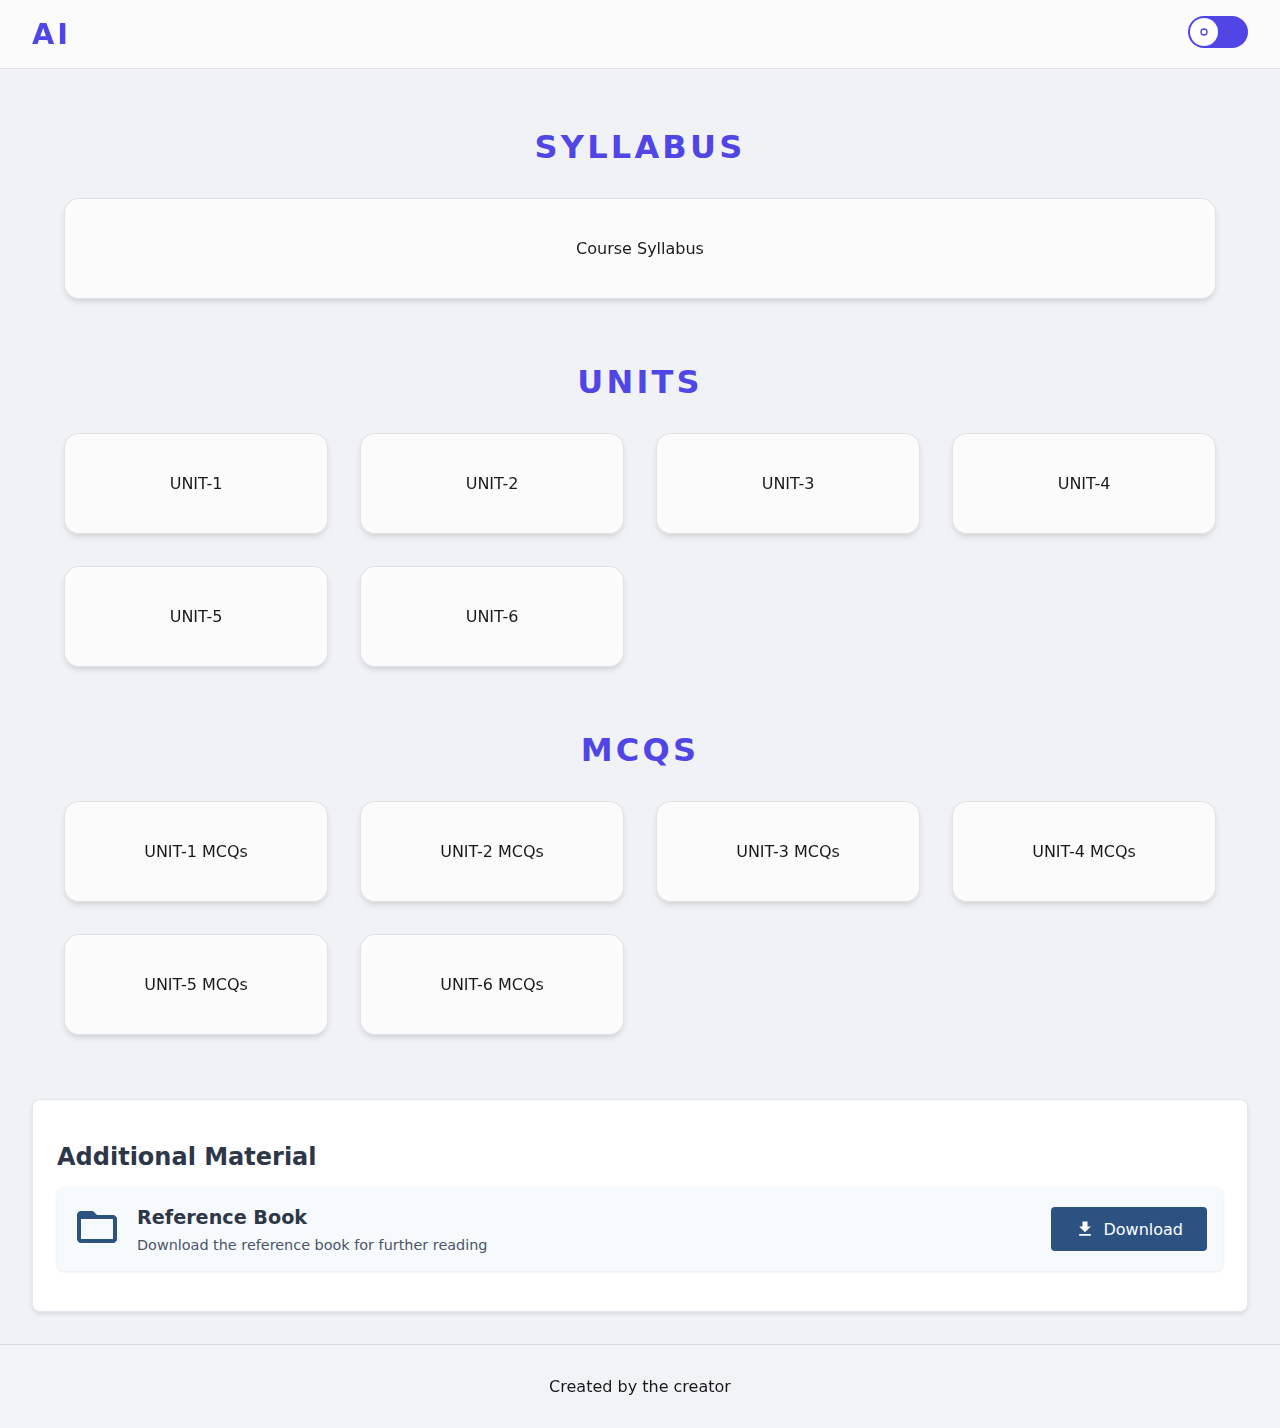
<file: AI/index.html>
<!DOCTYPE html>
<html lang="en">
<head>
    <meta charset="UTF-8">
    <meta name="viewport" content="width=device-width, initial-scale=1.0">
    <title>AI Learning</title>
    <link rel="stylesheet" href="styles.css">
    <style>
        .additional-material {
            margin-top: 2rem;
            padding: 1.5rem;
            background: #ffffff;
            border-radius: 8px;
            box-shadow: 0 2px 4px rgba(0,0,0,0.1);
            border: 1px solid #e2e8f0;
        }

        .additional-material h2 {
            color: #2d3748;
            margin-bottom: 1rem;
            font-size: 1.5rem;
        }

        .download-card {
            display: flex;
            align-items: center;
            padding: 1rem;
            background: #f7fafc;
            border-radius: 8px;
            box-shadow: 0 1px 3px rgba(0,0,0,0.1);
            margin: 1rem 0;
            gap: 1rem;
            transition: background-color 0.3s, box-shadow 0.3s;
        }

        .download-card:hover {
            background-color: #edf2f7;
            box-shadow: 0 2px 6px rgba(0,0,0,0.15);
        }

        .download-icon svg {
            fill: #2c5282;
        }

        .download-info {
            flex-grow: 1;
        }

        .download-info h3 {
            margin: 0 0 0.5rem 0;
            color: #2d3748;
            font-size: 1.2rem;
        }

        .download-info p {
            margin: 0;
            color: #4a5568;
            font-size: 0.9rem;
        }

        .download-button {
            display: inline-flex;
            align-items: center;
            gap: 0.5rem;
            padding: 0.75rem 1.5rem;
            background-color: #2c5282;
            color: white;
            text-decoration: none;
            border-radius: 4px;
            transition: background-color 0.3s;
        }

        .download-button:hover {
            background-color: #1a365d;
        }

        .download-button svg {
            fill: currentColor;
            width: 20px;
            height: 20px;
        }

        @media (prefers-color-scheme: dark) {
            .additional-material {
                background: #2d3748;
                border: 1px solid #4a5568;
            }

            .additional-material h2 {
                color: #f7fafc;
            }

            .download-card {
                background: #1a202c;
            }

            .download-icon svg {
                fill: #90cdf4;
            }

            .download-info h3 {
                color: #f7fafc;
            }

            .download-info p {
                color: #cbd5e0;
            }
        }
    </style>
</head>
<body>
    <header>
        <div class="logo">AI</div>
        <div class="theme-switch">
            <input type="checkbox" id="darkModeToggle" class="theme-switch__input">
            <label for="darkModeToggle" class="theme-switch__label">
                <span class="theme-switch__icon">
                    <svg class="sun-icon" viewBox="0 0 24 24"><path d="M12 15.5a3.5 3.5 0 1 0 0-7 3.5 3.5 0 0 0 0 7zm0 2a5.5 5.5 0 1 1 0-11 5.5 5.5 0 0 1 0 11zm0-15.5V5M12 19v3M4.22 6.22l2.12 2.12M17.66 17.66l2.12 2.12M1 12h3M20 12h3M4.22 17.78l2.12-2.12M17.66 6.34l2.12-2.12"/></svg>
                    <svg class="moon-icon" viewBox="0 0 24 24"><path d="M21 12.79A9 9 0 1 1 11.21 3 7 7 0 0 0 21 12.79z"/></svg>
                </span>
            </label>
        </div>
    </header>

    <main>
        <section class="section-container">
            <h2 class="section-title">Syllabus</h2>
            <div class="units-container">
                <a href="syllabus.html" class="unit-box">Course Syllabus</a>
            </div>
        </section>

        <section class="section-container">
            <h2 class="section-title">Units</h2>
            <div class="units-container">
                <a href="unit1.html" class="unit-box">UNIT-1</a>
                <a href="unit2.html" class="unit-box">UNIT-2</a>
                <a href="unit3.html" class="unit-box">UNIT-3</a>
                <a href="unit4.html" class="unit-box">UNIT-4</a>
                <a href="unit5.html" class="unit-box">UNIT-5</a>
                <a href="unit6.html" class="unit-box">UNIT-6</a>
            </div>
        </section>

        <section class="section-container">
            <h2 class="section-title">MCQs</h2>
            <div class="units-container">
                <a href="mcq1.html" class="unit-box">UNIT-1 MCQs</a>
                <a href="mcq2.html" class="unit-box">UNIT-2 MCQs</a>
                <a href="mcq3.html" class="unit-box">UNIT-3 MCQs</a>
                <a href="mcq4.html" class="unit-box">UNIT-4 MCQs</a>
                <a href="mcq5.html" class="unit-box">UNIT-5 MCQs</a>
                <a href="mcq6.html" class="unit-box">UNIT-6 MCQs</a>
            </div>
        </section>

        <div class="additional-material">
            <h2>Additional Material</h2>
            <div class="download-card">
                <div class="download-icon">
                    <svg viewBox="0 0 24 24" width="48" height="48">
                        <path d="M20 6h-8l-2-2H4c-1.1 0-1.99.9-1.99 2L2 18c0 1.1.9 2 2 2h16c1.1 0 2-.9 2-2V8c0-1.1-.9-2-2-2zm0 12H4V8h16v10z"/>
                    </svg>
                </div>
                <div class="download-info">
                    <h3>Reference Book</h3>
                    <p>Download the reference book for further reading</p>
                </div>
                <a href="book.pdf" download class="download-button">
                    <svg viewBox="0 0 24 24" width="24" height="24">
                        <path d="M19 9h-4V3H9v6H5l7 7 7-7zM5 18v2h14v-2H5z"/>
                    </svg>
                    Download
                </a>
            </div>
        </div>
    </main>

    <footer>
        <p>Created by the creator</p>
    </footer>

    <script src="script.js"></script>
</body>
</html>
</file>
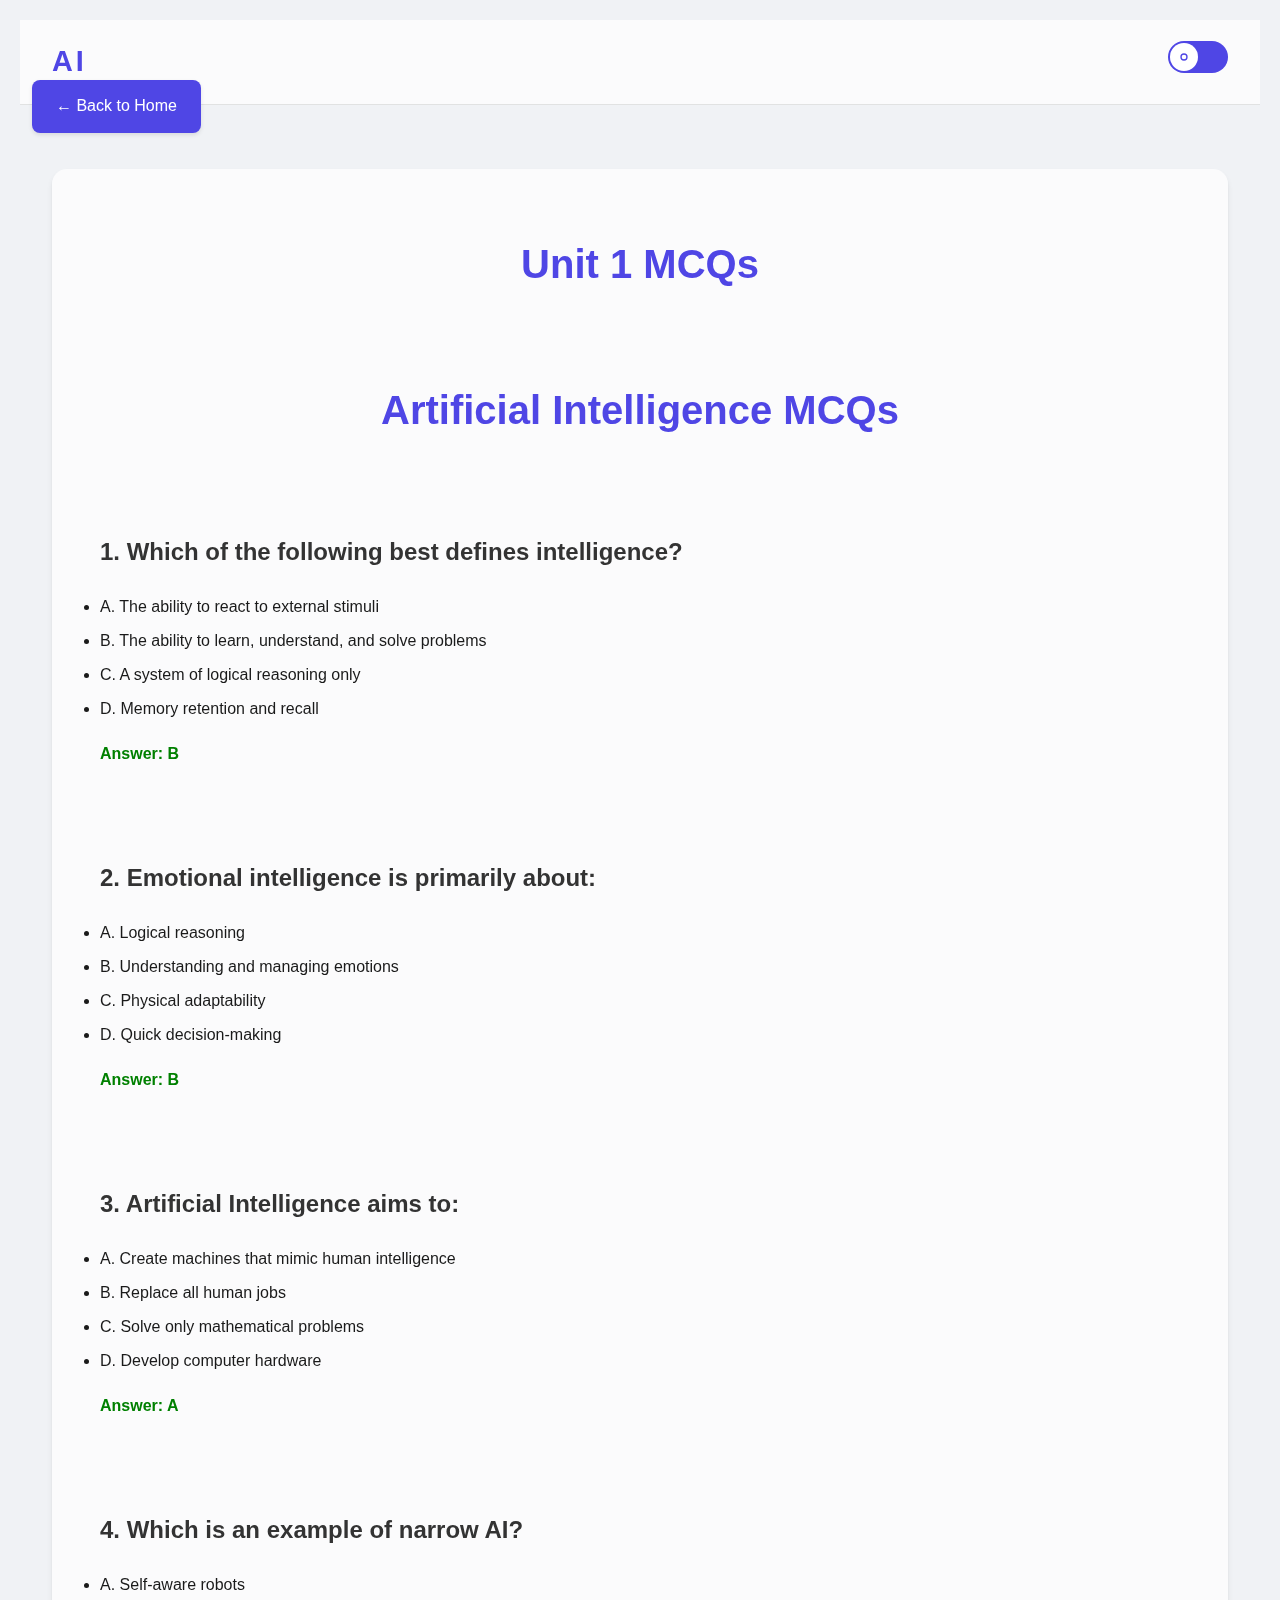
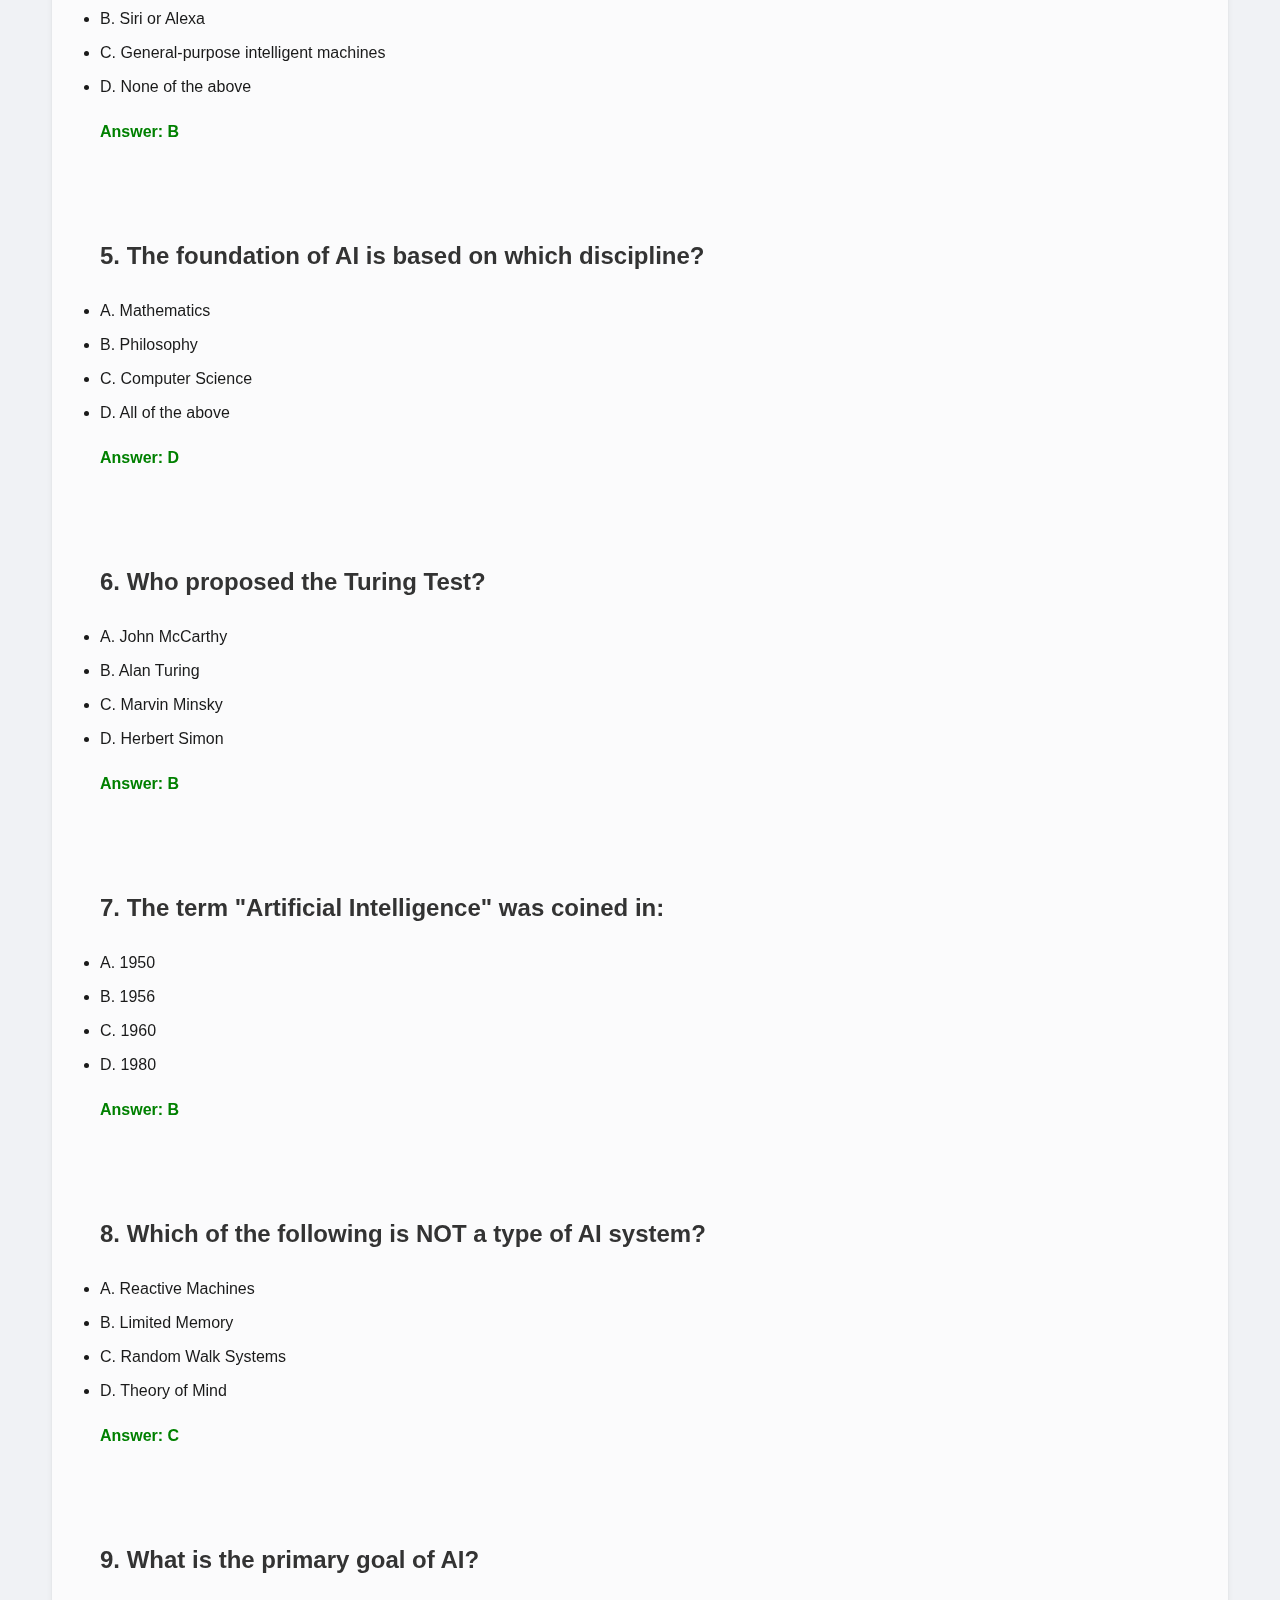
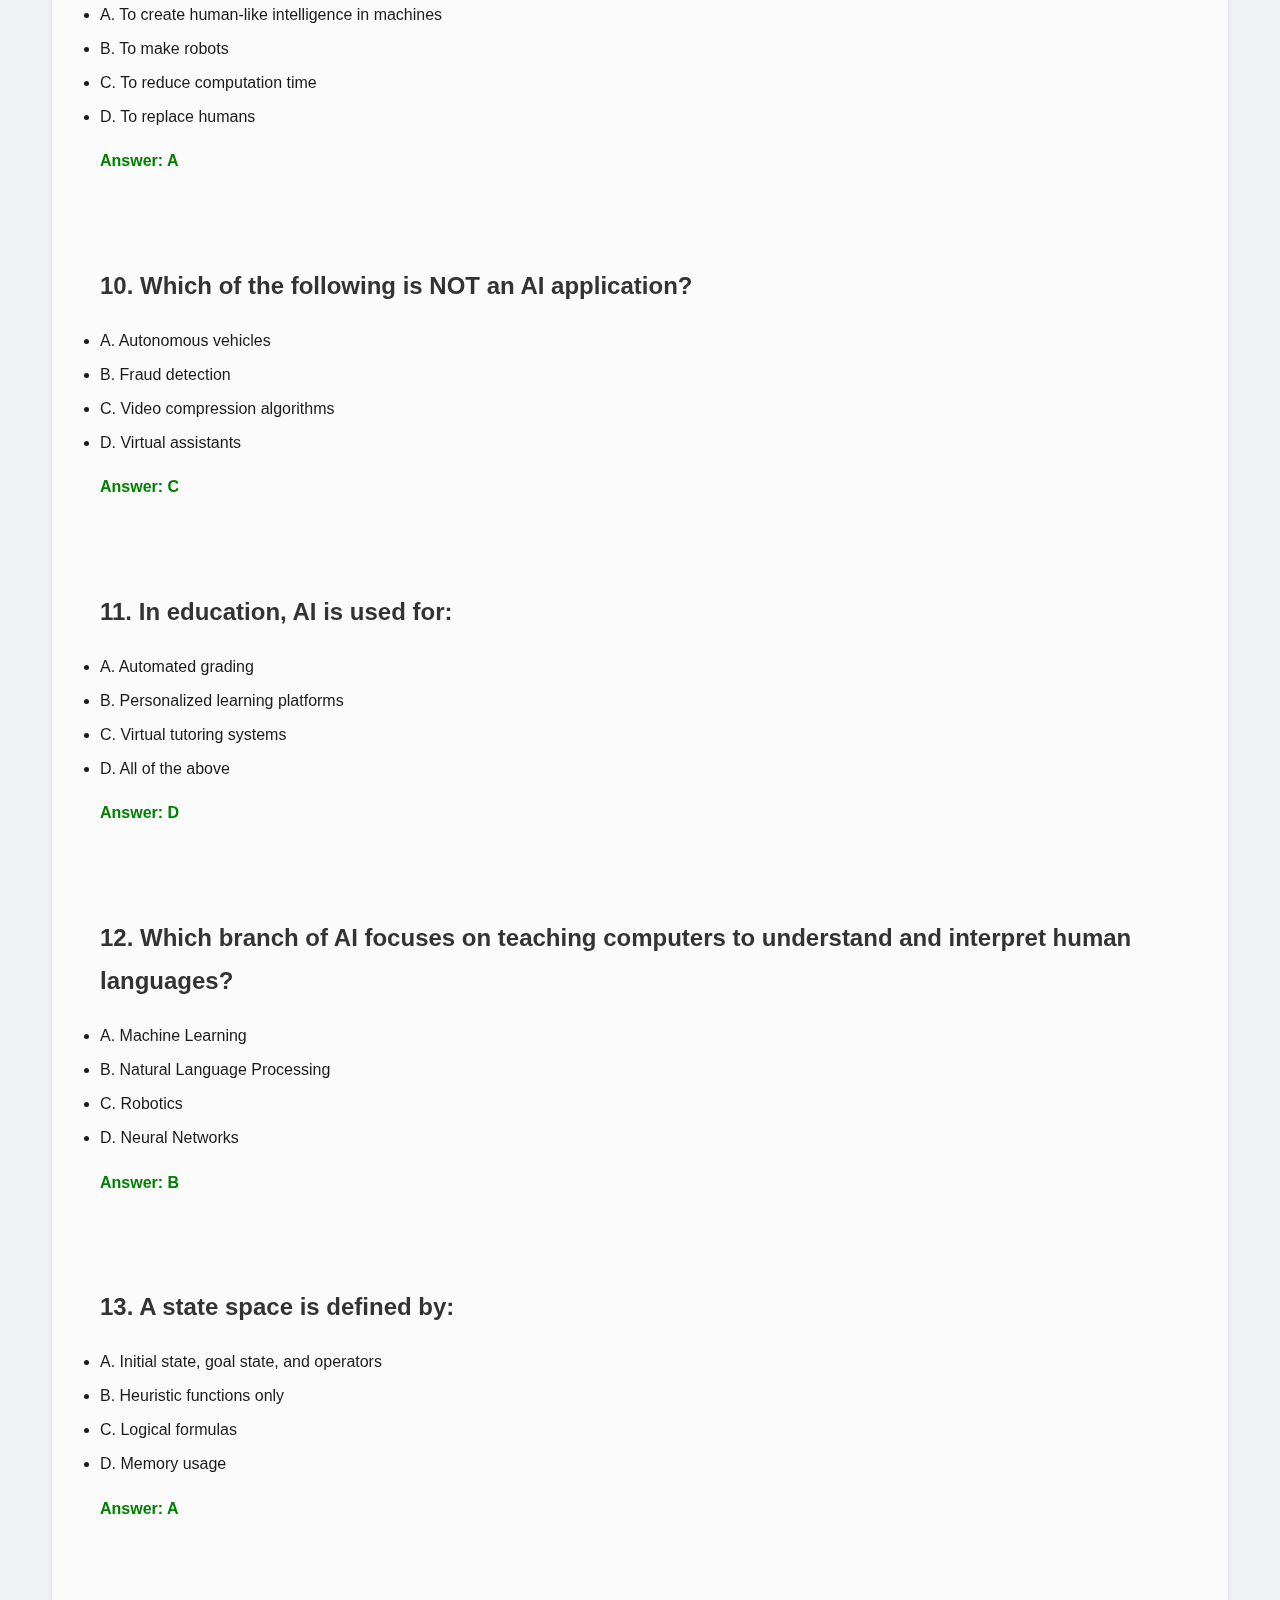
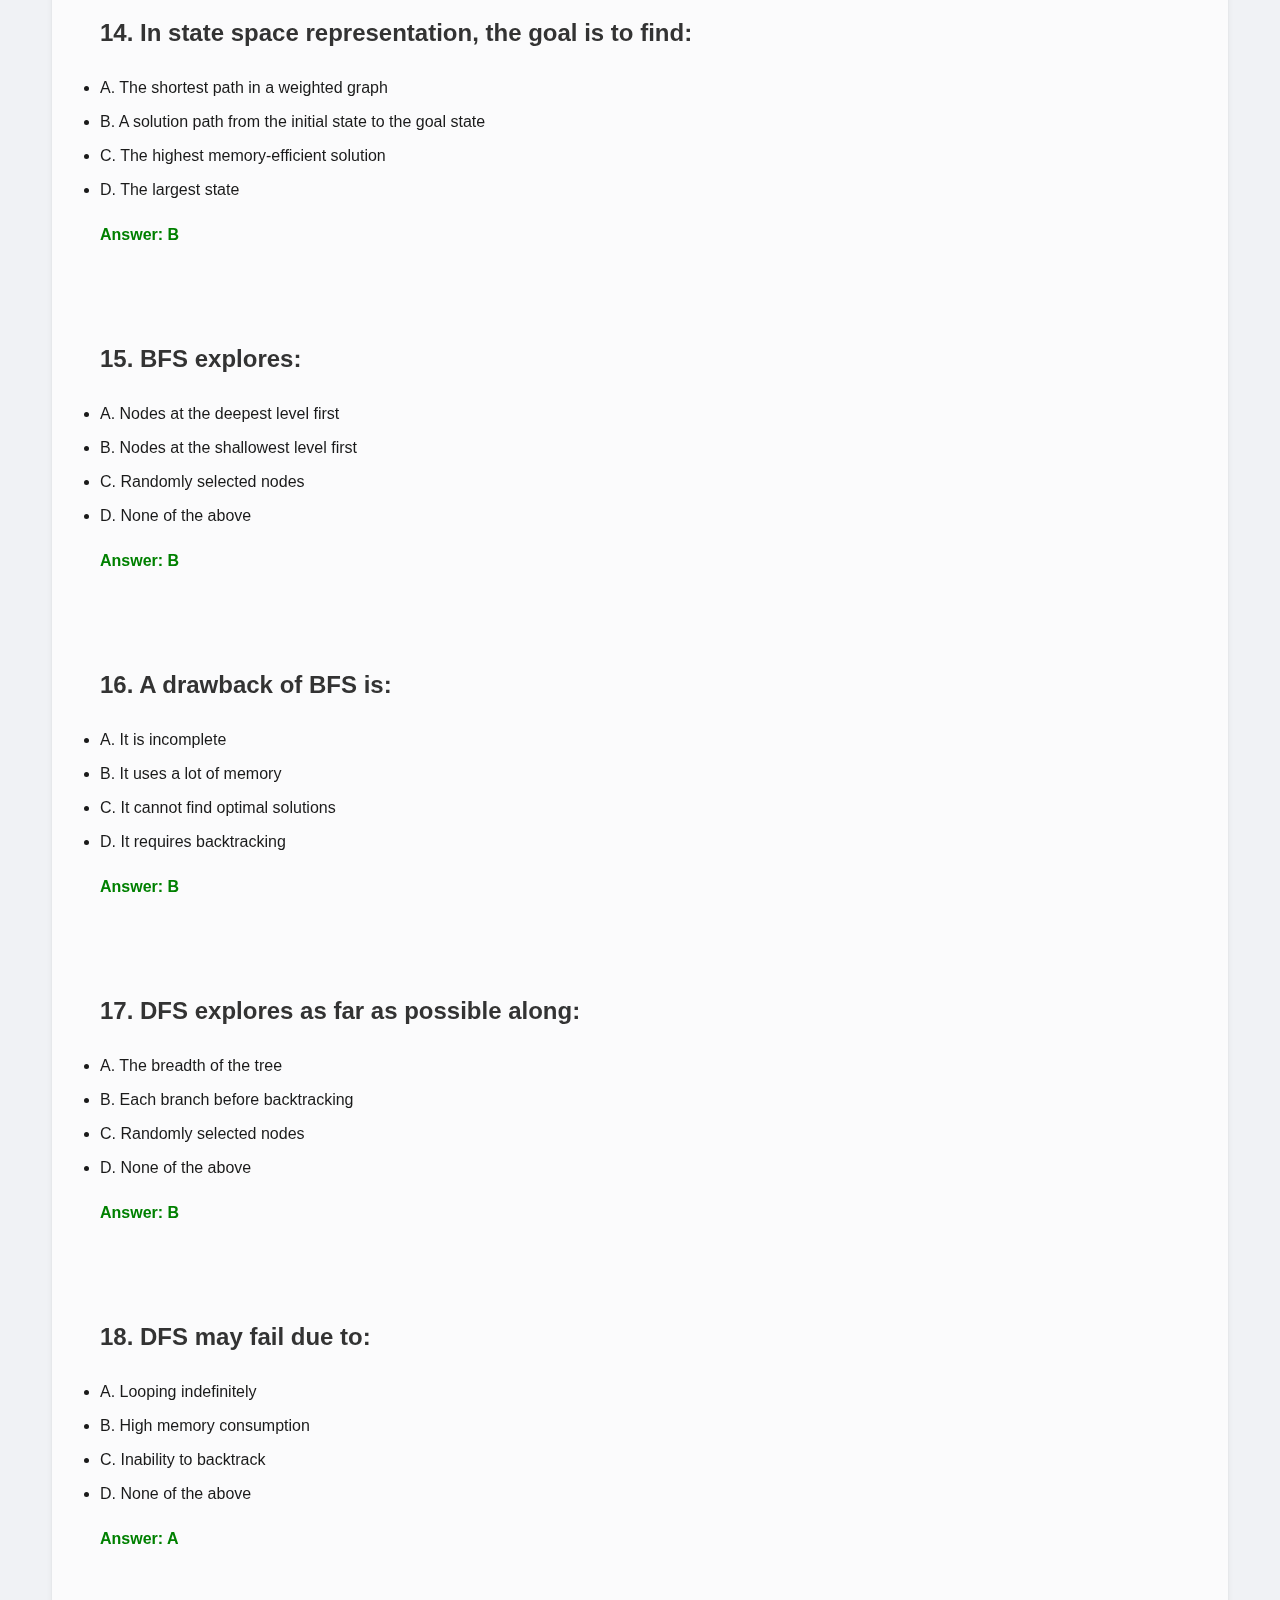
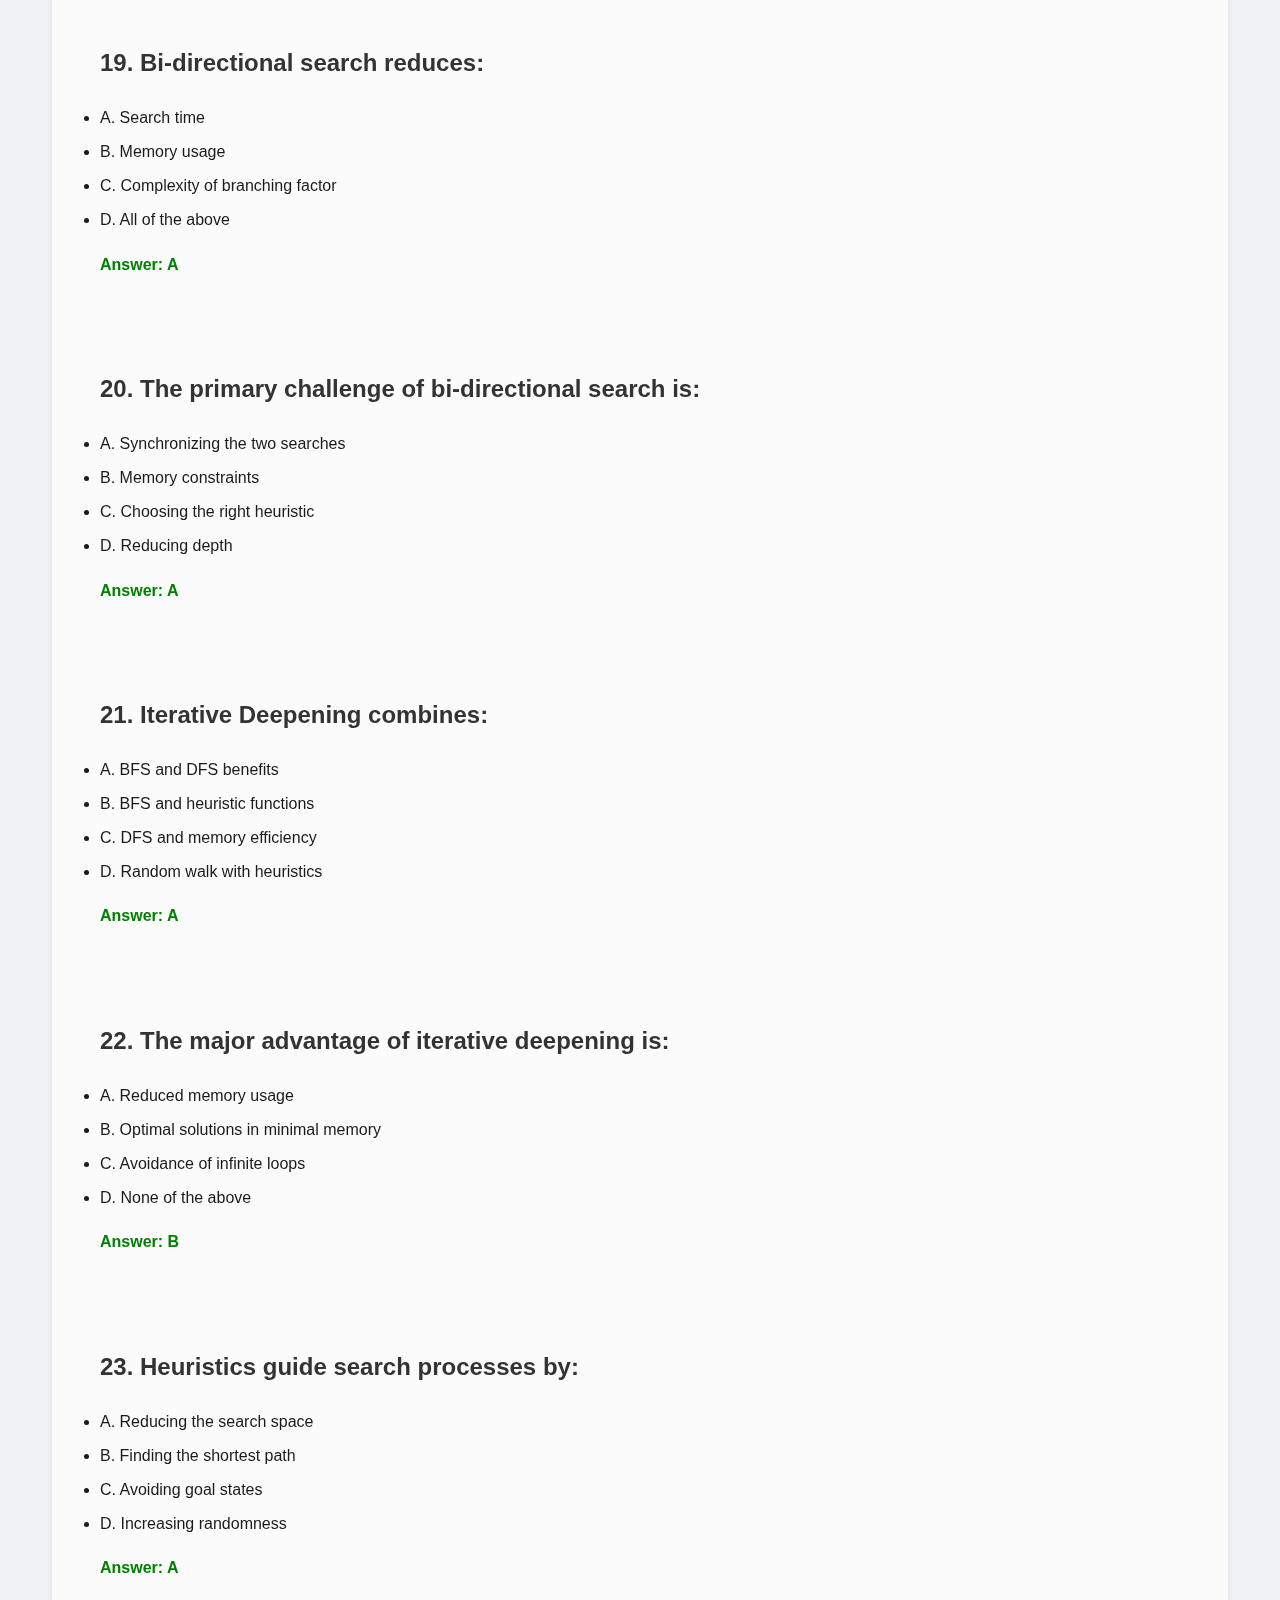
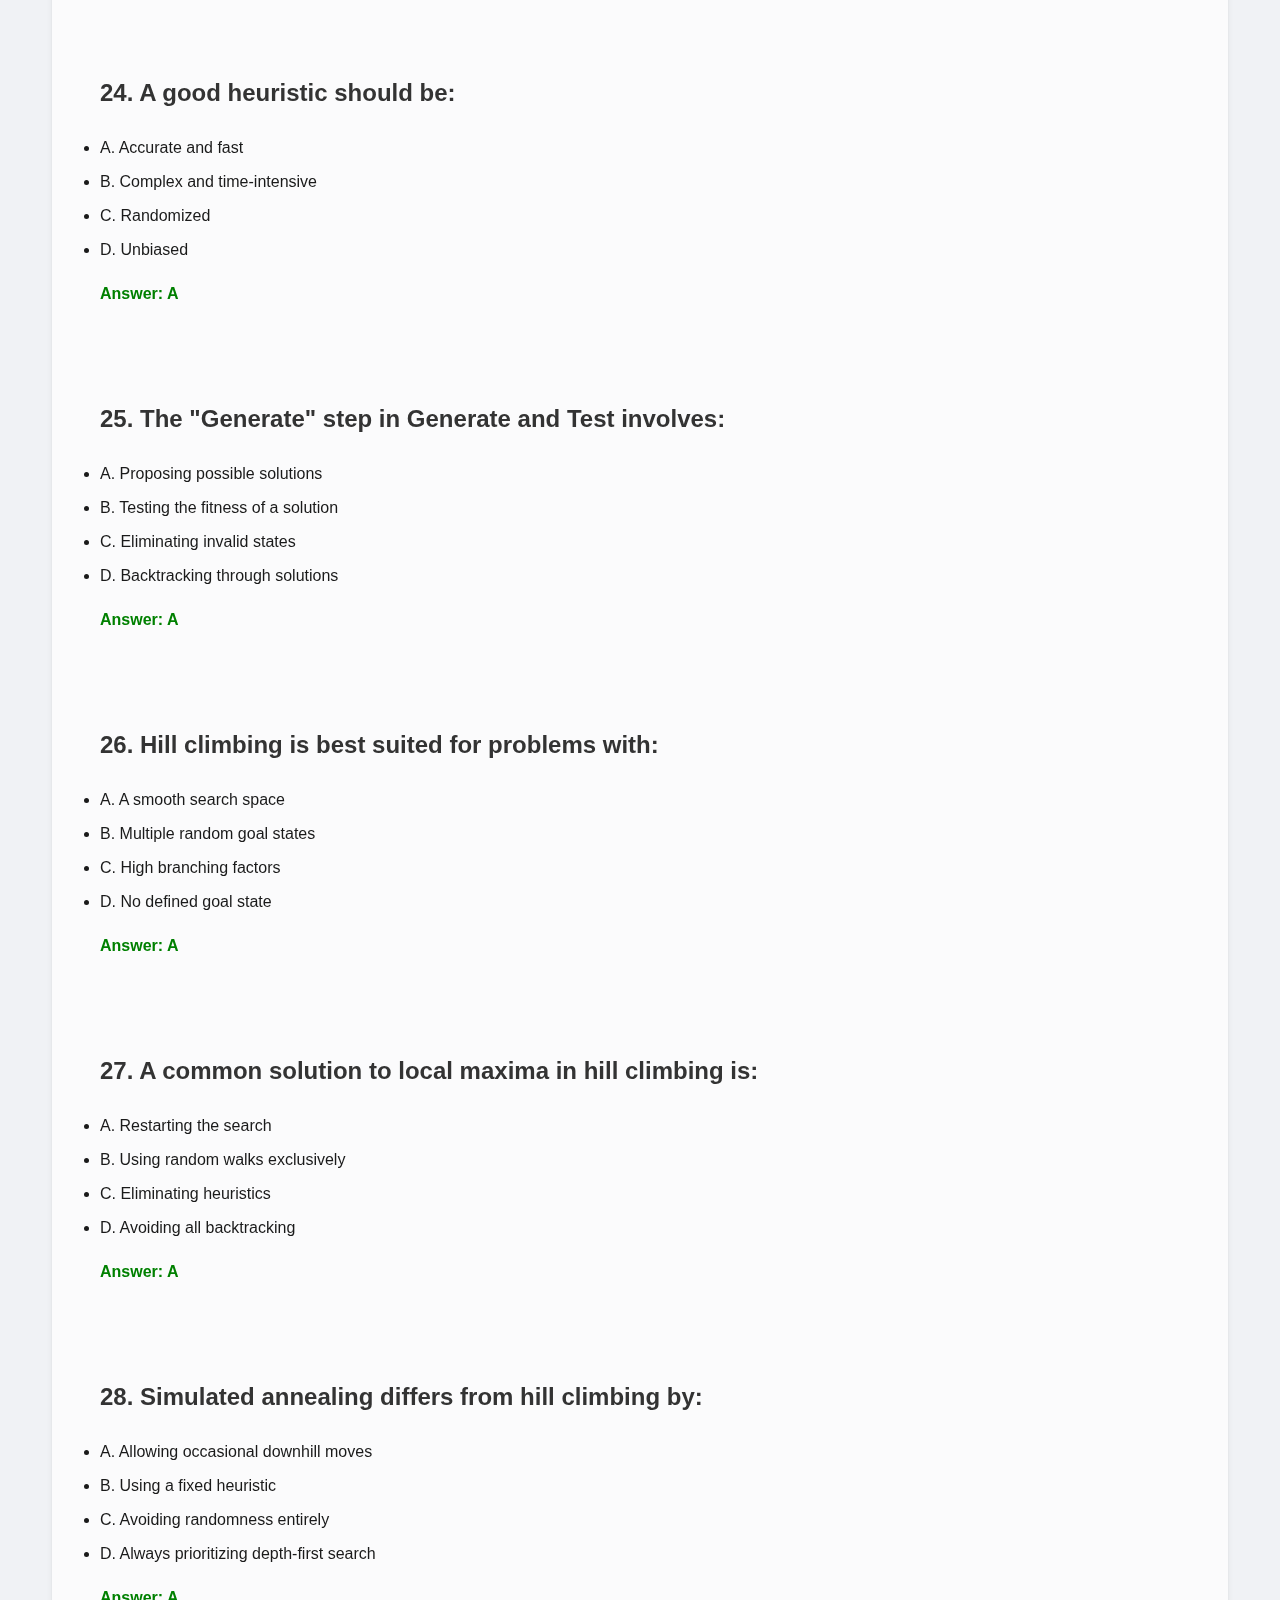
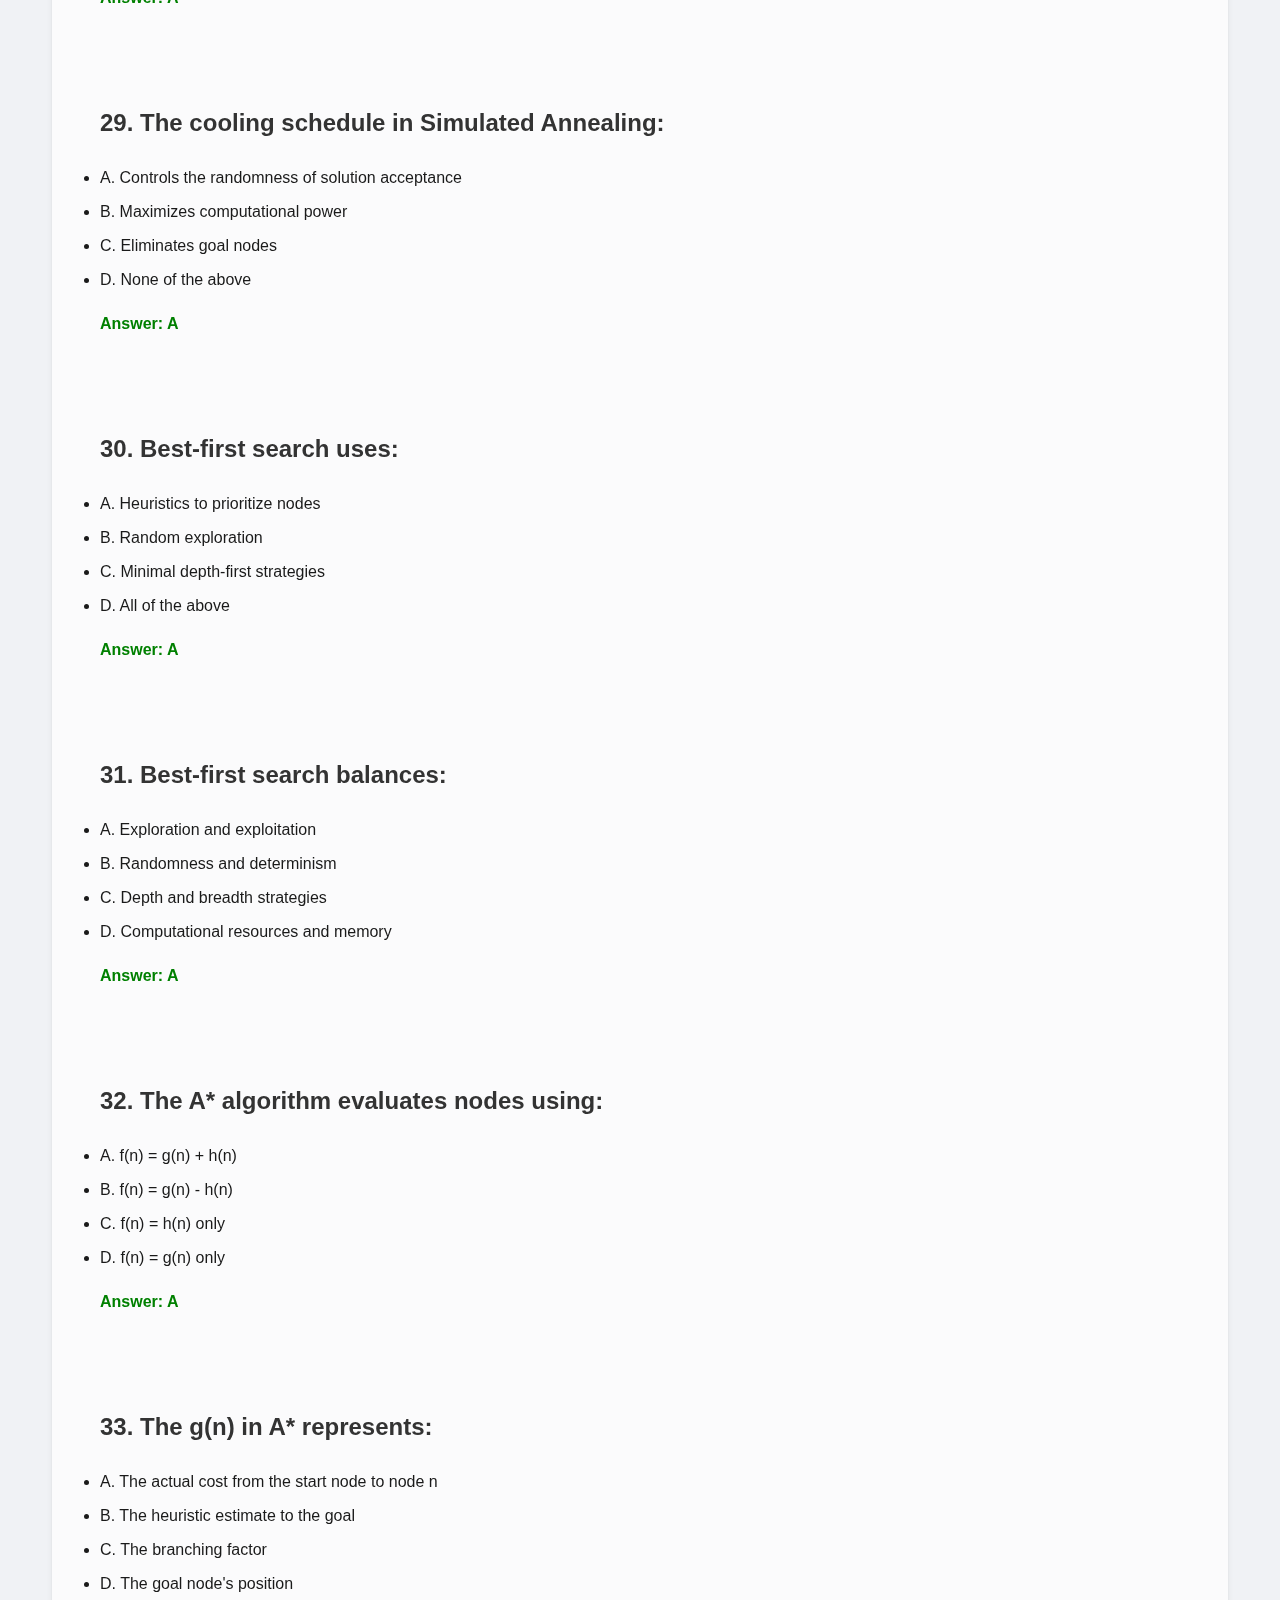
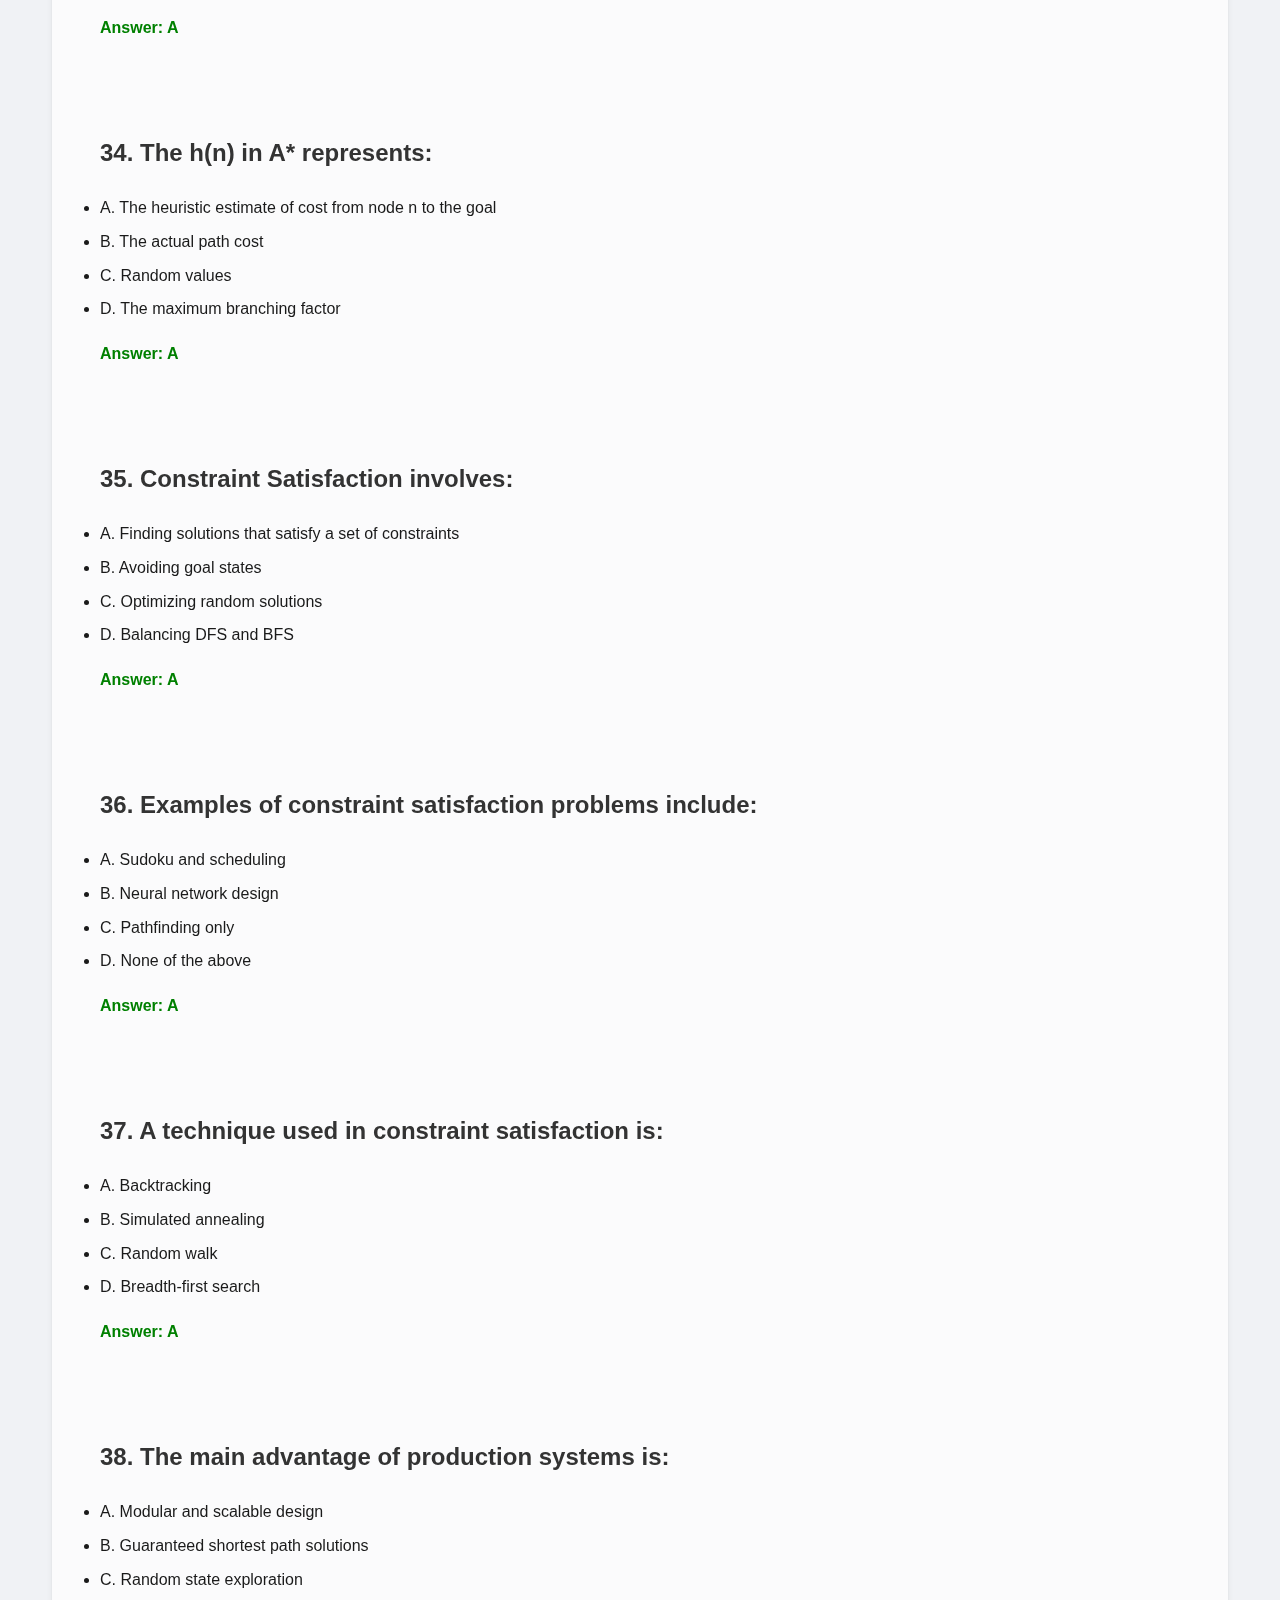
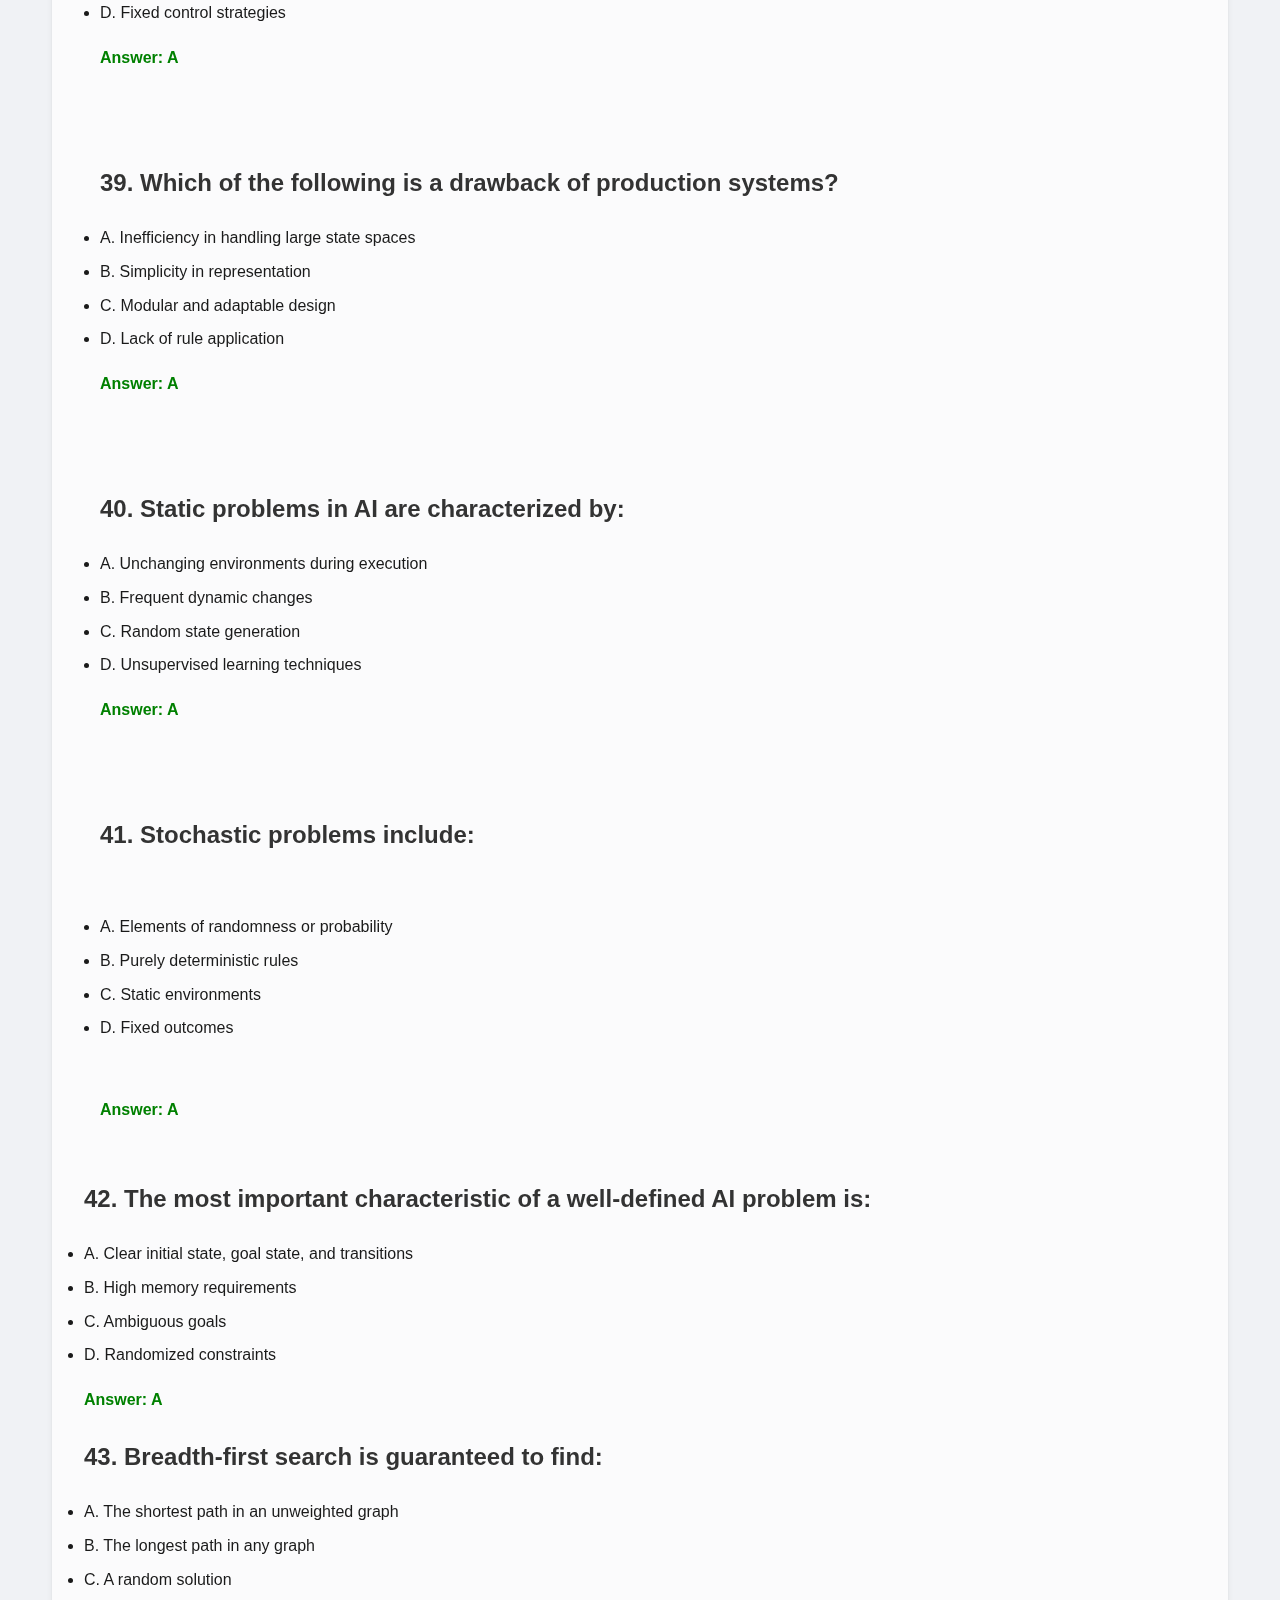
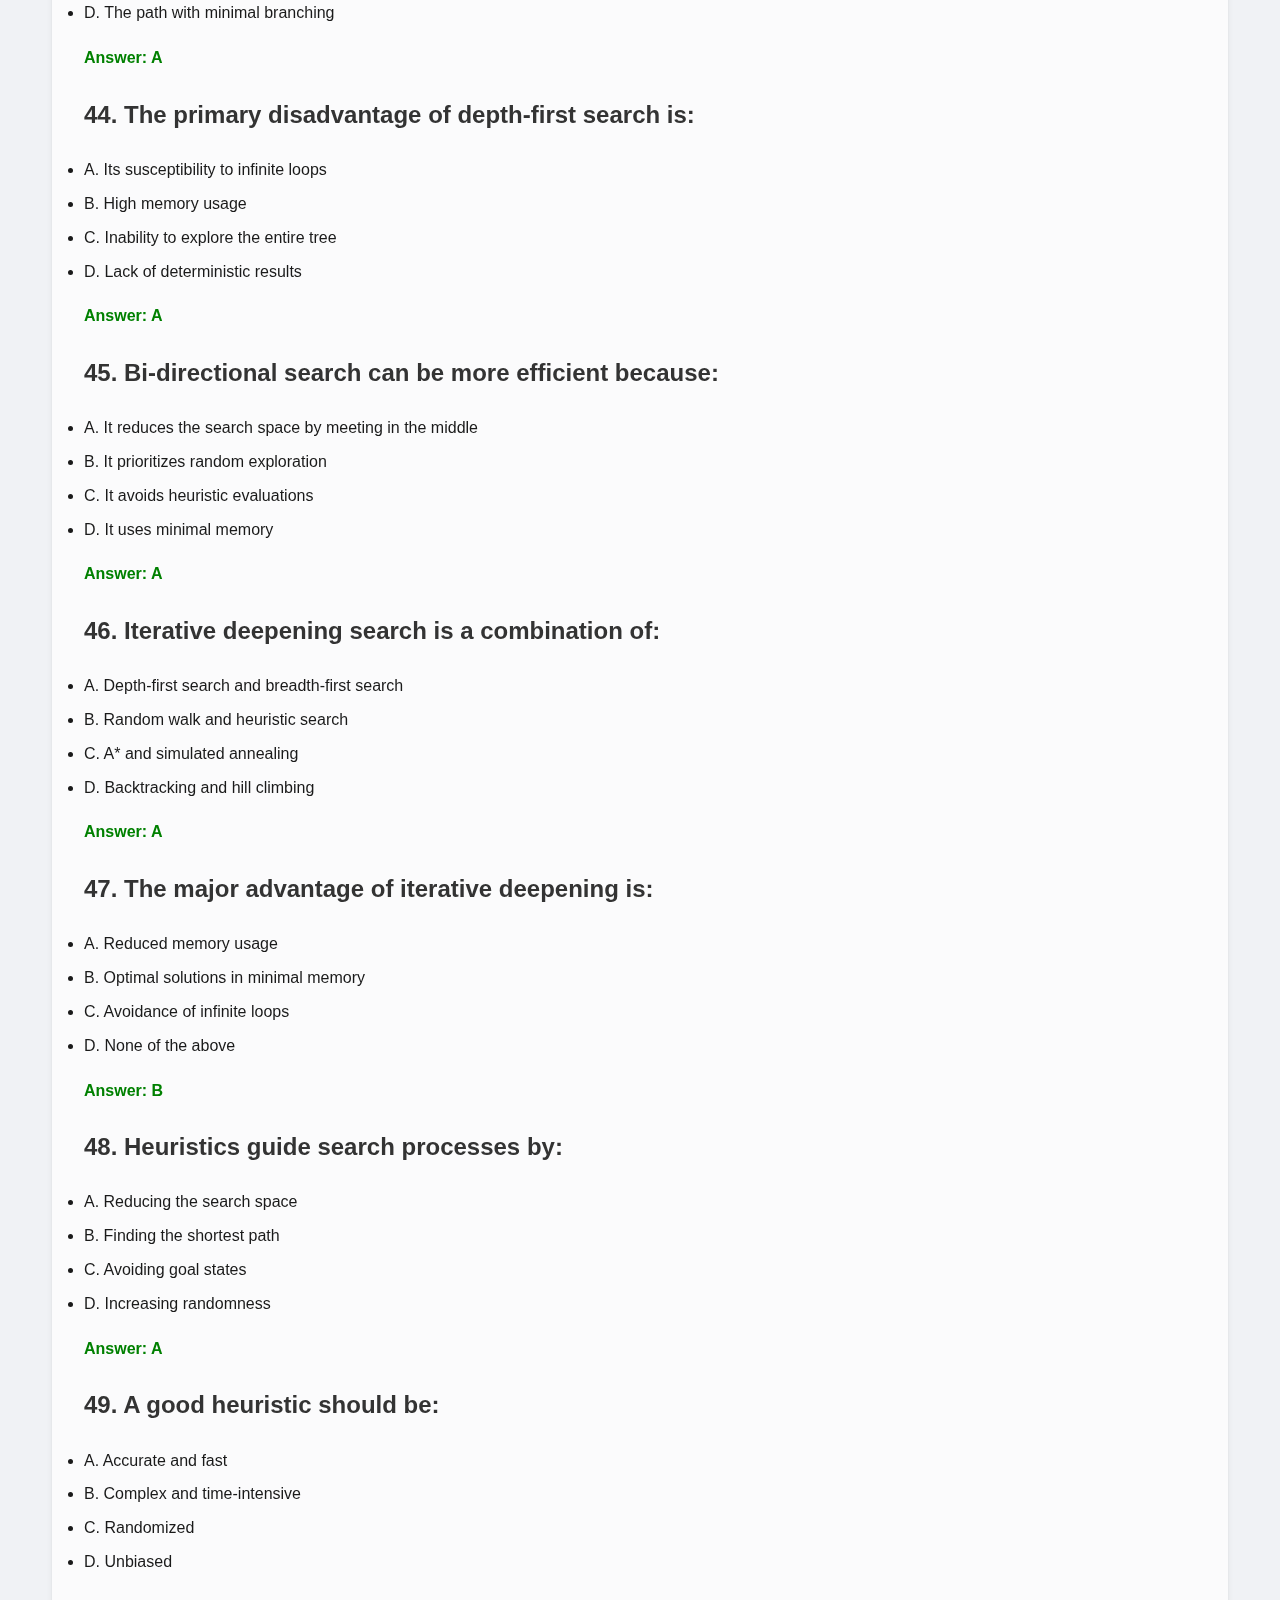
<file: AI/mcq1.html>
<!DOCTYPE html>
<html lang="en">
<head>
    <meta charset="UTF-8">
    <meta name="viewport" content="width=device-width, initial-scale=1.0">
    <title>Unit 1 MCQs - AI Learning</title>
    <link rel="stylesheet" href="styles.css">
</head>
<body>
    <header>
        <div class="logo">AI</div>
        <div class="theme-switch">
            <input type="checkbox" id="darkModeToggle" class="theme-switch__input">
            <label for="darkModeToggle" class="theme-switch__label">
                <span class="theme-switch__icon">
                    <svg class="sun-icon" viewBox="0 0 24 24"><path d="M12 15.5a3.5 3.5 0 1 0 0-7 3.5 3.5 0 0 0 0 7zm0 2a5.5 5.5 0 1 1 0-11 5.5 5.5 0 0 1 0 11zm0-15.5V5M12 19v3M4.22 6.22l2.12 2.12M17.66 17.66l2.12 2.12M1 12h3M20 12h3M4.22 17.78l2.12-2.12M17.66 6.34l2.12-2.12"/></svg>
                    <svg class="moon-icon" viewBox="0 0 24 24"><path d="M21 12.79A9 9 0 1 1 11.21 3 7 7 0 0 0 21 12.79z"/></svg>
                </span>
            </label>
        </div>
    </header>

    <main>
        <a href="index.html" class="back-button">← Back to Home</a>
        <div class="content">
            <h1>Unit 1 MCQs</h1>
            <div class="mcq-container">
                <!-- Add MCQs here -->
                <title>Artificial Intelligence MCQs</title>
                <style>
                    body {
                        font-family: Arial, sans-serif;
                        line-height: 1.8;
                        margin: 20px;
                    }
                    h1, h2 {
                        color: #333;
                    }
                    h1 {
                        text-align: center;
                    }
                    .question {
                        margin-bottom: 20px;
                    }
                    ul {
                        margin: 0;
                        padding: 0;
                    }
                    li {
                        margin: 5px 0;
                    }
                    .answer {
                        font-weight: bold;
                        color: green;
                    }
                </style>
            </head>
            <body>
            
                <h1>Artificial Intelligence MCQs</h1>
            
                <div class="question">
                    <h2>1. Which of the following best defines intelligence?</h2>
                    <ul>
                        <li>A. The ability to react to external stimuli</li>
                        <li>B. The ability to learn, understand, and solve problems</li>
                        <li>C. A system of logical reasoning only</li>
                        <li>D. Memory retention and recall</li>
                    </ul>
                    <p class="answer">Answer: B</p>
                </div>
            
                <div class="question">
                    <h2>2. Emotional intelligence is primarily about:</h2>
                    <ul>
                        <li>A. Logical reasoning</li>
                        <li>B. Understanding and managing emotions</li>
                        <li>C. Physical adaptability</li>
                        <li>D. Quick decision-making</li>
                    </ul>
                    <p class="answer">Answer: B</p>
                </div>
            
                <div class="question">
                    <h2>3. Artificial Intelligence aims to:</h2>
                    <ul>
                        <li>A. Create machines that mimic human intelligence</li>
                        <li>B. Replace all human jobs</li>
                        <li>C. Solve only mathematical problems</li>
                        <li>D. Develop computer hardware</li>
                    </ul>
                    <p class="answer">Answer: A</p>
                </div>
            
                <div class="question">
                    <h2>4. Which is an example of narrow AI?</h2>
                    <ul>
                        <li>A. Self-aware robots</li>
                        <li>B. Siri or Alexa</li>
                        <li>C. General-purpose intelligent machines</li>
                        <li>D. None of the above</li>
                    </ul>
                    <p class="answer">Answer: B</p>
                </div>
            
                <div class="question">
                    <h2>5. The foundation of AI is based on which discipline?</h2>
                    <ul>
                        <li>A. Mathematics</li>
                        <li>B. Philosophy</li>
                        <li>C. Computer Science</li>
                        <li>D. All of the above</li>
                    </ul>
                    <p class="answer">Answer: D</p>
                </div>
            
                <div class="question">
                    <h2>6. Who proposed the Turing Test?</h2>
                    <ul>
                        <li>A. John McCarthy</li>
                        <li>B. Alan Turing</li>
                        <li>C. Marvin Minsky</li>
                        <li>D. Herbert Simon</li>
                    </ul>
                    <p class="answer">Answer: B</p>
                </div>
            
                <div class="question">
                    <h2>7. The term "Artificial Intelligence" was coined in:</h2>
                    <ul>
                        <li>A. 1950</li>
                        <li>B. 1956</li>
                        <li>C. 1960</li>
                        <li>D. 1980</li>
                    </ul>
                    <p class="answer">Answer: B</p>
                </div>
            
                <div class="question">
                    <h2>8. Which of the following is NOT a type of AI system?</h2>
                    <ul>
                        <li>A. Reactive Machines</li>
                        <li>B. Limited Memory</li>
                        <li>C. Random Walk Systems</li>
                        <li>D. Theory of Mind</li>
                    </ul>
                    <p class="answer">Answer: C</p>
                </div>
            
                <div class="question">
                    <h2>9. What is the primary goal of AI?</h2>
                    <ul>
                        <li>A. To create human-like intelligence in machines</li>
                        <li>B. To make robots</li>
                        <li>C. To reduce computation time</li>
                        <li>D. To replace humans</li>
                    </ul>
                    <p class="answer">Answer: A</p>
                </div>
            
                <div class="question">
                    <h2>10. Which of the following is NOT an AI application?</h2>
                    <ul>
                        <li>A. Autonomous vehicles</li>
                        <li>B. Fraud detection</li>
                        <li>C. Video compression algorithms</li>
                        <li>D. Virtual assistants</li>
                    </ul>
                    <p class="answer">Answer: C</p>
                </div>
            
                <div class="question">
                    <h2>11. In education, AI is used for:</h2>
                    <ul>
                        <li>A. Automated grading</li>
                        <li>B. Personalized learning platforms</li>
                        <li>C. Virtual tutoring systems</li>
                        <li>D. All of the above</li>
                    </ul>
                    <p class="answer">Answer: D</p>
                </div>
            
                <div class="question">
                    <h2>12. Which branch of AI focuses on teaching computers to understand and interpret human languages?</h2>
                    <ul>
                        <li>A. Machine Learning</li>
                        <li>B. Natural Language Processing</li>
                        <li>C. Robotics</li>
                        <li>D. Neural Networks</li>
                    </ul>
                    <p class="answer">Answer: B</p>
                </div>
            
                <div class="question">
                    <h2>13. A state space is defined by:</h2>
                    <ul>
                        <li>A. Initial state, goal state, and operators</li>
                        <li>B. Heuristic functions only</li>
                        <li>C. Logical formulas</li>
                        <li>D. Memory usage</li>
                    </ul>
                    <p class="answer">Answer: A</p>
                </div>
            
                <div class="question">
                    <h2>14. In state space representation, the goal is to find:</h2>
                    <ul>
                        <li>A. The shortest path in a weighted graph</li>
                        <li>B. A solution path from the initial state to the goal state</li>
                        <li>C. The highest memory-efficient solution</li>
                        <li>D. The largest state</li>
                    </ul>
                    <p class="answer">Answer: B</p>
                </div>
            
                <div class="question">
                    <h2>15. BFS explores:</h2>
                    <ul>
                        <li>A. Nodes at the deepest level first</li>
                        <li>B. Nodes at the shallowest level first</li>
                        <li>C. Randomly selected nodes</li>
                        <li>D. None of the above</li>
                    </ul>
                    <p class="answer">Answer: B</p>
                </div>
            
                <div class="question">
                    <h2>16. A drawback of BFS is:</h2>
                    <ul>
                        <li>A. It is incomplete</li>
                        <li>B. It uses a lot of memory</li>
                        <li>C. It cannot find optimal solutions</li>
                        <li>D. It requires backtracking</li>
                    </ul>
                    <p class="answer">Answer: B</p>
                </div>
            
                <div class="question">
                    <h2>17. DFS explores as far as possible along:</h2>
                    <ul>
                        <li>A. The breadth of the tree</li>
                        <li>B. Each branch before backtracking</li>
                        <li>C. Randomly selected nodes</li>
                        <li>D. None of the above</li>
                    </ul>
                    <p class="answer">Answer: B</p>
                </div>
            
                <div class="question">
                    <h2>18. DFS may fail due to:</h2>
                    <ul>
                        <li>A. Looping indefinitely</li>
                        <li>B. High memory consumption</li>
                        <li>C. Inability to backtrack</li>
                        <li>D. None of the above</li>
                    </ul>
                    <p class="answer">Answer: A</p>
                </div>
            
                <div class="question">
                    <h2>19. Bi-directional search reduces:</h2>
                    <ul>
                        <li>A. Search time</li>
                        <li>B. Memory usage</li>
                        <li>C. Complexity of branching factor</li>
                        <li>D. All of the above</li>
                    </ul>
                    <p class="answer">Answer: A</p>
                </div>
            
                <div class="question">
                    <h2>20. The primary challenge of bi-directional search is:</h2>
                    <ul>
                        <li>A. Synchronizing the two searches</li>
                        <li>B. Memory constraints</li>
                        <li>C. Choosing the right heuristic</li>
                        <li>D. Reducing depth</li>
                    </ul>
                    <p class="answer">Answer: A</p>
                </div>
            
                <div class="question">
                    <h2>21. Iterative Deepening combines:</h2>
                    <ul>
                        <li>A. BFS and DFS benefits</li>
                        <li>B. BFS and heuristic functions</li>
                        <li>C. DFS and memory efficiency</li>
                        <li>D. Random walk with heuristics</li>
                    </ul>
                    <p class="answer">Answer: A</p>
                </div>
            
                <div class="question">
                    <h2>22. The major advantage of iterative deepening is:</h2>
                    <ul>
                        <li>A. Reduced memory usage</li>
                        <li>B. Optimal solutions in minimal memory</li>
                        <li>C. Avoidance of infinite loops</li>
                        <li>D. None of the above</li>
                    </ul>
                    <p class="answer">Answer: B</p>
                </div>
                <div class="question">
                    <h2>23. Heuristics guide search processes by:</h2>
                    <ul>
                        <li>A. Reducing the search space</li>
                        <li>B. Finding the shortest path</li>
                        <li>C. Avoiding goal states</li>
                        <li>D. Increasing randomness</li>
                    </ul>
                    <p class="answer">Answer: A</p>
                </div>
            
                <div class="question">
                    <h2>24. A good heuristic should be:</h2>
                    <ul>
                        <li>A. Accurate and fast</li>
                        <li>B. Complex and time-intensive</li>
                        <li>C. Randomized</li>
                        <li>D. Unbiased</li>
                    </ul>
                    <p class="answer">Answer: A</p>
                </div>
            
                <div class="question">
                    <h2>25. The "Generate" step in Generate and Test involves:</h2>
                    <ul>
                        <li>A. Proposing possible solutions</li>
                        <li>B. Testing the fitness of a solution</li>
                        <li>C. Eliminating invalid states</li>
                        <li>D. Backtracking through solutions</li>
                    </ul>
                    <p class="answer">Answer: A</p>
                </div>
            
                <div class="question">
                    <h2>26. Hill climbing is best suited for problems with:</h2>
                    <ul>
                        <li>A. A smooth search space</li>
                        <li>B. Multiple random goal states</li>
                        <li>C. High branching factors</li>
                        <li>D. No defined goal state</li>
                    </ul>
                    <p class="answer">Answer: A</p>
                </div>
            
                <div class="question">
                    <h2>27. A common solution to local maxima in hill climbing is:</h2>
                    <ul>
                        <li>A. Restarting the search</li>
                        <li>B. Using random walks exclusively</li>
                        <li>C. Eliminating heuristics</li>
                        <li>D. Avoiding all backtracking</li>
                    </ul>
                    <p class="answer">Answer: A</p>
                </div>
            
                <div class="question">
                    <h2>28. Simulated annealing differs from hill climbing by:</h2>
                    <ul>
                        <li>A. Allowing occasional downhill moves</li>
                        <li>B. Using a fixed heuristic</li>
                        <li>C. Avoiding randomness entirely</li>
                        <li>D. Always prioritizing depth-first search</li>
                    </ul>
                    <p class="answer">Answer: A</p>
                </div>
            
                <div class="question">
                    <h2>29. The cooling schedule in Simulated Annealing:</h2>
                    <ul>
                        <li>A. Controls the randomness of solution acceptance</li>
                        <li>B. Maximizes computational power</li>
                        <li>C. Eliminates goal nodes</li>
                        <li>D. None of the above</li>
                    </ul>
                    <p class="answer">Answer: A</p>
                </div>
            
                <div class="question">
                    <h2>30. Best-first search uses:</h2>
                    <ul>
                        <li>A. Heuristics to prioritize nodes</li>
                        <li>B. Random exploration</li>
                        <li>C. Minimal depth-first strategies</li>
                        <li>D. All of the above</li>
                    </ul>
                    <p class="answer">Answer: A</p>
                </div>
            
                <div class="question">
                    <h2>31. Best-first search balances:</h2>
                    <ul>
                        <li>A. Exploration and exploitation</li>
                        <li>B. Randomness and determinism</li>
                        <li>C. Depth and breadth strategies</li>
                        <li>D. Computational resources and memory</li>
                    </ul>
                    <p class="answer">Answer: A</p>
                </div>
            
                <div class="question">
                    <h2>32. The A* algorithm evaluates nodes using:</h2>
                    <ul>
                        <li>A. f(n) = g(n) + h(n)</li>
                        <li>B. f(n) = g(n) - h(n)</li>
                        <li>C. f(n) = h(n) only</li>
                        <li>D. f(n) = g(n) only</li>
                    </ul>
                    <p class="answer">Answer: A</p>
                </div>
            
                <div class="question">
                    <h2>33. The g(n) in A* represents:</h2>
                    <ul>
                        <li>A. The actual cost from the start node to node n</li>
                        <li>B. The heuristic estimate to the goal</li>
                        <li>C. The branching factor</li>
                        <li>D. The goal node's position</li>
                    </ul>
                    <p class="answer">Answer: A</p>
                </div>
            
                <div class="question">
                    <h2>34. The h(n) in A* represents:</h2>
                    <ul>
                        <li>A. The heuristic estimate of cost from node n to the goal</li>
                        <li>B. The actual path cost</li>
                        <li>C. Random values</li>
                        <li>D. The maximum branching factor</li>
                    </ul>
                    <p class="answer">Answer: A</p>
                </div>
            
                <div class="question">
                    <h2>35. Constraint Satisfaction involves:</h2>
                    <ul>
                        <li>A. Finding solutions that satisfy a set of constraints</li>
                        <li>B. Avoiding goal states</li>
                        <li>C. Optimizing random solutions</li>
                        <li>D. Balancing DFS and BFS</li>
                    </ul>
                    <p class="answer">Answer: A</p>
                </div>
            
                <div class="question">
                    <h2>36. Examples of constraint satisfaction problems include:</h2>
                    <ul>
                        <li>A. Sudoku and scheduling</li>
                        <li>B. Neural network design</li>
                        <li>C. Pathfinding only</li>
                        <li>D. None of the above</li>
                    </ul>
                    <p class="answer">Answer: A</p>
                </div>
            
                <div class="question">
                    <h2>37. A technique used in constraint satisfaction is:</h2>
                    <ul>
                        <li>A. Backtracking</li>
                        <li>B. Simulated annealing</li>
                        <li>C. Random walk</li>
                        <li>D. Breadth-first search</li>
                    </ul>
                    <p class="answer">Answer: A</p>
                </div>
            
                <div class="question">
                    <h2>38. The main advantage of production systems is:</h2>
                    <ul>
                        <li>A. Modular and scalable design</li>
                        <li>B. Guaranteed shortest path solutions</li>
                        <li>C. Random state exploration</li>
                        <li>D. Fixed control strategies</li>
                    </ul>
                    <p class="answer">Answer: A</p>
                </div>
            
                <div class="question">
                    <h2>39. Which of the following is a drawback of production systems?</h2>
                    <ul>
                        <li>A. Inefficiency in handling large state spaces</li>
                        <li>B. Simplicity in representation</li>
                        <li>C. Modular and adaptable design</li>
                        <li>D. Lack of rule application</li>
                    </ul>
                    <p class="answer">Answer: A</p>
                </div>
            
                <div class="question">
                    <h2>40. Static problems in AI are characterized by:</h2>
                    <ul>
                        <li>A. Unchanging environments during execution</li>
                        <li>B. Frequent dynamic changes</li>
                        <li>C. Random state generation</li>
                        <li>D. Unsupervised learning techniques</li>
                    </ul>
                    <p class="answer">Answer: A</p>
                </div>
                <h2>41. Stochastic problems include:</h2>
                <ul>
                    <li>A. Elements of randomness or probability</li>
                    <li>B. Purely deterministic rules</li>
                    <li>C. Static environments</li>
                    <li>D. Fixed outcomes</li>
                </ul>
                <p class="answer">Answer: A</p>
            </div>
                <div class="question">
                    <h2>42. The most important characteristic of a well-defined AI problem is:</h2>
                    <ul>
                        <li>A. Clear initial state, goal state, and transitions</li>
                        <li>B. High memory requirements</li>
                        <li>C. Ambiguous goals</li>
                        <li>D. Randomized constraints</li>
                    </ul>
                    <p class="answer">Answer: A</p>
                </div>
            
                <div class="question">
                    <h2>43. Breadth-first search is guaranteed to find:</h2>
                    <ul>
                        <li>A. The shortest path in an unweighted graph</li>
                        <li>B. The longest path in any graph</li>
                        <li>C. A random solution</li>
                        <li>D. The path with minimal branching</li>
                    </ul>
                    <p class="answer">Answer: A</p>
                </div>
            
                <div class="question">
                    <h2>44. The primary disadvantage of depth-first search is:</h2>
                    <ul>
                        <li>A. Its susceptibility to infinite loops</li>
                        <li>B. High memory usage</li>
                        <li>C. Inability to explore the entire tree</li>
                        <li>D. Lack of deterministic results</li>
                    </ul>
                    <p class="answer">Answer: A</p>
                </div>
            
                <div class="question">
                    <h2>45. Bi-directional search can be more efficient because:</h2>
                    <ul>
                        <li>A. It reduces the search space by meeting in the middle</li>
                        <li>B. It prioritizes random exploration</li>
                        <li>C. It avoids heuristic evaluations</li>
                        <li>D. It uses minimal memory</li>
                    </ul>
                    <p class="answer">Answer: A</p>
                </div>
            
                <div class="question">
                    <h2>46. Iterative deepening search is a combination of:</h2>
                    <ul>
                        <li>A. Depth-first search and breadth-first search</li>
                        <li>B. Random walk and heuristic search</li>
                        <li>C. A* and simulated annealing</li>
                        <li>D. Backtracking and hill climbing</li>
                    </ul>
                    <p class="answer">Answer: A</p>
                </div>
            
                <div class="question">
                    <h2>47. The major advantage of iterative deepening is:</h2>
                    <ul>
                        <li>A. Reduced memory usage</li>
                        <li>B. Optimal solutions in minimal memory</li>
                        <li>C. Avoidance of infinite loops</li>
                        <li>D. None of the above</li>
                    </ul>
                    <p class="answer">Answer: B</p>
                </div>
            
                <div class="question">
                    <h2>48. Heuristics guide search processes by:</h2>
                    <ul>
                        <li>A. Reducing the search space</li>
                        <li>B. Finding the shortest path</li>
                        <li>C. Avoiding goal states</li>
                        <li>D. Increasing randomness</li>
                    </ul>
                    <p class="answer">Answer: A</p>
                </div>
            
                <div class="question">
                    <h2>49. A good heuristic should be:</h2>
                    <ul>
                        <li>A. Accurate and fast</li>
                        <li>B. Complex and time-intensive</li>
                        <li>C. Randomized</li>
                        <li>D. Unbiased</li>
                    </ul>
                    <p class="answer">Answer: A</p>
                </div>
            
                <div class="question">
                    <h2>50. The "Generate" step in Generate and Test involves:</h2>
                    <ul>
                        <li>A. Proposing possible solutions</li>
                        <li>B. Testing the fitness of a solution</li>
                        <li>C. Eliminating invalid states</li>
                        <li>D. Backtracking through solutions</li>
                    </ul>
                    <p class="answer">Answer: A</p>
                </div>
            
                <div class="question">
                    <h2>51. Hill climbing is best suited for problems with:</h2>
                    <ul>
                        <li>A. A smooth search space</li>
                        <li>B. Multiple random goal states</li>
                        <li>C. High branching factors</li>
                        <li>D. No defined goal state</li>
                    </ul>
                    <p class="answer">Answer: A</p>
                </div>
            
                <div class="question">
                    <h2>52. A common solution to local maxima in hill climbing is:</h2>
                    <ul>
                        <li>A. Restarting the search</li>
                        <li>B. Using random walks exclusively</li>
                        <li>C. Eliminating heuristics</li>
                        <li>D. Avoiding all backtracking</li>
                    </ul>
                    <p class="answer">Answer: A</p>
                </div>
            
                <div class="question">
                    <h2>53. Simulated annealing differs from hill climbing by:</h2>
                    <ul>
                        <li>A. Allowing occasional downhill moves</li>
                        <li>B. Using a fixed heuristic</li>
                        <li>C. Avoiding randomness entirely</li>
                        <li>D. Always prioritizing depth-first search</li>
                    </ul>
                    <p class="answer">Answer: A</p>
                </div>
            
                <div class="question">
                    <h2>54. The cooling schedule in Simulated Annealing:</h2>
                    <ul>
                        <li>A. Controls the randomness of solution acceptance</li>
                        <li>B. Maximizes computational power</li>
                        <li>C. Eliminates goal nodes</li>
                        <li>D. None of the above</li>
                    </ul>
                    <p class="answer">Answer: A</p>
                </div>
            
                <div class="question">
                    <h2>55. Best-first search uses:</h2>
                    <ul>
                        <li>A. Heuristics to prioritize nodes</li>
                        <li>B. Random exploration</li>
                        <li>C. Minimal depth-first strategies</li>
                        <li>D. All of the above</li>
                    </ul>
                    <p class="answer">Answer: A</p>
                </div>
            
                <div class="question">
                    <h2>56. Best-first search balances:</h2>
                    <ul>
                        <li>A. Exploration and exploitation</li>
                        <li>B. Randomness and determinism</li>
                        <li>C. Depth and breadth strategies</li>
                        <li>D. Computational resources and memory</li>
                    </ul>
                    <p class="answer">Answer: A</p>
                </div>
            
                <div class="question">
                    <h2>57. The A* algorithm evaluates nodes using:</h2>
                    <ul>
                        <li>A. f(n) = g(n) + h(n)</li>
                        <li>B. f(n) = g(n) - h(n)</li>
                        <li>C. f(n) = h(n) only</li>
                        <li>D. f(n) = g(n) only</li>
                    </ul>
                    <p class="answer">Answer: A</p>
                </div>
            
                <div class="question">
                    <h2>58. The g(n) in A* represents:</h2>
                    <ul>
                        <li>A. The actual cost from the start node to node n</li>
                        <li>B. The heuristic estimate to the goal</li>
                        <li>C. The branching factor</li>
                        <li>D. The goal node's position</li>
                    </ul>
                    <p class="answer">Answer: A</p>
                </div>
            
                <div class="question">
                    <h2>59. The h(n) in A* represents:</h2>
                    <ul>
                        <li>A. The heuristic estimate of cost from node n to the goal</li>
                        <li>B. The actual path cost</li>
                        <li>C. Random values</li>
                        <li>D. The maximum branching factor</li>
                    </ul>
                    <p class="answer">Answer: A</p>
                </div>
            
                <div class="question">
                    <h2>60. Constraint Satisfaction involves:</h2>
                    <ul>
                        <li>A. Finding solutions that satisfy a set of constraints</li>
                        <li>B. Avoiding goal states</li>
                        <li>C. Optimizing random solutions</li>
                        <li>D. Balancing DFS and BFS</li>
                    </ul>
                    <p class="answer">Answer: A</p>
                </div>
            
                <div class="question">
                    <h2>61. Examples of constraint satisfaction problems include:</h2>
                    <ul>
                        <li>A. Sudoku and scheduling</li>
                        <li>B. Neural network design</li>
                        <li>C. Pathfinding only</li>
                        <li>D. None of the above</li>
                    </ul>
                    <p class="answer">Answer: A</p>
                </div>
            
                <div class="question">
                    <h2>62. A technique used in constraint satisfaction is:</h2>
                    <ul>
                        <li>A. Backtracking</li>
                        <li>B. Simulated annealing</li>
                        <li>C. Random walk</li>
                        <li>D. Breadth-first search</li>
                    </ul>
                    <p class="answer">Answer: A</p>
                </div>
                <h2>63. The main advantage of production systems is:</h2>
        <ul>
            <li>A. Modular and scalable design</li>
            <li>B. Guaranteed shortest path solutions</li>
            <li>C. Random state exploration</li>
            <li>D. Fixed control strategies</li>
        </ul>
        <p class="answer">Answer: A</p>
    </div>

    <div class="question">
        <h2>64. Which of the following is a drawback of production systems?</h2>
        <ul>
            <li>A. Inefficiency in handling large state spaces</li>
            <li>B. Simplicity in representation</li>
            <li>C. Modular and adaptable design</li>
            <li>D. Lack of rule application</li>
        </ul>
        <p class="answer">Answer: A</p>
    </div>

    <div class="question">
        <h2>65. Static problems in AI are characterized by:</h2>
        <ul>
            <li>A. Unchanging environments during execution</li>
            <li>B. Frequent dynamic changes</li>
            <li>C. Random state generation</li>
            <li>D. Unsupervised learning techniques</li>
        </ul>
        <p class="answer">Answer: A</p>
    </div>

    <div class="question">
        <h2>66. Stochastic problems include:</h2>
        <ul>
            <li>A. Elements of randomness or probability</li>
            <li>B. Purely deterministic rules</li>
            <li>C. Static environments</li>
            <li>D. Fixed outcomes</li>
        </ul>
        <p class="answer">Answer: A</p>
    </div>

    <div class="question">
        <h2>67. The most important characteristic of a well-defined AI problem is:</h2>
        <ul>
            <li>A. Clear initial state, goal state, and transitions</li>
            <li>B. High memory requirements</li>
            <li>C. Ambiguous goals</li>
            <li>D. Randomized constraints</li>
        </ul>
        <p class="answer">Answer: A</p>
    </div>

    <div class="question">
        <h2>68. Breadth-first search is guaranteed to find:</h2>
        <ul>
            <li>A. The shortest path in an unweighted graph</li>
            <li>B. The longest path in any graph</li>
            <li>C. A random solution</li>
            <li>D. The path with minimal branching</li>
        </ul>
        <p class="answer">Answer: A</p>
    </div>

    <div class="question">
        <h2>69. The primary disadvantage of depth-first search is:</h2>
        <ul>
            <li>A. Its susceptibility to infinite loops</li>
            <li>B. High memory usage</li>
            <li>C. Inability to explore the entire tree</li>
            <li>D. Lack of deterministic results</li>
        </ul>
        <p class="answer">Answer: A</p>
    </div>

    <div class="question">
        <h2>70. Bi-directional search can be more efficient because:</h2>
        <ul>
            <li>A. It reduces the search space by meeting in the middle</li>
            <li>B. It prioritizes random exploration</li>
            <li>C. It avoids heuristic evaluations</li>
            <li>D. It uses minimal memory</li>
        </ul>
        <p class="answer">Answer: A</p>
    </div>

    <div class="question">
        <h2>71. Iterative deepening search is a combination of:</h2>
        <ul>
            <li>A. Depth-first search and breadth-first search</li>
            <li>B. Random walk and heuristic search</li>
            <li>C. A* and simulated annealing</li>
            <li>D. Backtracking and hill climbing</li>
        </ul>
        <p class="answer">Answer: A</p>
    </div>

    <div class="question">
        <h2>72. The major advantage of iterative deepening is:</h2>
        <ul>
            <li>A. Reduced memory usage</li>
            <li>B. Optimal solutions in minimal memory</li>
            <li>C. Avoidance of infinite loops</li>
            <li>D. None of the above</li>
        </ul>
        <p class="answer">Answer: B</p>
    </div>

    <div class="question">
        <h2>73. Heuristics guide search processes by:</h2>
        <ul>
            <li>A. Reducing the search space</li>
            <li>B. Finding the shortest path</li>
            <li>C. Avoiding goal states</li>
            <li>D. Increasing randomness</li>
        </ul>
        <p class="answer">Answer: A</p>
    </div>

    <div class="question">
        <h2>74. A good heuristic should be:</h2>
        <ul>
            <li>A. Accurate and fast</li>
            <li>B. Complex and time-intensive</li>
            <li>C. Randomized</li>
            <li>D. Unbiased</li>
        </ul>
        <p class="answer">Answer: A</p>
    </div>

    <div class="question">
        <h2>75. The "Generate" step in Generate and Test involves:</h2>
        <ul>
            <li>A. Proposing possible solutions</li>
            <li>B. Testing the fitness of a solution</li>
            <li>C. Eliminating invalid states</li>
            <li>D. Backtracking through solutions</li>
        </ul>
        <p class="answer">Answer: A</p>
    </div>

    <div class="question">
        <h2>76. Hill climbing is best suited for problems with:</h2>
        <ul>
            <li>A. A smooth search space</li>
            <li>B. Multiple random goal states</li>
            <li>C. High branching factors</li>
            <li>D. No defined goal state</li>
        </ul>
        <p class="answer">Answer: A</p>
    </div>

    <div class="question">
        <h2>77. A common solution to local maxima in hill climbing is:</h2>
        <ul>
            <li>A. Restarting the search</li>
            <li>B. Using random walks exclusively</li>
            <li>C. Eliminating heuristics</li>
            <li>D. Avoiding all backtracking</li>
        </ul>
        <p class="answer">Answer: A</p>
    </div>

    <div class="question">
        <h2>78. Simulated annealing differs from hill climbing by:</h2>
        <ul>
            <li>A. Allowing occasional downhill moves</li>
            <li>B. Using a fixed heuristic</li>
            <li>C. Avoiding randomness entirely</li>
            <li>D. Always prioritizing depth-first search</li>
        </ul>
        <p class="answer">Answer: A</p>
    </div>

    <div class="question">
        <h2>79. The cooling schedule in Simulated Annealing:</h2>
        <ul>
            <li>A. Controls the randomness of solution acceptance</li>
            <li>B. Maximizes computational power</li>
            <li>C. Eliminates goal nodes</li>
            <li>D. None of the above</li>
        </ul>
        <p class="answer">Answer: A</p>
    </div>

    <div class="question">
        <h2>80. Best-first search uses:</h2>
        <ul>
            <li>A. Heuristics to prioritize nodes</li>
            <li>B. Random exploration</li>
            <li>C. Minimal depth-first strategies</li>
            <li>D. All of the above</li>
        </ul>
        <p class="answer">Answer: A</p>
    </div>

    <div class="question">
        <h2>81. Best-first search balances:</h2>
        <ul>
            <li>A. Exploration and exploitation</li>
            <li>B. Randomness and determinism</li>
            <li>C. Depth and breadth strategies</li>
            <li>D. Computational resources and memory</li>
        </ul>
        <p class="answer">Answer: A</p>
    </div>

    <div class="question">
        <h2>82. The A* algorithm evaluates nodes using:</h2>
        <ul>
            <li>A. f(n) = g(n) + h(n)</li>
            <li>B. f(n) = g(n) - h(n)</li>
            <li>C. f(n) = h(n) only</li>
            <li>D. f(n) = g(n) only</li>
        </ul>
        <p class="answer">Answer: A</p>
    </div>

    <div class="question">
        <h2>83. The g(n) in A* represents:</h2>
        <ul>
            <li>A. The actual cost from the start node to node n</li>
            <li>B. The heuristic estimate to the goal</li>
            <li>C. The branching factor</li>
            <li>D. The goal node's position</li>
        </ul>
        <p class="answer">Answer: A</p>
    </div>

    <div class="question">
        <h2>84. The h(n) in A* represents:</h2>
        <ul>
            <li>A. The heuristic estimate of cost from node n to the goal</li>
            <li>B. The actual path cost</li>
            <li>C. Random values</li>
            <li>D. The maximum branching factor</li>
        </ul>
        <p class="answer">Answer: A</p>
    </div>

    <div class="question">
        <h2>85. Constraint Satisfaction involves:</h2>
        <ul>
            <li>A. Finding solutions that satisfy a set of constraints</li>
            <li>B. Avoiding goal states</li>
            <li>C. Optimizing random solutions</li>
            <li>D. Balancing DFS and BFS</li>
        </ul>
        <p class="answer">Answer: A</p>
    </div>

    <div class="question">
        <h2>86. Examples of constraint satisfaction problems include:</h2>
        <ul>
            <li>A. Sudoku and scheduling</li>
            <li>B. Neural network design</li>
            <li>C. Pathfinding only</li>
            <li>D. None of the above</li>
        </ul>
        <p class="answer">Answer: A</p>
    </div>

    <div class="question">
        <h2>87. A technique used in constraint satisfaction is:</h2>
        <ul>
            <li>A. Backtracking</li>
            <li>B. Simulated annealing</li>
            <li>C. Random walk</li>
            <li>D. Breadth-first search</li>
        </ul>
        <p class="answer">Answer: A</p>
    </div>
    <h2>88. Expert systems use:</h2>
    <ul>
        <li>A. Rule-based reasoning to solve domain-specific problems</li>
        <li>B. Randomized solutions for optimization</li>
        <li>C. Hardware-dependent processing</li>
        <li>D. Heuristic search exclusively</li>
    </ul>
    <p class="answer">Answer: A</p>
</div>

<div class="question">
    <h2>89. Computer vision focuses on:</h2>
    <ul>
        <li>A. Extracting information from images and videos</li>
        <li>B. Translating text to speech</li>
        <li>C. Solving mathematical equations</li>
        <li>D. Simulating human emotions</li>
    </ul>
    <p class="answer">Answer: A</p>
</div>

<div class="question">
    <h2>90. Which of the following is NOT a branch of AI?</h2>
    <ul>
        <li>A. Neural Networks</li>
        <li>B. Quantum Computing</li>
        <li>C. Natural Language Processing</li>
        <li>D. Computer Vision</li>
    </ul>
    <p class="answer">Answer: B</p>
</div>

<div class="question">
    <h2>91. AI algorithms can handle which types of data?</h2>
    <ul>
        <li>A. Structured and unstructured data</li>
        <li>B. Only numeric data</li>
        <li>C. Images exclusively</li>
        <li>D. Pre-labeled data only</li>
    </ul>
    <p class="answer">Answer: A</p>
</div>

<div class="question">
    <h2>92. An important ethical concern in AI is:</h2>
    <ul>
        <li>A. Bias in decision-making</li>
        <li>B. Minimizing heuristic values</li>
        <li>C. Avoiding iterative algorithms</li>
        <li>D. Ignoring neural networks</li>
    </ul>
    <p class="answer">Answer: A</p>
</div>

<div class="question">
    <h2>93. AI techniques are commonly used in:</h2>
    <ul>
        <li>A. Image recognition and natural language understanding</li>
        <li>B. Only binary search algorithms</li>
        <li>C. Avoiding dynamic state changes</li>
        <li>D. Heuristic-free systems</li>
    </ul>
    <p class="answer">Answer: A</p>
</div>
<div class="question"></div>
        <h2>94. Autonomous vehicles use AI for:</h2>
        <ul>
            <li>A. Perception, decision-making, and navigation</li>
            <li>B. Only fuel efficiency analysis</li>
            <li>C. Image compression exclusively</li>
            <li>D. None of the above</li>
        </ul>
        <p class="answer">Answer: A</p>
    </div>

    <div class="question">
        <h2>95. Which of the following is an AI application in healthcare?</h2>
        <ul>
            <li>A. Predictive diagnostics</li>
            <li>B. Video streaming optimization</li>
            <li>C. Speech-to-text translation only</li>
            <li>D. Data compression algorithms</li>
        </ul>
        <p class="answer">Answer: A</p>
    </div>
            </div>
        </div>
    </main>

    <footer>
        <p>Created by the creator</p>
    </footer>

    <script src="script.js"></script>
</body>
</html>
</file>
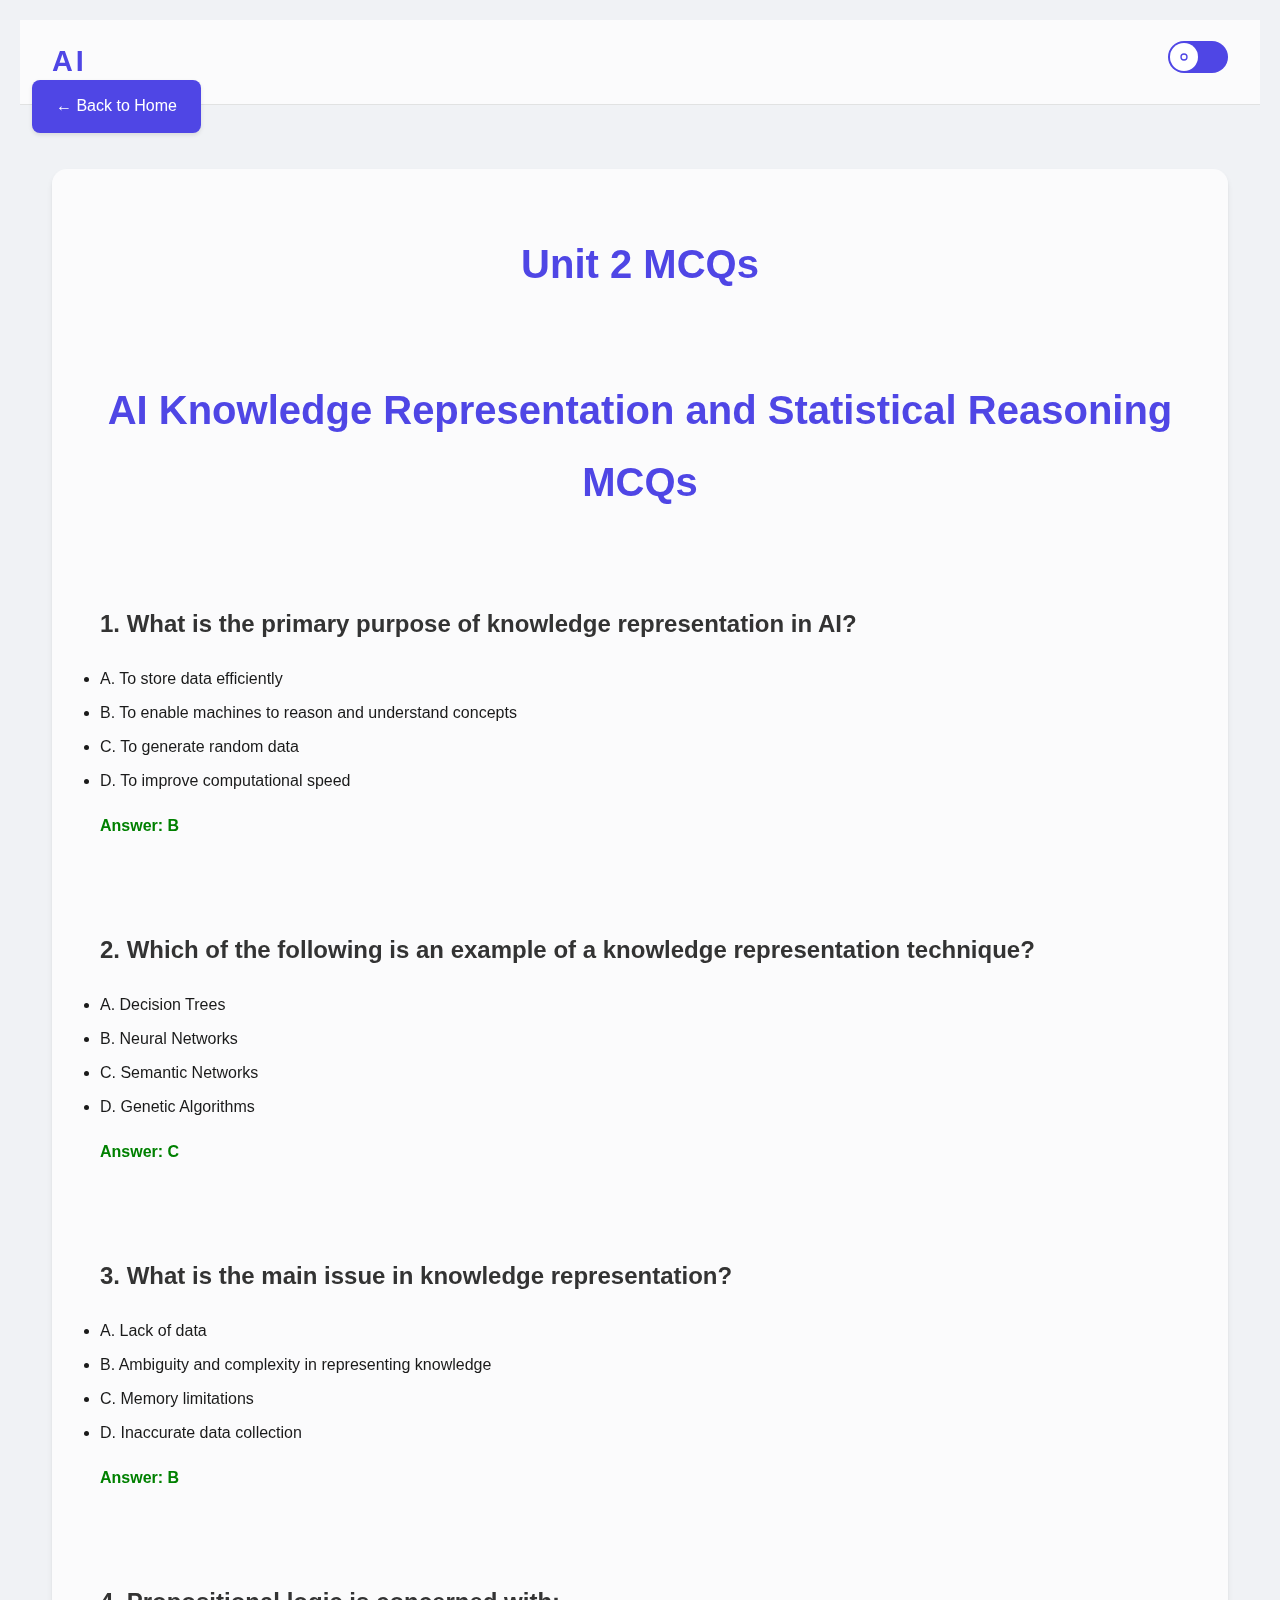
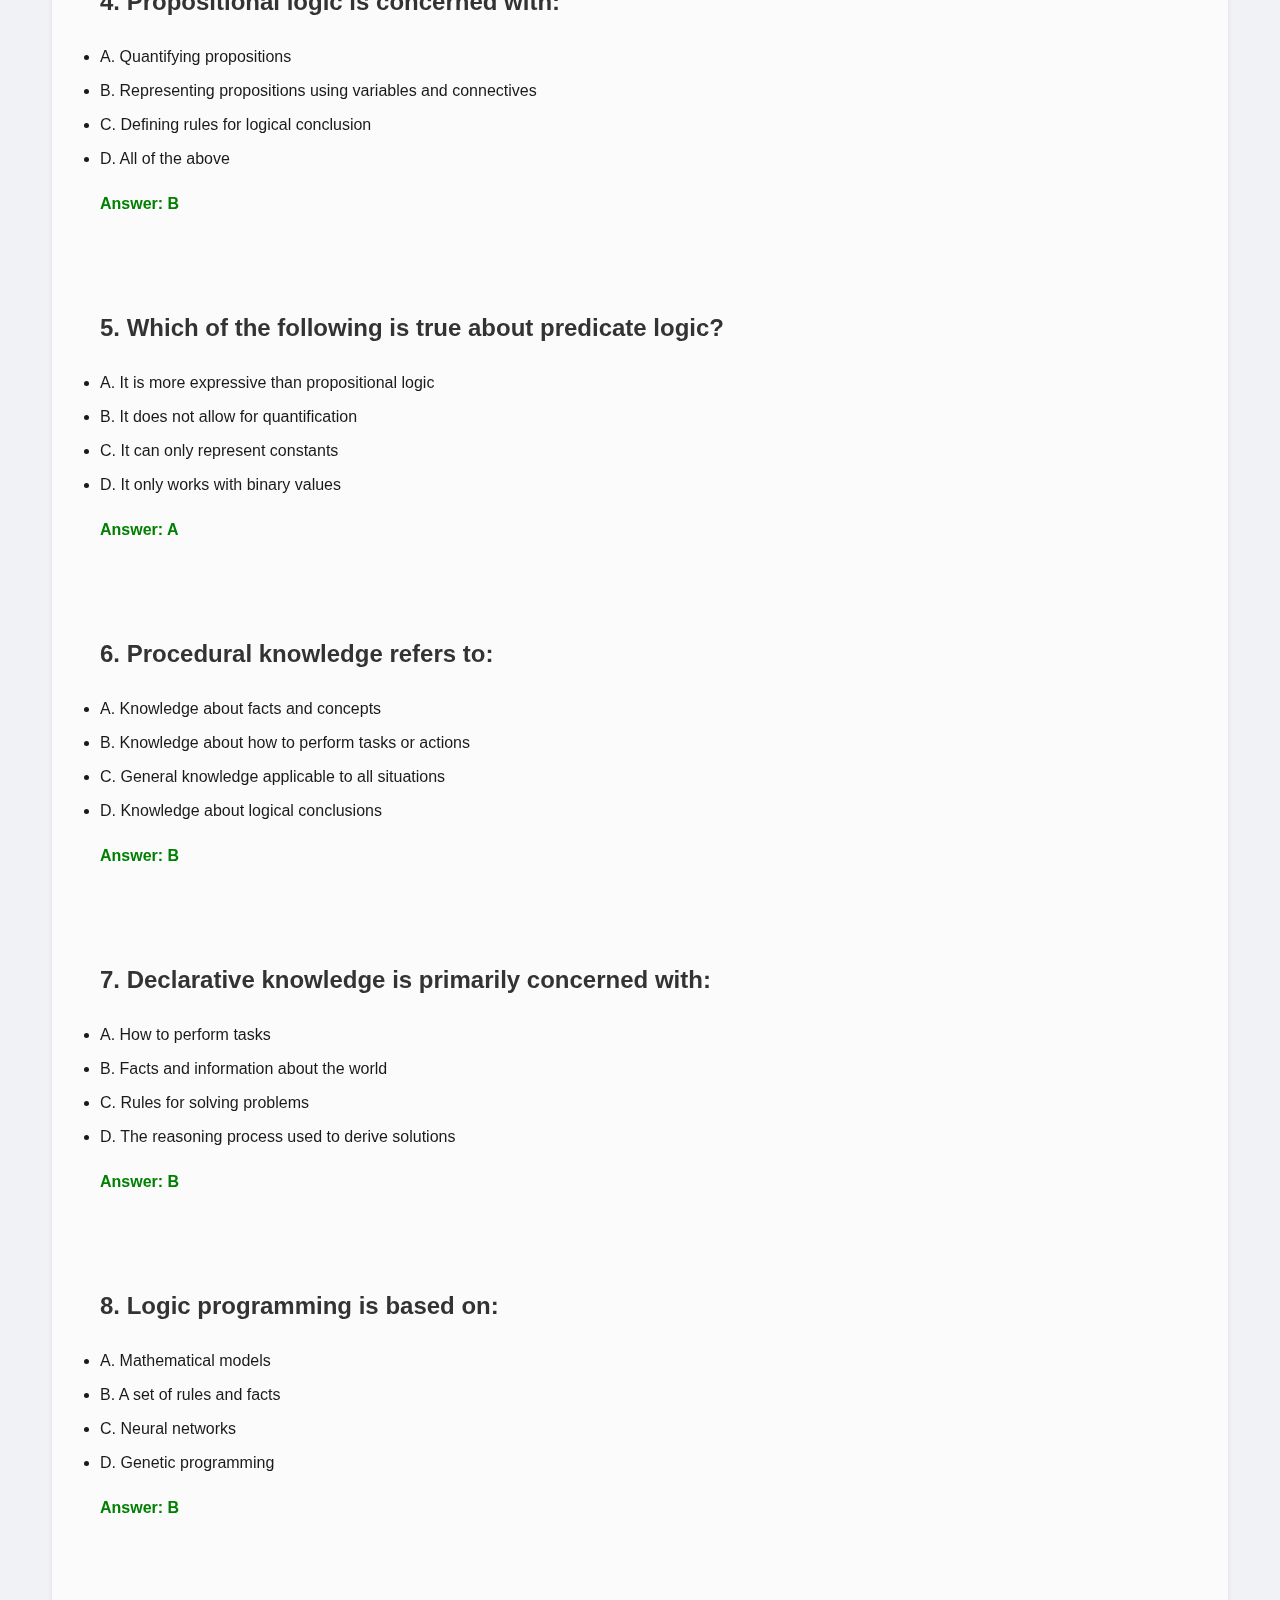
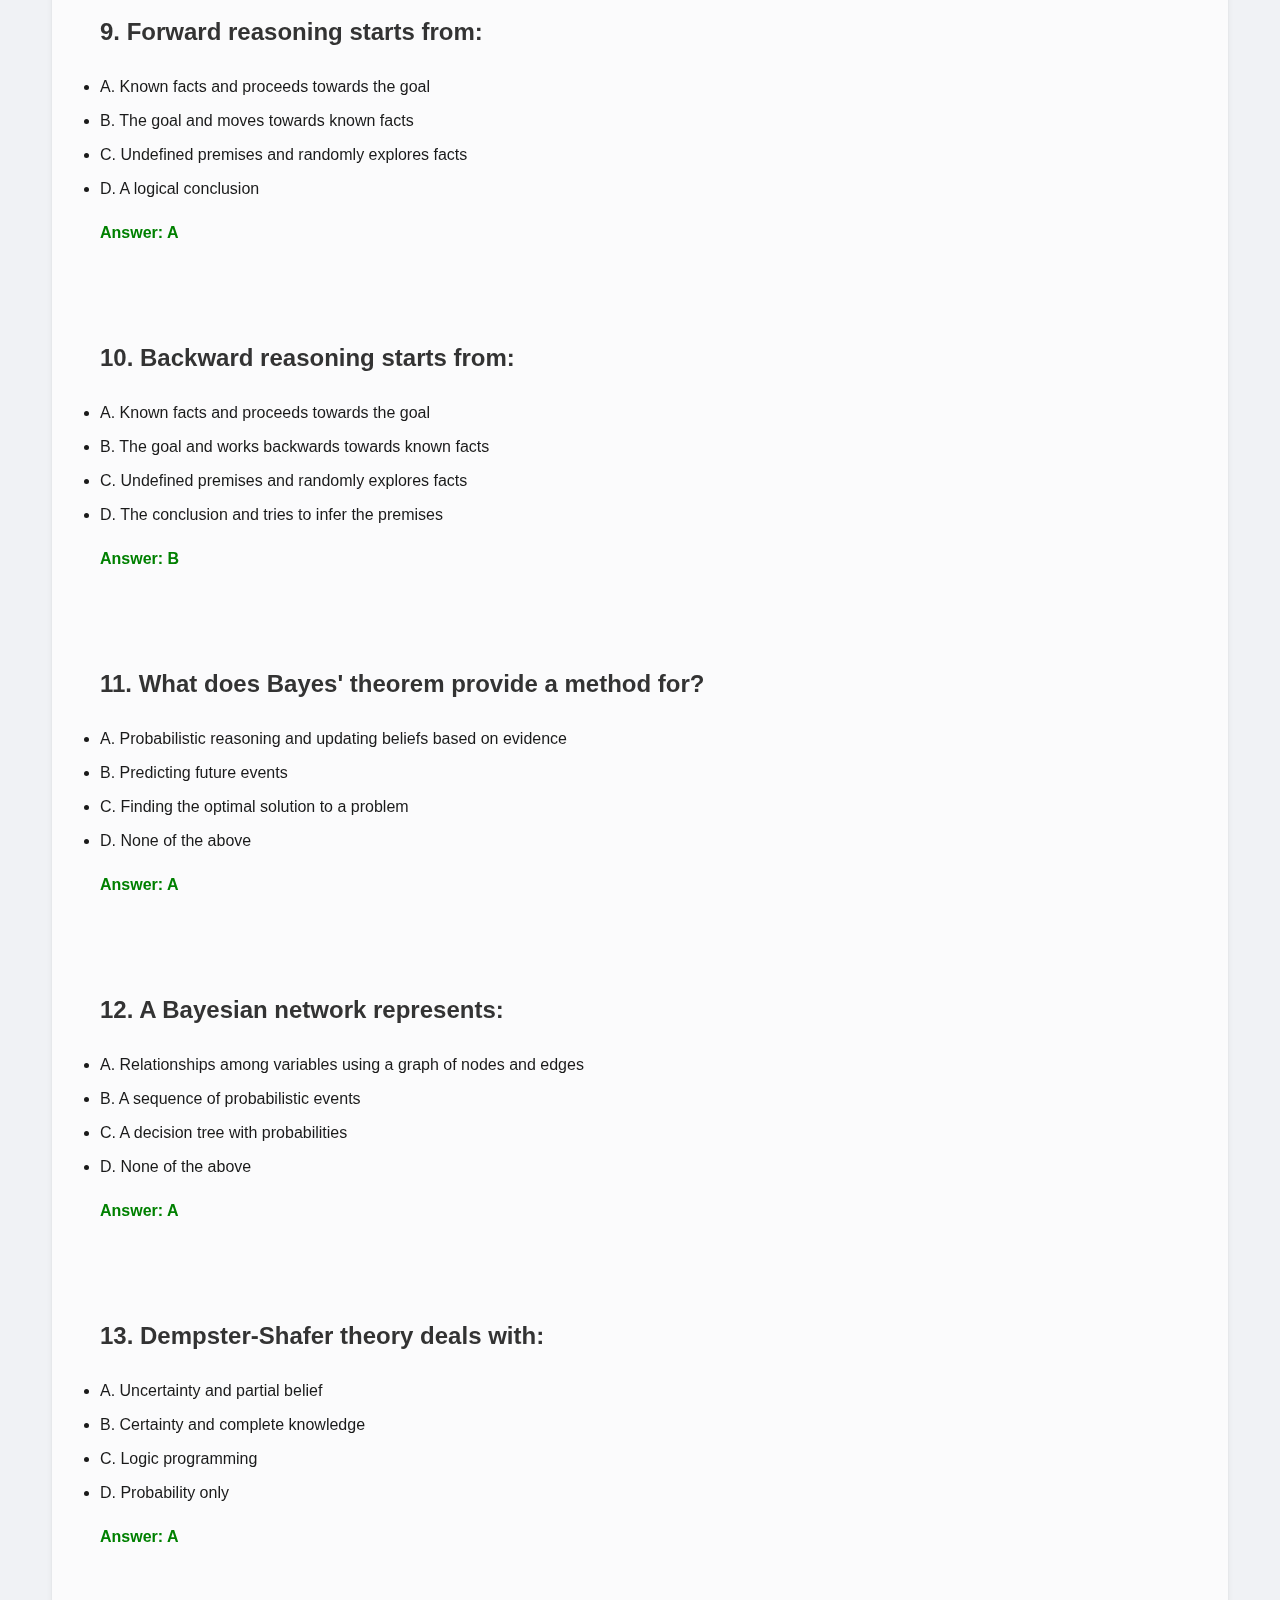
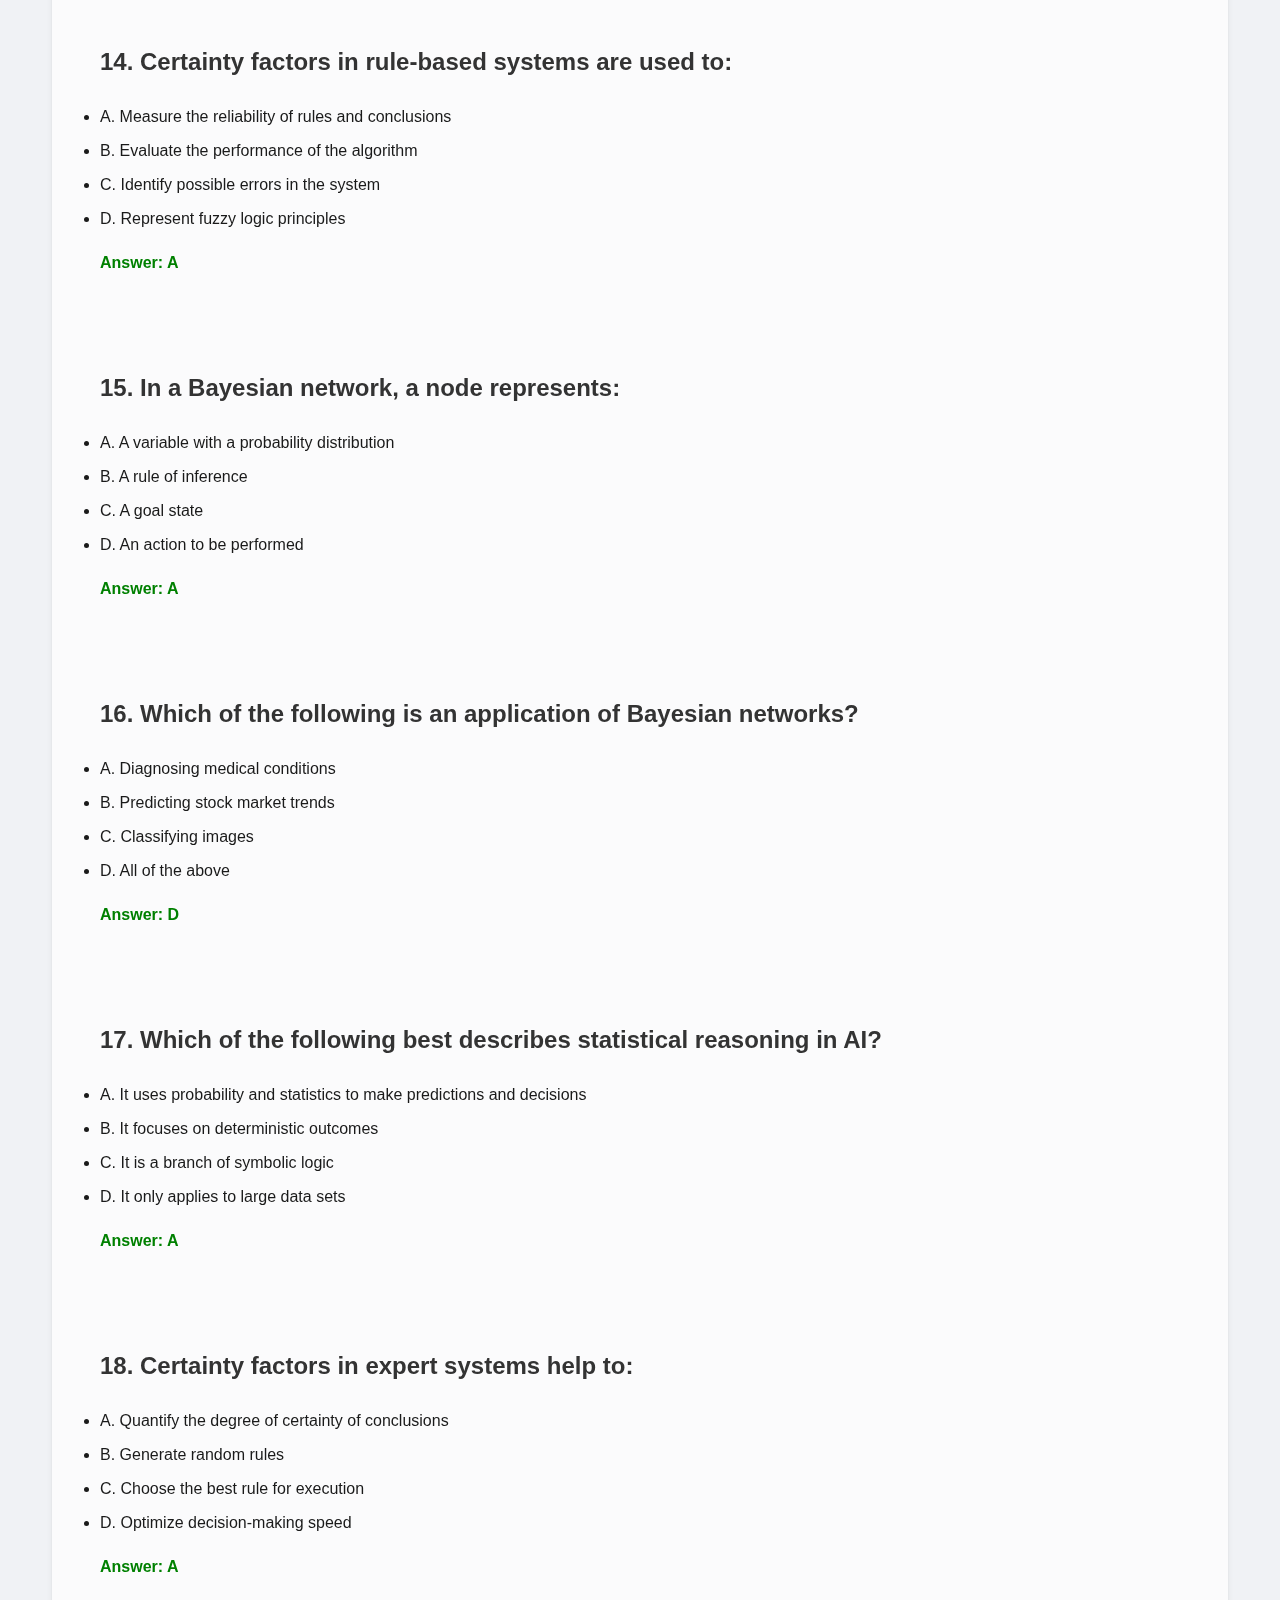
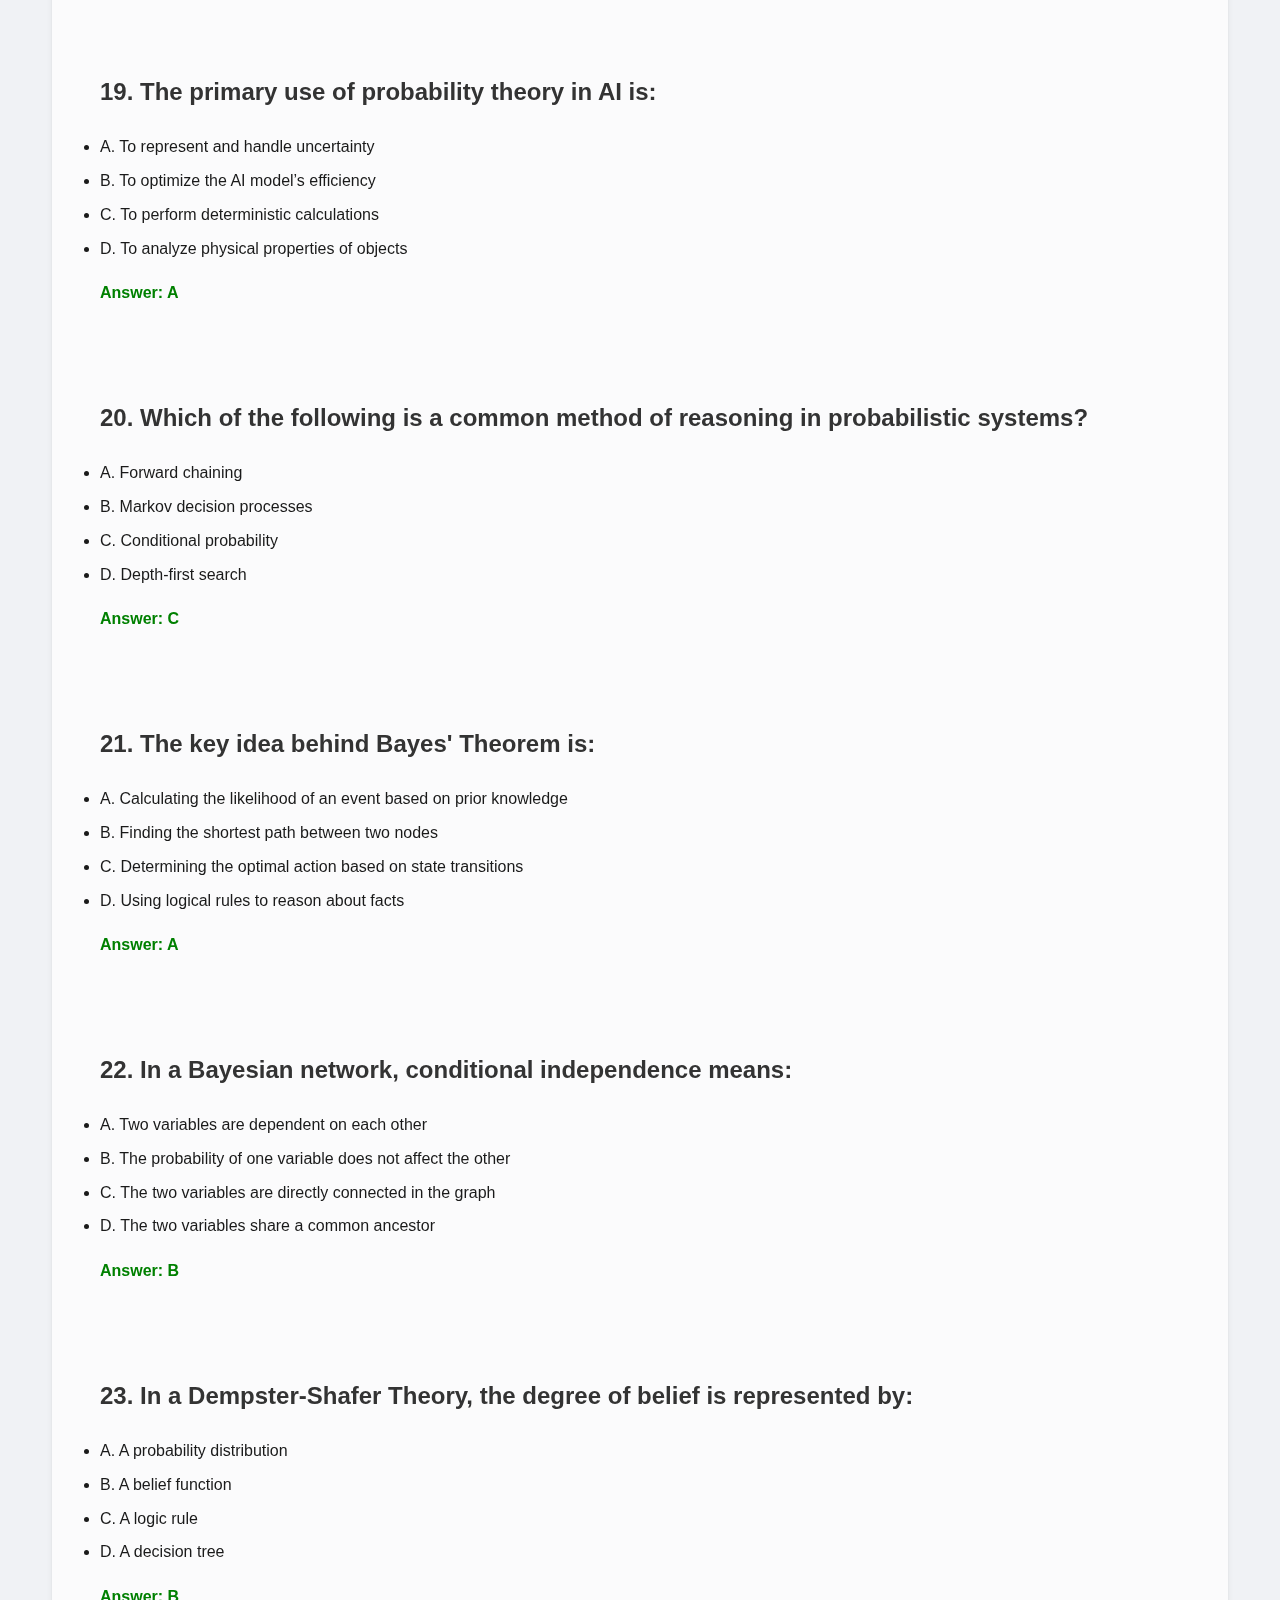
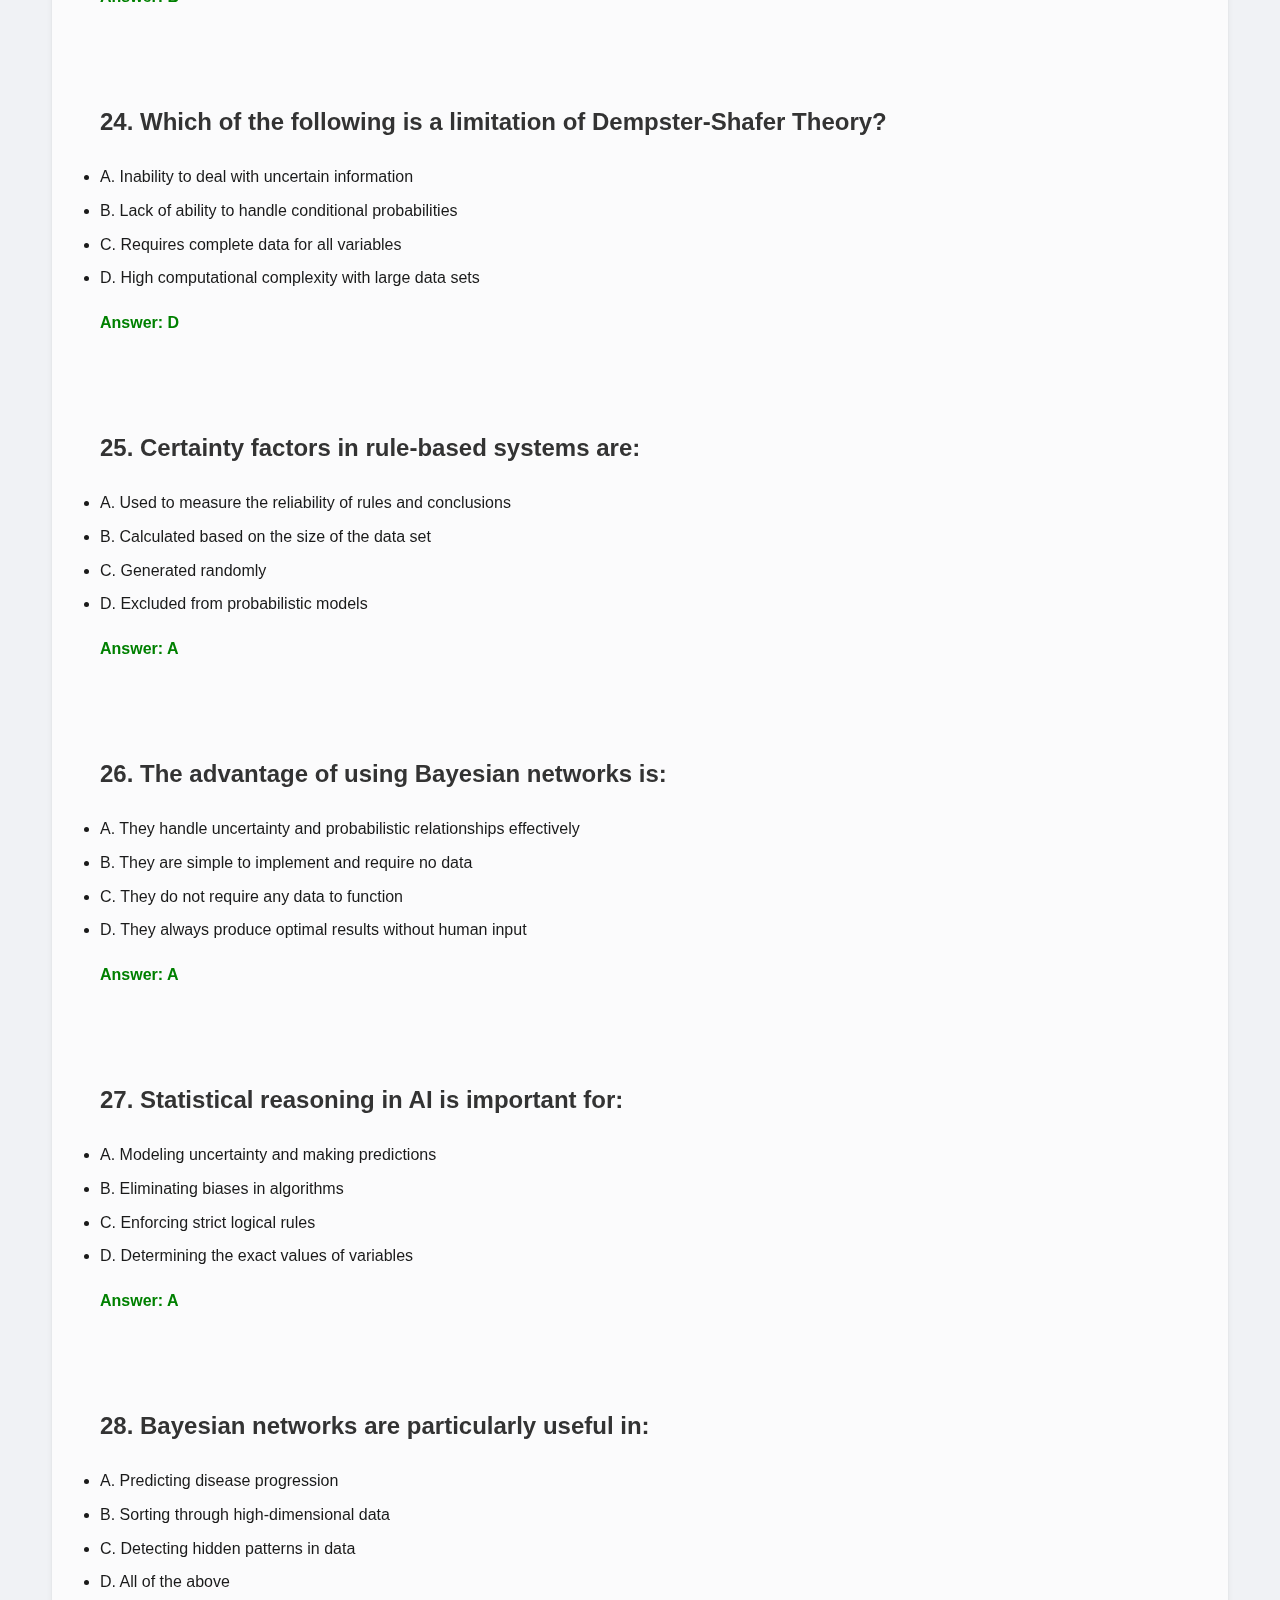
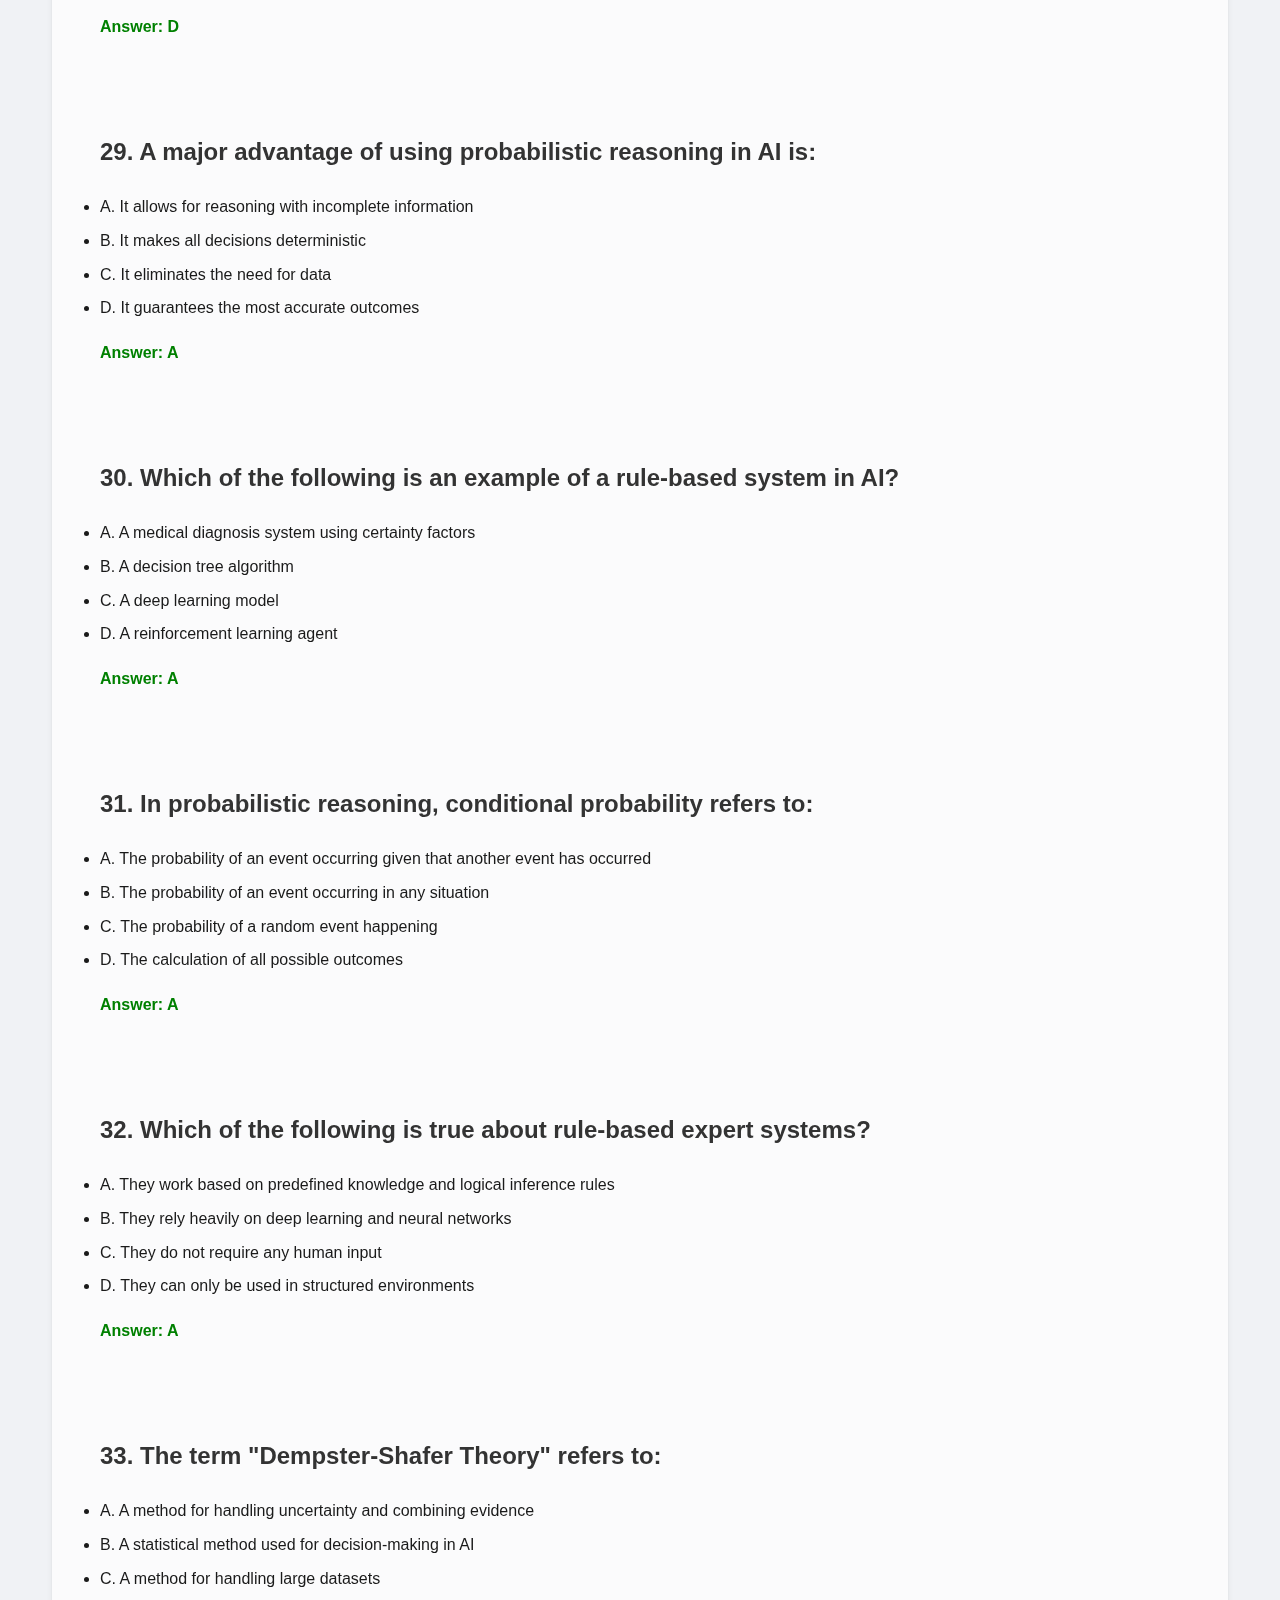
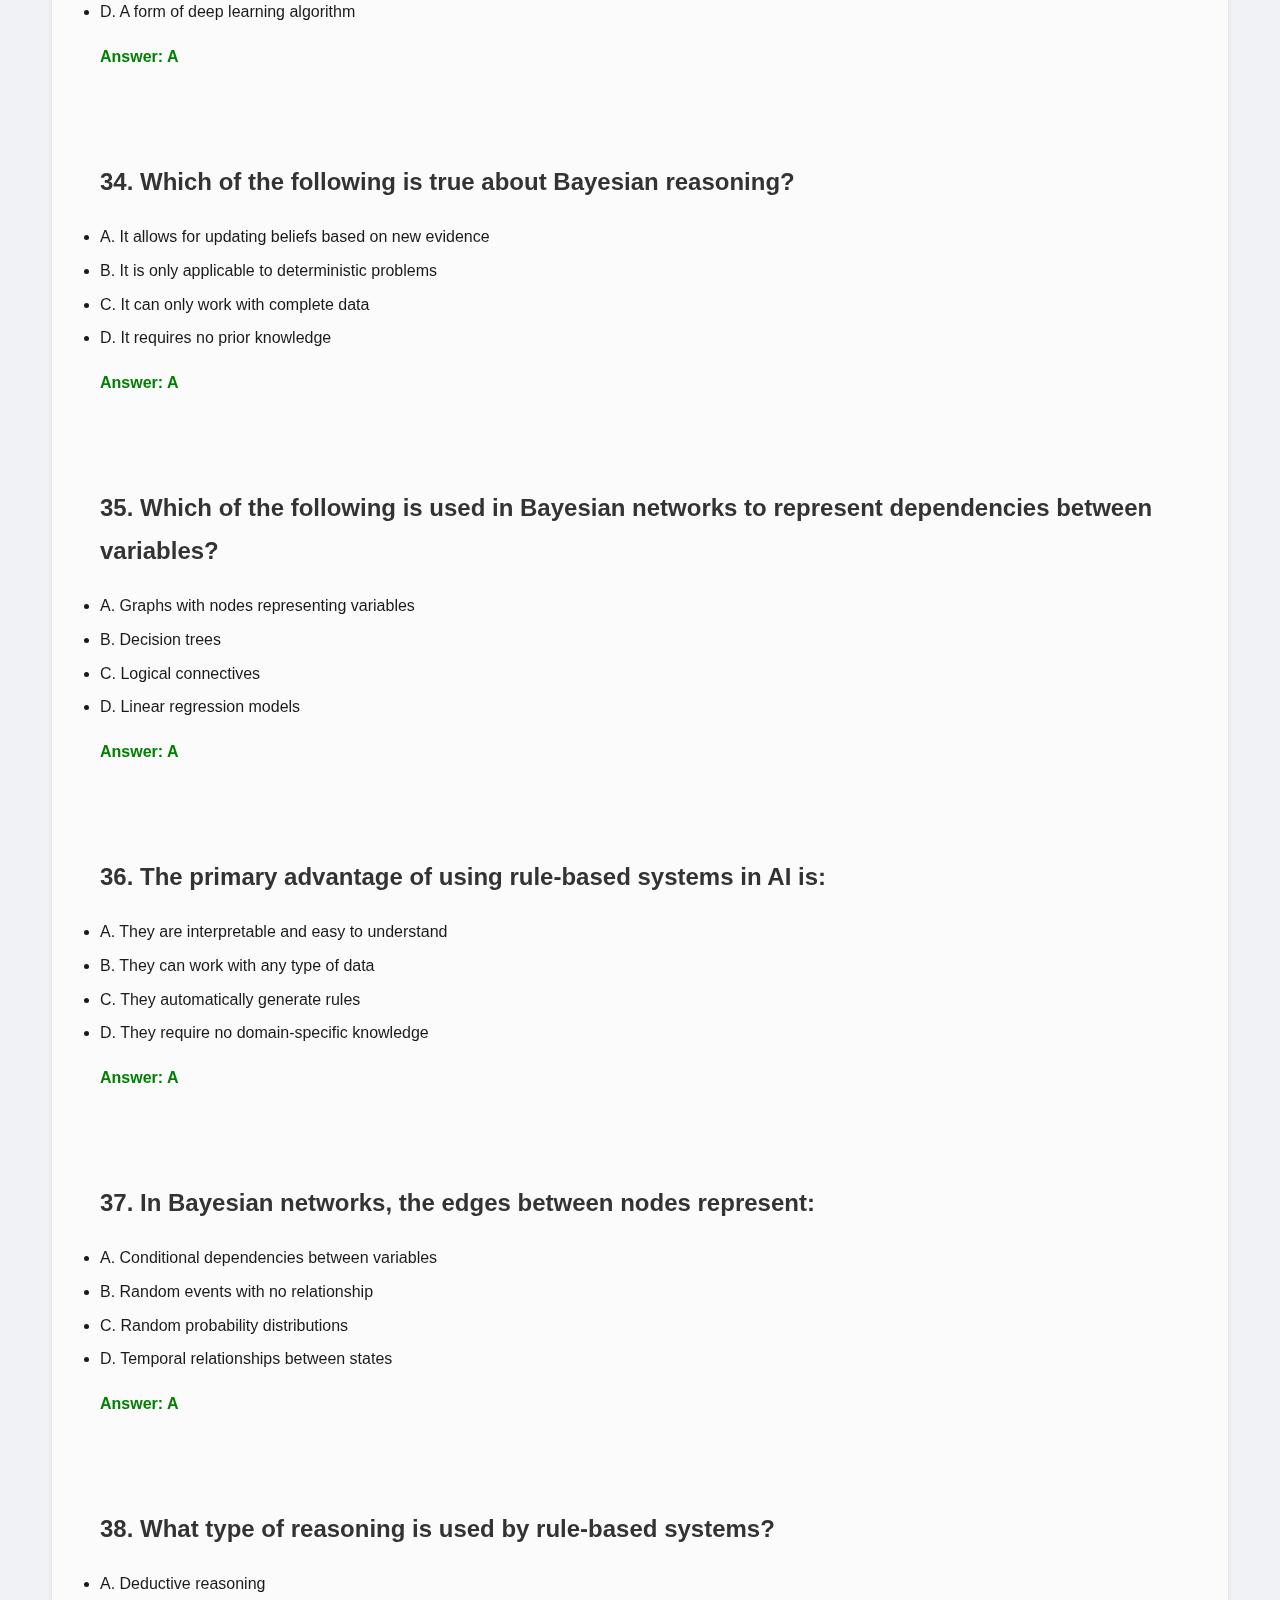
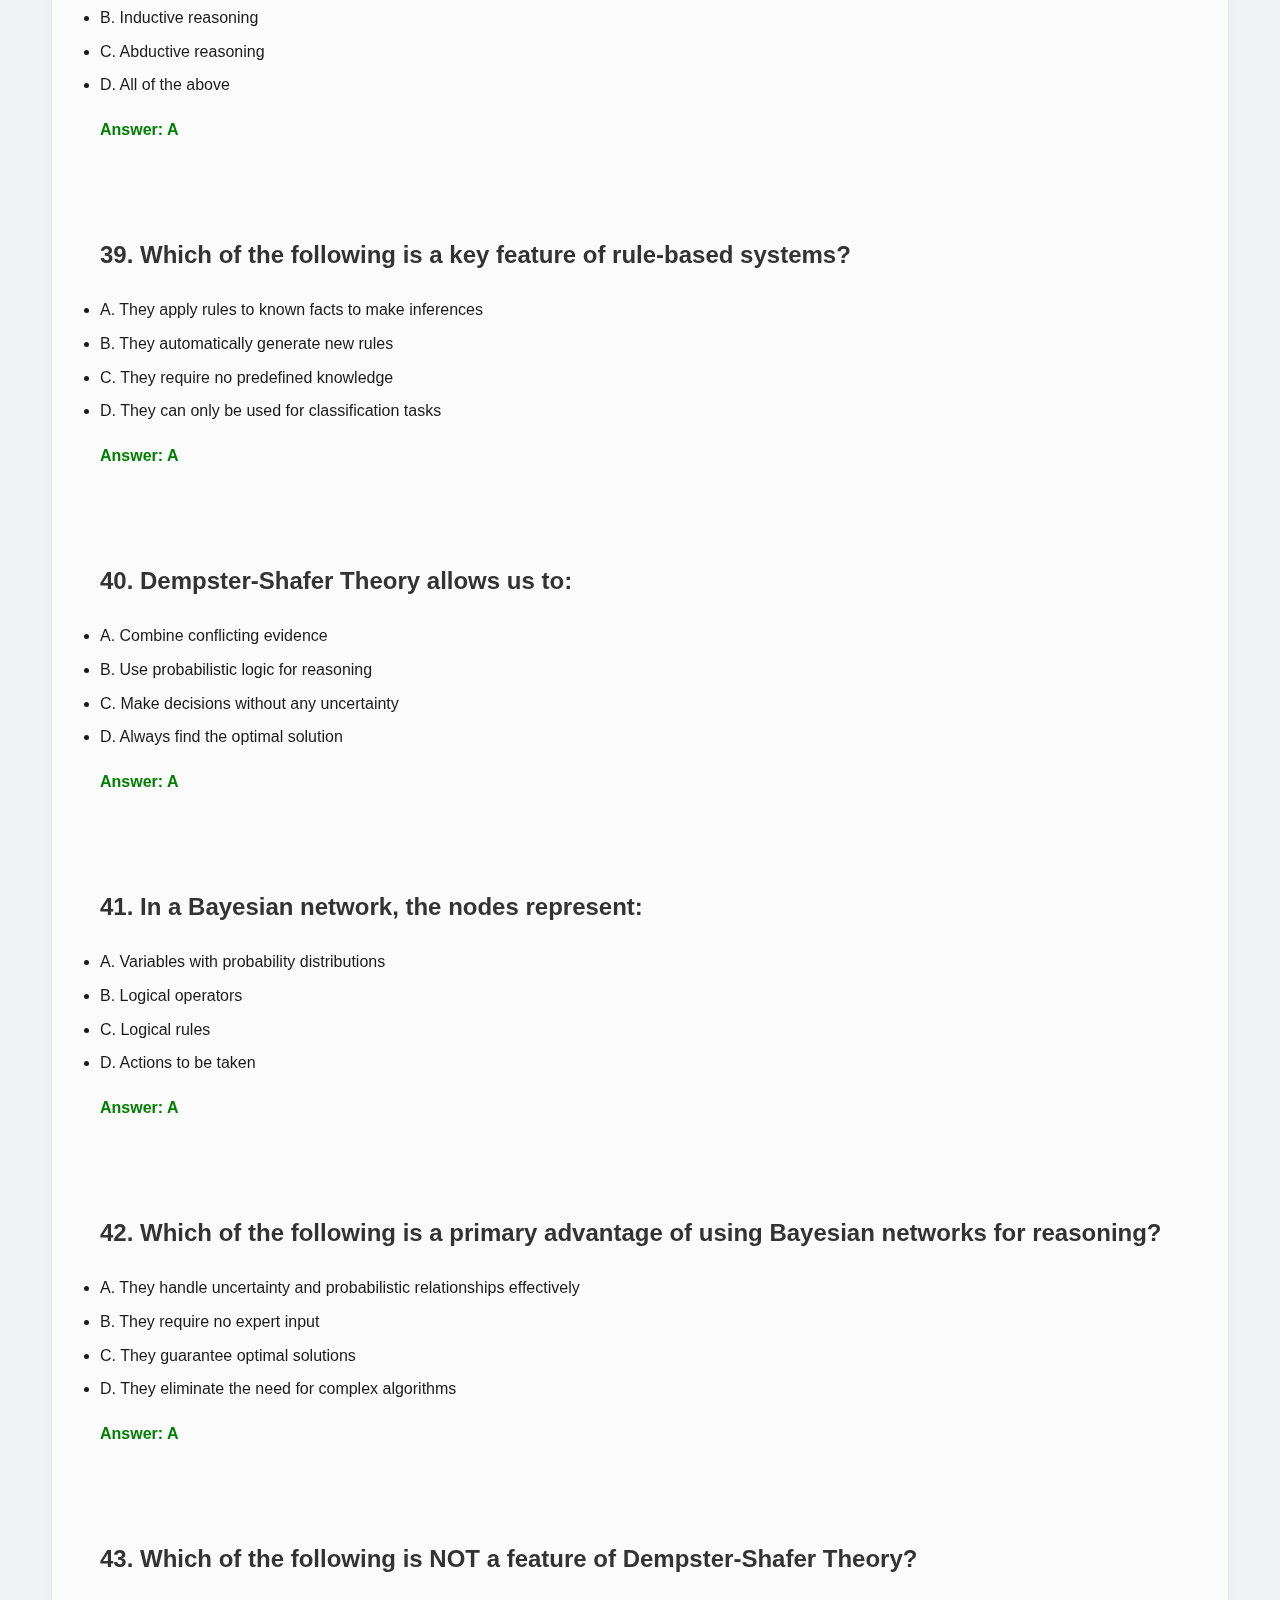
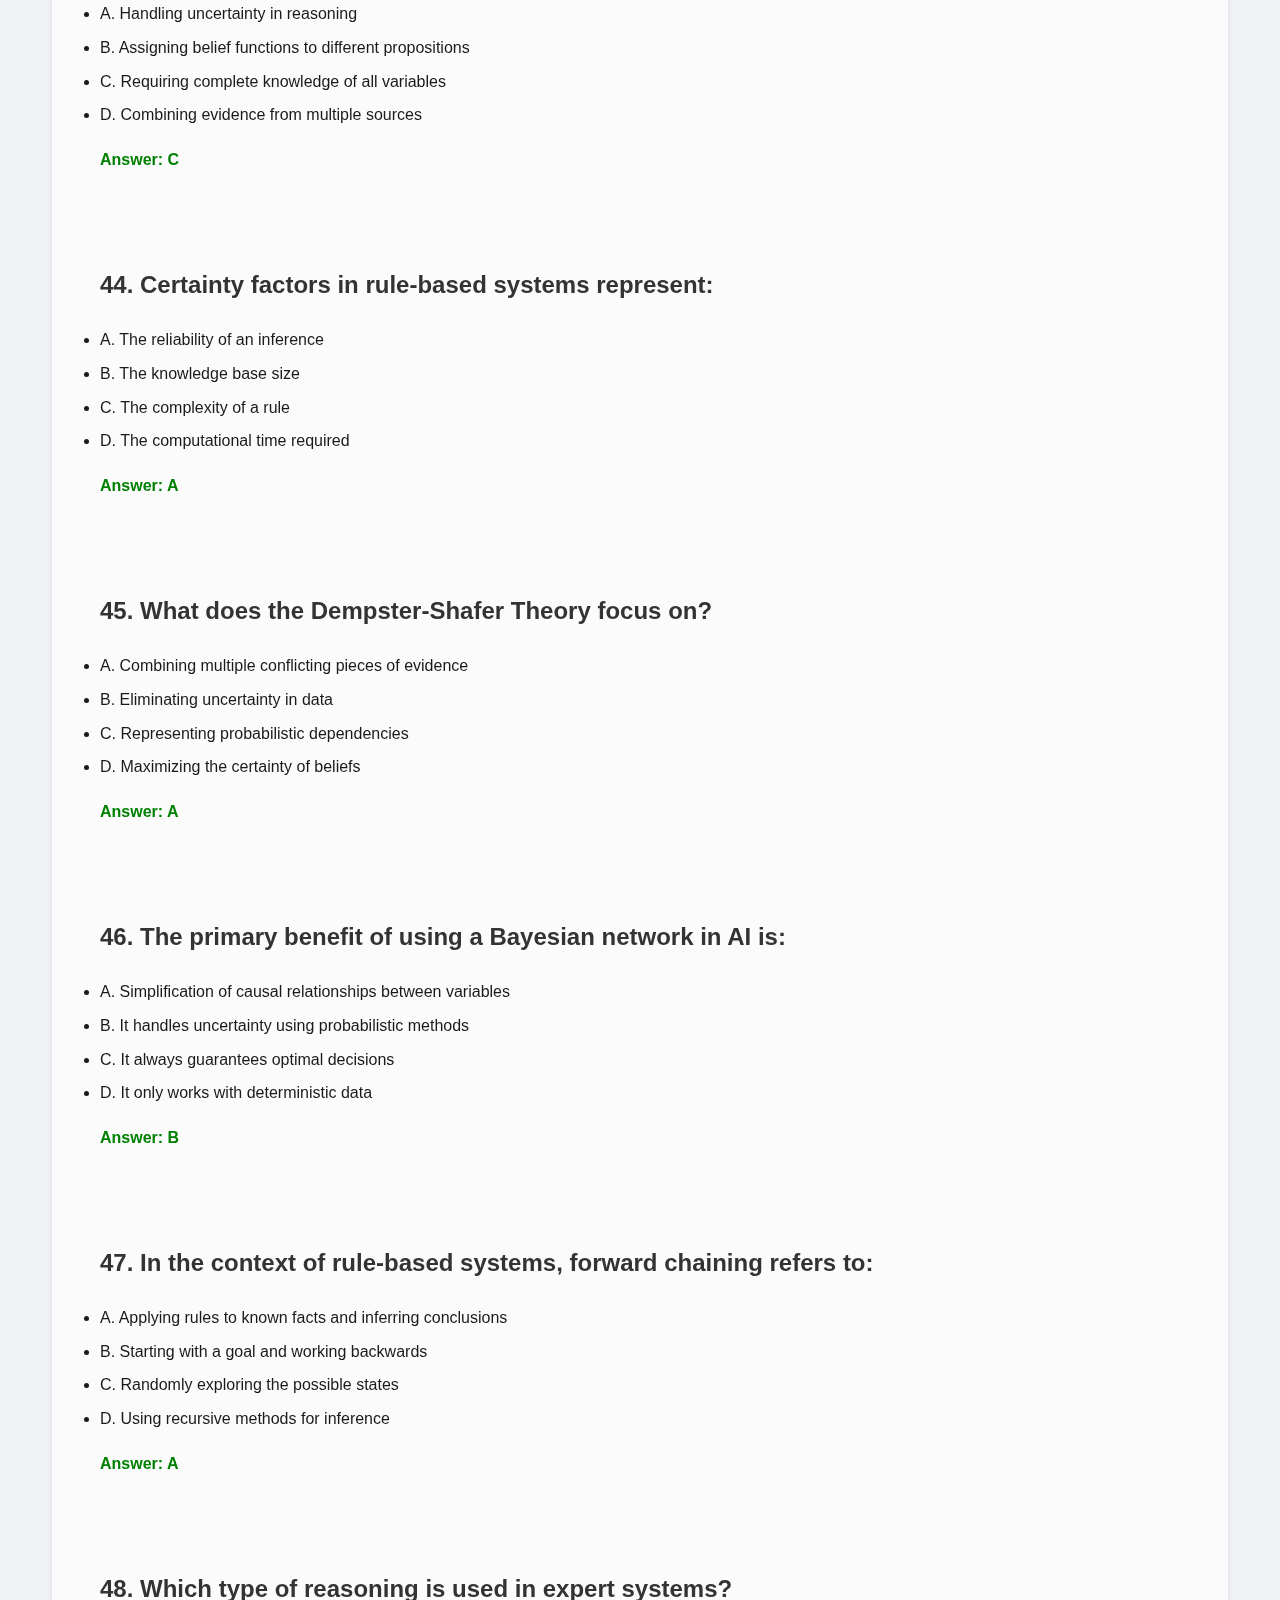
<file: AI/mcq2.html>
<!DOCTYPE html>
<html lang="en">
<head>
    <meta charset="UTF-8">
    <meta name="viewport" content="width=device-width, initial-scale=1.0">
    <title>Unit 2 MCQs - AI Learning</title>
    <link rel="stylesheet" href="styles.css">
</head>
<body>
    <header>
        <div class="logo">AI</div>
        <div class="theme-switch">
            <input type="checkbox" id="darkModeToggle" class="theme-switch__input">
            <label for="darkModeToggle" class="theme-switch__label">
                <span class="theme-switch__icon">
                    <svg class="sun-icon" viewBox="0 0 24 24"><path d="M12 15.5a3.5 3.5 0 1 0 0-7 3.5 3.5 0 0 0 0 7zm0 2a5.5 5.5 0 1 1 0-11 5.5 5.5 0 0 1 0 11zm0-15.5V5M12 19v3M4.22 6.22l2.12 2.12M17.66 17.66l2.12 2.12M1 12h3M20 12h3M4.22 17.78l2.12-2.12M17.66 6.34l2.12-2.12"/></svg>
                    <svg class="moon-icon" viewBox="0 0 24 24"><path d="M21 12.79A9 9 0 1 1 11.21 3 7 7 0 0 0 21 12.79z"/></svg>
                </span>
            </label>
        </div>
    </header>

    <main>
        <a href="index.html" class="back-button">← Back to Home</a>
        <div class="content">
            <h1>Unit 2 MCQs</h1>
            <div class="mcq-container">
                <!-- Add MCQs here -->
                <title>AI Knowledge Representation and Statistical Reasoning MCQs</title>
                <style>
                    body {
                        font-family: Arial, sans-serif;
                        line-height: 1.8;
                        margin: 20px;
                    }
                    h1, h2 {
                        color: #333;
                    }
                    h1 {
                        text-align: center;
                    }
                    .question {
                        margin-bottom: 20px;
                    }
                    ul {
                        margin: 0;
                        padding: 0;
                    }
                    li {
                        margin: 5px 0;
                    }
                    .answer {
                        font-weight: bold;
                        color: green;
                    }
                </style>
            </head>
            <body>
            
                <h1>AI Knowledge Representation and Statistical Reasoning MCQs</h1>
            
                <!-- Knowledge Representation Questions -->
            
                <div class="question">
                    <h2>1. What is the primary purpose of knowledge representation in AI?</h2>
                    <ul>
                        <li>A. To store data efficiently</li>
                        <li>B. To enable machines to reason and understand concepts</li>
                        <li>C. To generate random data</li>
                        <li>D. To improve computational speed</li>
                    </ul>
                    <p class="answer">Answer: B</p>
                </div>
            
                <div class="question">
                    <h2>2. Which of the following is an example of a knowledge representation technique?</h2>
                    <ul>
                        <li>A. Decision Trees</li>
                        <li>B. Neural Networks</li>
                        <li>C. Semantic Networks</li>
                        <li>D. Genetic Algorithms</li>
                    </ul>
                    <p class="answer">Answer: C</p>
                </div>
            
                <div class="question">
                    <h2>3. What is the main issue in knowledge representation?</h2>
                    <ul>
                        <li>A. Lack of data</li>
                        <li>B. Ambiguity and complexity in representing knowledge</li>
                        <li>C. Memory limitations</li>
                        <li>D. Inaccurate data collection</li>
                    </ul>
                    <p class="answer">Answer: B</p>
                </div>
            
                <div class="question">
                    <h2>4. Propositional logic is concerned with:</h2>
                    <ul>
                        <li>A. Quantifying propositions</li>
                        <li>B. Representing propositions using variables and connectives</li>
                        <li>C. Defining rules for logical conclusion</li>
                        <li>D. All of the above</li>
                    </ul>
                    <p class="answer">Answer: B</p>
                </div>
            
                <div class="question">
                    <h2>5. Which of the following is true about predicate logic?</h2>
                    <ul>
                        <li>A. It is more expressive than propositional logic</li>
                        <li>B. It does not allow for quantification</li>
                        <li>C. It can only represent constants</li>
                        <li>D. It only works with binary values</li>
                    </ul>
                    <p class="answer">Answer: A</p>
                </div>
            
                <div class="question">
                    <h2>6. Procedural knowledge refers to:</h2>
                    <ul>
                        <li>A. Knowledge about facts and concepts</li>
                        <li>B. Knowledge about how to perform tasks or actions</li>
                        <li>C. General knowledge applicable to all situations</li>
                        <li>D. Knowledge about logical conclusions</li>
                    </ul>
                    <p class="answer">Answer: B</p>
                </div>
            
                <div class="question">
                    <h2>7. Declarative knowledge is primarily concerned with:</h2>
                    <ul>
                        <li>A. How to perform tasks</li>
                        <li>B. Facts and information about the world</li>
                        <li>C. Rules for solving problems</li>
                        <li>D. The reasoning process used to derive solutions</li>
                    </ul>
                    <p class="answer">Answer: B</p>
                </div>
            
                <div class="question">
                    <h2>8. Logic programming is based on:</h2>
                    <ul>
                        <li>A. Mathematical models</li>
                        <li>B. A set of rules and facts</li>
                        <li>C. Neural networks</li>
                        <li>D. Genetic programming</li>
                    </ul>
                    <p class="answer">Answer: B</p>
                </div>
            
                <div class="question">
                    <h2>9. Forward reasoning starts from:</h2>
                    <ul>
                        <li>A. Known facts and proceeds towards the goal</li>
                        <li>B. The goal and moves towards known facts</li>
                        <li>C. Undefined premises and randomly explores facts</li>
                        <li>D. A logical conclusion</li>
                    </ul>
                    <p class="answer">Answer: A</p>
                </div>
            
                <div class="question">
                    <h2>10. Backward reasoning starts from:</h2>
                    <ul>
                        <li>A. Known facts and proceeds towards the goal</li>
                        <li>B. The goal and works backwards towards known facts</li>
                        <li>C. Undefined premises and randomly explores facts</li>
                        <li>D. The conclusion and tries to infer the premises</li>
                    </ul>
                    <p class="answer">Answer: B</p>
                </div>
            
                <!-- Statistical Reasoning Questions -->
            
                <div class="question">
                    <h2>11. What does Bayes' theorem provide a method for?</h2>
                    <ul>
                        <li>A. Probabilistic reasoning and updating beliefs based on evidence</li>
                        <li>B. Predicting future events</li>
                        <li>C. Finding the optimal solution to a problem</li>
                        <li>D. None of the above</li>
                    </ul>
                    <p class="answer">Answer: A</p>
                </div>
            
                <div class="question">
                    <h2>12. A Bayesian network represents:</h2>
                    <ul>
                        <li>A. Relationships among variables using a graph of nodes and edges</li>
                        <li>B. A sequence of probabilistic events</li>
                        <li>C. A decision tree with probabilities</li>
                        <li>D. None of the above</li>
                    </ul>
                    <p class="answer">Answer: A</p>
                </div>
            
                <div class="question">
                    <h2>13. Dempster-Shafer theory deals with:</h2>
                    <ul>
                        <li>A. Uncertainty and partial belief</li>
                        <li>B. Certainty and complete knowledge</li>
                        <li>C. Logic programming</li>
                        <li>D. Probability only</li>
                    </ul>
                    <p class="answer">Answer: A</p>
                </div>
            
                <div class="question">
                    <h2>14. Certainty factors in rule-based systems are used to:</h2>
                    <ul>
                        <li>A. Measure the reliability of rules and conclusions</li>
                        <li>B. Evaluate the performance of the algorithm</li>
                        <li>C. Identify possible errors in the system</li>
                        <li>D. Represent fuzzy logic principles</li>
                    </ul>
                    <p class="answer">Answer: A</p>
                </div>
            
                <div class="question">
                    <h2>15. In a Bayesian network, a node represents:</h2>
                    <ul>
                        <li>A. A variable with a probability distribution</li>
                        <li>B. A rule of inference</li>
                        <li>C. A goal state</li>
                        <li>D. An action to be performed</li>
                    </ul>
                    <p class="answer">Answer: A</p>
                </div>
            
                <div class="question">
                    <h2>16. Which of the following is an application of Bayesian networks?</h2>
                    <ul>
                        <li>A. Diagnosing medical conditions</li>
                        <li>B. Predicting stock market trends</li>
                        <li>C. Classifying images</li>
                        <li>D. All of the above</li>
                    </ul>
                    <p class="answer">Answer: D</p>
                </div>
            
                <div class="question">
                    <h2>17. Which of the following best describes statistical reasoning in AI?</h2>
                    <ul>
                        <li>A. It uses probability and statistics to make predictions and decisions</li>
                        <li>B. It focuses on deterministic outcomes</li>
                        <li>C. It is a branch of symbolic logic</li>
                        <li>D. It only applies to large data sets</li>
                    </ul>
                    <p class="answer">Answer: A</p>
                </div>
            
                <div class="question">
                    <h2>18. Certainty factors in expert systems help to:</h2>
                    <ul>
                        <li>A. Quantify the degree of certainty of conclusions</li>
                        <li>B. Generate random rules</li>
                        <li>C. Choose the best rule for execution</li>
                        <li>D. Optimize decision-making speed</li>
                    </ul>
                    <p class="answer">Answer: A</p>
                </div>
            
                <div class="question">
                    <h2>19. The primary use of probability theory in AI is:</h2>
                    <ul>
                        <li>A. To represent and handle uncertainty</li>
                        <li>B. To optimize the AI model’s efficiency</li>
                        <li>C. To perform deterministic calculations</li>
                        <li>D. To analyze physical properties of objects</li>
                    </ul>
                    <p class="answer">Answer: A</p>
                </div>
            
                <div class="question">
                    <h2>20. Which of the following is a common method of reasoning in probabilistic systems?</h2>
                    <ul>
                        <li>A. Forward chaining</li>
                        <li>B. Markov decision processes</li>
                        <li>C. Conditional probability</li>
                        <li>D. Depth-first search</li>
                    </ul>
                    <p class="answer">Answer: C</p>
                </div>
                <div class="question">
                    <h2>21. The key idea behind Bayes' Theorem is:</h2>
                    <ul>
                        <li>A. Calculating the likelihood of an event based on prior knowledge</li>
                        <li>B. Finding the shortest path between two nodes</li>
                        <li>C. Determining the optimal action based on state transitions</li>
                        <li>D. Using logical rules to reason about facts</li>
                    </ul>
                    <p class="answer">Answer: A</p>
                </div>
            
                <div class="question">
                    <h2>22. In a Bayesian network, conditional independence means:</h2>
                    <ul>
                        <li>A. Two variables are dependent on each other</li>
                        <li>B. The probability of one variable does not affect the other</li>
                        <li>C. The two variables are directly connected in the graph</li>
                        <li>D. The two variables share a common ancestor</li>
                    </ul>
                    <p class="answer">Answer: B</p>
                </div>
            
                <div class="question">
                    <h2>23. In a Dempster-Shafer Theory, the degree of belief is represented by:</h2>
                    <ul>
                        <li>A. A probability distribution</li>
                        <li>B. A belief function</li>
                        <li>C. A logic rule</li>
                        <li>D. A decision tree</li>
                    </ul>
                    <p class="answer">Answer: B</p>
                </div>
            
                <div class="question">
                    <h2>24. Which of the following is a limitation of Dempster-Shafer Theory?</h2>
                    <ul>
                        <li>A. Inability to deal with uncertain information</li>
                        <li>B. Lack of ability to handle conditional probabilities</li>
                        <li>C. Requires complete data for all variables</li>
                        <li>D. High computational complexity with large data sets</li>
                    </ul>
                    <p class="answer">Answer: D</p>
                </div>
            
                <div class="question">
                    <h2>25. Certainty factors in rule-based systems are:</h2>
                    <ul>
                        <li>A. Used to measure the reliability of rules and conclusions</li>
                        <li>B. Calculated based on the size of the data set</li>
                        <li>C. Generated randomly</li>
                        <li>D. Excluded from probabilistic models</li>
                    </ul>
                    <p class="answer">Answer: A</p>
                </div>
            
                <div class="question">
                    <h2>26. The advantage of using Bayesian networks is:</h2>
                    <ul>
                        <li>A. They handle uncertainty and probabilistic relationships effectively</li>
                        <li>B. They are simple to implement and require no data</li>
                        <li>C. They do not require any data to function</li>
                        <li>D. They always produce optimal results without human input</li>
                    </ul>
                    <p class="answer">Answer: A</p>
                </div>
            
                <div class="question">
                    <h2>27. Statistical reasoning in AI is important for:</h2>
                    <ul>
                        <li>A. Modeling uncertainty and making predictions</li>
                        <li>B. Eliminating biases in algorithms</li>
                        <li>C. Enforcing strict logical rules</li>
                        <li>D. Determining the exact values of variables</li>
                    </ul>
                    <p class="answer">Answer: A</p>
                </div>
            
                <div class="question">
                    <h2>28. Bayesian networks are particularly useful in:</h2>
                    <ul>
                        <li>A. Predicting disease progression</li>
                        <li>B. Sorting through high-dimensional data</li>
                        <li>C. Detecting hidden patterns in data</li>
                        <li>D. All of the above</li>
                    </ul>
                    <p class="answer">Answer: D</p>
                </div>
            
                <div class="question">
                    <h2>29. A major advantage of using probabilistic reasoning in AI is:</h2>
                    <ul>
                        <li>A. It allows for reasoning with incomplete information</li>
                        <li>B. It makes all decisions deterministic</li>
                        <li>C. It eliminates the need for data</li>
                        <li>D. It guarantees the most accurate outcomes</li>
                    </ul>
                    <p class="answer">Answer: A</p>
                </div>
            
                <div class="question">
                    <h2>30. Which of the following is an example of a rule-based system in AI?</h2>
                    <ul>
                        <li>A. A medical diagnosis system using certainty factors</li>
                        <li>B. A decision tree algorithm</li>
                        <li>C. A deep learning model</li>
                        <li>D. A reinforcement learning agent</li>
                    </ul>
                    <p class="answer">Answer: A</p>
                </div>
            
                <div class="question">
                    <h2>31. In probabilistic reasoning, conditional probability refers to:</h2>
                    <ul>
                        <li>A. The probability of an event occurring given that another event has occurred</li>
                        <li>B. The probability of an event occurring in any situation</li>
                        <li>C. The probability of a random event happening</li>
                        <li>D. The calculation of all possible outcomes</li>
                    </ul>
                    <p class="answer">Answer: A</p>
                </div>
            
                <div class="question">
                    <h2>32. Which of the following is true about rule-based expert systems?</h2>
                    <ul>
                        <li>A. They work based on predefined knowledge and logical inference rules</li>
                        <li>B. They rely heavily on deep learning and neural networks</li>
                        <li>C. They do not require any human input</li>
                        <li>D. They can only be used in structured environments</li>
                    </ul>
                    <p class="answer">Answer: A</p>
                </div>
            
                <div class="question">
                    <h2>33. The term "Dempster-Shafer Theory" refers to:</h2>
                    <ul>
                        <li>A. A method for handling uncertainty and combining evidence</li>
                        <li>B. A statistical method used for decision-making in AI</li>
                        <li>C. A method for handling large datasets</li>
                        <li>D. A form of deep learning algorithm</li>
                    </ul>
                    <p class="answer">Answer: A</p>
                </div>
            
                <div class="question">
                    <h2>34. Which of the following is true about Bayesian reasoning?</h2>
                    <ul>
                        <li>A. It allows for updating beliefs based on new evidence</li>
                        <li>B. It is only applicable to deterministic problems</li>
                        <li>C. It can only work with complete data</li>
                        <li>D. It requires no prior knowledge</li>
                    </ul>
                    <p class="answer">Answer: A</p>
                </div>
            
                <div class="question">
                    <h2>35. Which of the following is used in Bayesian networks to represent dependencies between variables?</h2>
                    <ul>
                        <li>A. Graphs with nodes representing variables</li>
                        <li>B. Decision trees</li>
                        <li>C. Logical connectives</li>
                        <li>D. Linear regression models</li>
                    </ul>
                    <p class="answer">Answer: A</p>
                </div>
            
                <div class="question">
                    <h2>36. The primary advantage of using rule-based systems in AI is:</h2>
                    <ul>
                        <li>A. They are interpretable and easy to understand</li>
                        <li>B. They can work with any type of data</li>
                        <li>C. They automatically generate rules</li>
                        <li>D. They require no domain-specific knowledge</li>
                    </ul>
                    <p class="answer">Answer: A</p>
                </div>
            
                <div class="question">
                    <h2>37. In Bayesian networks, the edges between nodes represent:</h2>
                    <ul>
                        <li>A. Conditional dependencies between variables</li>
                        <li>B. Random events with no relationship</li>
                        <li>C. Random probability distributions</li>
                        <li>D. Temporal relationships between states</li>
                    </ul>
                    <p class="answer">Answer: A</p>
                </div>
            
                <div class="question">
                    <h2>38. What type of reasoning is used by rule-based systems?</h2>
                    <ul>
                        <li>A. Deductive reasoning</li>
                        <li>B. Inductive reasoning</li>
                        <li>C. Abductive reasoning</li>
                        <li>D. All of the above</li>
                    </ul>
                    <p class="answer">Answer: A</p>
                </div>
            
                <div class="question">
                    <h2>39. Which of the following is a key feature of rule-based systems?</h2>
                    <ul>
                        <li>A. They apply rules to known facts to make inferences</li>
                        <li>B. They automatically generate new rules</li>
                        <li>C. They require no predefined knowledge</li>
                        <li>D. They can only be used for classification tasks</li>
                    </ul>
                    <p class="answer">Answer: A</p>
                </div>
            
                <div class="question">
                    <h2>40. Dempster-Shafer Theory allows us to:</h2>
                    <ul>
                        <li>A. Combine conflicting evidence</li>
                        <li>B. Use probabilistic logic for reasoning</li>
                        <li>C. Make decisions without any uncertainty</li>
                        <li>D. Always find the optimal solution</li>
                    </ul>
                    <p class="answer">Answer: A</p>
                </div>
                <div class="question">
                    <h2>41. In a Bayesian network, the nodes represent:</h2>
                    <ul>
                        <li>A. Variables with probability distributions</li>
                        <li>B. Logical operators</li>
                        <li>C. Logical rules</li>
                        <li>D. Actions to be taken</li>
                    </ul>
                    <p class="answer">Answer: A</p>
                </div>
            
                <div class="question">
                    <h2>42. Which of the following is a primary advantage of using Bayesian networks for reasoning?</h2>
                    <ul>
                        <li>A. They handle uncertainty and probabilistic relationships effectively</li>
                        <li>B. They require no expert input</li>
                        <li>C. They guarantee optimal solutions</li>
                        <li>D. They eliminate the need for complex algorithms</li>
                    </ul>
                    <p class="answer">Answer: A</p>
                </div>
            
                <div class="question">
                    <h2>43. Which of the following is NOT a feature of Dempster-Shafer Theory?</h2>
                    <ul>
                        <li>A. Handling uncertainty in reasoning</li>
                        <li>B. Assigning belief functions to different propositions</li>
                        <li>C. Requiring complete knowledge of all variables</li>
                        <li>D. Combining evidence from multiple sources</li>
                    </ul>
                    <p class="answer">Answer: C</p>
                </div>
            
                <div class="question">
                    <h2>44. Certainty factors in rule-based systems represent:</h2>
                    <ul>
                        <li>A. The reliability of an inference</li>
                        <li>B. The knowledge base size</li>
                        <li>C. The complexity of a rule</li>
                        <li>D. The computational time required</li>
                    </ul>
                    <p class="answer">Answer: A</p>
                </div>
            
                <div class="question">
                    <h2>45. What does the Dempster-Shafer Theory focus on?</h2>
                    <ul>
                        <li>A. Combining multiple conflicting pieces of evidence</li>
                        <li>B. Eliminating uncertainty in data</li>
                        <li>C. Representing probabilistic dependencies</li>
                        <li>D. Maximizing the certainty of beliefs</li>
                    </ul>
                    <p class="answer">Answer: A</p>
                </div>
            
                <div class="question">
                    <h2>46. The primary benefit of using a Bayesian network in AI is:</h2>
                    <ul>
                        <li>A. Simplification of causal relationships between variables</li>
                        <li>B. It handles uncertainty using probabilistic methods</li>
                        <li>C. It always guarantees optimal decisions</li>
                        <li>D. It only works with deterministic data</li>
                    </ul>
                    <p class="answer">Answer: B</p>
                </div>
            
                <div class="question">
                    <h2>47. In the context of rule-based systems, forward chaining refers to:</h2>
                    <ul>
                        <li>A. Applying rules to known facts and inferring conclusions</li>
                        <li>B. Starting with a goal and working backwards</li>
                        <li>C. Randomly exploring the possible states</li>
                        <li>D. Using recursive methods for inference</li>
                    </ul>
                    <p class="answer">Answer: A</p>
                </div>
            
                <div class="question">
                    <h2>48. Which type of reasoning is used in expert systems?</h2>
                    <ul>
                        <li>A. Deductive reasoning</li>
                        <li>B. Inductive reasoning</li>
                        <li>C. Abductive reasoning</li>
                        <li>D. All of the above</li>
                    </ul>
                    <p class="answer">Answer: D</p>
                </div>
            
                <div class="question">
                    <h2>49. What type of knowledge does procedural knowledge represent?</h2>
                    <ul>
                        <li>A. "Know-how" for performing tasks</li>
                        <li>B. "Know-what" about facts and information</li>
                        <li>C. "Know-why" explaining reasons</li>
                        <li>D. None of the above</li>
                    </ul>
                    <p class="answer">Answer: A</p>
                </div>
            
                <div class="question">
                    <h2>50. Which of the following is a limitation of rule-based expert systems?</h2>
                    <ul>
                        <li>A. They cannot handle uncertainty</li>
                        <li>B. They require a vast amount of data</li>
                        <li>C. They cannot adapt to new knowledge</li>
                        <li>D. They require no expert input</li>
                    </ul>
                    <p class="answer">Answer: A</p>
                </div>
            
                <div class="question">
                    <h2>51. The process of updating beliefs in Bayesian networks is called:</h2>
                    <ul>
                        <li>A. Inference</li>
                        <li>B. Bayesian updating</li>
                        <li>C. Learning</li>
                        <li>D. Evidence propagation</li>
                    </ul>
                    <p class="answer">Answer: B</p>
                </div>
            
                <div class="question">
                    <h2>52. Which of the following is used to combine multiple sources of evidence in Dempster-Shafer Theory?</h2>
                    <ul>
                        <li>A. Belief function</li>
                        <li>B. Probability distribution</li>
                        <li>C. Fuzzy logic</li>
                        <li>D. Neural networks</li>
                    </ul>
                    <p class="answer">Answer: A</p>
                </div>
            
                <div class="question">
                    <h2>53. Which of the following is an application of rule-based systems?</h2>
                    <ul>
                        <li>A. Medical diagnosis</li>
                        <li>B. Image classification</li>
                        <li>C. Natural language processing</li>
                        <li>D. All of the above</li>
                    </ul>
                    <p class="answer">Answer: A</p>
                </div>
            
                <div class="question">
                    <h2>54. In a Bayesian network, the edges between nodes represent:</h2>
                    <ul>
                        <li>A. Conditional dependencies between variables</li>
                        <li>B. Random events with no relationship</li>
                        <li>C. Conditional independence between variables</li>
                        <li>D. Temporal relationships between states</li>
                    </ul>
                    <p class="answer">Answer: A</p>
                </div>
            
                <div class="question">
                    <h2>55. Which of the following is a typical use case for Dempster-Shafer Theory?</h2>
                    <ul>
                        <li>A. Decision-making under uncertainty</li>
                        <li>B. Deep learning for large datasets</li>
                        <li>C. Image segmentation</li>
                        <li>D. Text classification</li>
                    </ul>
                    <p class="answer">Answer: A</p>
                </div>
            
                <div class="question">
                    <h2>56. The certainty factor of a rule is:</h2>
                    <ul>
                        <li>A. A measure of how confident the system is about the conclusion</li>
                        <li>B. A measure of the accuracy of the knowledge base</li>
                        <li>C. A probability value representing the likelihood of the rule</li>
                        <li>D. A measure of the speed of reasoning</li>
                    </ul>
                    <p class="answer">Answer: A</p>
                </div>
            
                <div class="question">
                    <h2>57. A rule-based system uses:</h2>
                    <ul>
                        <li>A. A set of rules and facts to make inferences</li>
                        <li>B. A neural network to predict outcomes</li>
                        <li>C. A deep learning model for decision making</li>
                        <li>D. A Markov chain model for probabilistic reasoning</li>
                    </ul>
                    <p class="answer">Answer: A</p>
                </div>
            
                <div class="question">
                    <h2>58. Which of the following is an example of a Bayesian network?</h2>
                    <ul>
                        <li>A. A probabilistic model for predicting weather</li>
                        <li>B. A decision tree for classifying data</li>
                        <li>C. A simple rule-based system</li>
                        <li>D. A deep learning neural network</li>
                    </ul>
                    <p class="answer">Answer: A</p>
                </div>
            
                <div class="question">
                    <h2>59. The primary purpose of certainty factors in rule-based systems is to:</h2>
                    <ul>
                        <li>A. Quantify the degree of belief in a rule</li>
                        <li>B. Measure the probability of an event</li>
                        <li>C. Set the threshold for rule execution</li>
                        <li>D. Store knowledge in a compact form</li>
                    </ul>
                    <p class="answer">Answer: A</p>
                </div>
            
                <div class="question">
                    <h2>60. Which of the following is NOT a property of Dempster-Shafer Theory?</h2>
                    <ul>
                        <li>A. Handles uncertainty through belief functions</li>
                        <li>B. Does not require prior knowledge</li>
                        <li>C. Can only work with complete data</li>
                        <li>D. Combines evidence from different sources</li>
                    </ul>
                    <p class="answer">Answer: C</p>
                </div>
                <div class="question">
                    <h2>61. Which of the following is an example of procedural knowledge?</h2>
                    <ul>
                        <li>A. Knowing how to play the piano</li>
                        <li>B. Knowing the facts about a country</li>
                        <li>C. Knowing the principles of physics</li>
                        <li>D. Knowing historical events</li>
                    </ul>
                    <p class="answer">Answer: A</p>
                </div>
            
                <div class="question">
                    <h2>62. What is the key difference between declarative and procedural knowledge?</h2>
                    <ul>
                        <li>A. Procedural knowledge is about "how to do something," while declarative knowledge is about "facts and information."</li>
                        <li>B. Declarative knowledge is dynamic, while procedural knowledge is static.</li>
                        <li>C. Procedural knowledge cannot be represented in a rule-based system, whereas declarative knowledge can.</li>
                        <li>D. There is no difference between the two types of knowledge.</li>
                    </ul>
                    <p class="answer">Answer: A</p>
                </div>
            
                <div class="question">
                    <h2>63. Which of the following is a limitation of rule-based expert systems?</h2>
                    <ul>
                        <li>A. They require extensive knowledge acquisition</li>
                        <li>B. They are computationally inexpensive</li>
                        <li>C. They can process large amounts of unstructured data</li>
                        <li>D. They have high adaptability to new situations</li>
                    </ul>
                    <p class="answer">Answer: A</p>
                </div>
            
                <div class="question">
                    <h2>64. The primary use of Dempster-Shafer Theory in AI is to:</h2>
                    <ul>
                        <li>A. Handle uncertainty and combine evidence from different sources</li>
                        <li>B. Perform deterministic reasoning</li>
                        <li>C. Simplify Bayesian reasoning</li>
                        <li>D. Maximize the probability of an event occurring</li>
                    </ul>
                    <p class="answer">Answer: A</p>
                </div>
            
                <div class="question">
                    <h2>65. What does a Bayesian network represent?</h2>
                    <ul>
                        <li>A. A probabilistic model representing the relationships among variables</li>
                        <li>B. A deterministic decision tree</li>
                        <li>C. A genetic algorithm for finding optimal solutions</li>
                        <li>D. A rule-based system for decision-making</li>
                    </ul>
                    <p class="answer">Answer: A</p>
                </div>
            
                <div class="question">
                    <h2>66. Which of the following is NOT an advantage of rule-based expert systems?</h2>
                    <ul>
                        <li>A. Easy to understand and explain</li>
                        <li>B. Requires little data to function</li>
                        <li>C. Can be easily modified or updated</li>
                        <li>D. Highly efficient for complex tasks</li>
                    </ul>
                    <p class="answer">Answer: D</p>
                </div>
            
                <div class="question">
                    <h2>67. Forward chaining in a rule-based system refers to:</h2>
                    <ul>
                        <li>A. Starting from known facts and applying rules to reach conclusions</li>
                        <li>B. Starting with a goal and working backward to find facts</li>
                        <li>C. Combining evidence from multiple sources</li>
                        <li>D. Generating random solutions</li>
                    </ul>
                    <p class="answer">Answer: A</p>
                </div>
            
                <div class="question">
                    <h2>68. The advantage of using Bayesian networks for probabilistic reasoning is:</h2>
                    <ul>
                        <li>A. They can handle conditional dependencies between variables</li>
                        <li>B. They do not require probabilistic knowledge</li>
                        <li>C. They eliminate the need for inference rules</li>
                        <li>D. They always guarantee optimal solutions</li>
                    </ul>
                    <p class="answer">Answer: A</p>
                </div>
            
                <div class="question">
                    <h2>69. In a Bayesian network, nodes represent:</h2>
                    <ul>
                        <li>A. Variables with associated probability distributions</li>
                        <li>B. Logical rules for reasoning</li>
                        <li>C. The connections between variables</li>
                        <li>D. The possible actions in a given environment</li>
                    </ul>
                    <p class="answer">Answer: A</p>
                </div>
            
                <div class="question">
                    <h2>70. In the Dempster-Shafer theory, the concept of belief is:</h2>
                    <ul>
                        <li>A. The degree of certainty that an event is true based on available evidence</li>
                        <li>B. The probability of an event occurring</li>
                        <li>C. The belief in the truth of a hypothesis</li>
                        <li>D. The threshold for rule execution</li>
                    </ul>
                    <p class="answer">Answer: A</p>
                </div>
            
                <div class="question">
                    <h2>71. Certainty factors are used in rule-based systems to:</h2>
                    <ul>
                        <li>A. Indicate the strength of an inference or conclusion</li>
                        <li>B. Determine the likelihood of a variable</li>
                        <li>C. Store knowledge in a compact form</li>
                        <li>D. Measure the accuracy of the algorithm</li>
                    </ul>
                    <p class="answer">Answer: A</p>
                </div>
            
                <div class="question">
                    <h2>72. Which of the following is true about rule-based systems?</h2>
                    <ul>
                        <li>A. They use a set of rules and facts to infer new facts</li>
                        <li>B. They only work with structured data</li>
                        <li>C. They require no expert knowledge</li>
                        <li>D. They automatically update themselves with new data</li>
                    </ul>
                    <p class="answer">Answer: A</p>
                </div>
            
                <div class="question">
                    <h2>73. The main advantage of rule-based expert systems is:</h2>
                    <ul>
                        <li>A. They are easy to interpret and understand</li>
                        <li>B. They do not require any prior knowledge</li>
                        <li>C. They always give correct answers</li>
                        <li>D. They are fully autonomous without human intervention</li>
                    </ul>
                    <p class="answer">Answer: A</p>
                </div>
            
                <div class="question">
                    <h2>74. Which of the following is true for both rule-based systems and Bayesian networks?</h2>
                    <ul>
                        <li>A. Both can handle uncertainty in reasoning</li>
                        <li>B. Both are based on probabilistic logic</li>
                        <li>C. Both can generate random solutions</li>
                        <li>D. Both require deep learning for inference</li>
                    </ul>
                    <p class="answer">Answer: A</p>
                </div>
            
                <div class="question">
                    <h2>75. The key idea behind the Dempster-Shafer theory is:</h2>
                    <ul>
                        <li>A. Combining conflicting evidence to make more informed decisions</li>
                        <li>B. Making deterministic decisions based on known facts</li>
                        <li>C. Representing uncertain facts as probabilities</li>
                        <li>D. Calculating the most probable outcomes</li>
                    </ul>
                    <p class="answer">Answer: A</p>
                </div>
            
                <div class="question">
                    <h2>76. Which of the following is NOT a characteristic of rule-based expert systems?</h2>
                    <ul>
                        <li>A. They require predefined rules</li>
                        <li>B. They can handle uncertainty using certainty factors</li>
                        <li>C. They automatically adjust to new knowledge</li>
                        <li>D. They use logical inference to derive conclusions</li>
                    </ul>
                    <p class="answer">Answer: C</p>
                </div>
            
                <div class="question">
                    <h2>77. In a Bayesian network, the structure of the graph represents:</h2>
                    <ul>
                        <li>A. The dependencies between the variables</li>
                        <li>B. The probabilistic rules for reasoning</li>
                        <li>C. The decision-making criteria</li>
                        <li>D. The actions taken by the system</li>
                    </ul>
                    <p class="answer">Answer: A</p>
                </div>
            
                <div class="question">
                    <h2>78. In rule-based systems, backward chaining starts with:</h2>
                    <ul>
                        <li>A. The goal and works backward to find facts</li>
                        <li>B. Known facts and applies rules to infer conclusions</li>
                        <li>C. Random facts to explore possible outcomes</li>
                        <li>D. The conclusion and tries to infer the premises</li>
                    </ul>
                    <p class="answer">Answer: A</p>
                </div>
            
                <div class="question">
                    <h2>79. Which of the following is an advantage of Bayesian networks over other probabilistic models?</h2>
                    <ul>
                        <li>A. They explicitly represent conditional dependencies between variables</li>
                        <li>B. They do not require prior knowledge</li>
                        <li>C. They are simpler to implement than rule-based systems</li>
                        <li>D. They always produce exact answers</li>
                    </ul>
                    <p class="answer">Answer: A</p>
                </div>
            
                <div class="question">
                    <h2>80. In the context of AI, the term "uncertainty" refers to:</h2>
                    <ul>
                        <li>A. The inability to predict an outcome with complete confidence</li>
                        <li>B. A completely random process</li>
                        <li>C. A lack of sufficient data</li>
                        <li>D. A system that always provides correct answers</li>
                    </ul>
                    <p class="answer">Answer: A</p>
                </div>
                <div class="question">
                    <h2>81. In rule-based systems, which of the following is used to represent knowledge?</h2>
                    <ul>
                        <li>A. A set of rules</li>
                        <li>B. A decision tree</li>
                        <li>C. A probability distribution</li>
                        <li>D. A neural network</li>
                    </ul>
                    <p class="answer">Answer: A</p>
                </div>
            
                <div class="question">
                    <h2>82. In Bayesian networks, what does each node represent?</h2>
                    <ul>
                        <li>A. A variable with a probability distribution</li>
                        <li>B. A logical operator</li>
                        <li>C. A conditional statement</li>
                        <li>D. A rule of inference</li>
                    </ul>
                    <p class="answer">Answer: A</p>
                </div>
            
                <div class="question">
                    <h2>83. Which of the following is a key feature of Dempster-Shafer Theory?</h2>
                    <ul>
                        <li>A. It allows for handling uncertainty and combining evidence from multiple sources</li>
                        <li>B. It requires no prior evidence</li>
                        <li>C. It can only handle deterministic data</li>
                        <li>D. It always produces exact answers</li>
                    </ul>
                    <p class="answer">Answer: A</p>
                </div>
            
                <div class="question">
                    <h2>84. Certainty factors are used in rule-based systems to:</h2>
                    <ul>
                        <li>A. Represent the likelihood of a conclusion being true</li>
                        <li>B. Encode knowledge in a symbolic format</li>
                        <li>C. Determine the strength of a rule</li>
                        <li>D. Measure the efficiency of inference</li>
                    </ul>
                    <p class="answer">Answer: A</p>
                </div>
            
                <div class="question">
                    <h2>85. A key limitation of Bayesian networks is:</h2>
                    <ul>
                        <li>A. They are computationally expensive when dealing with large networks</li>
                        <li>B. They are always non-probabilistic</li>
                        <li>C. They require no data input</li>
                        <li>D. They cannot model conditional independence</li>
                    </ul>
                    <p class="answer">Answer: A</p>
                </div>
            
                <div class="question">
                    <h2>86. What is the main purpose of using fuzzy logic in AI?</h2>
                    <ul>
                        <li>A. To handle situations with uncertainty and imprecision</li>
                        <li>B. To create deterministic models</li>
                        <li>C. To enhance computational efficiency</li>
                        <li>D. To guarantee the most accurate results</li>
                    </ul>
                    <p class="answer">Answer: A</p>
                </div>
            
                <div class="question">
                    <h2>87. Which of the following is a common application of rule-based expert systems?</h2>
                    <ul>
                        <li>A. Medical diagnosis</li>
                        <li>B. Stock market prediction</li>
                        <li>C. Image processing</li>
                        <li>D. Autonomous navigation</li>
                    </ul>
                    <p class="answer">Answer: A</p>
                </div>
            
                <div class="question">
                    <h2>88. The certainty factor of a rule in rule-based systems is:</h2>
                    <ul>
                        <li>A. A measure of the degree of confidence in the rule's outcome</li>
                        <li>B. A measure of the rule's accuracy</li>
                        <li>C. A measure of the rule's execution speed</li>
                        <li>D. A measure of the rule's logical validity</li>
                    </ul>
                    <p class="answer">Answer: A</p>
                </div>
            
                <div class="question">
                    <h2>89. Which of the following methods is used to handle uncertainty in AI systems?</h2>
                    <ul>
                        <li>A. Bayesian networks</li>
                        <li>B. Rule-based systems</li>
                        <li>C. Fuzzy logic</li>
                        <li>D. All of the above</li>
                    </ul>
                    <p class="answer">Answer: D</p>
                </div>
            
                <div class="question">
                    <h2>90. In rule-based systems, backward chaining involves:</h2>
                    <ul>
                        <li>A. Starting with the goal and working backward to find the facts</li>
                        <li>B. Starting with known facts and applying rules to infer conclusions</li>
                        <li>C. Using statistical methods to predict the outcome</li>
                        <li>D. Using probabilistic methods to make decisions</li>
                    </ul>
                    <p class="answer">Answer: A</p>
                </div>
            
                <div class="question">
                    <h2>91. Which of the following is true about a rule-based expert system?</h2>
                    <ul>
                        <li>A. It uses a set of predefined rules to solve problems</li>
                        <li>B. It learns from data and adapts automatically</li>
                        <li>C. It uses deep learning algorithms to find patterns</li>
                        <li>D. It relies on probabilistic reasoning exclusively</li>
                    </ul>
                    <p class="answer">Answer: A</p>
                </div>
            
                <div class="question">
                    <h2>92. The use of fuzzy logic allows AI systems to:</h2>
                    <ul>
                        <li>A. Handle vagueness and imprecision in reasoning</li>
                        <li>B. Use a precise, binary decision-making process</li>
                        <li>C. Automatically eliminate uncertainty</li>
                        <li>D. Work only with crisp data</li>
                    </ul>
                    <p class="answer">Answer: A</p>
                </div>
            
                <div class="question">
                    <h2>93. In Bayesian networks, what do the edges represent?</h2>
                    <ul>
                        <li>A. Conditional dependencies between variables</li>
                        <li>B. The actions taken by the system</li>
                        <li>C. The probabilities of variables</li>
                        <li>D. The causality of the variables</li>
                    </ul>
                    <p class="answer">Answer: A</p>
                </div>
            
                <div class="question">
                    <h2>94. Certainty factors in rule-based systems are represented by:</h2>
                    <ul>
                        <li>A. A numerical value that indicates the confidence in the rule's conclusion</li>
                        <li>B. A qualitative assessment of the rule's accuracy</li>
                        <li>C. A probability distribution</li>
                        <li>D. A decision tree structure</li>
                    </ul>
                    <p class="answer">Answer: A</p>
                </div>
            
                <div class="question">
                    <h2>95. What is one of the main benefits of Dempster-Shafer Theory?</h2>
                    <ul>
                        <li>A. It allows for reasoning with uncertain and incomplete information</li>
                        <li>B. It eliminates all forms of uncertainty</li>
                        <li>C. It does not require any probabilistic reasoning</li>
                        <li>D. It is easy to implement and computationally inexpensive</li>
                    </ul>
                    <p class="answer">Answer: A</p>
                </div>
            
                <div class="question">
                    <h2>96. What is the main use of rule-based expert systems in AI?</h2>
                    <ul>
                        <li>A. To automate decision-making based on predefined rules</li>
                        <li>B. To perform deep learning tasks</li>
                        <li>C. To classify large datasets</li>
                        <li>D. To simulate human reasoning</li>
                    </ul>
                    <p class="answer">Answer: A</p>
                </div>
            
                <div class="question">
                    <h2>97. Which of the following is a challenge of using Bayesian networks?</h2>
                    <ul>
                        <li>A. Handling large amounts of data efficiently</li>
                        <li>B. Difficulty in modeling complex dependencies between variables</li>
                        <li>C. Limited ability to represent uncertainty</li>
                        <li>D. Simplifying causal relationships</li>
                    </ul>
                    <p class="answer">Answer: B</p>
                </div>
            
                <div class="question">
                    <h2>98. In Dempster-Shafer Theory, the belief function is used to:</h2>
                    <ul>
                        <li>A. Quantify the belief in a hypothesis based on available evidence</li>
                        <li>B. Eliminate uncertainty in reasoning</li>
                        <li>C. Simplify probabilistic calculations</li>
                        <li>D. Convert fuzzy sets into crisp values</li>
                    </ul>
                    <p class="answer">Answer: A</p>
                </div>
            
                <div class="question">
                    <h2>99. What type of knowledge does an expert system typically rely on?</h2>
                    <ul>
                        <li>A. Domain-specific knowledge</li>
                        <li>B. General-purpose knowledge</li>
                        <li>C. Statistical data</li>
                        <li>D. Neural network weights</li>
                    </ul>
                    <p class="answer">Answer: A</p>
                </div>
            
                <div class="question">
                    <h2>100. In rule-based expert systems, inference rules are used to:</h2>
                    <ul>
                        <li>A. Derive conclusions from a set of facts</li>
                        <li>B. Generate random rules</li>
                        <li>C. Automatically update the knowledge base</li>
                        <li>D. Determine the accuracy of the knowledge base</li>
                    </ul>
                    <p class="answer">Answer: A</p>
                </div>
            </div>
        </div>
    </main>

    <footer>
        <p>Created by the creator</p>
    </footer>

    <script src="script.js"></script>
</body>
</html>
</file>
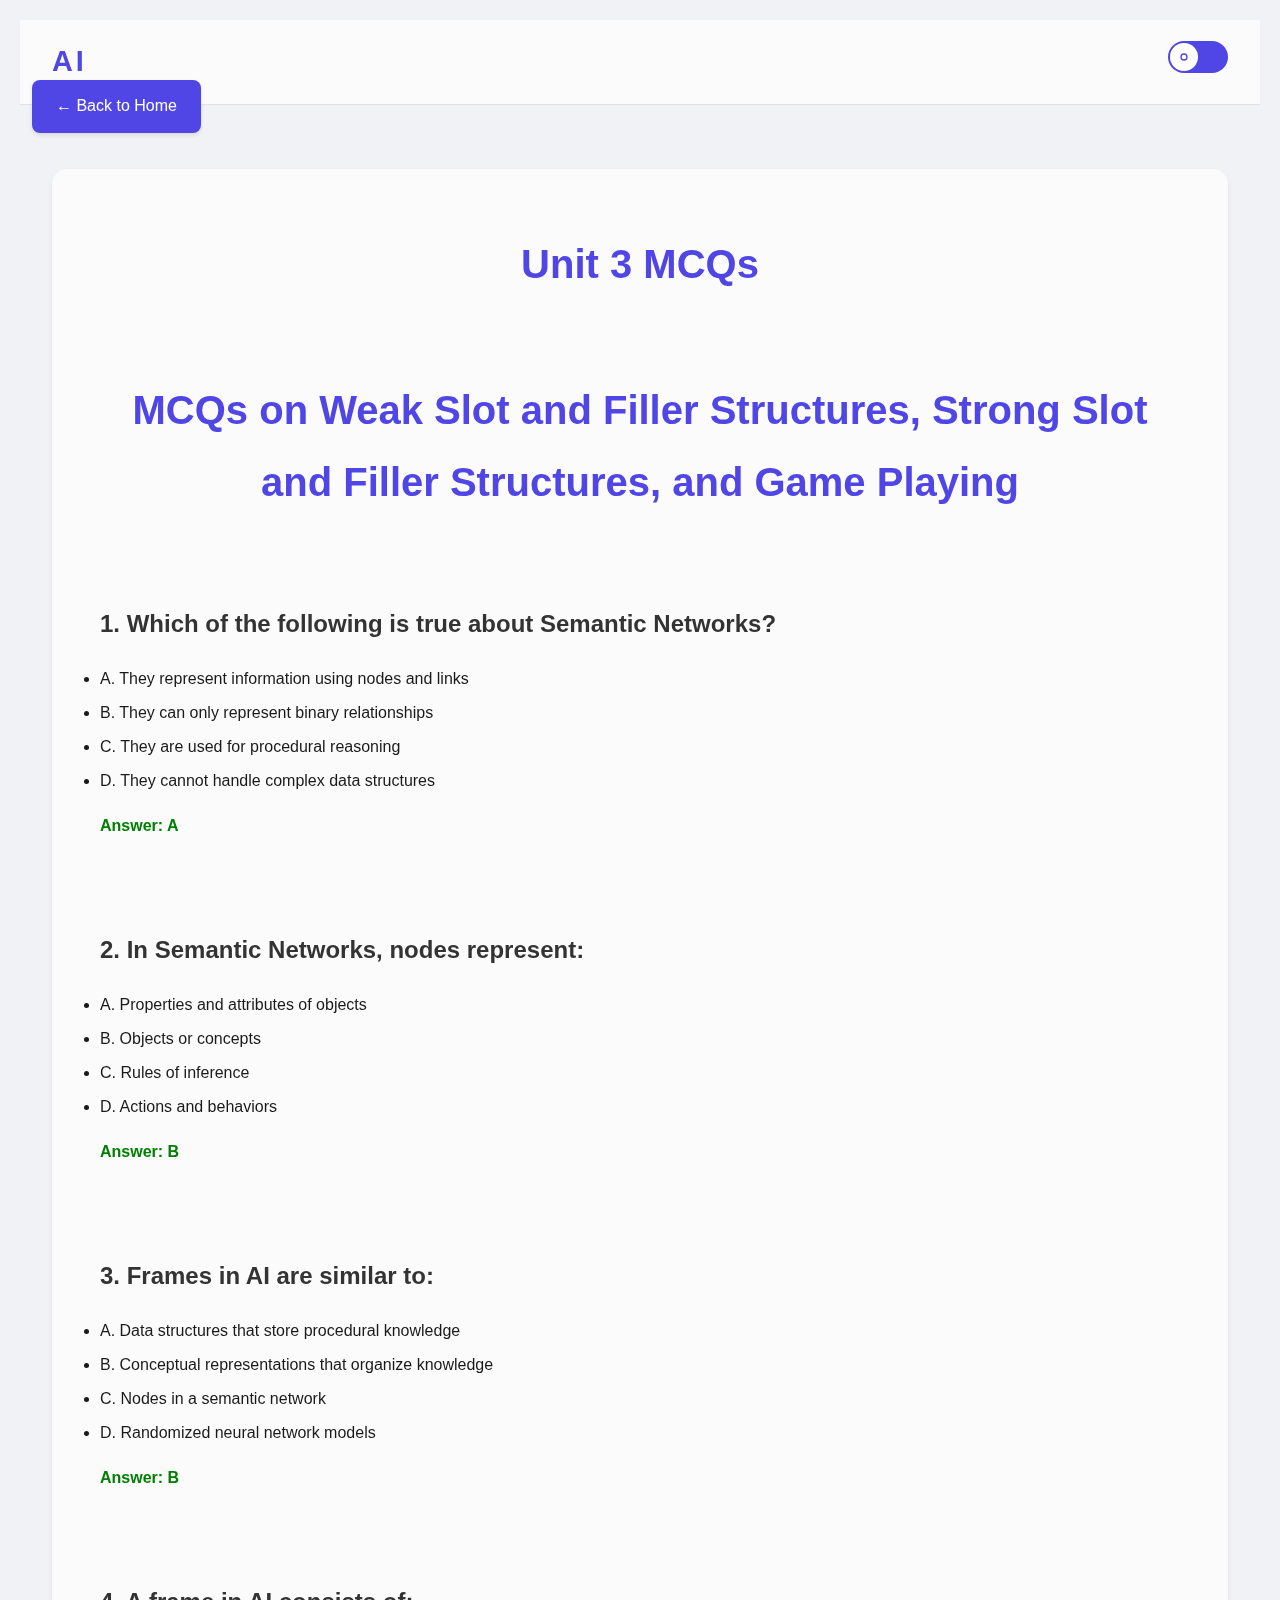
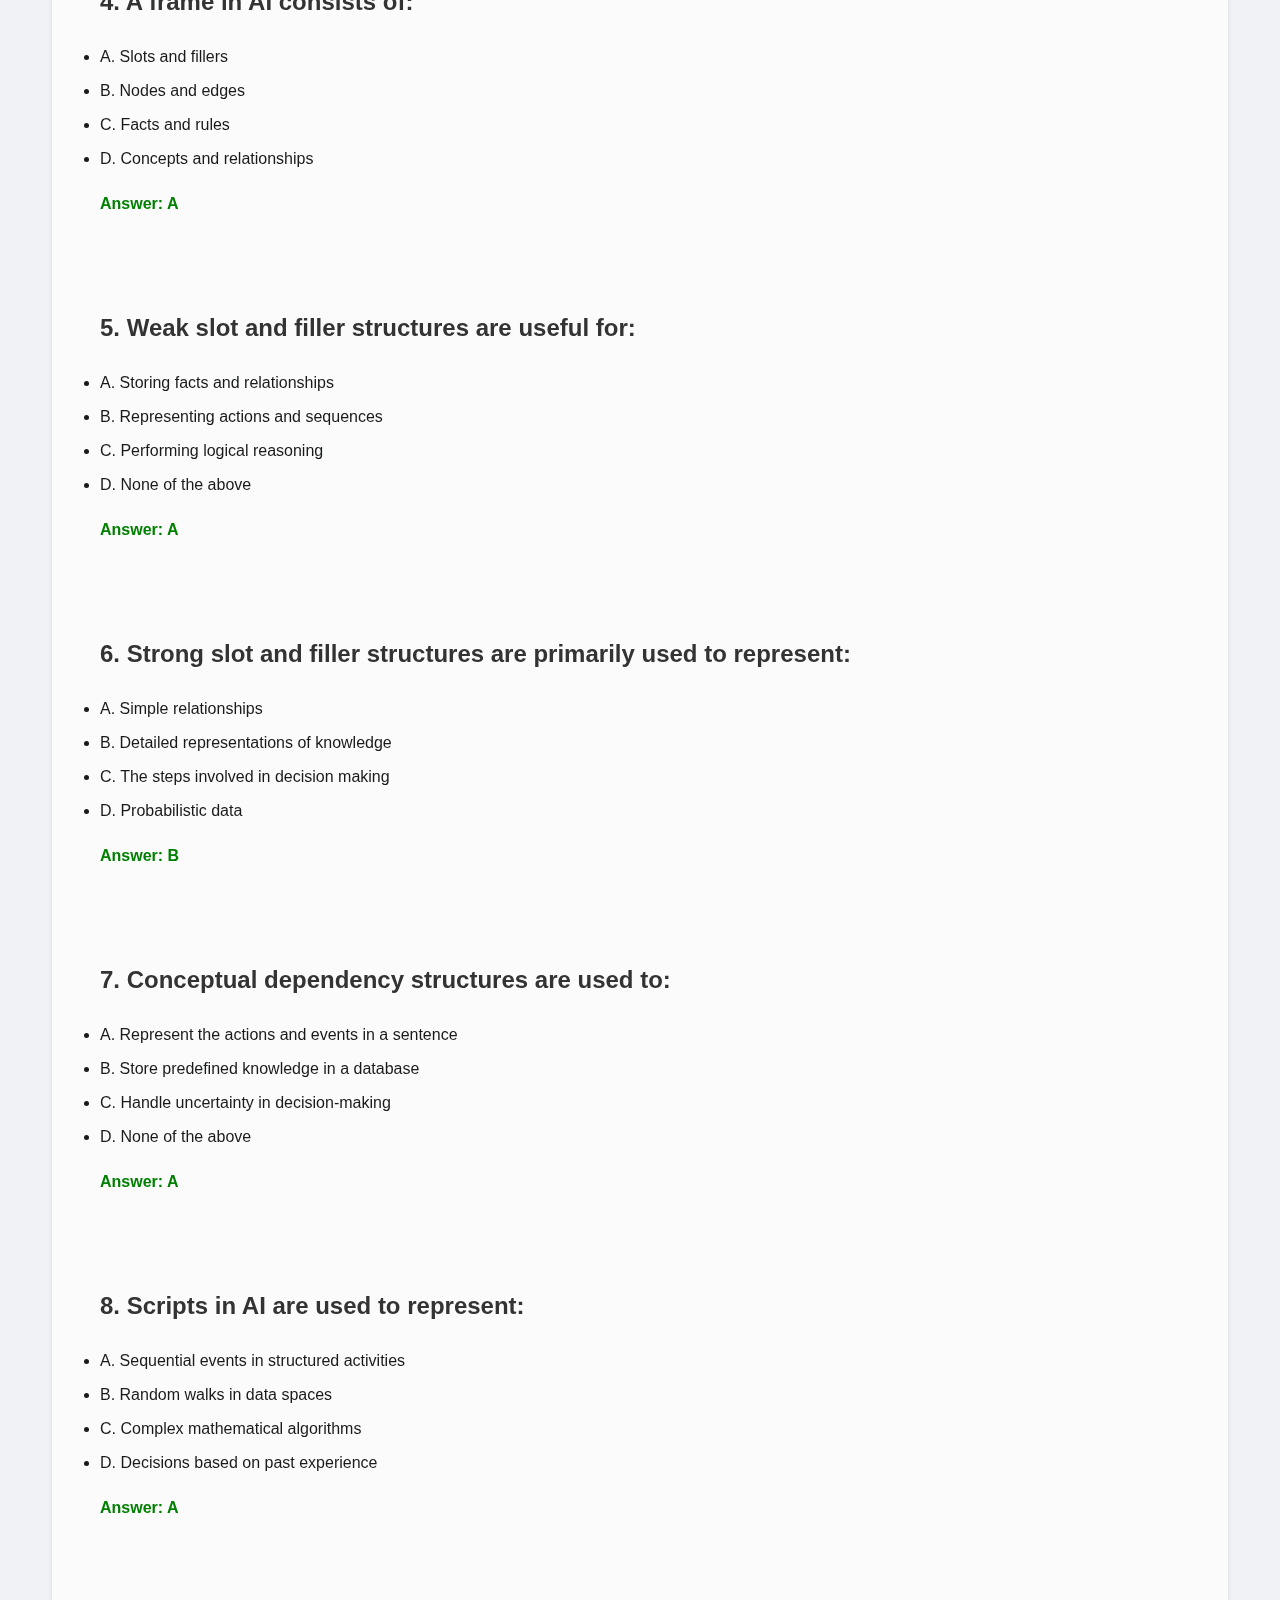
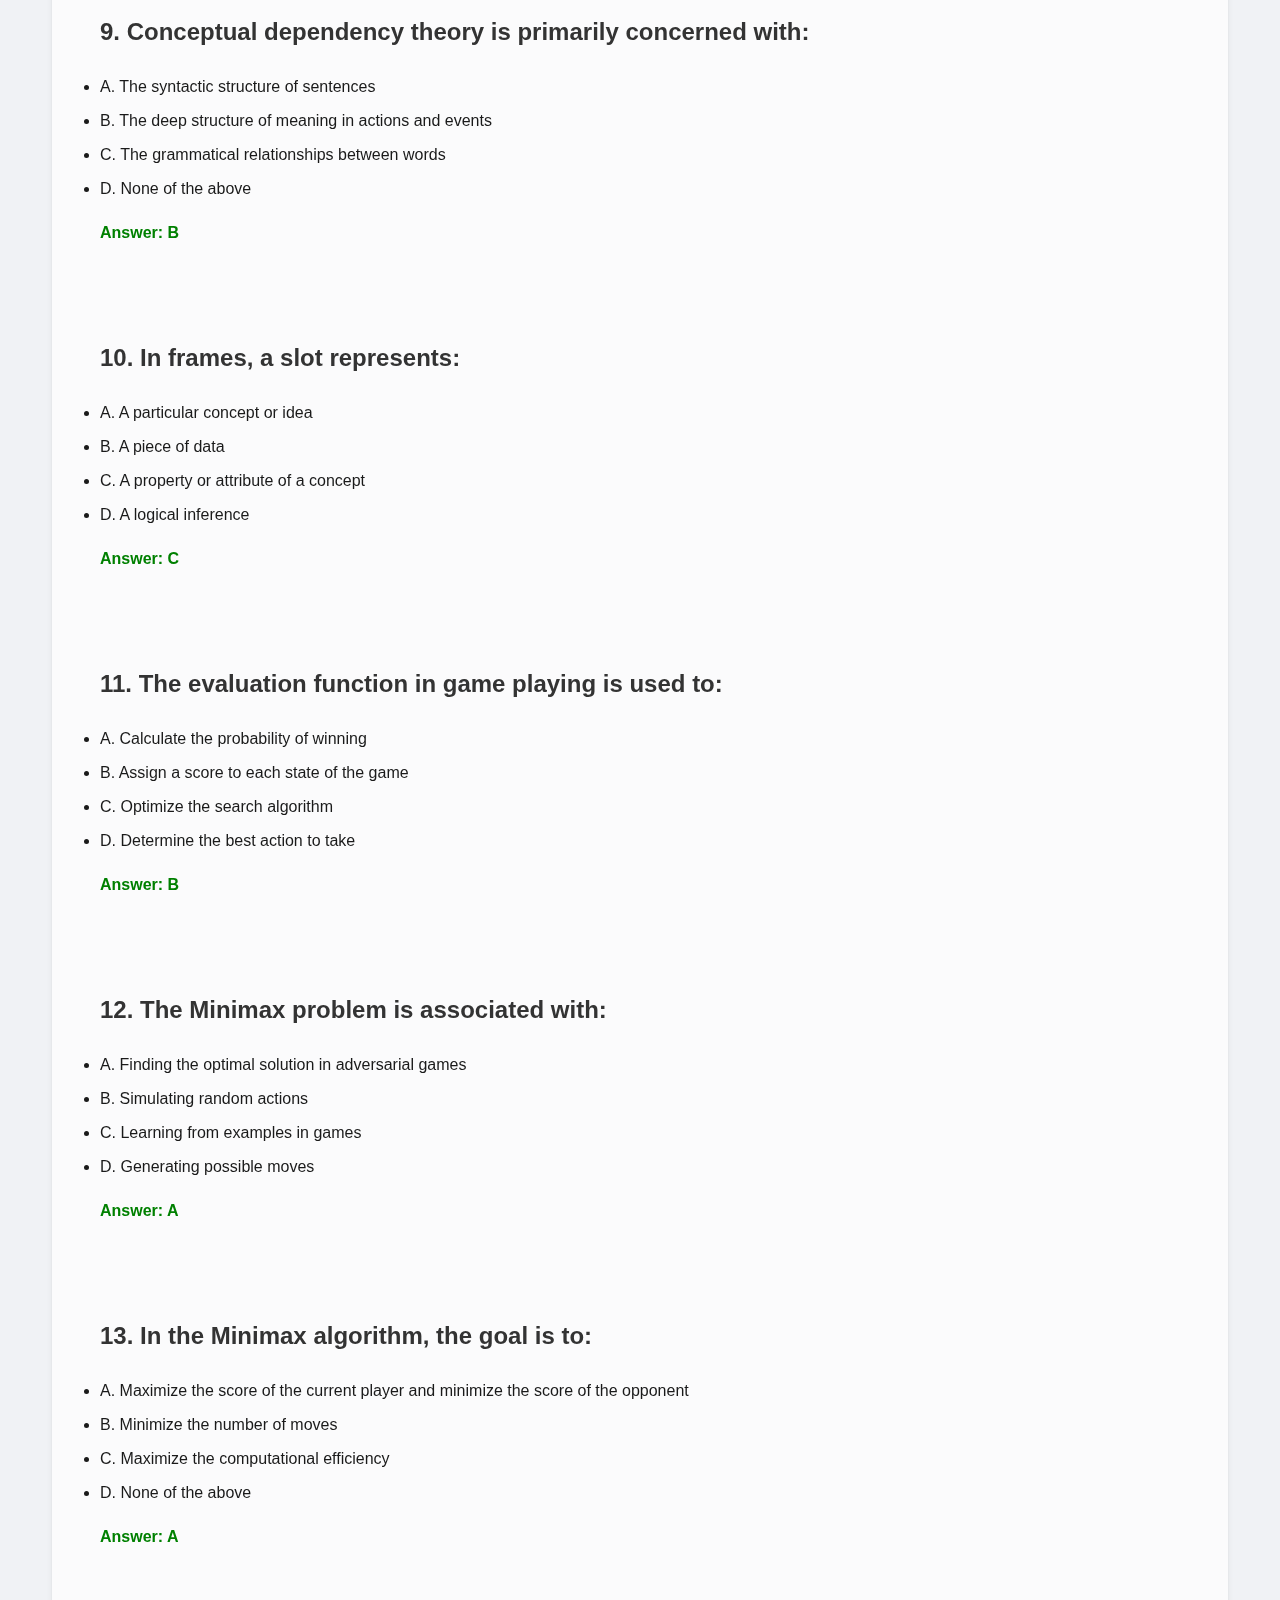
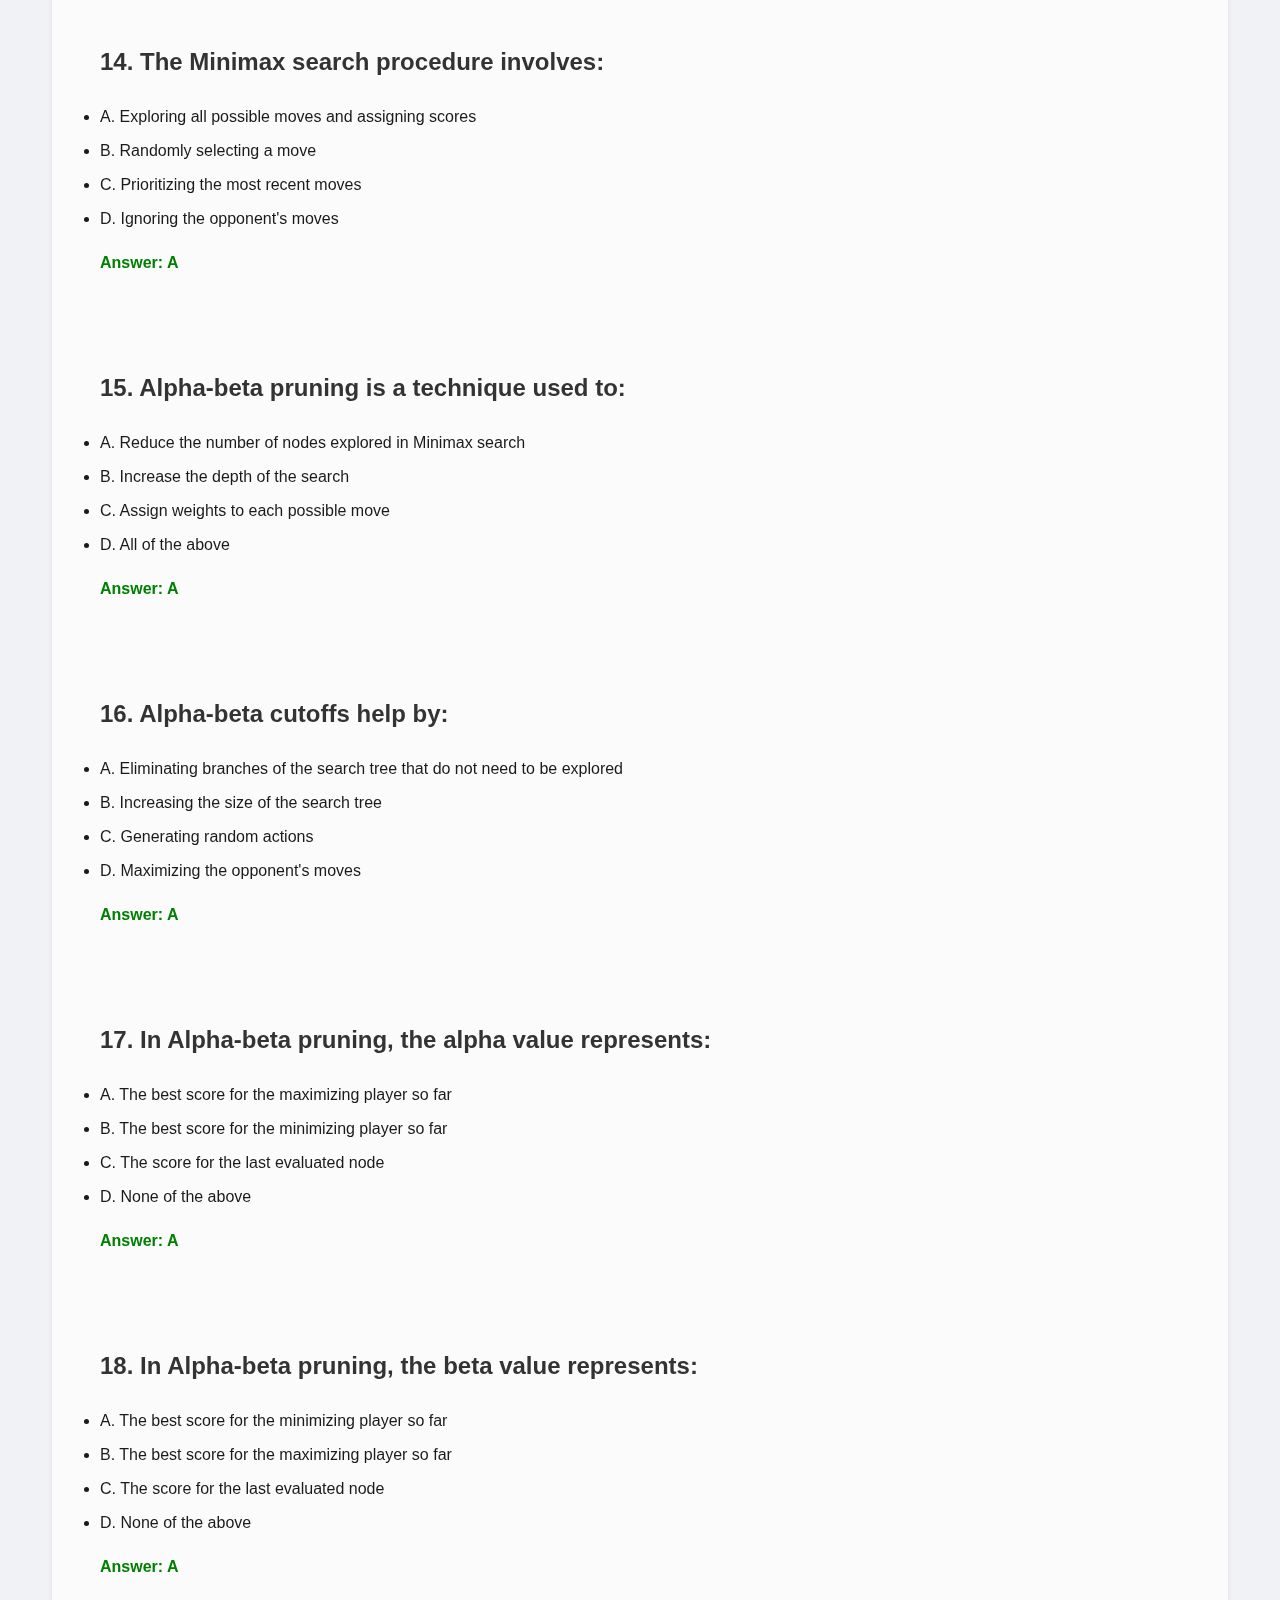
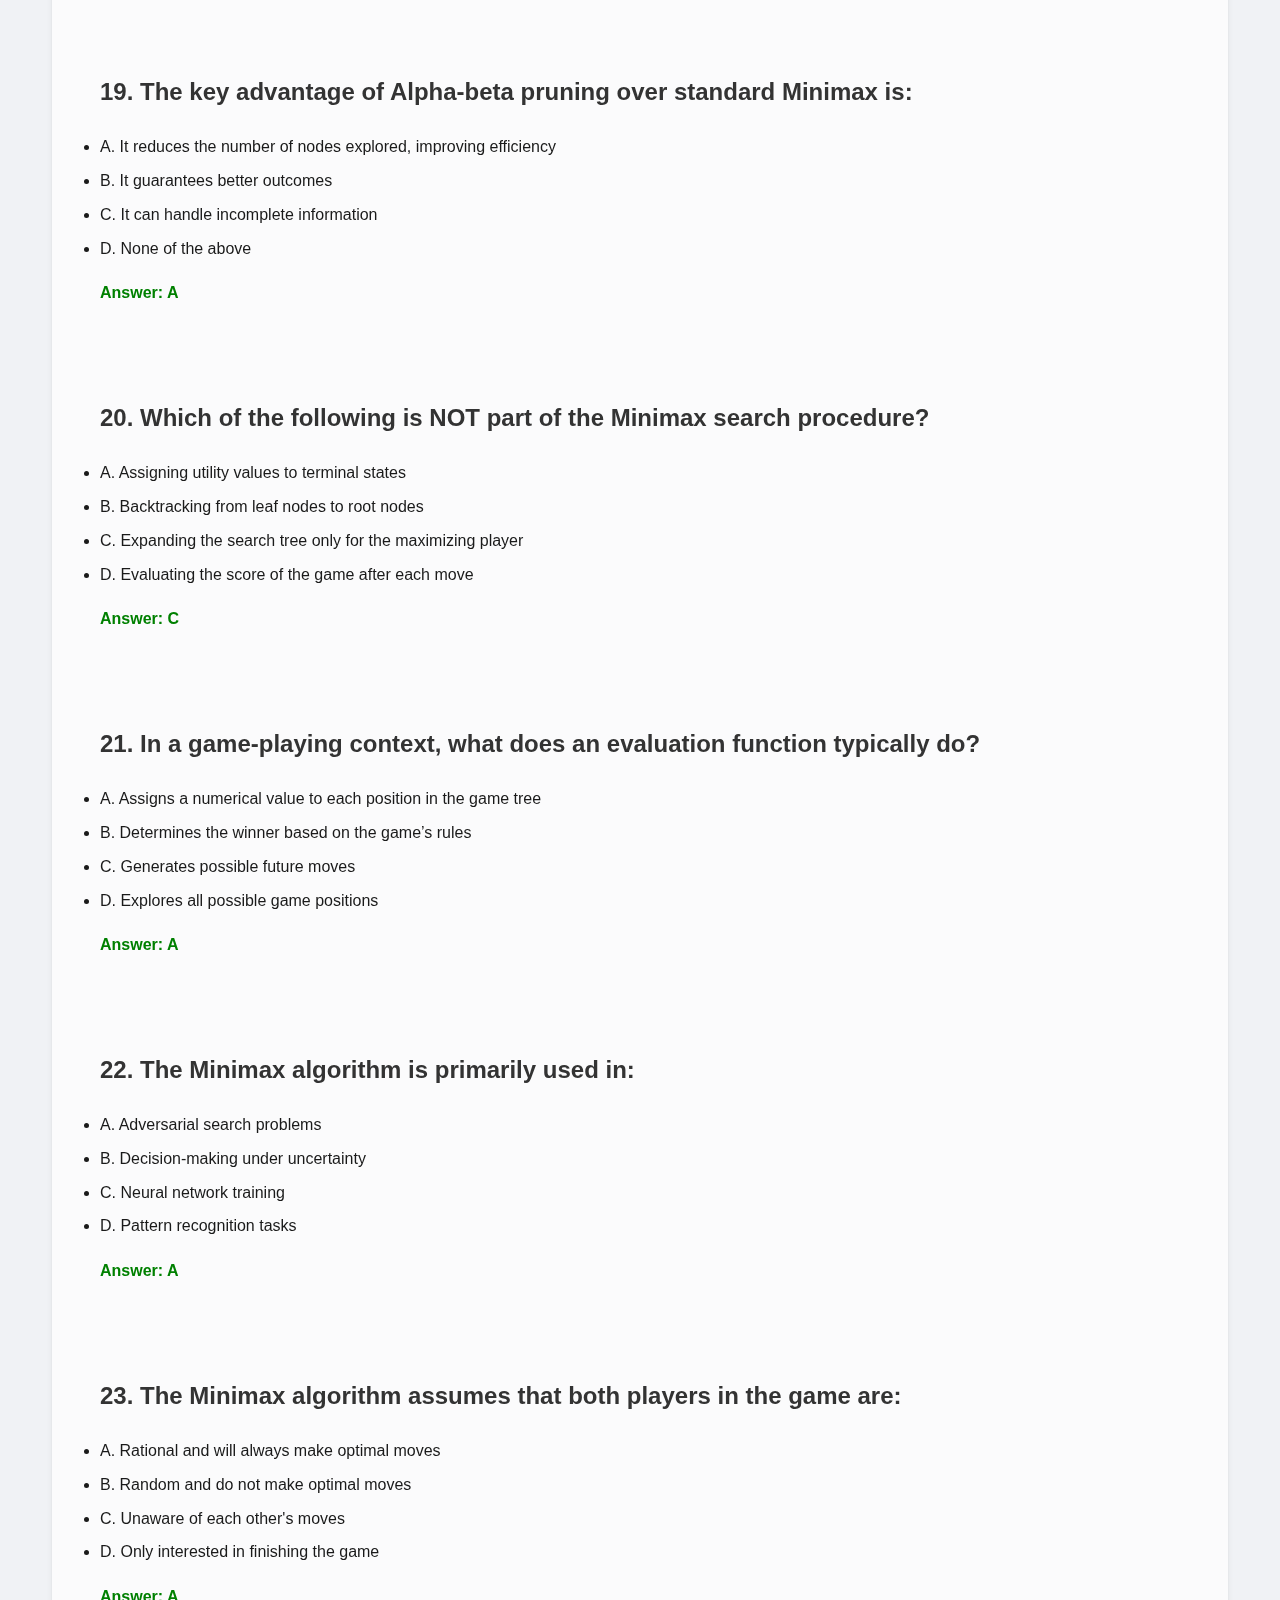
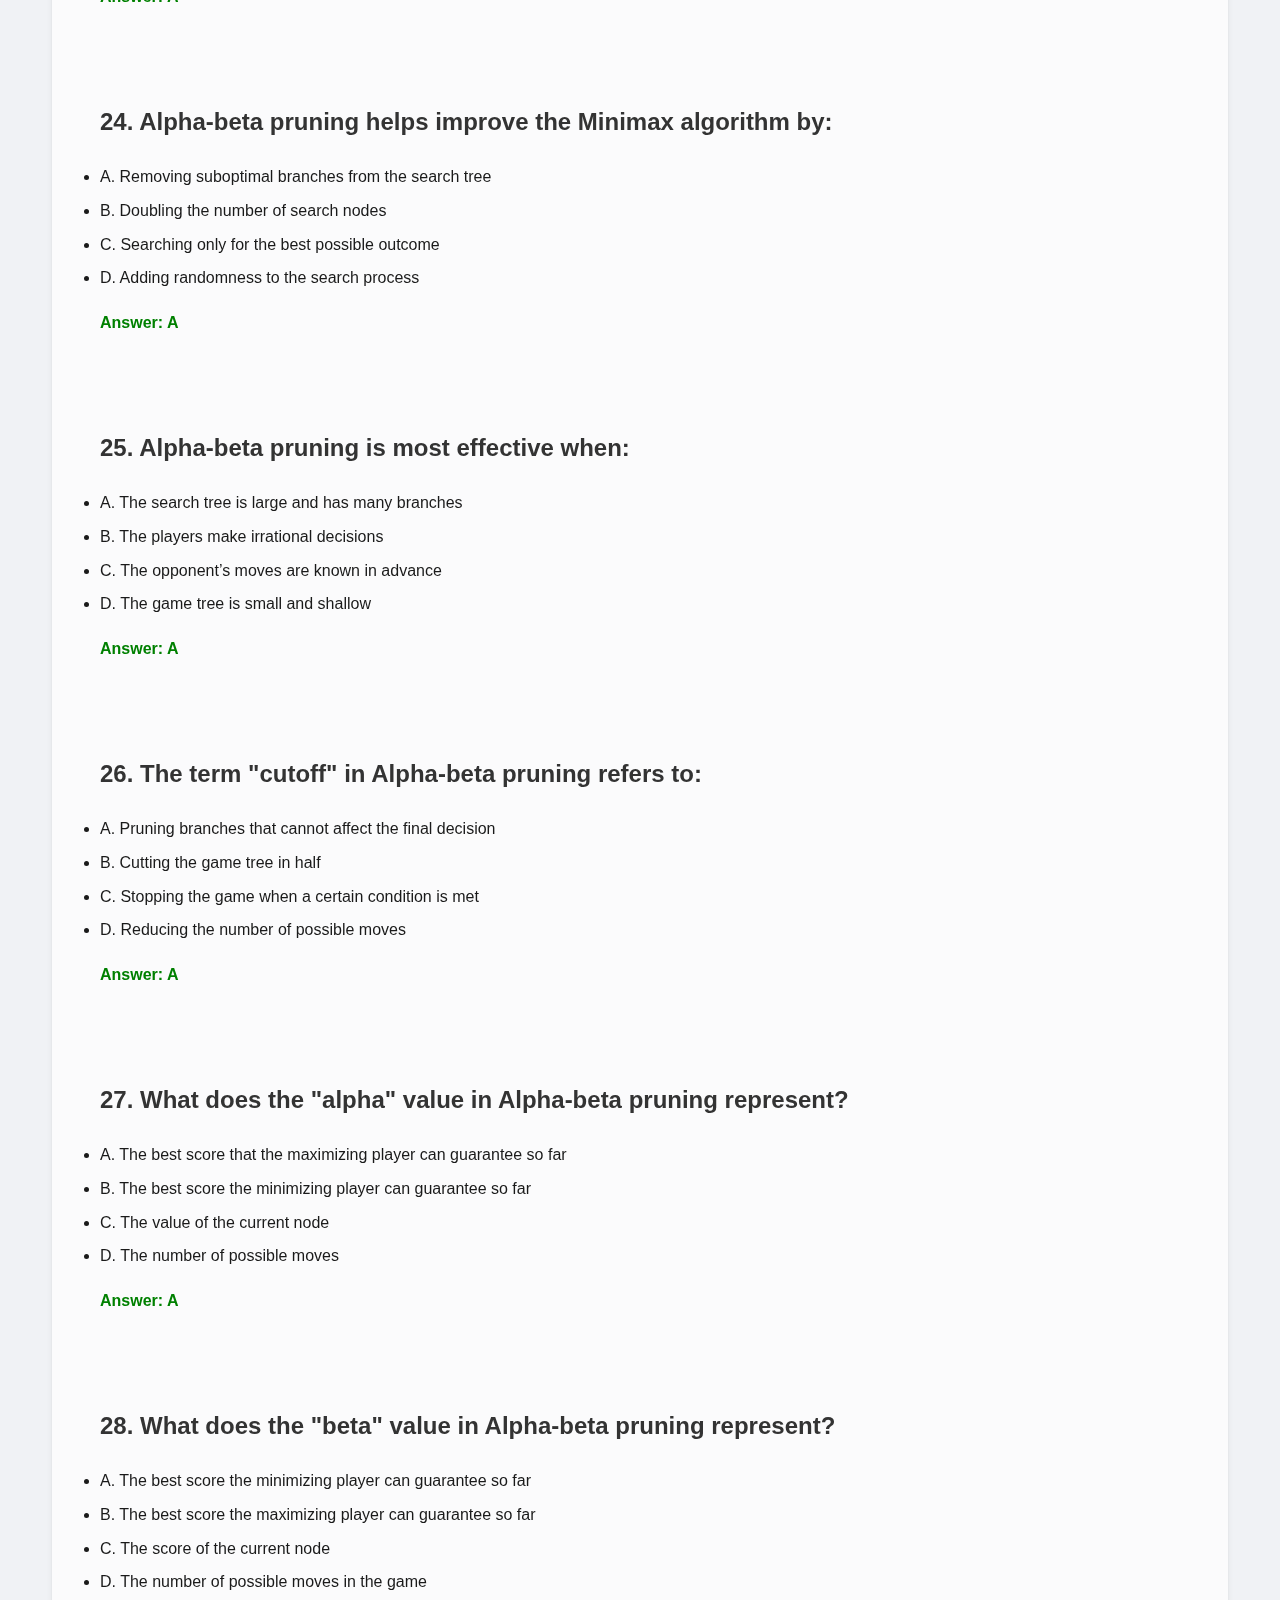
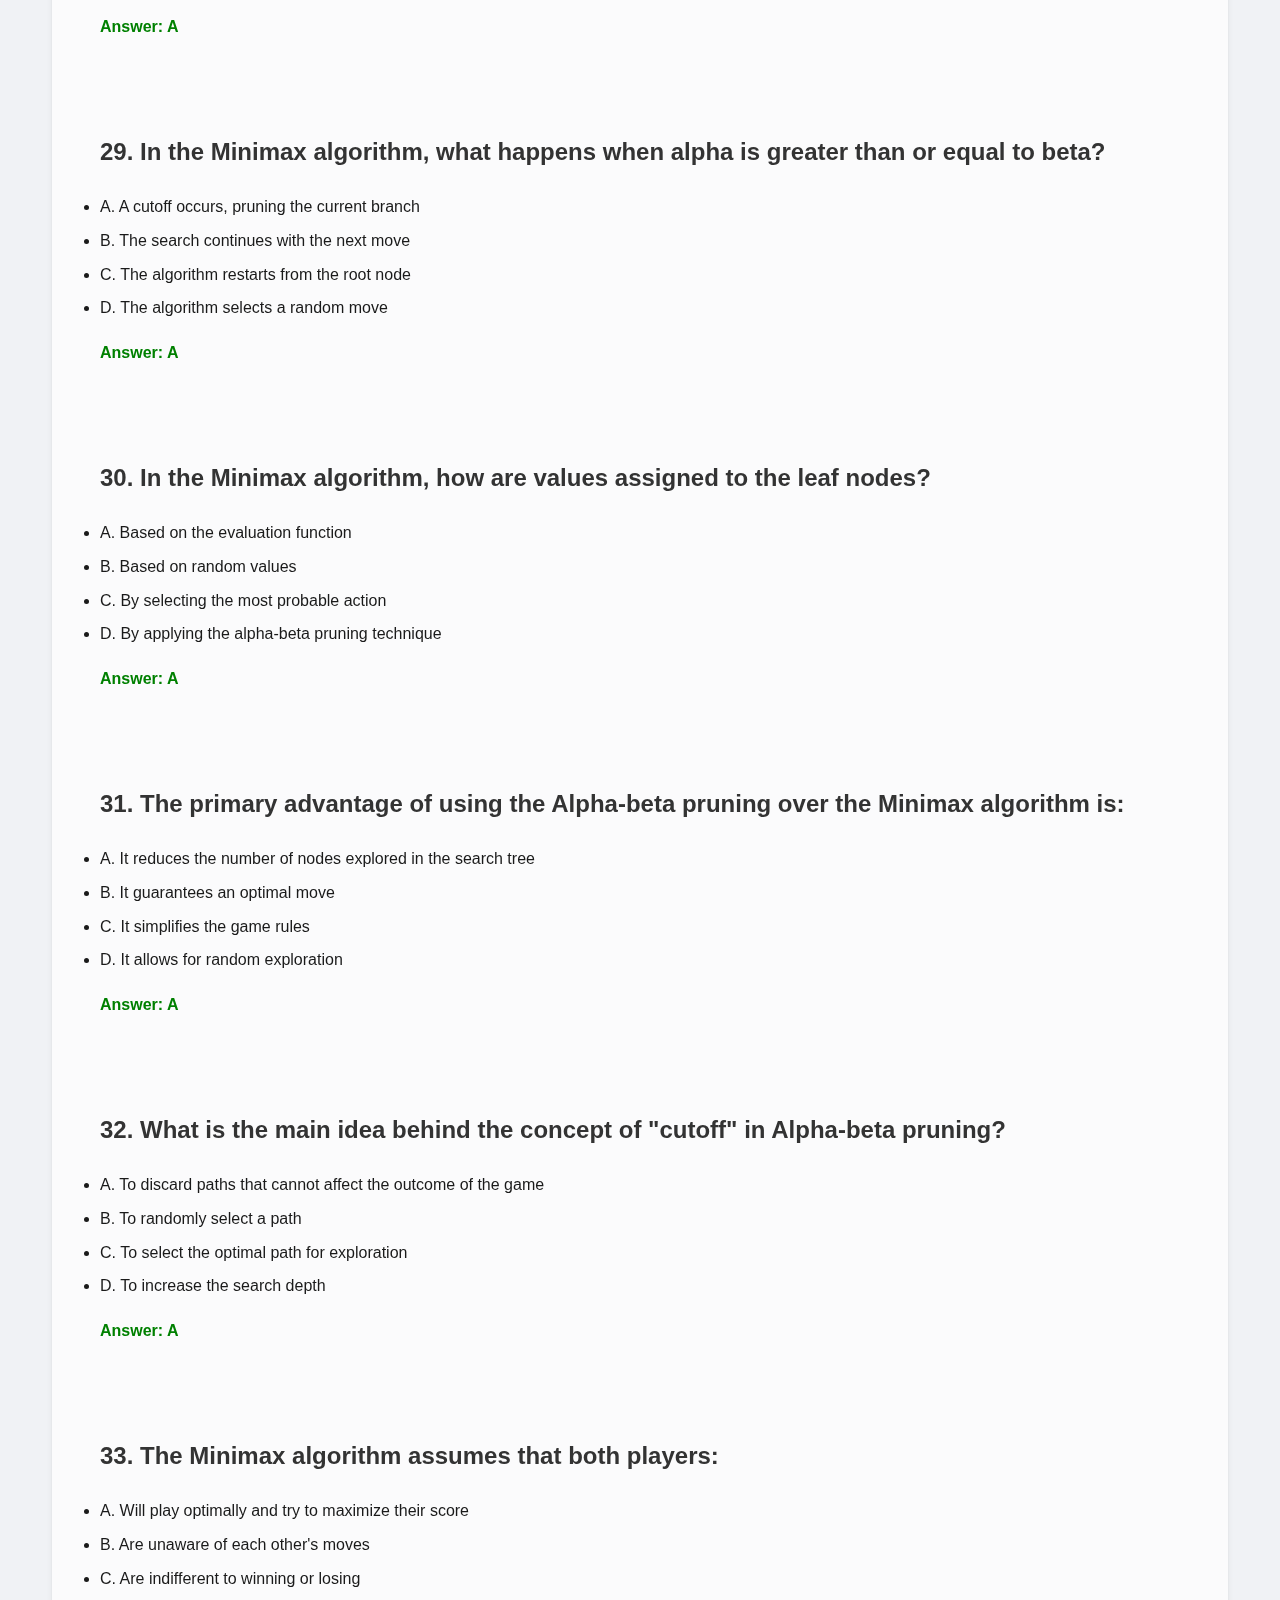
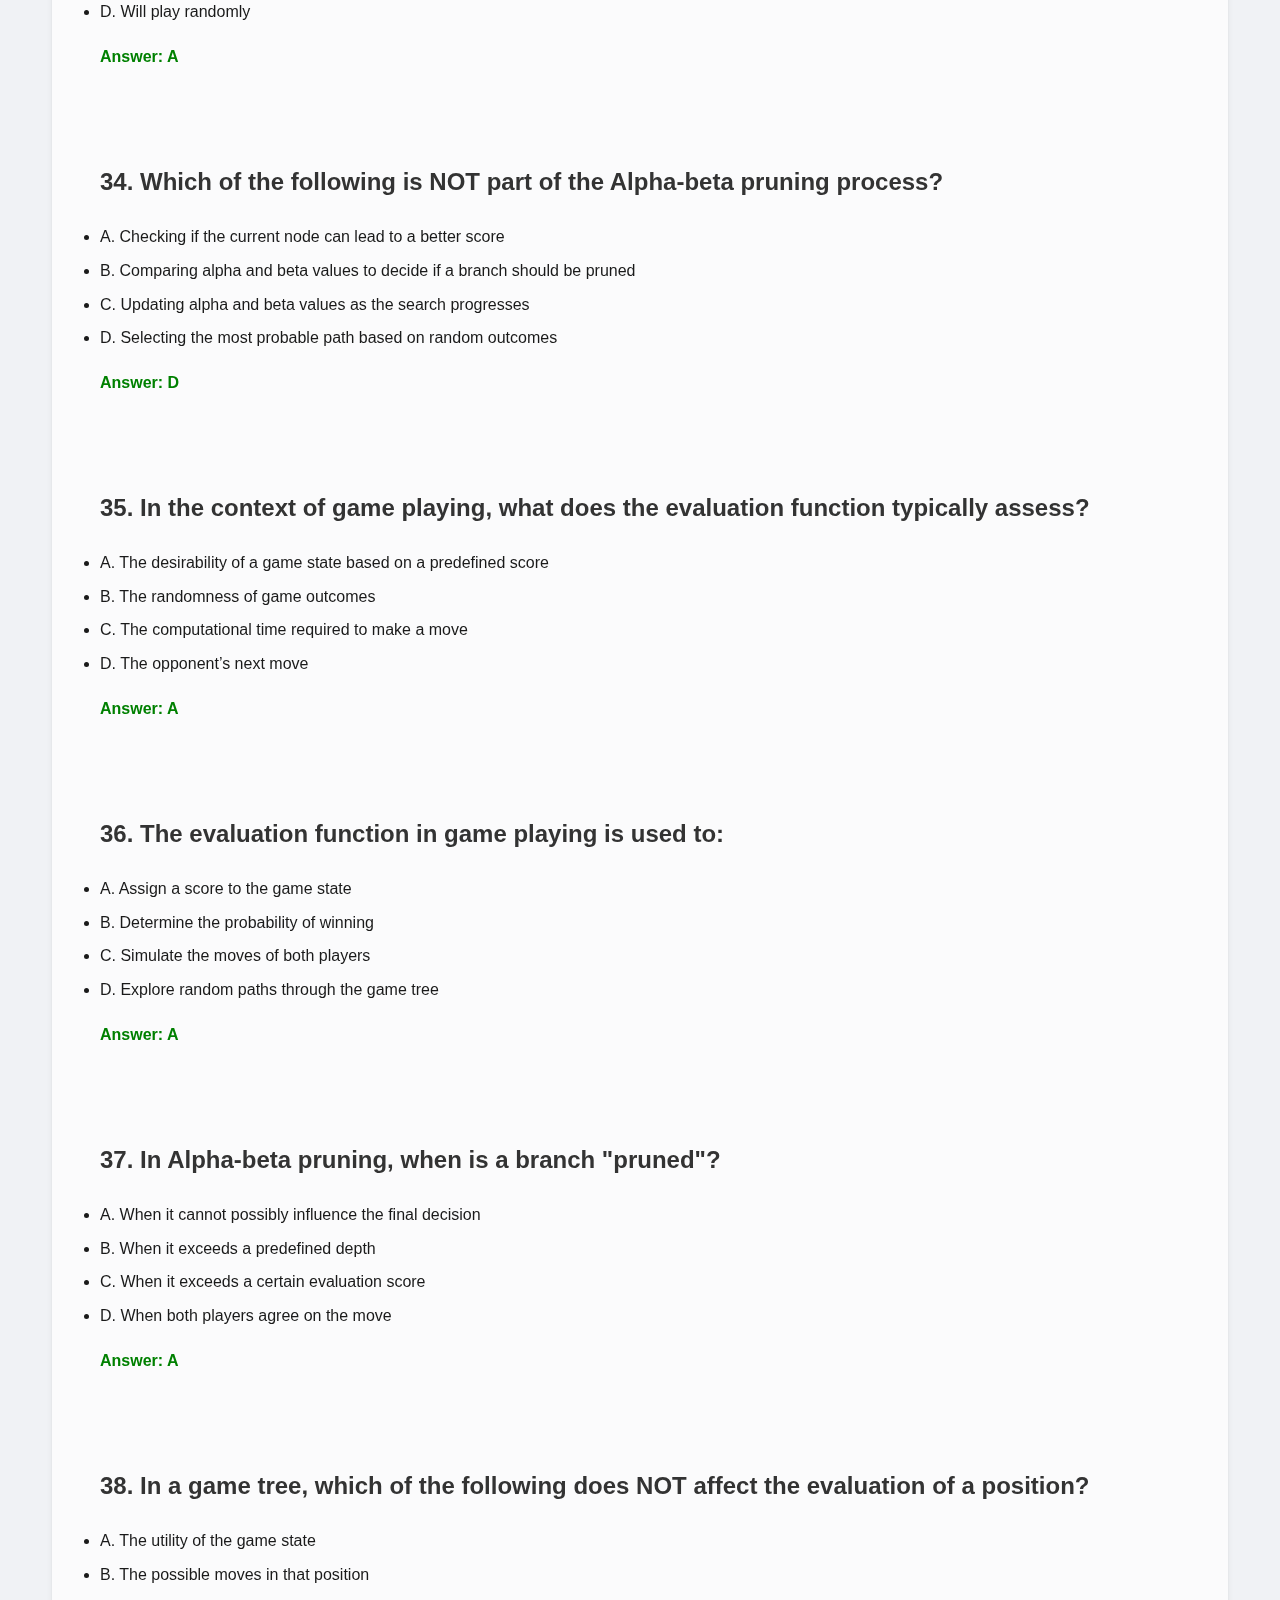
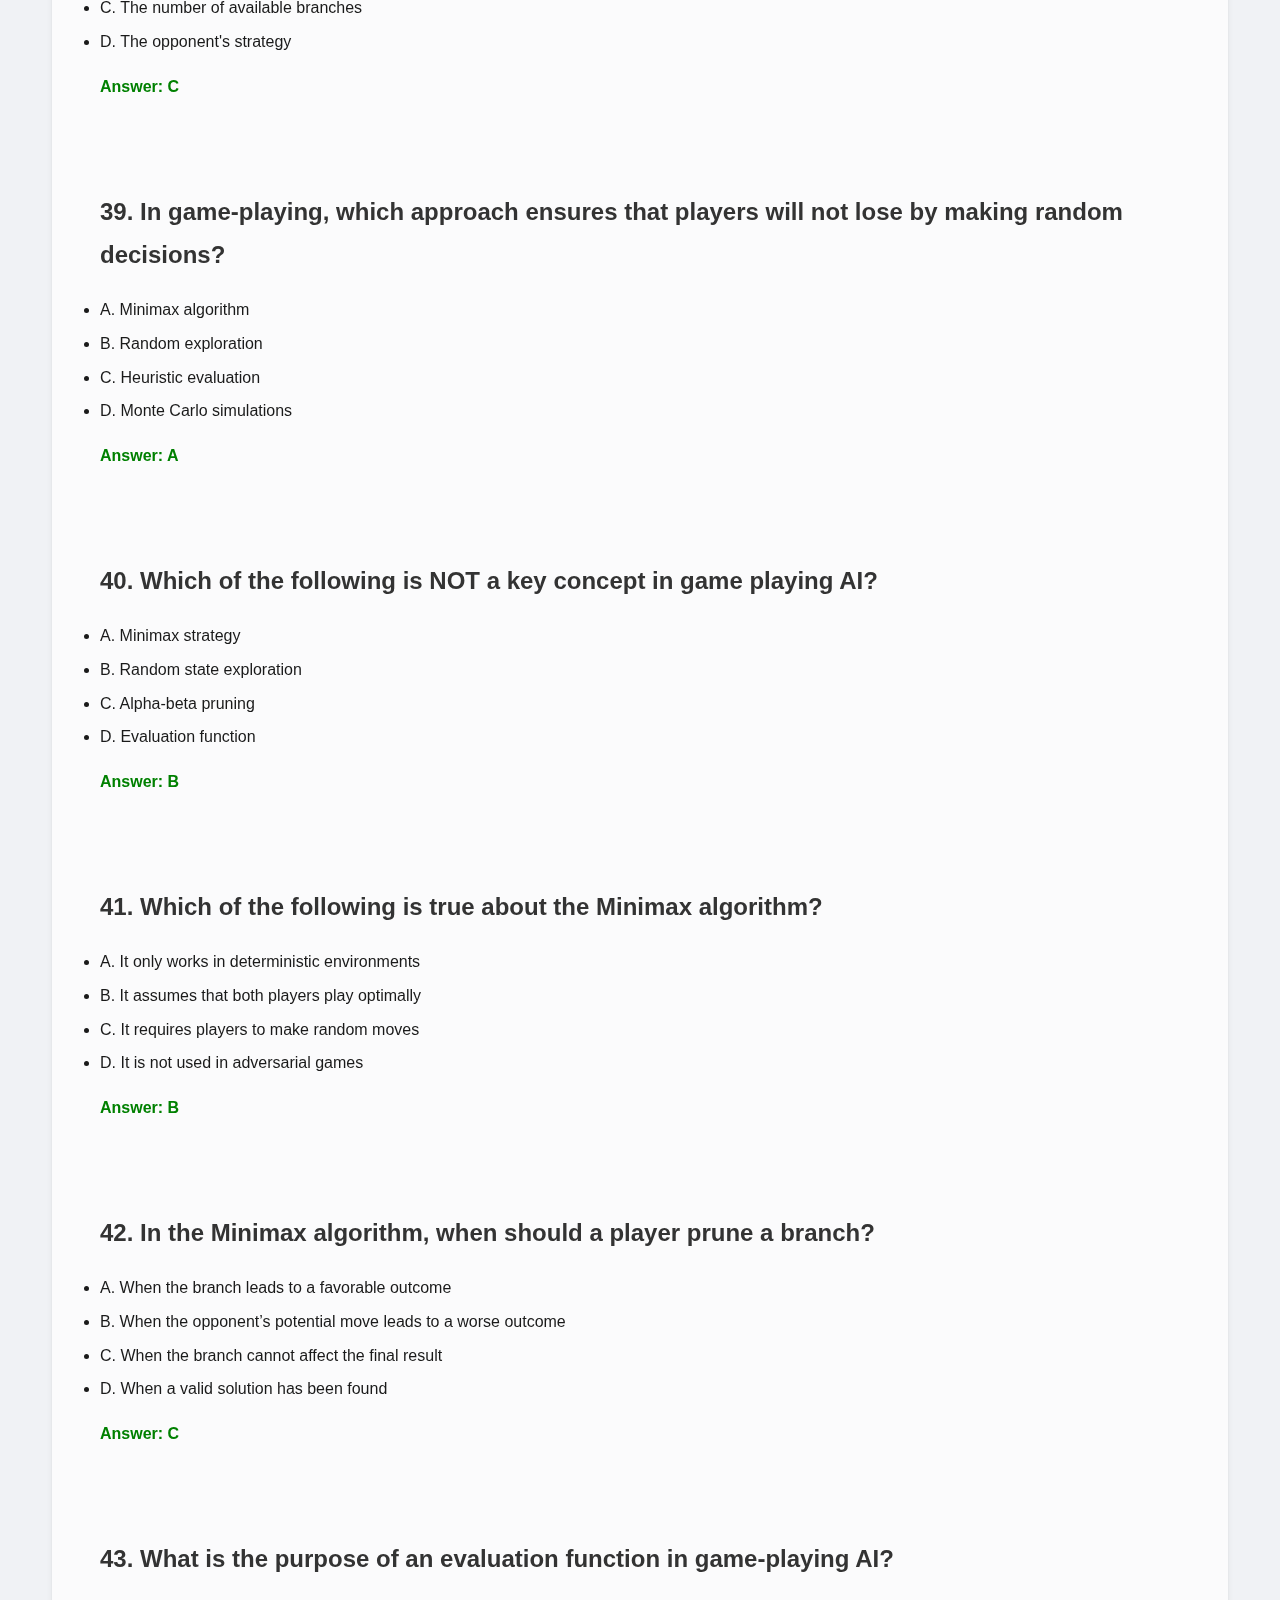
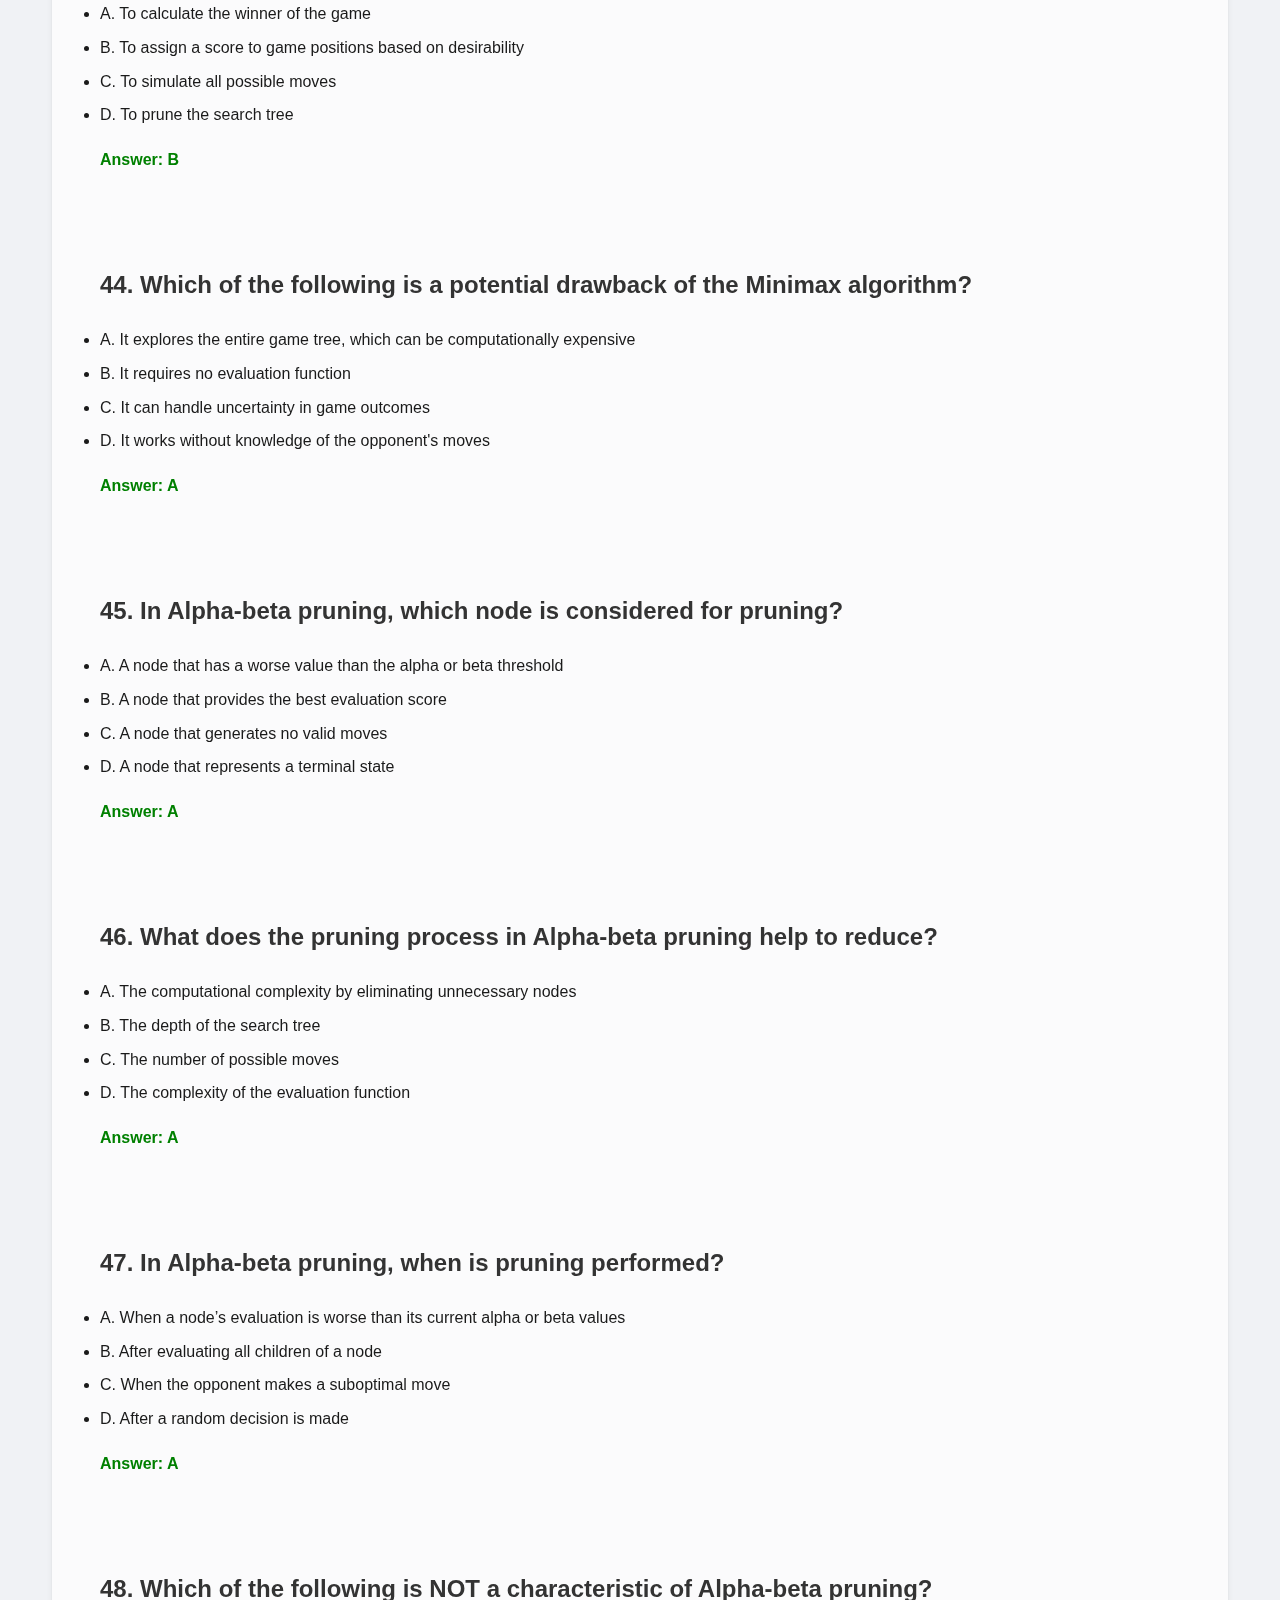
<file: AI/mcq3.html>
<!DOCTYPE html>
<html lang="en">
<head>
    <meta charset="UTF-8">
    <meta name="viewport" content="width=device-width, initial-scale=1.0">
    <title>Unit 3 MCQs - AI Learning</title>
    <link rel="stylesheet" href="styles.css">
</head>
<body>
    <header>
        <div class="logo">AI</div>
        <div class="theme-switch">
            <input type="checkbox" id="darkModeToggle" class="theme-switch__input">
            <label for="darkModeToggle" class="theme-switch__label">
                <span class="theme-switch__icon">
                    <svg class="sun-icon" viewBox="0 0 24 24"><path d="M12 15.5a3.5 3.5 0 1 0 0-7 3.5 3.5 0 0 0 0 7zm0 2a5.5 5.5 0 1 1 0-11 5.5 5.5 0 0 1 0 11zm0-15.5V5M12 19v3M4.22 6.22l2.12 2.12M17.66 17.66l2.12 2.12M1 12h3M20 12h3M4.22 17.78l2.12-2.12M17.66 6.34l2.12-2.12"/></svg>
                    <svg class="moon-icon" viewBox="0 0 24 24"><path d="M21 12.79A9 9 0 1 1 11.21 3 7 7 0 0 0 21 12.79z"/></svg>
                </span>
            </label>
        </div>
    </header>

    <main>
        <a href="index.html" class="back-button">← Back to Home</a>
        <div class="content">
            <h1>Unit 3 MCQs</h1>
            <div class="mcq-container">
                <!-- Add MCQs here -->
                <style>
                    body {
                        font-family: Arial, sans-serif;
                        line-height: 1.8;
                        margin: 20px;
                    }
                    h1, h2 {
                        color: #333;
                    }
                    h1 {
                        text-align: center;
                    }
                    .question {
                        margin-bottom: 20px;
                    }
                    ul {
                        margin: 0;
                        padding: 0;
                    }
                    li {
                        margin: 5px 0;
                    }
                    .answer {
                        font-weight: bold;
                        color: green;
                    }
                </style>
            </head>
            <body>
            
                <h1>MCQs on Weak Slot and Filler Structures, Strong Slot and Filler Structures, and Game Playing</h1>
            
                <!-- Weak Slot and Filler Structures -->
            
                <div class="question">
                    <h2>1. Which of the following is true about Semantic Networks?</h2>
                    <ul>
                        <li>A. They represent information using nodes and links</li>
                        <li>B. They can only represent binary relationships</li>
                        <li>C. They are used for procedural reasoning</li>
                        <li>D. They cannot handle complex data structures</li>
                    </ul>
                    <p class="answer">Answer: A</p>
                </div>
            
                <div class="question">
                    <h2>2. In Semantic Networks, nodes represent:</h2>
                    <ul>
                        <li>A. Properties and attributes of objects</li>
                        <li>B. Objects or concepts</li>
                        <li>C. Rules of inference</li>
                        <li>D. Actions and behaviors</li>
                    </ul>
                    <p class="answer">Answer: B</p>
                </div>
            
                <div class="question">
                    <h2>3. Frames in AI are similar to:</h2>
                    <ul>
                        <li>A. Data structures that store procedural knowledge</li>
                        <li>B. Conceptual representations that organize knowledge</li>
                        <li>C. Nodes in a semantic network</li>
                        <li>D. Randomized neural network models</li>
                    </ul>
                    <p class="answer">Answer: B</p>
                </div>
            
                <div class="question">
                    <h2>4. A frame in AI consists of:</h2>
                    <ul>
                        <li>A. Slots and fillers</li>
                        <li>B. Nodes and edges</li>
                        <li>C. Facts and rules</li>
                        <li>D. Concepts and relationships</li>
                    </ul>
                    <p class="answer">Answer: A</p>
                </div>
            
                <div class="question">
                    <h2>5. Weak slot and filler structures are useful for:</h2>
                    <ul>
                        <li>A. Storing facts and relationships</li>
                        <li>B. Representing actions and sequences</li>
                        <li>C. Performing logical reasoning</li>
                        <li>D. None of the above</li>
                    </ul>
                    <p class="answer">Answer: A</p>
                </div>
            
                <!-- Strong Slot and Filler Structures -->
            
                <div class="question">
                    <h2>6. Strong slot and filler structures are primarily used to represent:</h2>
                    <ul>
                        <li>A. Simple relationships</li>
                        <li>B. Detailed representations of knowledge</li>
                        <li>C. The steps involved in decision making</li>
                        <li>D. Probabilistic data</li>
                    </ul>
                    <p class="answer">Answer: B</p>
                </div>
            
                <div class="question">
                    <h2>7. Conceptual dependency structures are used to:</h2>
                    <ul>
                        <li>A. Represent the actions and events in a sentence</li>
                        <li>B. Store predefined knowledge in a database</li>
                        <li>C. Handle uncertainty in decision-making</li>
                        <li>D. None of the above</li>
                    </ul>
                    <p class="answer">Answer: A</p>
                </div>
            
                <div class="question">
                    <h2>8. Scripts in AI are used to represent:</h2>
                    <ul>
                        <li>A. Sequential events in structured activities</li>
                        <li>B. Random walks in data spaces</li>
                        <li>C. Complex mathematical algorithms</li>
                        <li>D. Decisions based on past experience</li>
                    </ul>
                    <p class="answer">Answer: A</p>
                </div>
            
                <div class="question">
                    <h2>9. Conceptual dependency theory is primarily concerned with:</h2>
                    <ul>
                        <li>A. The syntactic structure of sentences</li>
                        <li>B. The deep structure of meaning in actions and events</li>
                        <li>C. The grammatical relationships between words</li>
                        <li>D. None of the above</li>
                    </ul>
                    <p class="answer">Answer: B</p>
                </div>
            
                <div class="question">
                    <h2>10. In frames, a slot represents:</h2>
                    <ul>
                        <li>A. A particular concept or idea</li>
                        <li>B. A piece of data</li>
                        <li>C. A property or attribute of a concept</li>
                        <li>D. A logical inference</li>
                    </ul>
                    <p class="answer">Answer: C</p>
                </div>
            
                <!-- Game Playing -->
            
                <div class="question">
                    <h2>11. The evaluation function in game playing is used to:</h2>
                    <ul>
                        <li>A. Calculate the probability of winning</li>
                        <li>B. Assign a score to each state of the game</li>
                        <li>C. Optimize the search algorithm</li>
                        <li>D. Determine the best action to take</li>
                    </ul>
                    <p class="answer">Answer: B</p>
                </div>
            
                <div class="question">
                    <h2>12. The Minimax problem is associated with:</h2>
                    <ul>
                        <li>A. Finding the optimal solution in adversarial games</li>
                        <li>B. Simulating random actions</li>
                        <li>C. Learning from examples in games</li>
                        <li>D. Generating possible moves</li>
                    </ul>
                    <p class="answer">Answer: A</p>
                </div>
            
                <div class="question">
                    <h2>13. In the Minimax algorithm, the goal is to:</h2>
                    <ul>
                        <li>A. Maximize the score of the current player and minimize the score of the opponent</li>
                        <li>B. Minimize the number of moves</li>
                        <li>C. Maximize the computational efficiency</li>
                        <li>D. None of the above</li>
                    </ul>
                    <p class="answer">Answer: A</p>
                </div>
            
                <div class="question">
                    <h2>14. The Minimax search procedure involves:</h2>
                    <ul>
                        <li>A. Exploring all possible moves and assigning scores</li>
                        <li>B. Randomly selecting a move</li>
                        <li>C. Prioritizing the most recent moves</li>
                        <li>D. Ignoring the opponent's moves</li>
                    </ul>
                    <p class="answer">Answer: A</p>
                </div>
            
                <div class="question">
                    <h2>15. Alpha-beta pruning is a technique used to:</h2>
                    <ul>
                        <li>A. Reduce the number of nodes explored in Minimax search</li>
                        <li>B. Increase the depth of the search</li>
                        <li>C. Assign weights to each possible move</li>
                        <li>D. All of the above</li>
                    </ul>
                    <p class="answer">Answer: A</p>
                </div>
            
                <div class="question">
                    <h2>16. Alpha-beta cutoffs help by:</h2>
                    <ul>
                        <li>A. Eliminating branches of the search tree that do not need to be explored</li>
                        <li>B. Increasing the size of the search tree</li>
                        <li>C. Generating random actions</li>
                        <li>D. Maximizing the opponent's moves</li>
                    </ul>
                    <p class="answer">Answer: A</p>
                </div>
            
                <div class="question">
                    <h2>17. In Alpha-beta pruning, the alpha value represents:</h2>
                    <ul>
                        <li>A. The best score for the maximizing player so far</li>
                        <li>B. The best score for the minimizing player so far</li>
                        <li>C. The score for the last evaluated node</li>
                        <li>D. None of the above</li>
                    </ul>
                    <p class="answer">Answer: A</p>
                </div>
            
                <div class="question">
                    <h2>18. In Alpha-beta pruning, the beta value represents:</h2>
                    <ul>
                        <li>A. The best score for the minimizing player so far</li>
                        <li>B. The best score for the maximizing player so far</li>
                        <li>C. The score for the last evaluated node</li>
                        <li>D. None of the above</li>
                    </ul>
                    <p class="answer">Answer: A</p>
                </div>
            
                <div class="question">
                    <h2>19. The key advantage of Alpha-beta pruning over standard Minimax is:</h2>
                    <ul>
                        <li>A. It reduces the number of nodes explored, improving efficiency</li>
                        <li>B. It guarantees better outcomes</li>
                        <li>C. It can handle incomplete information</li>
                        <li>D. None of the above</li>
                    </ul>
                    <p class="answer">Answer: A</p>
                </div>
            
                <div class="question">
                    <h2>20. Which of the following is NOT part of the Minimax search procedure?</h2>
                    <ul>
                        <li>A. Assigning utility values to terminal states</li>
                        <li>B. Backtracking from leaf nodes to root nodes</li>
                        <li>C. Expanding the search tree only for the maximizing player</li>
                        <li>D. Evaluating the score of the game after each move</li>
                    </ul>
                    <p class="answer">Answer: C</p>
                </div>
                <div class="question">
                    <h2>21. In a game-playing context, what does an evaluation function typically do?</h2>
                    <ul>
                        <li>A. Assigns a numerical value to each position in the game tree</li>
                        <li>B. Determines the winner based on the game’s rules</li>
                        <li>C. Generates possible future moves</li>
                        <li>D. Explores all possible game positions</li>
                    </ul>
                    <p class="answer">Answer: A</p>
                </div>
            
                <div class="question">
                    <h2>22. The Minimax algorithm is primarily used in:</h2>
                    <ul>
                        <li>A. Adversarial search problems</li>
                        <li>B. Decision-making under uncertainty</li>
                        <li>C. Neural network training</li>
                        <li>D. Pattern recognition tasks</li>
                    </ul>
                    <p class="answer">Answer: A</p>
                </div>
            
                <div class="question">
                    <h2>23. The Minimax algorithm assumes that both players in the game are:</h2>
                    <ul>
                        <li>A. Rational and will always make optimal moves</li>
                        <li>B. Random and do not make optimal moves</li>
                        <li>C. Unaware of each other's moves</li>
                        <li>D. Only interested in finishing the game</li>
                    </ul>
                    <p class="answer">Answer: A</p>
                </div>
            
                <div class="question">
                    <h2>24. Alpha-beta pruning helps improve the Minimax algorithm by:</h2>
                    <ul>
                        <li>A. Removing suboptimal branches from the search tree</li>
                        <li>B. Doubling the number of search nodes</li>
                        <li>C. Searching only for the best possible outcome</li>
                        <li>D. Adding randomness to the search process</li>
                    </ul>
                    <p class="answer">Answer: A</p>
                </div>
            
                <div class="question">
                    <h2>25. Alpha-beta pruning is most effective when:</h2>
                    <ul>
                        <li>A. The search tree is large and has many branches</li>
                        <li>B. The players make irrational decisions</li>
                        <li>C. The opponent’s moves are known in advance</li>
                        <li>D. The game tree is small and shallow</li>
                    </ul>
                    <p class="answer">Answer: A</p>
                </div>
            
                <div class="question">
                    <h2>26. The term "cutoff" in Alpha-beta pruning refers to:</h2>
                    <ul>
                        <li>A. Pruning branches that cannot affect the final decision</li>
                        <li>B. Cutting the game tree in half</li>
                        <li>C. Stopping the game when a certain condition is met</li>
                        <li>D. Reducing the number of possible moves</li>
                    </ul>
                    <p class="answer">Answer: A</p>
                </div>
            
                <div class="question">
                    <h2>27. What does the "alpha" value in Alpha-beta pruning represent?</h2>
                    <ul>
                        <li>A. The best score that the maximizing player can guarantee so far</li>
                        <li>B. The best score the minimizing player can guarantee so far</li>
                        <li>C. The value of the current node</li>
                        <li>D. The number of possible moves</li>
                    </ul>
                    <p class="answer">Answer: A</p>
                </div>
            
                <div class="question">
                    <h2>28. What does the "beta" value in Alpha-beta pruning represent?</h2>
                    <ul>
                        <li>A. The best score the minimizing player can guarantee so far</li>
                        <li>B. The best score the maximizing player can guarantee so far</li>
                        <li>C. The score of the current node</li>
                        <li>D. The number of possible moves in the game</li>
                    </ul>
                    <p class="answer">Answer: A</p>
                </div>
            
                <div class="question">
                    <h2>29. In the Minimax algorithm, what happens when alpha is greater than or equal to beta?</h2>
                    <ul>
                        <li>A. A cutoff occurs, pruning the current branch</li>
                        <li>B. The search continues with the next move</li>
                        <li>C. The algorithm restarts from the root node</li>
                        <li>D. The algorithm selects a random move</li>
                    </ul>
                    <p class="answer">Answer: A</p>
                </div>
            
                <div class="question">
                    <h2>30. In the Minimax algorithm, how are values assigned to the leaf nodes?</h2>
                    <ul>
                        <li>A. Based on the evaluation function</li>
                        <li>B. Based on random values</li>
                        <li>C. By selecting the most probable action</li>
                        <li>D. By applying the alpha-beta pruning technique</li>
                    </ul>
                    <p class="answer">Answer: A</p>
                </div>
            
                <div class="question">
                    <h2>31. The primary advantage of using the Alpha-beta pruning over the Minimax algorithm is:</h2>
                    <ul>
                        <li>A. It reduces the number of nodes explored in the search tree</li>
                        <li>B. It guarantees an optimal move</li>
                        <li>C. It simplifies the game rules</li>
                        <li>D. It allows for random exploration</li>
                    </ul>
                    <p class="answer">Answer: A</p>
                </div>
            
                <div class="question">
                    <h2>32. What is the main idea behind the concept of "cutoff" in Alpha-beta pruning?</h2>
                    <ul>
                        <li>A. To discard paths that cannot affect the outcome of the game</li>
                        <li>B. To randomly select a path</li>
                        <li>C. To select the optimal path for exploration</li>
                        <li>D. To increase the search depth</li>
                    </ul>
                    <p class="answer">Answer: A</p>
                </div>
            
                <div class="question">
                    <h2>33. The Minimax algorithm assumes that both players:</h2>
                    <ul>
                        <li>A. Will play optimally and try to maximize their score</li>
                        <li>B. Are unaware of each other's moves</li>
                        <li>C. Are indifferent to winning or losing</li>
                        <li>D. Will play randomly</li>
                    </ul>
                    <p class="answer">Answer: A</p>
                </div>
            
                <div class="question">
                    <h2>34. Which of the following is NOT part of the Alpha-beta pruning process?</h2>
                    <ul>
                        <li>A. Checking if the current node can lead to a better score</li>
                        <li>B. Comparing alpha and beta values to decide if a branch should be pruned</li>
                        <li>C. Updating alpha and beta values as the search progresses</li>
                        <li>D. Selecting the most probable path based on random outcomes</li>
                    </ul>
                    <p class="answer">Answer: D</p>
                </div>
            
                <div class="question">
                    <h2>35. In the context of game playing, what does the evaluation function typically assess?</h2>
                    <ul>
                        <li>A. The desirability of a game state based on a predefined score</li>
                        <li>B. The randomness of game outcomes</li>
                        <li>C. The computational time required to make a move</li>
                        <li>D. The opponent’s next move</li>
                    </ul>
                    <p class="answer">Answer: A</p>
                </div>
            
                <div class="question">
                    <h2>36. The evaluation function in game playing is used to:</h2>
                    <ul>
                        <li>A. Assign a score to the game state</li>
                        <li>B. Determine the probability of winning</li>
                        <li>C. Simulate the moves of both players</li>
                        <li>D. Explore random paths through the game tree</li>
                    </ul>
                    <p class="answer">Answer: A</p>
                </div>
            
                <div class="question">
                    <h2>37. In Alpha-beta pruning, when is a branch "pruned"?</h2>
                    <ul>
                        <li>A. When it cannot possibly influence the final decision</li>
                        <li>B. When it exceeds a predefined depth</li>
                        <li>C. When it exceeds a certain evaluation score</li>
                        <li>D. When both players agree on the move</li>
                    </ul>
                    <p class="answer">Answer: A</p>
                </div>
            
                <div class="question">
                    <h2>38. In a game tree, which of the following does NOT affect the evaluation of a position?</h2>
                    <ul>
                        <li>A. The utility of the game state</li>
                        <li>B. The possible moves in that position</li>
                        <li>C. The number of available branches</li>
                        <li>D. The opponent's strategy</li>
                    </ul>
                    <p class="answer">Answer: C</p>
                </div>
            
                <div class="question">
                    <h2>39. In game-playing, which approach ensures that players will not lose by making random decisions?</h2>
                    <ul>
                        <li>A. Minimax algorithm</li>
                        <li>B. Random exploration</li>
                        <li>C. Heuristic evaluation</li>
                        <li>D. Monte Carlo simulations</li>
                    </ul>
                    <p class="answer">Answer: A</p>
                </div>
            
                <div class="question">
                    <h2>40. Which of the following is NOT a key concept in game playing AI?</h2>
                    <ul>
                        <li>A. Minimax strategy</li>
                        <li>B. Random state exploration</li>
                        <li>C. Alpha-beta pruning</li>
                        <li>D. Evaluation function</li>
                    </ul>
                    <p class="answer">Answer: B</p>
                </div>
                <div class="question">
                    <h2>41. Which of the following is true about the Minimax algorithm?</h2>
                    <ul>
                        <li>A. It only works in deterministic environments</li>
                        <li>B. It assumes that both players play optimally</li>
                        <li>C. It requires players to make random moves</li>
                        <li>D. It is not used in adversarial games</li>
                    </ul>
                    <p class="answer">Answer: B</p>
                </div>
            
                <div class="question">
                    <h2>42. In the Minimax algorithm, when should a player prune a branch?</h2>
                    <ul>
                        <li>A. When the branch leads to a favorable outcome</li>
                        <li>B. When the opponent’s potential move leads to a worse outcome</li>
                        <li>C. When the branch cannot affect the final result</li>
                        <li>D. When a valid solution has been found</li>
                    </ul>
                    <p class="answer">Answer: C</p>
                </div>
            
                <div class="question">
                    <h2>43. What is the purpose of an evaluation function in game-playing AI?</h2>
                    <ul>
                        <li>A. To calculate the winner of the game</li>
                        <li>B. To assign a score to game positions based on desirability</li>
                        <li>C. To simulate all possible moves</li>
                        <li>D. To prune the search tree</li>
                    </ul>
                    <p class="answer">Answer: B</p>
                </div>
            
                <div class="question">
                    <h2>44. Which of the following is a potential drawback of the Minimax algorithm?</h2>
                    <ul>
                        <li>A. It explores the entire game tree, which can be computationally expensive</li>
                        <li>B. It requires no evaluation function</li>
                        <li>C. It can handle uncertainty in game outcomes</li>
                        <li>D. It works without knowledge of the opponent's moves</li>
                    </ul>
                    <p class="answer">Answer: A</p>
                </div>
            
                <div class="question">
                    <h2>45. In Alpha-beta pruning, which node is considered for pruning?</h2>
                    <ul>
                        <li>A. A node that has a worse value than the alpha or beta threshold</li>
                        <li>B. A node that provides the best evaluation score</li>
                        <li>C. A node that generates no valid moves</li>
                        <li>D. A node that represents a terminal state</li>
                    </ul>
                    <p class="answer">Answer: A</p>
                </div>
            
                <div class="question">
                    <h2>46. What does the pruning process in Alpha-beta pruning help to reduce?</h2>
                    <ul>
                        <li>A. The computational complexity by eliminating unnecessary nodes</li>
                        <li>B. The depth of the search tree</li>
                        <li>C. The number of possible moves</li>
                        <li>D. The complexity of the evaluation function</li>
                    </ul>
                    <p class="answer">Answer: A</p>
                </div>
            
                <div class="question">
                    <h2>47. In Alpha-beta pruning, when is pruning performed?</h2>
                    <ul>
                        <li>A. When a node’s evaluation is worse than its current alpha or beta values</li>
                        <li>B. After evaluating all children of a node</li>
                        <li>C. When the opponent makes a suboptimal move</li>
                        <li>D. After a random decision is made</li>
                    </ul>
                    <p class="answer">Answer: A</p>
                </div>
            
                <div class="question">
                    <h2>48. Which of the following is NOT a characteristic of Alpha-beta pruning?</h2>
                    <ul>
                        <li>A. It always explores all branches of the game tree</li>
                        <li>B. It eliminates branches that do not influence the final decision</li>
                        <li>C. It improves the efficiency of the Minimax algorithm</li>
                        <li>D. It can be used to optimize decision-making in two-player games</li>
                    </ul>
                    <p class="answer">Answer: A</p>
                </div>
            
                <div class="question">
                    <h2>49. What does a "cutoff" in Alpha-beta pruning signify?</h2>
                    <ul>
                        <li>A. That the current path will not affect the final result and should be ignored</li>
                        <li>B. That the game has reached a terminal state</li>
                        <li>C. That a new optimal move has been found</li>
                        <li>D. That the evaluation function should be recalculated</li>
                    </ul>
                    <p class="answer">Answer: A</p>
                </div>
            
                <div class="question">
                    <h2>50. What is the main advantage of Alpha-beta pruning over Minimax?</h2>
                    <ul>
                        <li>A. It reduces the search space by eliminating unnecessary nodes</li>
                        <li>B. It guarantees an optimal solution</li>
                        <li>C. It requires less memory to store game states</li>
                        <li>D. It explores random moves in the game tree</li>
                    </ul>
                    <p class="answer">Answer: A</p>
                </div>
            
                <div class="question">
                    <h2>51. What is a key difference between Minimax and Alpha-beta pruning?</h2>
                    <ul>
                        <li>A. Alpha-beta pruning improves the efficiency of the Minimax algorithm by pruning branches</li>
                        <li>B. Alpha-beta pruning explores more branches than Minimax</li>
                        <li>C. Minimax only applies to two-player games, while Alpha-beta pruning works for any game</li>
                        <li>D. Alpha-beta pruning does not use an evaluation function</li>
                    </ul>
                    <p class="answer">Answer: A</p>
                </div>
            
                <div class="question">
                    <h2>52. Which algorithm is considered an adversarial search algorithm?</h2>
                    <ul>
                        <li>A. Minimax</li>
                        <li>B. Breadth-first search</li>
                        <li>C. Depth-first search</li>
                        <li>D. A* search</li>
                    </ul>
                    <p class="answer">Answer: A</p>
                </div>
            
                <div class="question">
                    <h2>53. In game-playing AI, what is an evaluation function used for?</h2>
                    <ul>
                        <li>A. To evaluate the current state of the game and assign it a value</li>
                        <li>B. To calculate the score of the game</li>
                        <li>C. To predict the next move of the opponent</li>
                        <li>D. To evaluate the performance of the AI agent</li>
                    </ul>
                    <p class="answer">Answer: A</p>
                </div>
            
                <div class="question">
                    <h2>54. Which of the following is an essential element in the Minimax search procedure?</h2>
                    <ul>
                        <li>A. Alternating between the maximizing and minimizing player’s moves</li>
                        <li>B. Random selection of moves</li>
                        <li>C. Searching only for the optimal move</li>
                        <li>D. Ignoring the opponent’s potential moves</li>
                    </ul>
                    <p class="answer">Answer: A</p>
                </div>
            
                <div class="question">
                    <h2>55. In a two-player zero-sum game, the Minimax algorithm aims to:</h2>
                    <ul>
                        <li>A. Maximize the score of one player while minimizing the score of the opponent</li>
                        <li>B. Minimize the computational time</li>
                        <li>C. Ensure the game ends as quickly as possible</li>
                        <li>D. Maximize both players' scores</li>
                    </ul>
                    <p class="answer">Answer: A</p>
                </div>
            
                <div class="question">
                    <h2>56. In the context of game playing, which of the following is the primary goal of Alpha-beta pruning?</h2>
                    <ul>
                        <li>A. To improve the performance of the Minimax algorithm by pruning branches that do not need to be explored</li>
                        <li>B. To maximize the game score</li>
                        <li>C. To minimize the depth of the search tree</li>
                        <li>D. To randomly explore potential moves</li>
                    </ul>
                    <p class="answer">Answer: A</p>
                </div>
            
                <div class="question">
                    <h2>57. The process of pruning in Alpha-beta pruning ensures that:</h2>
                    <ul>
                        <li>A. We do not explore branches that cannot affect the final outcome of the game</li>
                        <li>B. We always explore every possible move</li>
                        <li>C. We find the shortest path to victory</li>
                        <li>D. We always make the optimal move</li>
                    </ul>
                    <p class="answer">Answer: A</p>
                </div>
            
                <div class="question">
                    <h2>58. Which algorithm is used to handle decision-making under uncertainty in game-playing AI?</h2>
                    <ul>
                        <li>A. Minimax</li>
                        <li>B. Alpha-beta pruning</li>
                        <li>C. Monte Carlo Tree Search</li>
                        <li>D. Depth-first search</li>
                    </ul>
                    <p class="answer">Answer: C</p>
                </div>
            
                <div class="question">
                    <h2>59. In the Minimax search tree, which node represents the outcome of the game?</h2>
                    <ul>
                        <li>A. The terminal nodes (leaf nodes)</li>
                        <li>B. The root node</li>
                        <li>C. The alpha node</li>
                        <li>D. The beta node</li>
                    </ul>
                    <p class="answer">Answer: A</p>
                </div>
            
                <div class="question">
                    <h2>60. The main goal of a game-playing AI system is to:</h2>
                    <ul>
                        <li>A. Maximize its own utility while minimizing the opponent’s utility</li>
                        <li>B. Randomly explore the game tree</li>
                        <li>C. Explore all possible moves</li>
                        <li>D. Find the optimal strategy for both players</li>
                    </ul>
                    <p class="answer">Answer: A</p>
                </div>
                <div class="question">
                    <h2>61. What is the purpose of using the evaluation function in Alpha-beta pruning?</h2>
                    <ul>
                        <li>A. To calculate the utility of each position in the game tree</li>
                        <li>B. To randomly select moves</li>
                        <li>C. To guarantee the optimal move</li>
                        <li>D. To explore all possible moves</li>
                    </ul>
                    <p class="answer">Answer: A</p>
                </div>
            
                <div class="question">
                    <h2>62. What does the "maximizing player" do in the Minimax algorithm?</h2>
                    <ul>
                        <li>A. Selects the move that maximizes its score</li>
                        <li>B. Selects the move that minimizes the opponent's score</li>
                        <li>C. Chooses random moves</li>
                        <li>D. Follows a fixed set of moves</li>
                    </ul>
                    <p class="answer">Answer: A</p>
                </div>
            
                <div class="question">
                    <h2>63. What does the "minimizing player" do in the Minimax algorithm?</h2>
                    <ul>
                        <li>A. Selects the move that minimizes its own score</li>
                        <li>B. Selects the move that maximizes the opponent’s score</li>
                        <li>C. Randomly selects a move</li>
                        <li>D. Chooses the move that minimizes the outcome of the game</li>
                    </ul>
                    <p class="answer">Answer: D</p>
                </div>
            
                <div class="question">
                    <h2>64. In which type of games is Minimax and Alpha-beta pruning typically used?</h2>
                    <ul>
                        <li>A. Two-player, zero-sum games</li>
                        <li>B. Multi-player, cooperative games</li>
                        <li>C. Random games</li>
                        <li>D. Non-zero-sum games</li>
                    </ul>
                    <p class="answer">Answer: A</p>
                </div>
            
                <div class="question">
                    <h2>65. What is the result of applying Alpha-beta pruning on a Minimax search tree?</h2>
                    <ul>
                        <li>A. It reduces the number of nodes explored while maintaining the same result</li>
                        <li>B. It guarantees an optimal solution</li>
                        <li>C. It increases the depth of the search tree</li>
                        <li>D. It guarantees a non-optimal solution</li>
                    </ul>
                    <p class="answer">Answer: A</p>
                </div>
            
                <div class="question">
                    <h2>66. Which of the following is NOT an advantage of using Alpha-beta pruning in Minimax?</h2>
                    <ul>
                        <li>A. It reduces computation by pruning branches that do not affect the result</li>
                        <li>B. It guarantees the best move</li>
                        <li>C. It works for games with limited moves</li>
                        <li>D. It reduces the branching factor</li>
                    </ul>
                    <p class="answer">Answer: C</p>
                </div>
            
                <div class="question">
                    <h2>67. The minimax algorithm assumes that:</h2>
                    <ul>
                        <li>A. Both players play optimally</li>
                        <li>B. The game will end in a draw</li>
                        <li>C. Only the minimizing player makes optimal moves</li>
                        <li>D. Random decisions are made by the players</li>
                    </ul>
                    <p class="answer">Answer: A</p>
                </div>
            
                <div class="question">
                    <h2>68. In Alpha-beta pruning, what is the role of the "alpha" value?</h2>
                    <ul>
                        <li>A. It represents the minimum score that the maximizing player is assured of</li>
                        <li>B. It represents the maximum score that the minimizing player is assured of</li>
                        <li>C. It represents the number of moves to be made</li>
                        <li>D. It represents the value of the final game position</li>
                    </ul>
                    <p class="answer">Answer: A</p>
                </div>
            
                <div class="question">
                    <h2>69. In Alpha-beta pruning, what is the role of the "beta" value?</h2>
                    <ul>
                        <li>A. It represents the maximum score that the minimizing player is assured of</li>
                        <li>B. It represents the minimum score that the maximizing player is assured of</li>
                        <li>C. It determines the depth of the game tree</li>
                        <li>D. It represents the game’s outcome</li>
                    </ul>
                    <p class="answer">Answer: A</p>
                </div>
            
                <div class="question">
                    <h2>70. Which of the following is NOT a feature of Alpha-beta pruning?</h2>
                    <ul>
                        <li>A. It reduces the size of the search tree by pruning suboptimal branches</li>
                        <li>B. It guarantees that the best move will always be selected</li>
                        <li>C. It eliminates the need for an evaluation function</li>
                        <li>D. It improves the efficiency of the Minimax algorithm</li>
                    </ul>
                    <p class="answer">Answer: C</p>
                </div>
            
                <div class="question">
                    <h2>71. How does Alpha-beta pruning improve the Minimax search procedure?</h2>
                    <ul>
                        <li>A. By eliminating branches that cannot affect the final outcome</li>
                        <li>B. By increasing the depth of the tree</li>
                        <li>C. By reducing the number of nodes generated</li>
                        <li>D. By exploring all possible moves</li>
                    </ul>
                    <p class="answer">Answer: A</p>
                </div>
            
                <div class="question">
                    <h2>72. In game-playing AI, a state in the game tree represents:</h2>
                    <ul>
                        <li>A. A position or configuration of the game at a specific point in time</li>
                        <li>B. A potential winning move</li>
                        <li>C. A random action</li>
                        <li>D. The probability of winning the game</li>
                    </ul>
                    <p class="answer">Answer: A</p>
                </div>
            
                <div class="question">
                    <h2>73. Which of the following is NOT a strategy used in game-playing AI?</h2>
                    <ul>
                        <li>A. Minimax algorithm</li>
                        <li>B. A* search algorithm</li>
                        <li>C. Alpha-beta pruning</li>
                        <li>D. Heuristic evaluation</li>
                    </ul>
                    <p class="answer">Answer: B</p>
                </div>
            
                <div class="question">
                    <h2>74. What does an evaluation function typically consider in game-playing AI?</h2>
                    <ul>
                        <li>A. The potential score of the game state</li>
                        <li>B. The probability of winning</li>
                        <li>C. The current state of the board and possible moves</li>
                        <li>D. All of the above</li>
                    </ul>
                    <p class="answer">Answer: D</p>
                </div>
            
                <div class="question">
                    <h2>75. Which of the following best describes the term "cutoff" in Alpha-beta pruning?</h2>
                    <ul>
                        <li>A. A point in the search where no further exploration of a branch is needed</li>
                        <li>B. A point where the algorithm checks for optimality</li>
                        <li>C. A point where the maximum score is achieved</li>
                        <li>D. A random decision made during the search</li>
                    </ul>
                    <p class="answer">Answer: A</p>
                </div>
            
                <div class="question">
                    <h2>76. Which of the following is a limitation of Alpha-beta pruning?</h2>
                    <ul>
                        <li>A. It cannot guarantee the best move if both players make non-optimal decisions</li>
                        <li>B. It requires excessive computational time</li>
                        <li>C. It works only for one-player games</li>
                        <li>D. It can only handle deterministic moves</li>
                    </ul>
                    <p class="answer">Answer: A</p>
                </div>
            
                <div class="question">
                    <h2>77. Which of the following is true about a game tree in the context of game-playing AI?</h2>
                    <ul>
                        <li>A. It represents all possible moves and their outcomes in the game</li>
                        <li>B. It only includes moves made by the player</li>
                        <li>C. It does not consider the opponent’s moves</li>
                        <li>D. It simplifies the search space</li>
                    </ul>
                    <p class="answer">Answer: A</p>
                </div>
            
                <div class="question">
                    <h2>78. The number of nodes explored in the search tree in Minimax depends on:</h2>
                    <ul>
                        <li>A. The depth of the tree and the branching factor</li>
                        <li>B. The evaluation function</li>
                        <li>C. The opponent’s skill level</li>
                        <li>D. The randomness of the moves</li>
                    </ul>
                    <p class="answer">Answer: A</p>
                </div>
            
                <div class="question">
                    <h2>79. What does a heuristic evaluation function do in game-playing AI?</h2>
                    <ul>
                        <li>A. Assigns a score to a game state to estimate its desirability</li>
                        <li>B. Increases the branching factor</li>
                        <li>C. Calculates the exact outcome of the game</li>
                        <li>D. Randomizes the outcomes of moves</li>
                    </ul>
                    <p class="answer">Answer: A</p>
                </div>
            
                <div class="question">
                    <h2>80. Which of the following is a characteristic of a terminal node in a game tree?</h2>
                    <ul>
                        <li>A. It represents the final state of the game</li>
                        <li>B. It generates multiple branches for further exploration</li>
                        <li>C. It contains intermediate game states</li>
                        <li>D. It is always a leaf node in the tree</li>
                    </ul>
                    <p class="answer">Answer: A</p>
                </div>
                <div class="question">
                    <h2>81. In the context of AI, what is a frame used for?</h2>
                    <ul>
                        <li>A. Storing structured information about objects or concepts</li>
                        <li>B. Randomly generating data</li>
                        <li>C. Running machine learning models</li>
                        <li>D. Performing logical reasoning only</li>
                    </ul>
                    <p class="answer">Answer: A</p>
                </div>
            
                <div class="question">
                    <h2>82. In AI, a frame is a specific type of:</h2>
                    <ul>
                        <li>A. Slot and filler structure</li>
                        <li>B. Knowledge base</li>
                        <li>C. Algorithm for game playing</li>
                        <li>D. Search tree structure</li>
                    </ul>
                    <p class="answer">Answer: A</p>
                </div>
            
                <div class="question">
                    <h2>83. In a game-playing AI context, what does the "evaluation function" help with?</h2>
                    <ul>
                        <li>A. Determining the quality of a position in a game tree</li>
                        <li>B. Defining the rules of the game</li>
                        <li>C. Simulating future moves</li>
                        <li>D. Randomly selecting a move</li>
                    </ul>
                    <p class="answer">Answer: A</p>
                </div>
            
                <div class="question">
                    <h2>84. In the Minimax algorithm, what happens when the tree reaches a terminal node?</h2>
                    <ul>
                        <li>A. A score is assigned to that position, representing the game's outcome</li>
                        <li>B. The game ends with no further moves</li>
                        <li>C. The evaluation function is recalculated</li>
                        <li>D. The algorithm stops and returns the last move made</li>
                    </ul>
                    <p class="answer">Answer: A</p>
                </div>
            
                <div class="question">
                    <h2>85. Alpha-beta pruning helps to improve the efficiency of which algorithm?</h2>
                    <ul>
                        <li>A. Minimax</li>
                        <li>B. A*</li>
                        <li>C. Dynamic programming</li>
                        <li>D. Depth-first search</li>
                    </ul>
                    <p class="answer">Answer: A</p>
                </div>
            
                <div class="question">
                    <h2>86. Which of the following is true for Alpha-beta pruning?</h2>
                    <ul>
                        <li>A. It reduces the number of nodes explored in the Minimax search tree</li>
                        <li>B. It guarantees the optimal solution but at a higher computational cost</li>
                        <li>C. It randomly selects branches to explore</li>
                        <li>D. It is not applicable to game trees</li>
                    </ul>
                    <p class="answer">Answer: A</p>
                </div>
            
                <div class="question">
                    <h2>87. What is one of the benefits of using Alpha-beta pruning in Minimax?</h2>
                    <ul>
                        <li>A. It increases the computational cost of the search</li>
                        <li>B. It allows for searching deeper game trees without increasing computational cost</li>
                        <li>C. It randomly selects the next move</li>
                        <li>D. It guarantees a non-optimal move for the maximizing player</li>
                    </ul>
                    <p class="answer">Answer: B</p>
                </div>
            
                <div class="question">
                    <h2>88. The concept of a "cutoff" in Alpha-beta pruning refers to:</h2>
                    <ul>
                        <li>A. Pruning branches of the search tree that cannot influence the final decision</li>
                        <li>B. Ignoring all leaf nodes</li>
                        <li>C. Stopping the search once a solution is found</li>
                        <li>D. Expanding all branches to their maximum depth</li>
                    </ul>
                    <p class="answer">Answer: A</p>
                </div>
            
                <div class="question">
                    <h2>89. In Alpha-beta pruning, what does the alpha value represent?</h2>
                    <ul>
                        <li>A. The best score that the maximizing player is guaranteed to get</li>
                        <li>B. The best score that the minimizing player is guaranteed to get</li>
                        <li>C. The number of moves left in the game</li>
                        <li>D. The current move selected by the player</li>
                    </ul>
                    <p class="answer">Answer: A</p>
                </div>
            
                <div class="question">
                    <h2>90. Which of the following does Alpha-beta pruning eliminate?</h2>
                    <ul>
                        <li>A. Branches of the game tree that cannot possibly affect the final decision</li>
                        <li>B. All players’ moves except the best move</li>
                        <li>C. Suboptimal evaluations</li>
                        <li>D. Randomly selected moves</li>
                    </ul>
                    <p class="answer">Answer: A</p>
                </div>
            
                <div class="question">
                    <h2>91. Which of the following is a benefit of using Minimax over random move selection?</h2>
                    <ul>
                        <li>A. Minimax ensures the optimal move is selected</li>
                        <li>B. Minimax eliminates the need for evaluation functions</li>
                        <li>C. Minimax guarantees a faster solution</li>
                        <li>D. Minimax requires no computational resources</li>
                    </ul>
                    <p class="answer">Answer: A</p>
                </div>
            
                <div class="question">
                    <h2>92. What is one limitation of the Minimax algorithm?</h2>
                    <ul>
                        <li>A. It can be computationally expensive due to the need to explore all possible game states</li>
                        <li>B. It guarantees the fastest possible solution</li>
                        <li>C. It only works for deterministic problems</li>
                        <li>D. It doesn't require an evaluation function</li>
                    </ul>
                    <p class="answer">Answer: A</p>
                </div>
            
                <div class="question">
                    <h2>93. In game-playing AI, which of the following is true for the "minimizing player" in the Minimax algorithm?</h2>
                    <ul>
                        <li>A. The minimizing player selects the move that minimizes the opponent’s score</li>
                        <li>B. The minimizing player selects the move that maximizes the opponent’s score</li>
                        <li>C. The minimizing player selects the move that maximizes its own score</li>
                        <li>D. The minimizing player chooses random moves</li>
                    </ul>
                    <p class="answer">Answer: A</p>
                </div>
            
                <div class="question">
                    <h2>94. What is a game tree?</h2>
                    <ul>
                        <li>A. A tree-like structure that represents all possible moves in a game</li>
                        <li>B. A sequence of random moves made by the players</li>
                        <li>C. A list of the possible outcomes of a game</li>
                        <li>D. A database of game strategies</li>
                    </ul>
                    <p class="answer">Answer: A</p>
                </div>
            
                <div class="question">
                    <h2>95. In game-playing AI, what does a terminal node represent?</h2>
                    <ul>
                        <li>A. A game state where the game ends</li>
                        <li>B. A state where the evaluation function is computed</li>
                        <li>C. A point where all possible moves have been explored</li>
                        <li>D. A point where players must make random decisions</li>
                    </ul>
                    <p class="answer">Answer: A</p>
                </div>
            
                <div class="question">
                    <h2>96. Which of the following does Alpha-beta pruning NOT affect in the Minimax algorithm?</h2>
                    <ul>
                        <li>A. The optimality of the result</li>
                        <li>B. The efficiency of the search process</li>
                        <li>C. The game tree’s depth</li>
                        <li>D. The evaluation function</li>
                    </ul>
                    <p class="answer">Answer: C</p>
                </div>
            
                <div class="question">
                    <h2>97. In Alpha-beta pruning, when does pruning occur?</h2>
                    <ul>
                        <li>A. When a node’s score is worse than a previously explored node</li>
                        <li>B. When the game reaches a terminal state</li>
                        <li>C. When all possible moves have been explored</li>
                        <li>D. When the player is forced to make a random move</li>
                    </ul>
                    <p class="answer">Answer: A</p>
                </div>
            
                <div class="question">
                    <h2>98. What is the main purpose of the Minimax algorithm in game-playing AI?</h2>
                    <ul>
                        <li>A. To calculate the optimal move by maximizing the player’s score and minimizing the opponent’s score</li>
                        <li>B. To select a random move</li>
                        <li>C. To explore all possible moves</li>
                        <li>D. To guarantee the game’s outcome</li>
                    </ul>
                    <p class="answer">Answer: A</p>
                </div>
            
                <div class="question">
                    <h2>99. Which of the following can be used to enhance the performance of the Minimax algorithm?</h2>
                    <ul>
                        <li>A. Alpha-beta pruning</li>
                        <li>B. Random selection of moves</li>
                        <li>C. A* search algorithm</li>
                        <li>D. Neural networks</li>
                    </ul>
                    <p class="answer">Answer: A</p>
                </div>
            
                <div class="question">
                    <h2>100. What type of games does the Minimax algorithm apply to?</h2>
                    <ul>
                        <li>A. Two-player, zero-sum games</li>
                        <li>B. Multi-player, non-zero-sum games</li>
                        <li>C. Single-player games</li>
                        <li>D. All types of games</li>
                    </ul>
                    <p class="answer">Answer: A</p>
                </div>
            </div>
        </div>
    </main>

    <footer>
        <p>Created by the creator</p>
    </footer>

    <script src="script.js"></script>
</body>
</html>
</file>
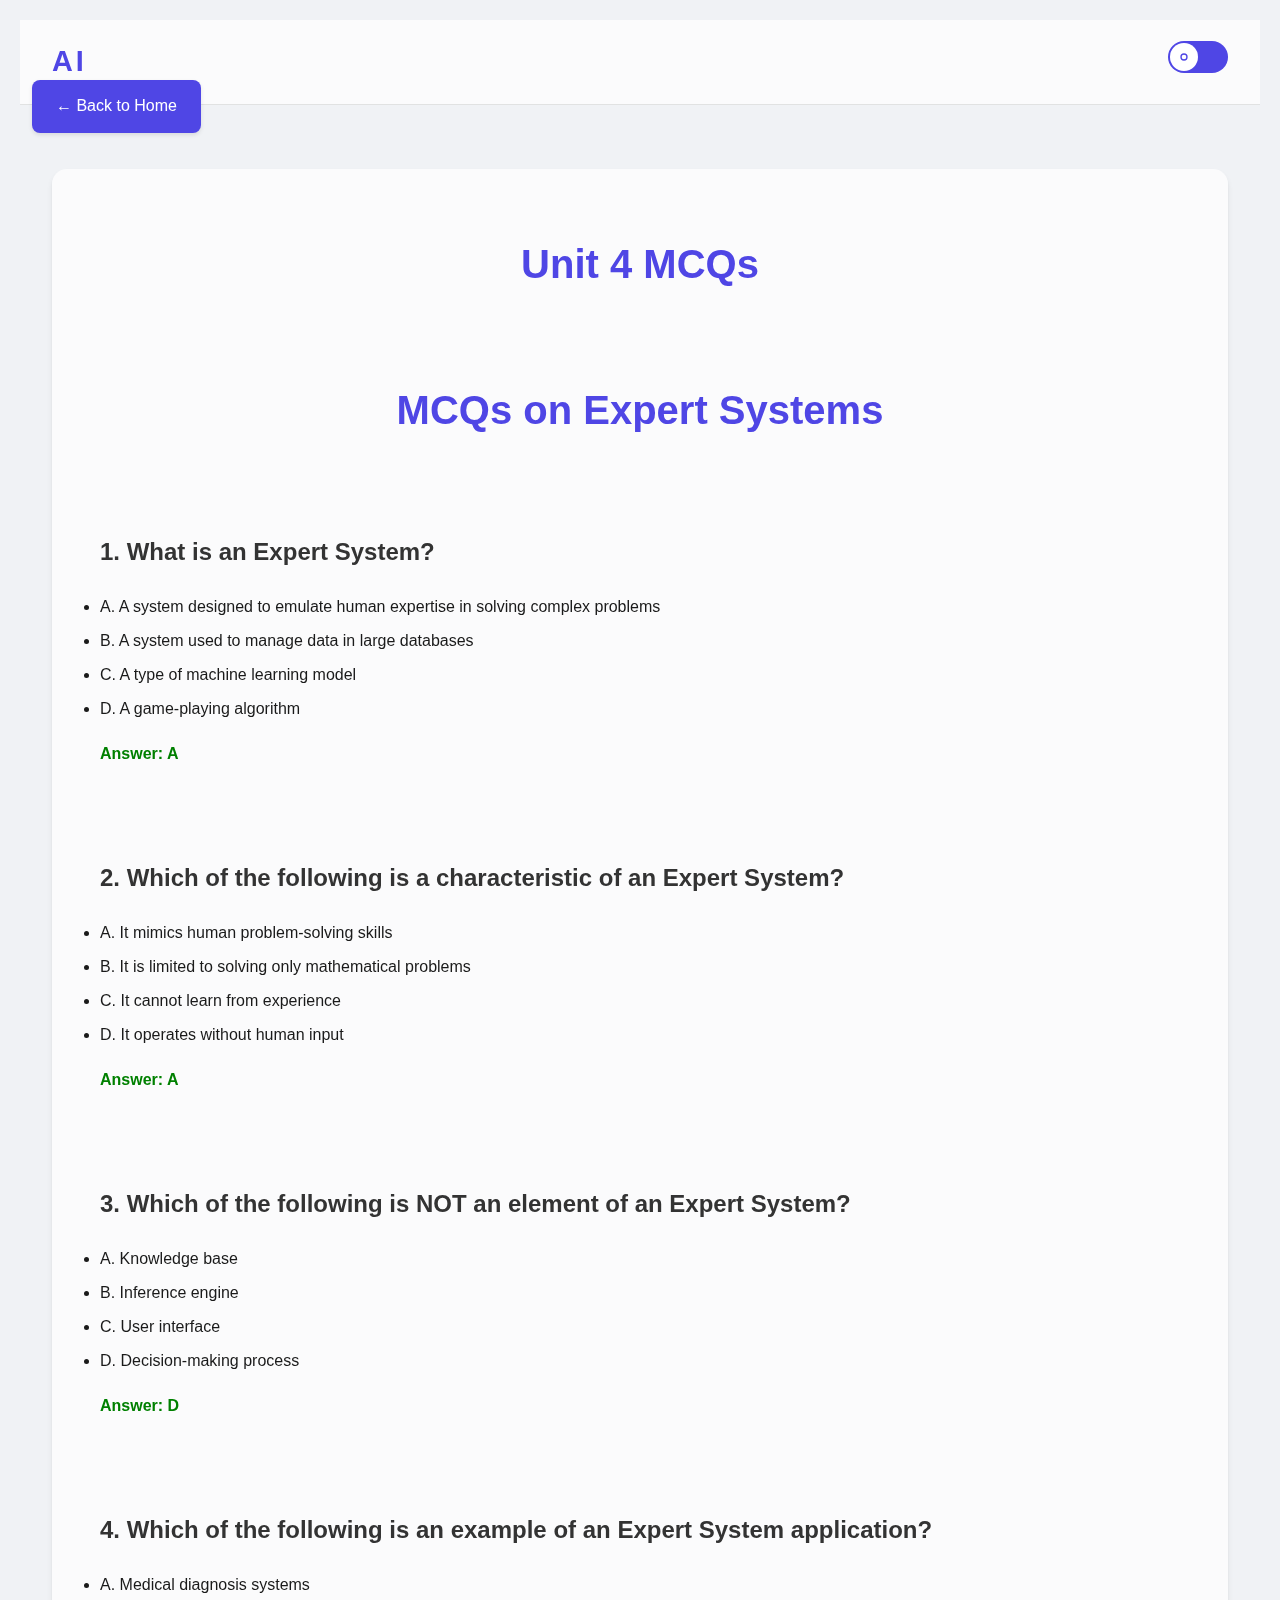
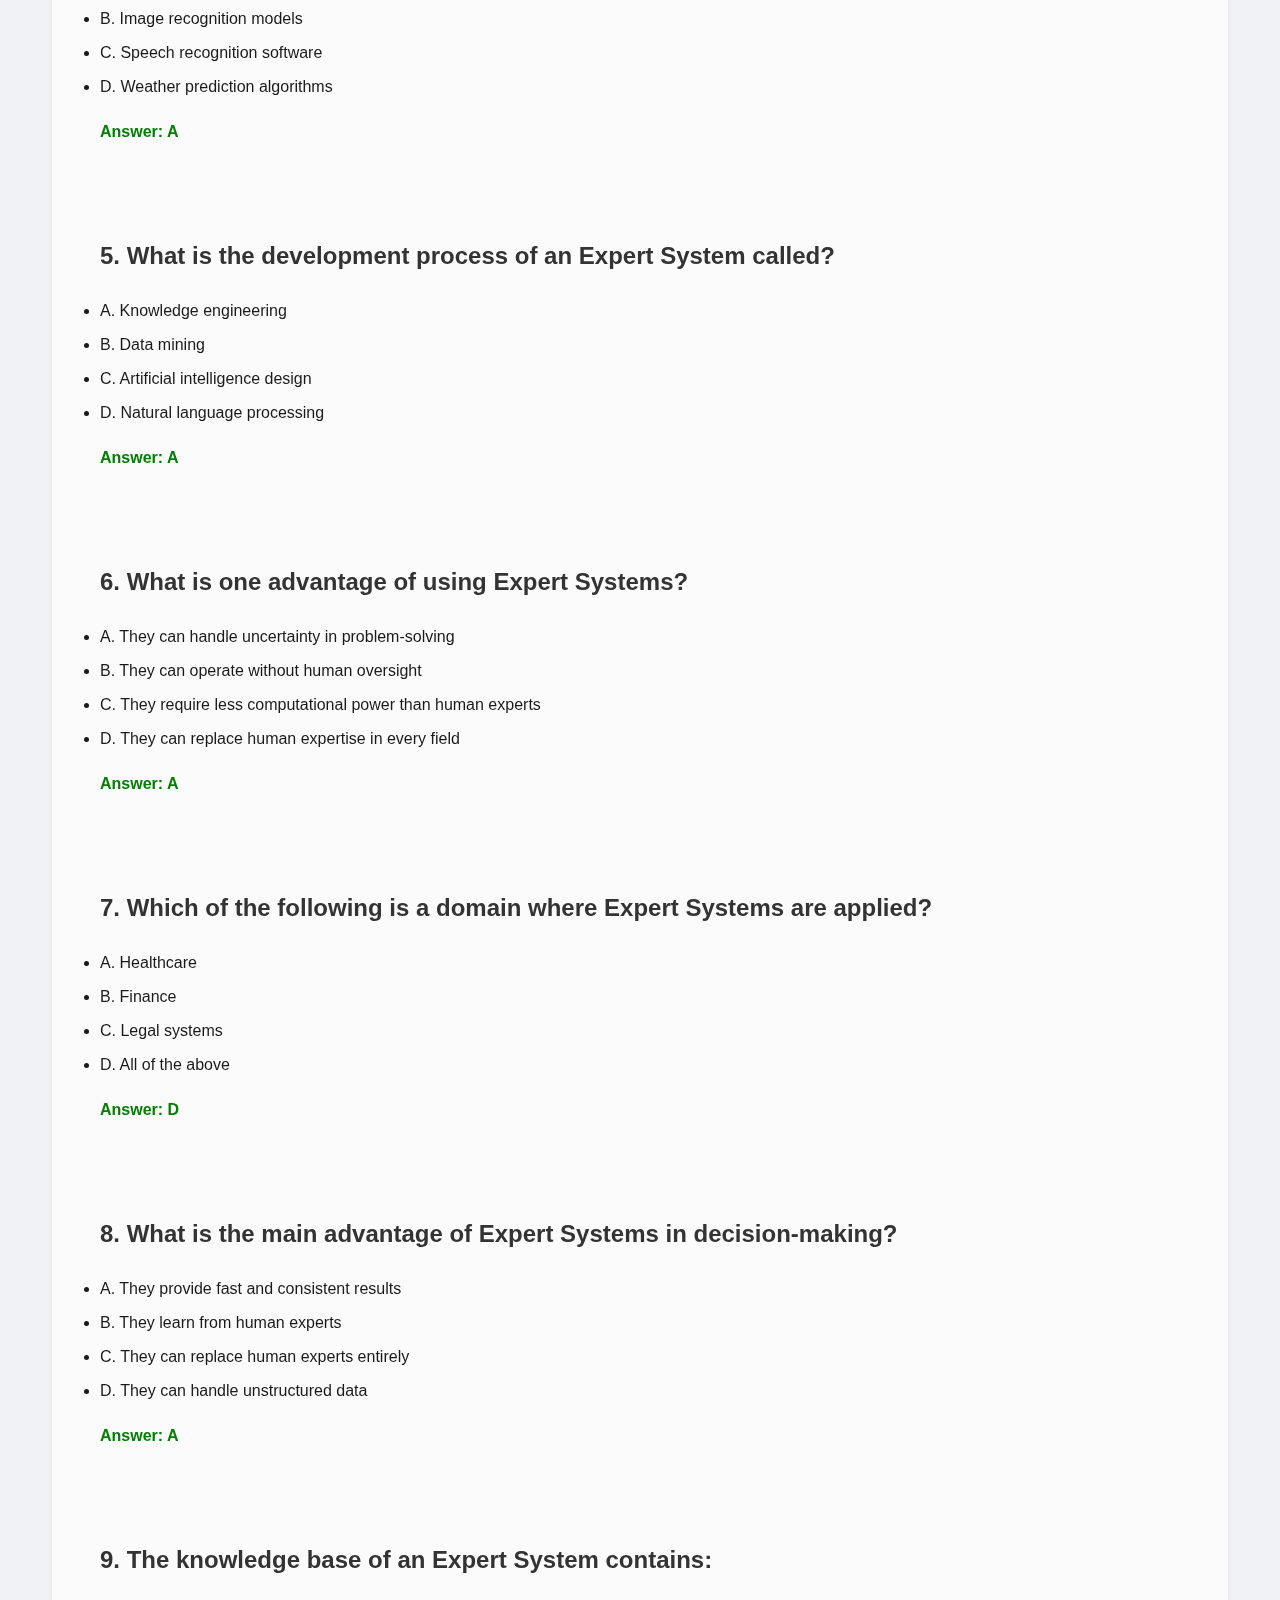
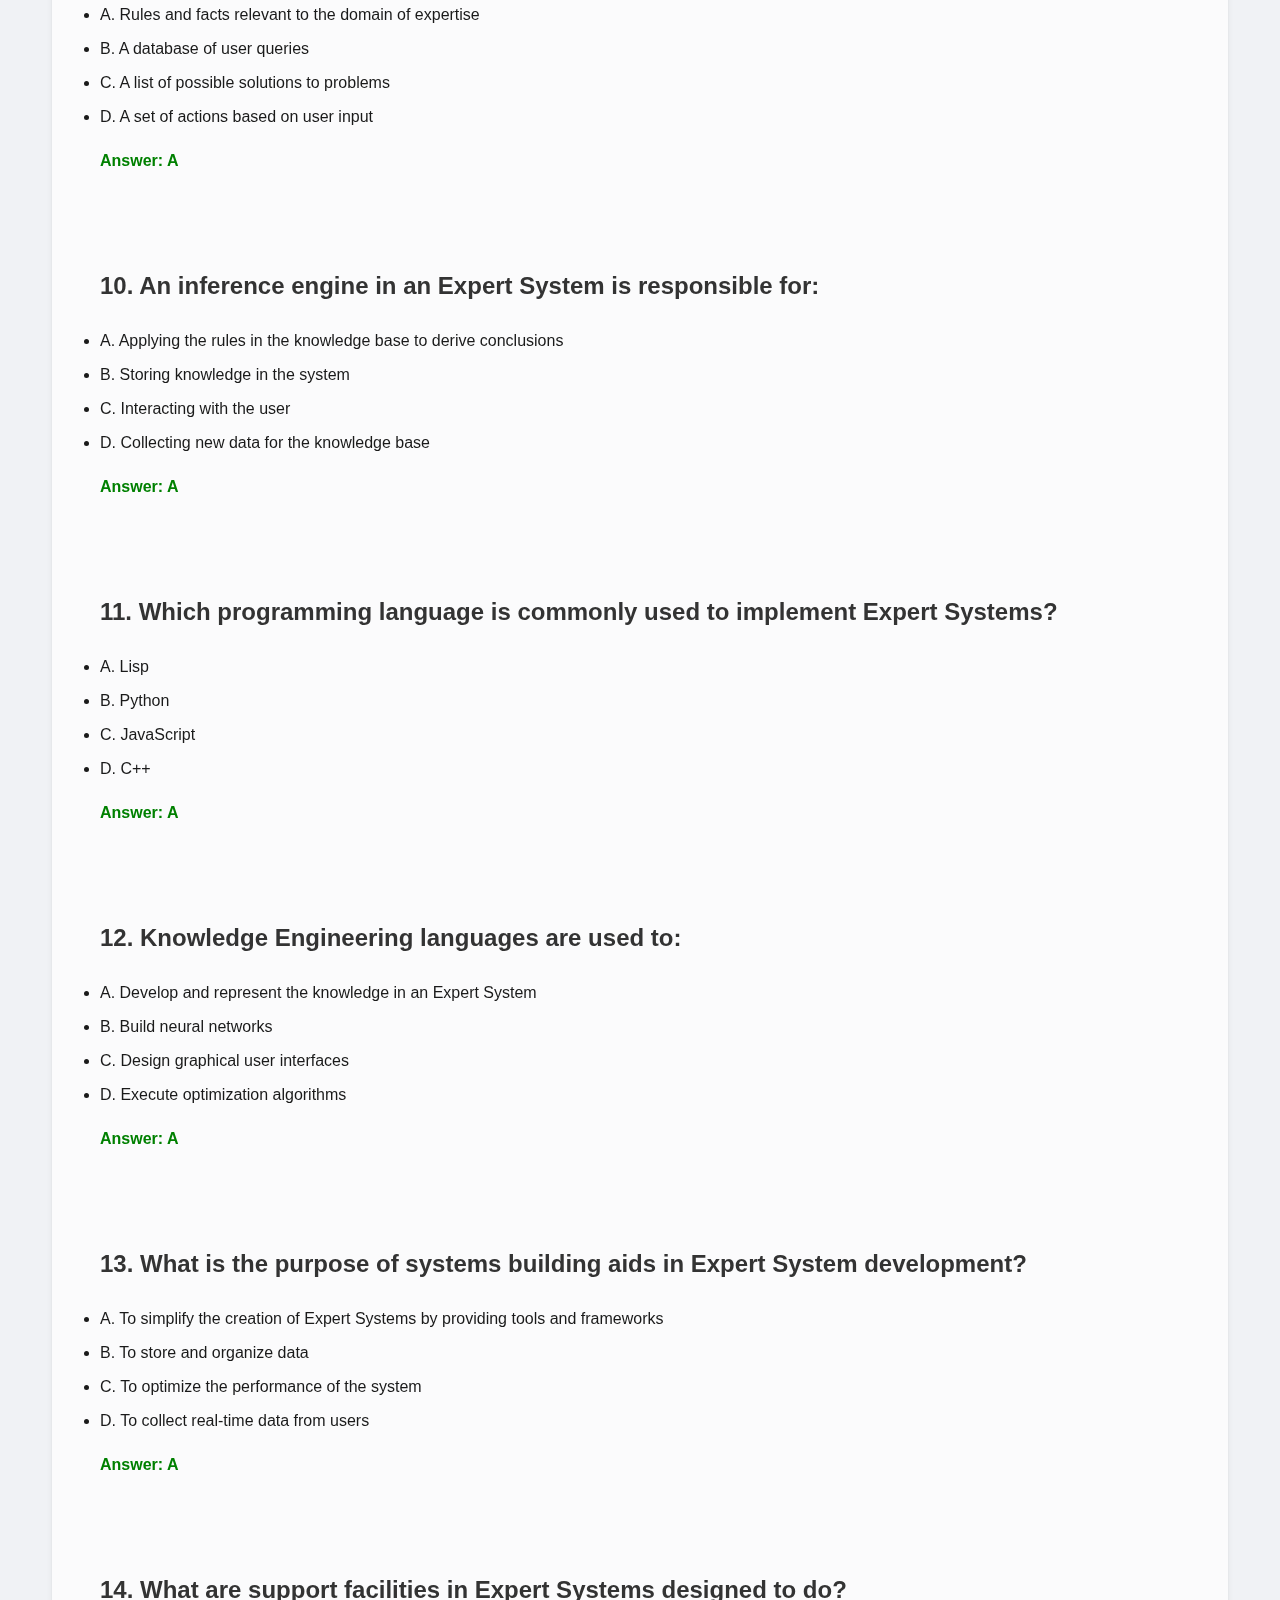
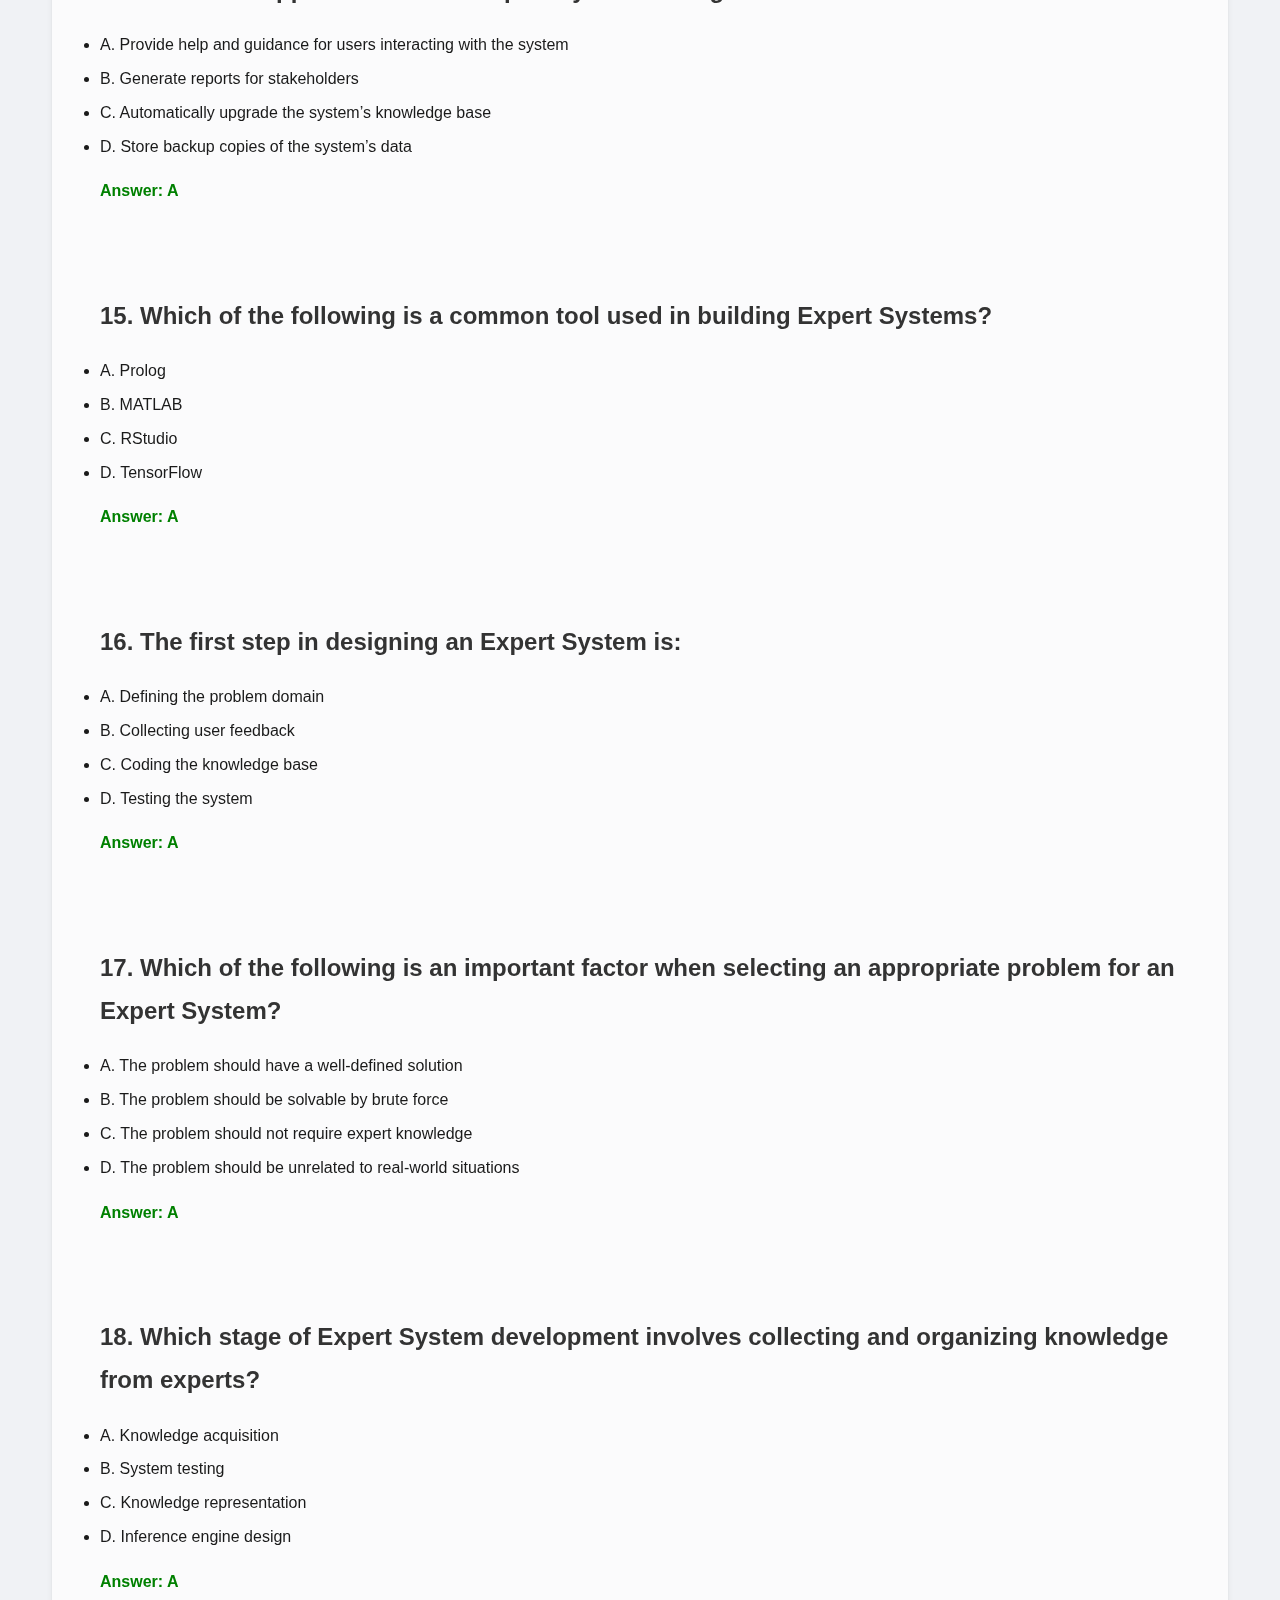
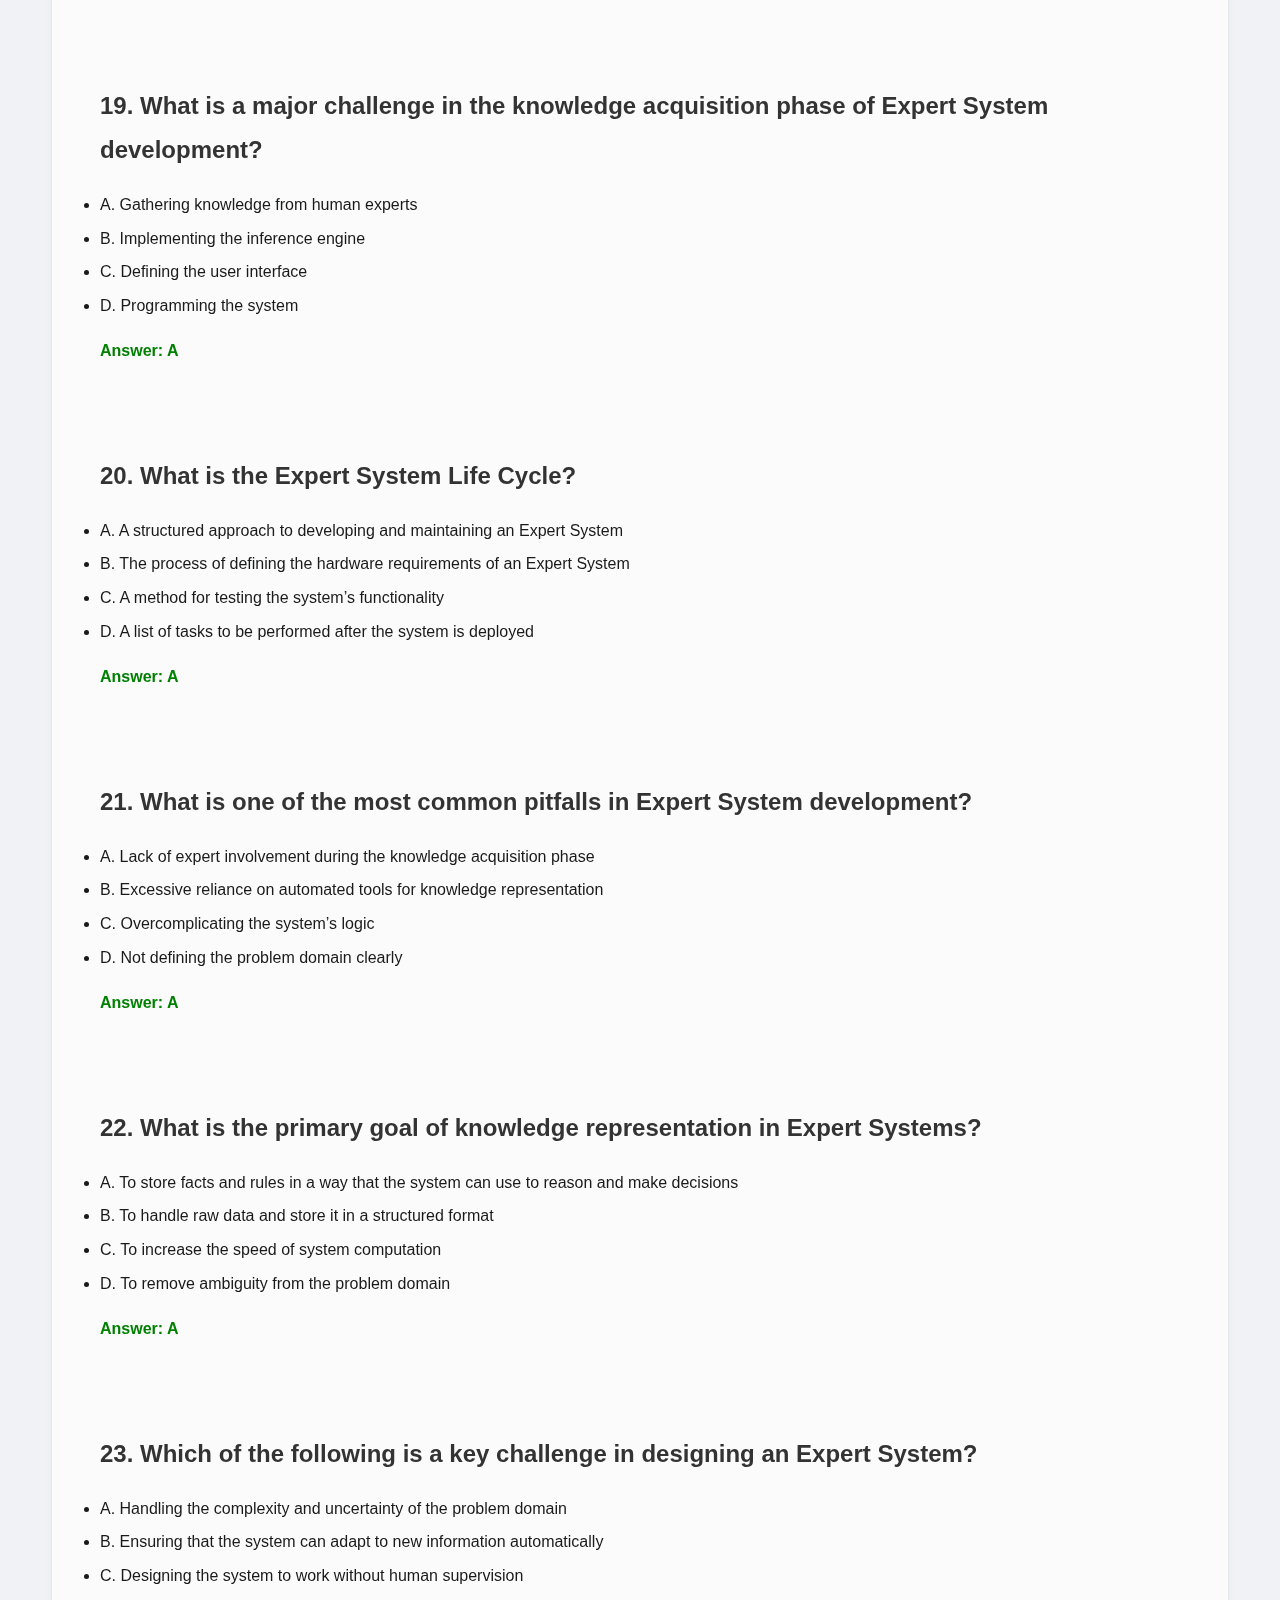
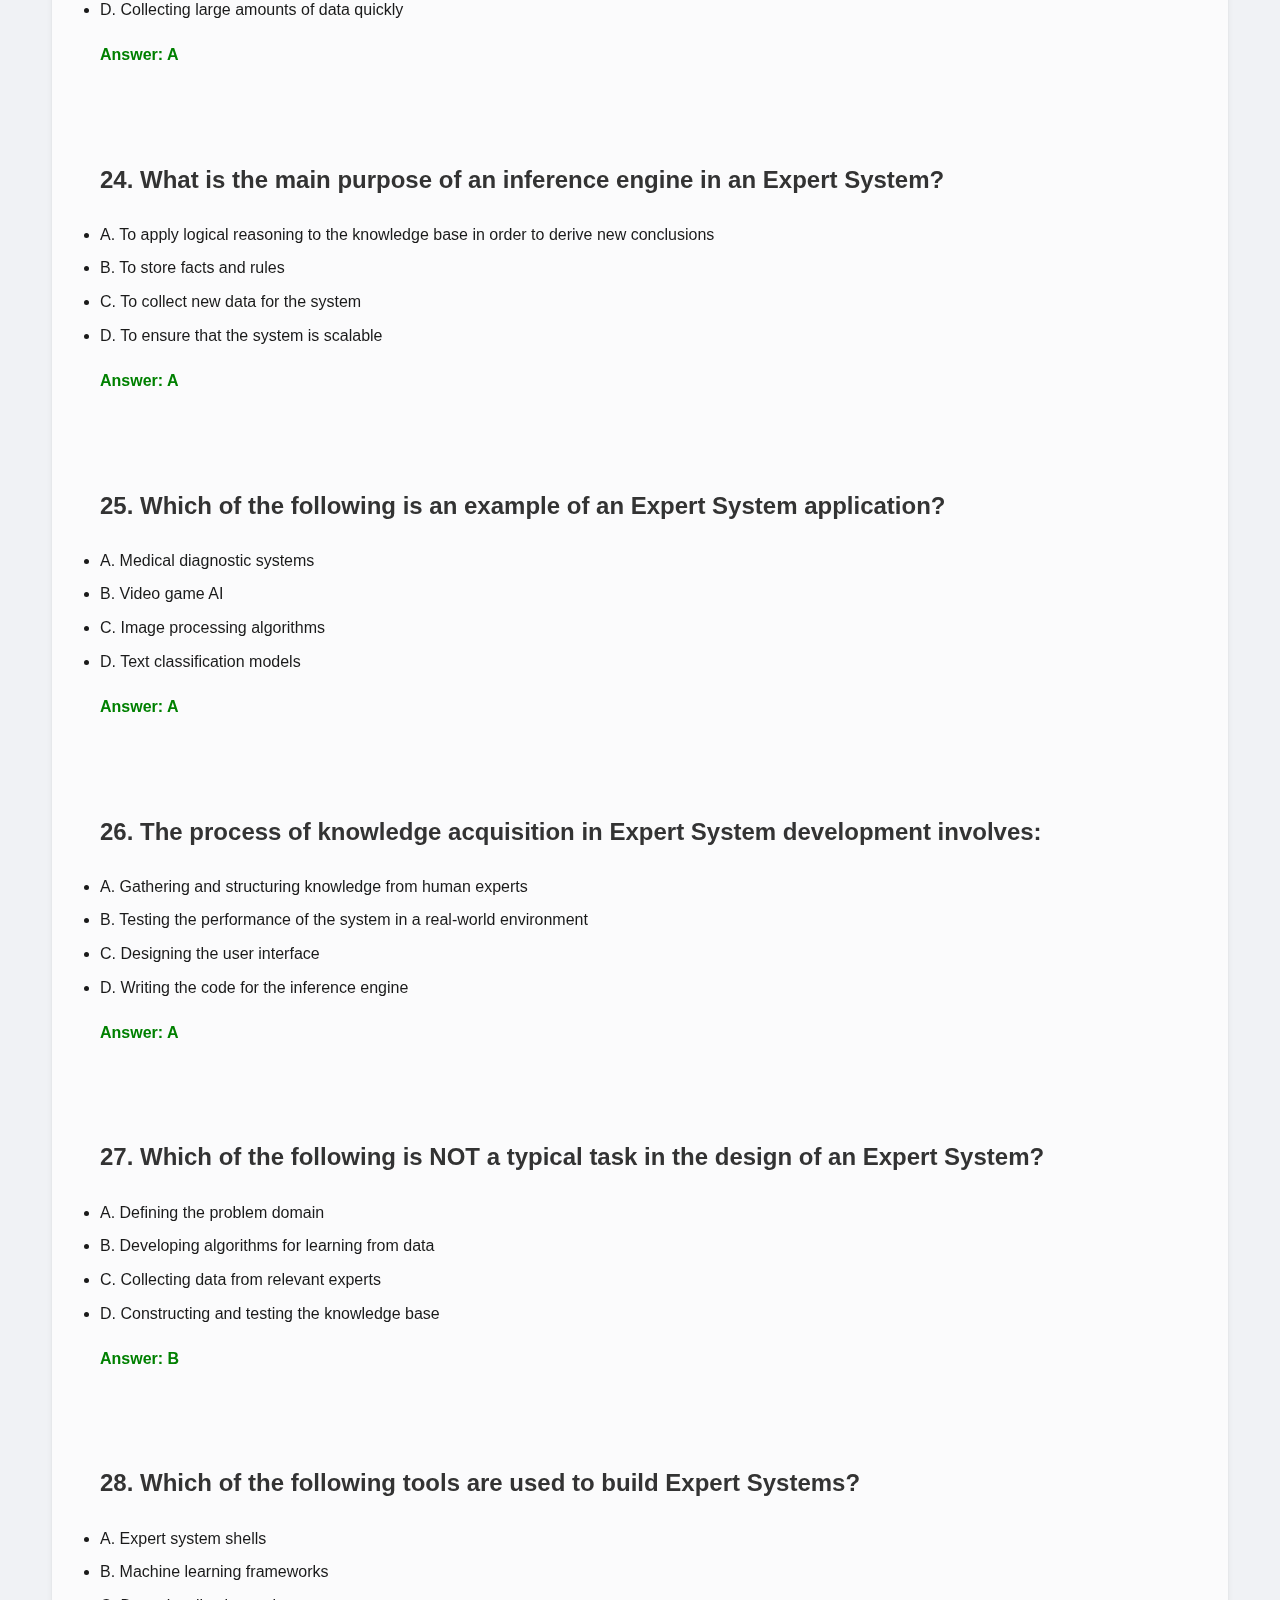
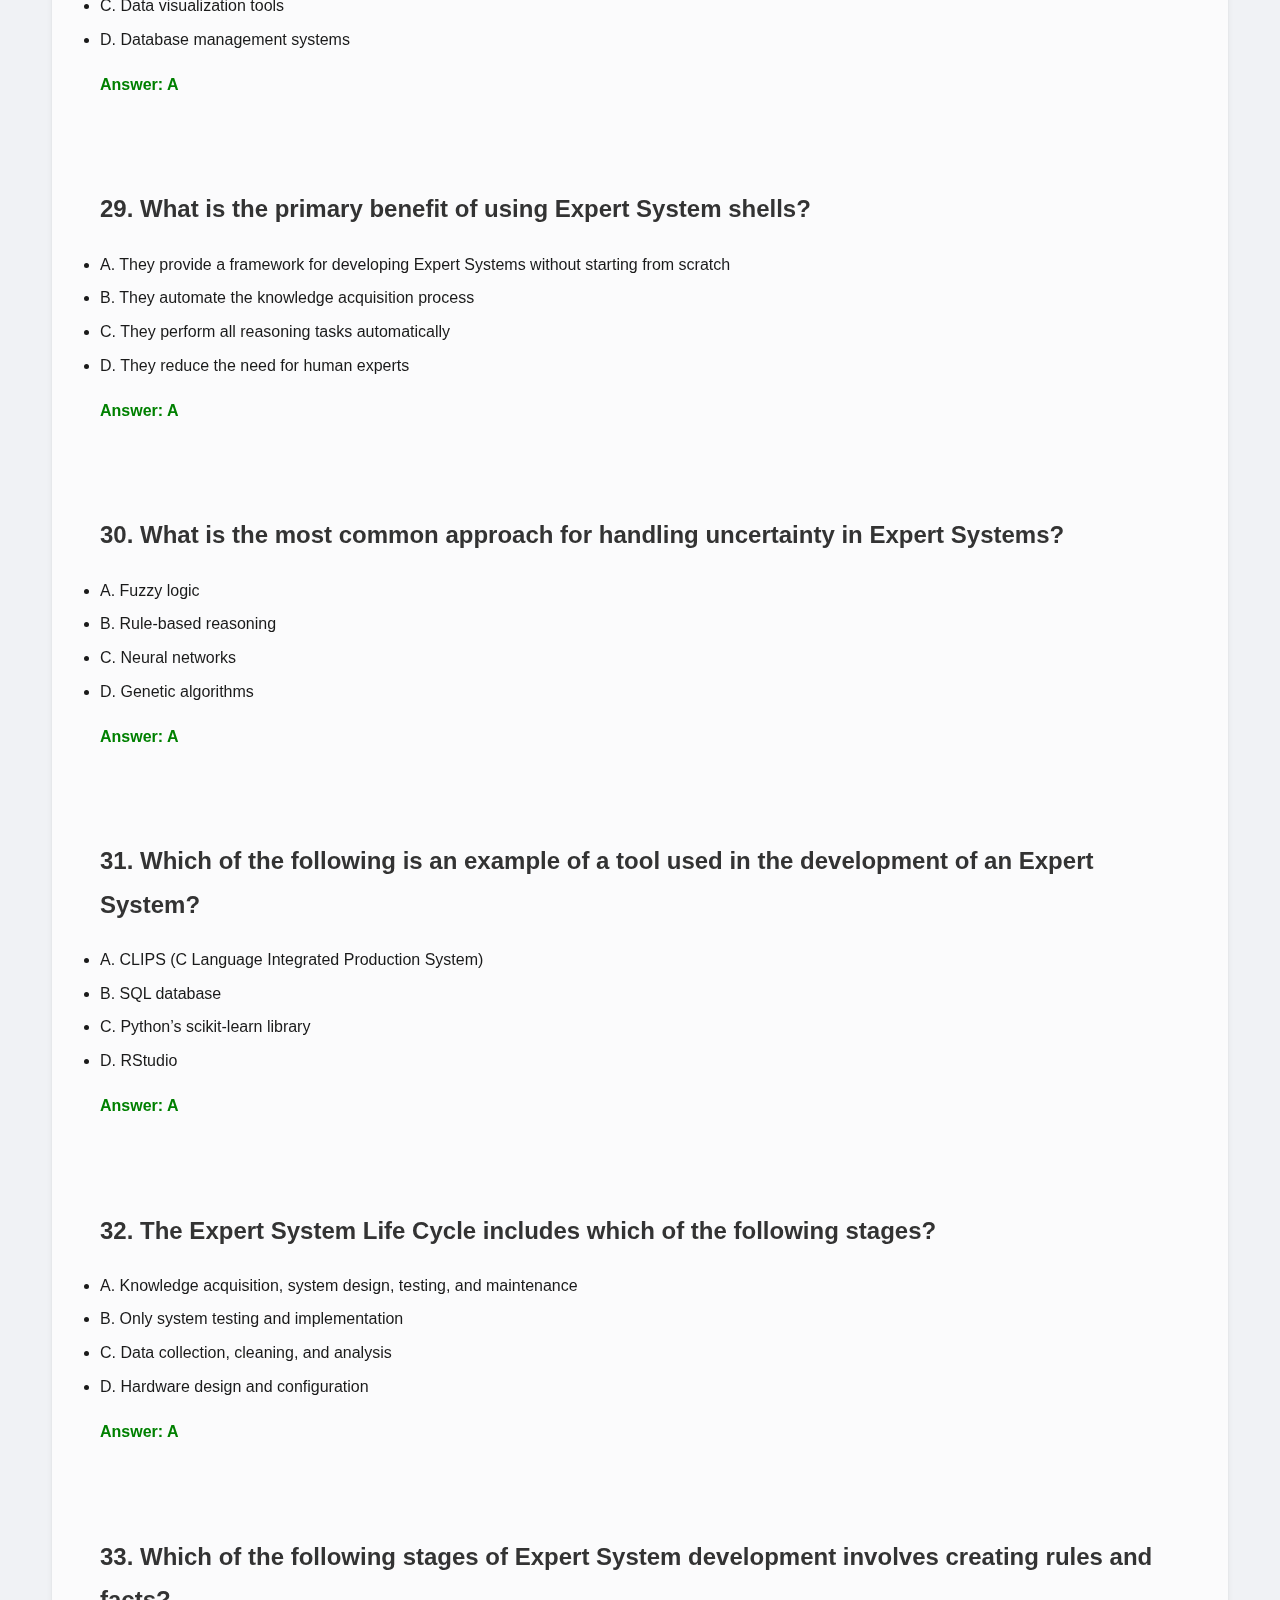
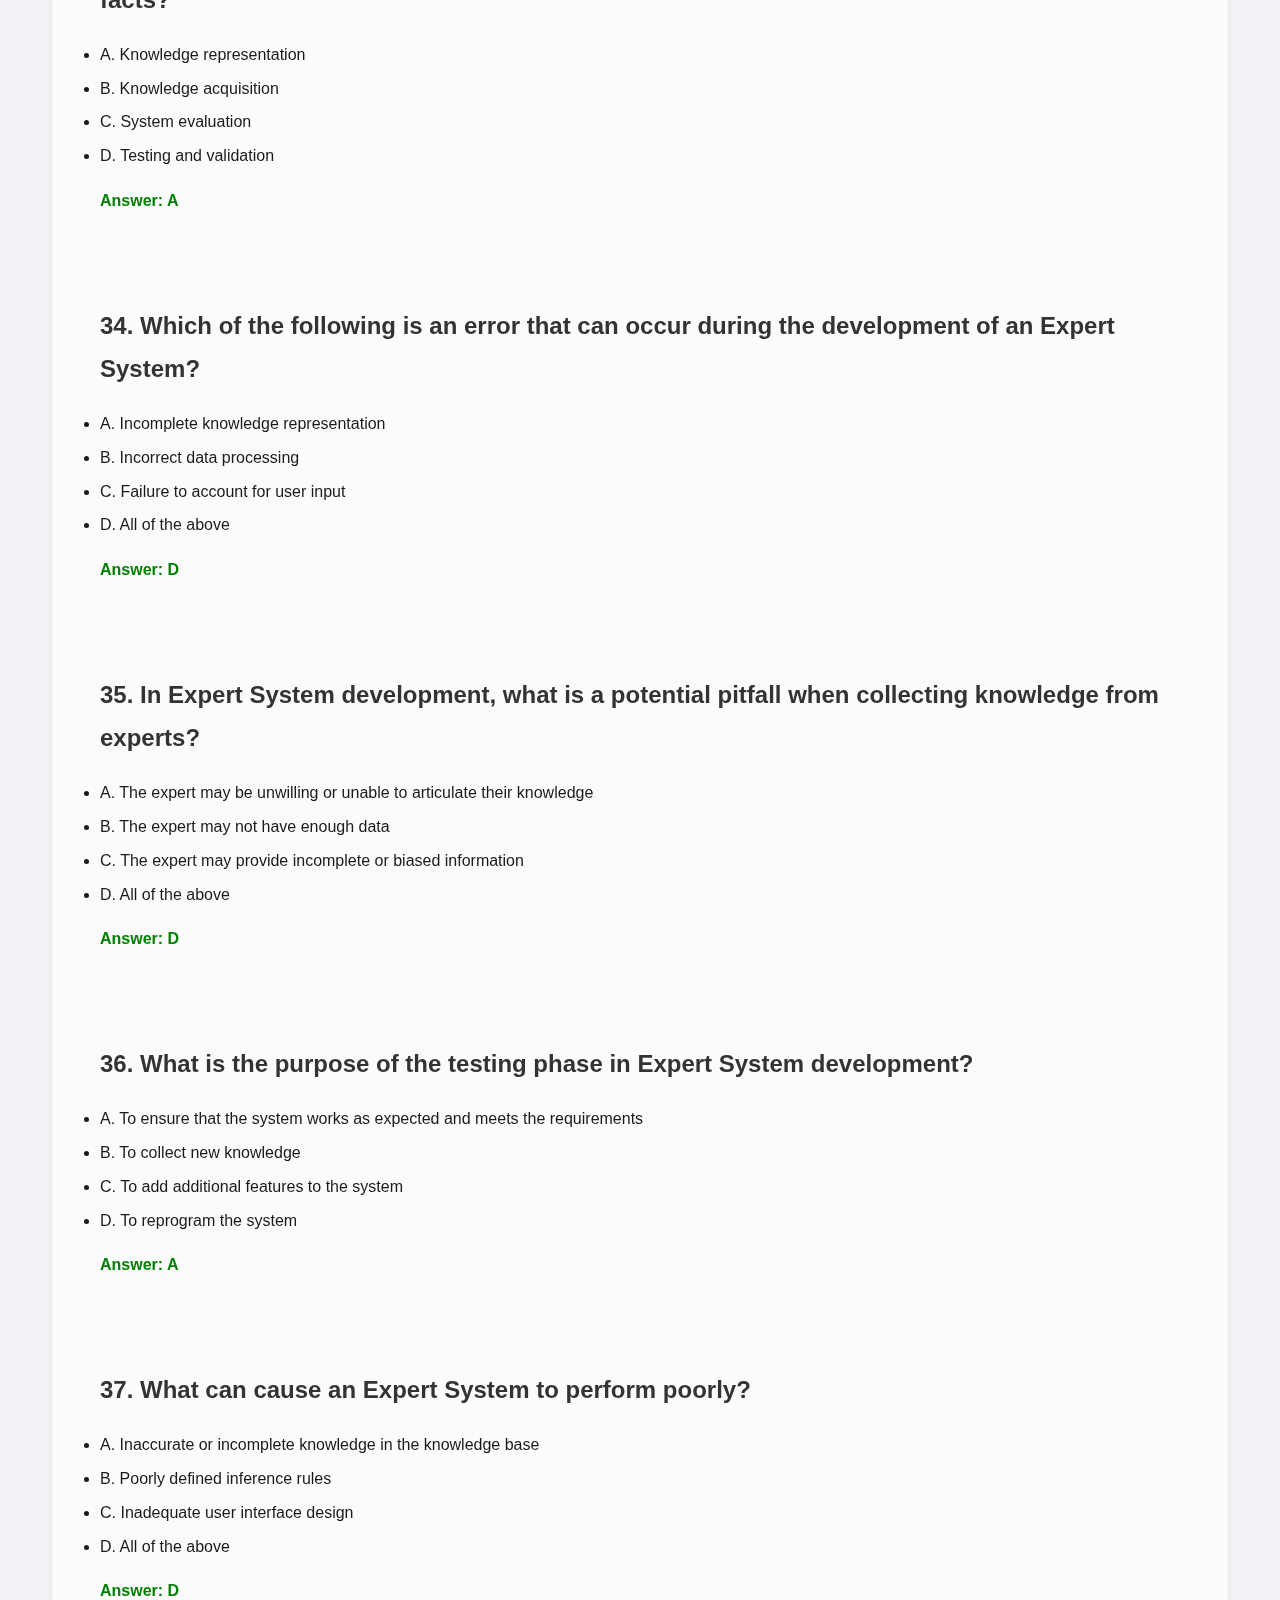
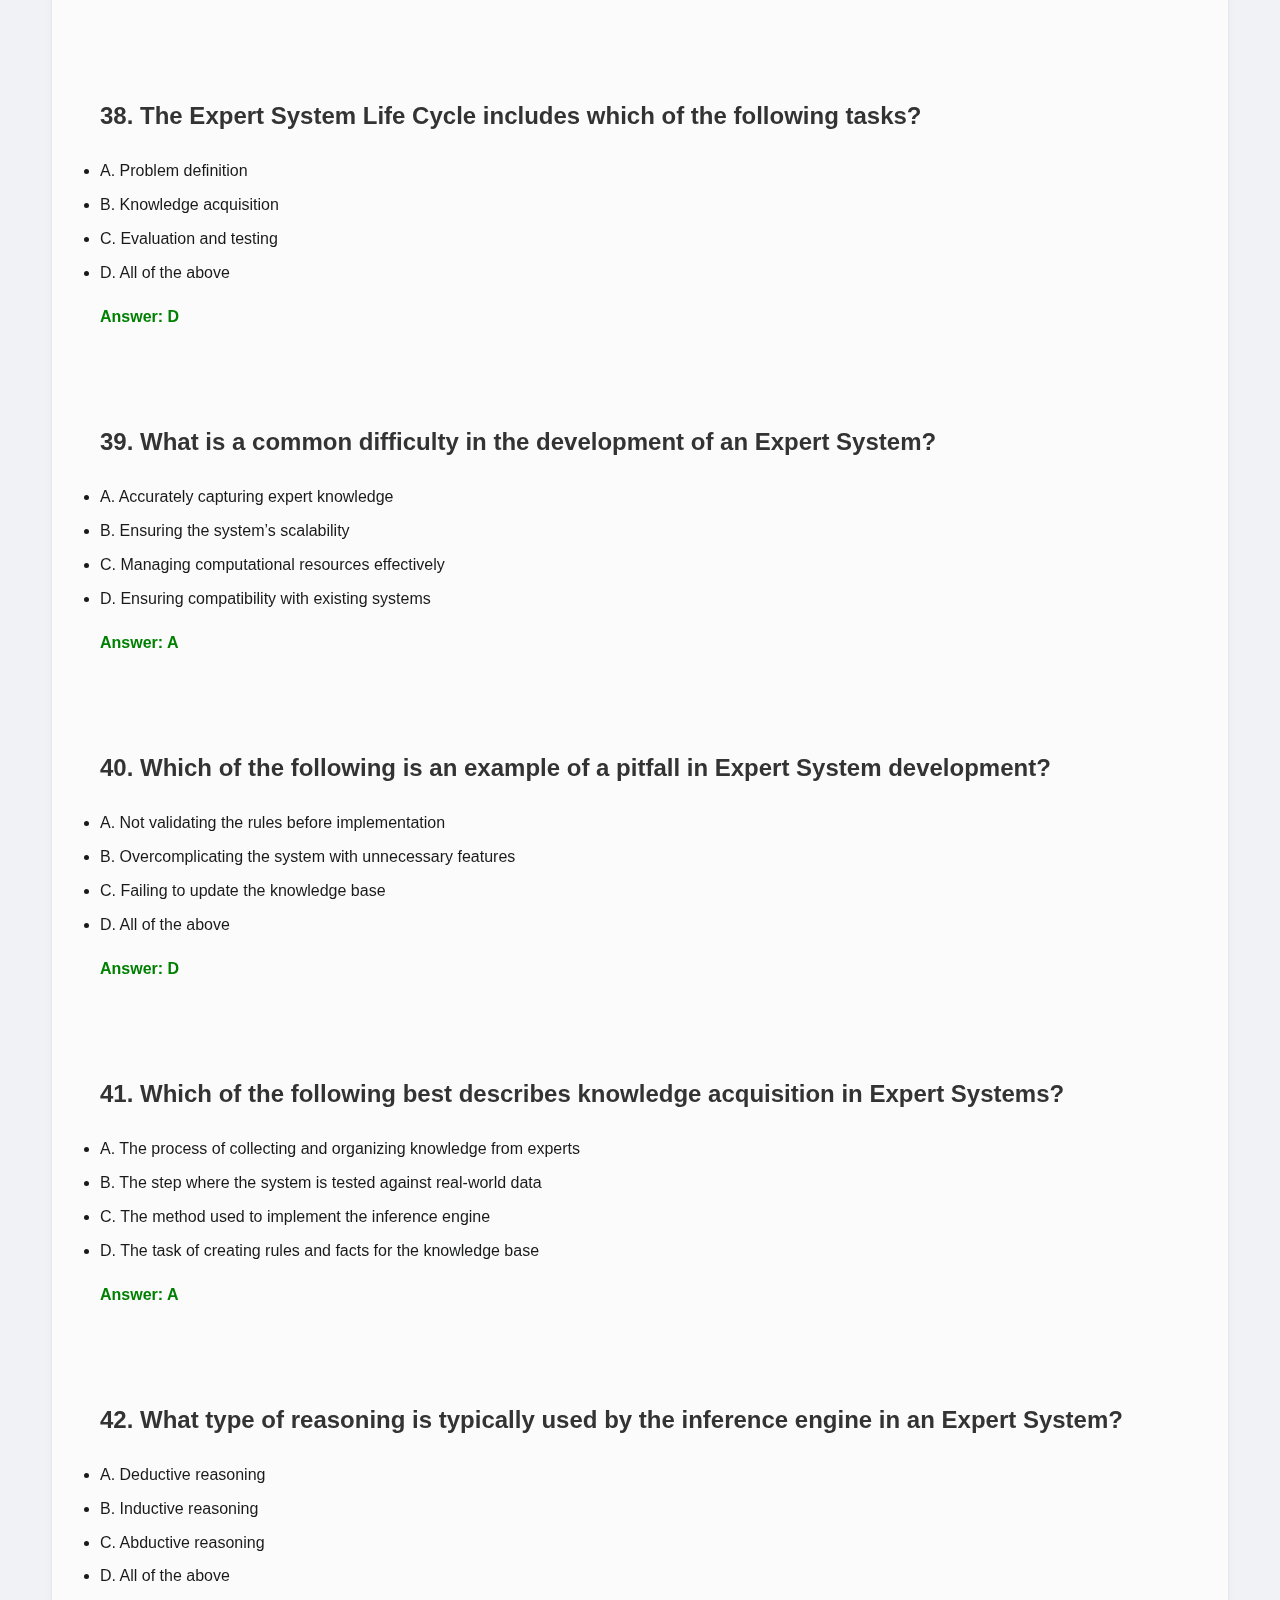
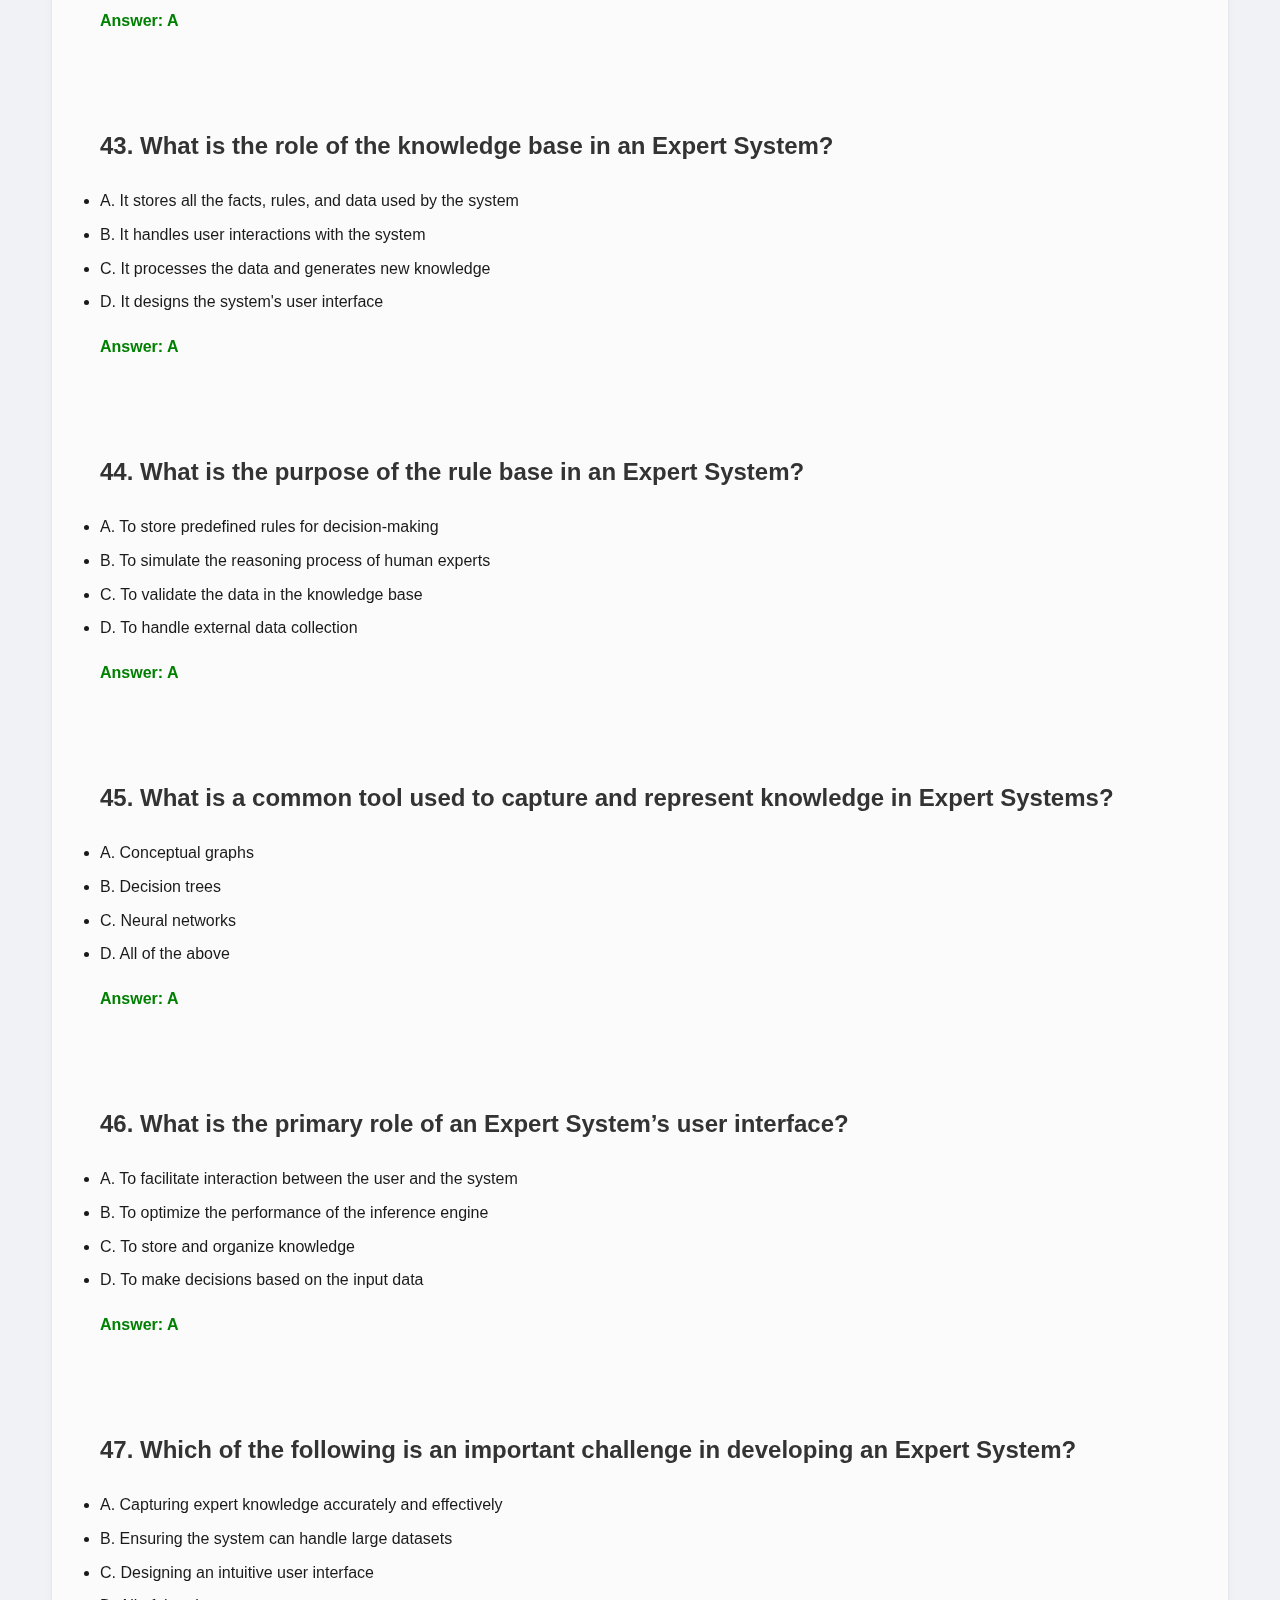
<file: AI/mcq4.html>
<!DOCTYPE html>
<html lang="en">
<head>
    <meta charset="UTF-8">
    <meta name="viewport" content="width=device-width, initial-scale=1.0">
    <title>Unit 4 MCQs - AI Learning</title>
    <link rel="stylesheet" href="styles.css">
</head>
<body>
    <header>
        <div class="logo">AI</div>
        <div class="theme-switch">
            <input type="checkbox" id="darkModeToggle" class="theme-switch__input">
            <label for="darkModeToggle" class="theme-switch__label">
                <span class="theme-switch__icon">
                    <svg class="sun-icon" viewBox="0 0 24 24"><path d="M12 15.5a3.5 3.5 0 1 0 0-7 3.5 3.5 0 0 0 0 7zm0 2a5.5 5.5 0 1 1 0-11 5.5 5.5 0 0 1 0 11zm0-15.5V5M12 19v3M4.22 6.22l2.12 2.12M17.66 17.66l2.12 2.12M1 12h3M20 12h3M4.22 17.78l2.12-2.12M17.66 6.34l2.12-2.12"/></svg>
                    <svg class="moon-icon" viewBox="0 0 24 24"><path d="M21 12.79A9 9 0 1 1 11.21 3 7 7 0 0 0 21 12.79z"/></svg>
                </span>
            </label>
        </div>
    </header>

    <main>
        <a href="index.html" class="back-button">← Back to Home</a>
        <div class="content">
            <h1>Unit 4 MCQs</h1>
            <div class="mcq-container">
                <!-- Add MCQs here -->
                <style>
                    body {
                        font-family: Arial, sans-serif;
                        line-height: 1.8;
                        margin: 20px;
                    }
                    h1, h2 {
                        color: #333;
                    }
                    h1 {
                        text-align: center;
                    }
                    .question {
                        margin-bottom: 20px;
                    }
                    ul {
                        margin: 0;
                        padding: 0;
                    }
                    li {
                        margin: 5px 0;
                    }
                    .answer {
                        font-weight: bold;
                        color: green;
                    }
                </style>
            </head>
            <body>
            
                <h1>MCQs on Expert Systems</h1>
            
                <!-- Introduction to Expert System -->
            
                <div class="question">
                    <h2>1. What is an Expert System?</h2>
                    <ul>
                        <li>A. A system designed to emulate human expertise in solving complex problems</li>
                        <li>B. A system used to manage data in large databases</li>
                        <li>C. A type of machine learning model</li>
                        <li>D. A game-playing algorithm</li>
                    </ul>
                    <p class="answer">Answer: A</p>
                </div>
            
                <div class="question">
                    <h2>2. Which of the following is a characteristic of an Expert System?</h2>
                    <ul>
                        <li>A. It mimics human problem-solving skills</li>
                        <li>B. It is limited to solving only mathematical problems</li>
                        <li>C. It cannot learn from experience</li>
                        <li>D. It operates without human input</li>
                    </ul>
                    <p class="answer">Answer: A</p>
                </div>
            
                <div class="question">
                    <h2>3. Which of the following is NOT an element of an Expert System?</h2>
                    <ul>
                        <li>A. Knowledge base</li>
                        <li>B. Inference engine</li>
                        <li>C. User interface</li>
                        <li>D. Decision-making process</li>
                    </ul>
                    <p class="answer">Answer: D</p>
                </div>
            
                <div class="question">
                    <h2>4. Which of the following is an example of an Expert System application?</h2>
                    <ul>
                        <li>A. Medical diagnosis systems</li>
                        <li>B. Image recognition models</li>
                        <li>C. Speech recognition software</li>
                        <li>D. Weather prediction algorithms</li>
                    </ul>
                    <p class="answer">Answer: A</p>
                </div>
            
                <div class="question">
                    <h2>5. What is the development process of an Expert System called?</h2>
                    <ul>
                        <li>A. Knowledge engineering</li>
                        <li>B. Data mining</li>
                        <li>C. Artificial intelligence design</li>
                        <li>D. Natural language processing</li>
                    </ul>
                    <p class="answer">Answer: A</p>
                </div>
            
                <div class="question">
                    <h2>6. What is one advantage of using Expert Systems?</h2>
                    <ul>
                        <li>A. They can handle uncertainty in problem-solving</li>
                        <li>B. They can operate without human oversight</li>
                        <li>C. They require less computational power than human experts</li>
                        <li>D. They can replace human expertise in every field</li>
                    </ul>
                    <p class="answer">Answer: A</p>
                </div>
            
                <div class="question">
                    <h2>7. Which of the following is a domain where Expert Systems are applied?</h2>
                    <ul>
                        <li>A. Healthcare</li>
                        <li>B. Finance</li>
                        <li>C. Legal systems</li>
                        <li>D. All of the above</li>
                    </ul>
                    <p class="answer">Answer: D</p>
                </div>
            
                <div class="question">
                    <h2>8. What is the main advantage of Expert Systems in decision-making?</h2>
                    <ul>
                        <li>A. They provide fast and consistent results</li>
                        <li>B. They learn from human experts</li>
                        <li>C. They can replace human experts entirely</li>
                        <li>D. They can handle unstructured data</li>
                    </ul>
                    <p class="answer">Answer: A</p>
                </div>
            
                <div class="question">
                    <h2>9. The knowledge base of an Expert System contains:</h2>
                    <ul>
                        <li>A. Rules and facts relevant to the domain of expertise</li>
                        <li>B. A database of user queries</li>
                        <li>C. A list of possible solutions to problems</li>
                        <li>D. A set of actions based on user input</li>
                    </ul>
                    <p class="answer">Answer: A</p>
                </div>
            
                <div class="question">
                    <h2>10. An inference engine in an Expert System is responsible for:</h2>
                    <ul>
                        <li>A. Applying the rules in the knowledge base to derive conclusions</li>
                        <li>B. Storing knowledge in the system</li>
                        <li>C. Interacting with the user</li>
                        <li>D. Collecting new data for the knowledge base</li>
                    </ul>
                    <p class="answer">Answer: A</p>
                </div>
            
                <!-- Expert System Tools -->
            
                <div class="question">
                    <h2>11. Which programming language is commonly used to implement Expert Systems?</h2>
                    <ul>
                        <li>A. Lisp</li>
                        <li>B. Python</li>
                        <li>C. JavaScript</li>
                        <li>D. C++</li>
                    </ul>
                    <p class="answer">Answer: A</p>
                </div>
            
                <div class="question">
                    <h2>12. Knowledge Engineering languages are used to:</h2>
                    <ul>
                        <li>A. Develop and represent the knowledge in an Expert System</li>
                        <li>B. Build neural networks</li>
                        <li>C. Design graphical user interfaces</li>
                        <li>D. Execute optimization algorithms</li>
                    </ul>
                    <p class="answer">Answer: A</p>
                </div>
            
                <div class="question">
                    <h2>13. What is the purpose of systems building aids in Expert System development?</h2>
                    <ul>
                        <li>A. To simplify the creation of Expert Systems by providing tools and frameworks</li>
                        <li>B. To store and organize data</li>
                        <li>C. To optimize the performance of the system</li>
                        <li>D. To collect real-time data from users</li>
                    </ul>
                    <p class="answer">Answer: A</p>
                </div>
            
                <div class="question">
                    <h2>14. What are support facilities in Expert Systems designed to do?</h2>
                    <ul>
                        <li>A. Provide help and guidance for users interacting with the system</li>
                        <li>B. Generate reports for stakeholders</li>
                        <li>C. Automatically upgrade the system’s knowledge base</li>
                        <li>D. Store backup copies of the system’s data</li>
                    </ul>
                    <p class="answer">Answer: A</p>
                </div>
            
                <div class="question">
                    <h2>15. Which of the following is a common tool used in building Expert Systems?</h2>
                    <ul>
                        <li>A. Prolog</li>
                        <li>B. MATLAB</li>
                        <li>C. RStudio</li>
                        <li>D. TensorFlow</li>
                    </ul>
                    <p class="answer">Answer: A</p>
                </div>
            
                <!-- Design of Expert System -->
            
                <div class="question">
                    <h2>16. The first step in designing an Expert System is:</h2>
                    <ul>
                        <li>A. Defining the problem domain</li>
                        <li>B. Collecting user feedback</li>
                        <li>C. Coding the knowledge base</li>
                        <li>D. Testing the system</li>
                    </ul>
                    <p class="answer">Answer: A</p>
                </div>
            
                <div class="question">
                    <h2>17. Which of the following is an important factor when selecting an appropriate problem for an Expert System?</h2>
                    <ul>
                        <li>A. The problem should have a well-defined solution</li>
                        <li>B. The problem should be solvable by brute force</li>
                        <li>C. The problem should not require expert knowledge</li>
                        <li>D. The problem should be unrelated to real-world situations</li>
                    </ul>
                    <p class="answer">Answer: A</p>
                </div>
            
                <div class="question">
                    <h2>18. Which stage of Expert System development involves collecting and organizing knowledge from experts?</h2>
                    <ul>
                        <li>A. Knowledge acquisition</li>
                        <li>B. System testing</li>
                        <li>C. Knowledge representation</li>
                        <li>D. Inference engine design</li>
                    </ul>
                    <p class="answer">Answer: A</p>
                </div>
            
                <div class="question">
                    <h2>19. What is a major challenge in the knowledge acquisition phase of Expert System development?</h2>
                    <ul>
                        <li>A. Gathering knowledge from human experts</li>
                        <li>B. Implementing the inference engine</li>
                        <li>C. Defining the user interface</li>
                        <li>D. Programming the system</li>
                    </ul>
                    <p class="answer">Answer: A</p>
                </div>
            
                <div class="question">
                    <h2>20. What is the Expert System Life Cycle?</h2>
                    <ul>
                        <li>A. A structured approach to developing and maintaining an Expert System</li>
                        <li>B. The process of defining the hardware requirements of an Expert System</li>
                        <li>C. A method for testing the system’s functionality</li>
                        <li>D. A list of tasks to be performed after the system is deployed</li>
                    </ul>
                    <p class="answer">Answer: A</p>
                </div>
                <div class="question">
                    <h2>21. What is one of the most common pitfalls in Expert System development?</h2>
                    <ul>
                        <li>A. Lack of expert involvement during the knowledge acquisition phase</li>
                        <li>B. Excessive reliance on automated tools for knowledge representation</li>
                        <li>C. Overcomplicating the system’s logic</li>
                        <li>D. Not defining the problem domain clearly</li>
                    </ul>
                    <p class="answer">Answer: A</p>
                </div>
            
                <div class="question">
                    <h2>22. What is the primary goal of knowledge representation in Expert Systems?</h2>
                    <ul>
                        <li>A. To store facts and rules in a way that the system can use to reason and make decisions</li>
                        <li>B. To handle raw data and store it in a structured format</li>
                        <li>C. To increase the speed of system computation</li>
                        <li>D. To remove ambiguity from the problem domain</li>
                    </ul>
                    <p class="answer">Answer: A</p>
                </div>
            
                <div class="question">
                    <h2>23. Which of the following is a key challenge in designing an Expert System?</h2>
                    <ul>
                        <li>A. Handling the complexity and uncertainty of the problem domain</li>
                        <li>B. Ensuring that the system can adapt to new information automatically</li>
                        <li>C. Designing the system to work without human supervision</li>
                        <li>D. Collecting large amounts of data quickly</li>
                    </ul>
                    <p class="answer">Answer: A</p>
                </div>
            
                <div class="question">
                    <h2>24. What is the main purpose of an inference engine in an Expert System?</h2>
                    <ul>
                        <li>A. To apply logical reasoning to the knowledge base in order to derive new conclusions</li>
                        <li>B. To store facts and rules</li>
                        <li>C. To collect new data for the system</li>
                        <li>D. To ensure that the system is scalable</li>
                    </ul>
                    <p class="answer">Answer: A</p>
                </div>
            
                <div class="question">
                    <h2>25. Which of the following is an example of an Expert System application?</h2>
                    <ul>
                        <li>A. Medical diagnostic systems</li>
                        <li>B. Video game AI</li>
                        <li>C. Image processing algorithms</li>
                        <li>D. Text classification models</li>
                    </ul>
                    <p class="answer">Answer: A</p>
                </div>
            
                <div class="question">
                    <h2>26. The process of knowledge acquisition in Expert System development involves:</h2>
                    <ul>
                        <li>A. Gathering and structuring knowledge from human experts</li>
                        <li>B. Testing the performance of the system in a real-world environment</li>
                        <li>C. Designing the user interface</li>
                        <li>D. Writing the code for the inference engine</li>
                    </ul>
                    <p class="answer">Answer: A</p>
                </div>
            
                <div class="question">
                    <h2>27. Which of the following is NOT a typical task in the design of an Expert System?</h2>
                    <ul>
                        <li>A. Defining the problem domain</li>
                        <li>B. Developing algorithms for learning from data</li>
                        <li>C. Collecting data from relevant experts</li>
                        <li>D. Constructing and testing the knowledge base</li>
                    </ul>
                    <p class="answer">Answer: B</p>
                </div>
            
                <div class="question">
                    <h2>28. Which of the following tools are used to build Expert Systems?</h2>
                    <ul>
                        <li>A. Expert system shells</li>
                        <li>B. Machine learning frameworks</li>
                        <li>C. Data visualization tools</li>
                        <li>D. Database management systems</li>
                    </ul>
                    <p class="answer">Answer: A</p>
                </div>
            
                <div class="question">
                    <h2>29. What is the primary benefit of using Expert System shells?</h2>
                    <ul>
                        <li>A. They provide a framework for developing Expert Systems without starting from scratch</li>
                        <li>B. They automate the knowledge acquisition process</li>
                        <li>C. They perform all reasoning tasks automatically</li>
                        <li>D. They reduce the need for human experts</li>
                    </ul>
                    <p class="answer">Answer: A</p>
                </div>
            
                <div class="question">
                    <h2>30. What is the most common approach for handling uncertainty in Expert Systems?</h2>
                    <ul>
                        <li>A. Fuzzy logic</li>
                        <li>B. Rule-based reasoning</li>
                        <li>C. Neural networks</li>
                        <li>D. Genetic algorithms</li>
                    </ul>
                    <p class="answer">Answer: A</p>
                </div>
            
                <div class="question">
                    <h2>31. Which of the following is an example of a tool used in the development of an Expert System?</h2>
                    <ul>
                        <li>A. CLIPS (C Language Integrated Production System)</li>
                        <li>B. SQL database</li>
                        <li>C. Python’s scikit-learn library</li>
                        <li>D. RStudio</li>
                    </ul>
                    <p class="answer">Answer: A</p>
                </div>
            
                <div class="question">
                    <h2>32. The Expert System Life Cycle includes which of the following stages?</h2>
                    <ul>
                        <li>A. Knowledge acquisition, system design, testing, and maintenance</li>
                        <li>B. Only system testing and implementation</li>
                        <li>C. Data collection, cleaning, and analysis</li>
                        <li>D. Hardware design and configuration</li>
                    </ul>
                    <p class="answer">Answer: A</p>
                </div>
            
                <div class="question">
                    <h2>33. Which of the following stages of Expert System development involves creating rules and facts?</h2>
                    <ul>
                        <li>A. Knowledge representation</li>
                        <li>B. Knowledge acquisition</li>
                        <li>C. System evaluation</li>
                        <li>D. Testing and validation</li>
                    </ul>
                    <p class="answer">Answer: A</p>
                </div>
            
                <div class="question">
                    <h2>34. Which of the following is an error that can occur during the development of an Expert System?</h2>
                    <ul>
                        <li>A. Incomplete knowledge representation</li>
                        <li>B. Incorrect data processing</li>
                        <li>C. Failure to account for user input</li>
                        <li>D. All of the above</li>
                    </ul>
                    <p class="answer">Answer: D</p>
                </div>
            
                <div class="question">
                    <h2>35. In Expert System development, what is a potential pitfall when collecting knowledge from experts?</h2>
                    <ul>
                        <li>A. The expert may be unwilling or unable to articulate their knowledge</li>
                        <li>B. The expert may not have enough data</li>
                        <li>C. The expert may provide incomplete or biased information</li>
                        <li>D. All of the above</li>
                    </ul>
                    <p class="answer">Answer: D</p>
                </div>
            
                <div class="question">
                    <h2>36. What is the purpose of the testing phase in Expert System development?</h2>
                    <ul>
                        <li>A. To ensure that the system works as expected and meets the requirements</li>
                        <li>B. To collect new knowledge</li>
                        <li>C. To add additional features to the system</li>
                        <li>D. To reprogram the system</li>
                    </ul>
                    <p class="answer">Answer: A</p>
                </div>
            
                <div class="question">
                    <h2>37. What can cause an Expert System to perform poorly?</h2>
                    <ul>
                        <li>A. Inaccurate or incomplete knowledge in the knowledge base</li>
                        <li>B. Poorly defined inference rules</li>
                        <li>C. Inadequate user interface design</li>
                        <li>D. All of the above</li>
                    </ul>
                    <p class="answer">Answer: D</p>
                </div>
            
                <div class="question">
                    <h2>38. The Expert System Life Cycle includes which of the following tasks?</h2>
                    <ul>
                        <li>A. Problem definition</li>
                        <li>B. Knowledge acquisition</li>
                        <li>C. Evaluation and testing</li>
                        <li>D. All of the above</li>
                    </ul>
                    <p class="answer">Answer: D</p>
                </div>
            
                <div class="question">
                    <h2>39. What is a common difficulty in the development of an Expert System?</h2>
                    <ul>
                        <li>A. Accurately capturing expert knowledge</li>
                        <li>B. Ensuring the system’s scalability</li>
                        <li>C. Managing computational resources effectively</li>
                        <li>D. Ensuring compatibility with existing systems</li>
                    </ul>
                    <p class="answer">Answer: A</p>
                </div>
            
                <div class="question">
                    <h2>40. Which of the following is an example of a pitfall in Expert System development?</h2>
                    <ul>
                        <li>A. Not validating the rules before implementation</li>
                        <li>B. Overcomplicating the system with unnecessary features</li>
                        <li>C. Failing to update the knowledge base</li>
                        <li>D. All of the above</li>
                    </ul>
                    <p class="answer">Answer: D</p>
                </div>
                <div class="question">
                    <h2>41. Which of the following best describes knowledge acquisition in Expert Systems?</h2>
                    <ul>
                        <li>A. The process of collecting and organizing knowledge from experts</li>
                        <li>B. The step where the system is tested against real-world data</li>
                        <li>C. The method used to implement the inference engine</li>
                        <li>D. The task of creating rules and facts for the knowledge base</li>
                    </ul>
                    <p class="answer">Answer: A</p>
                </div>
            
                <div class="question">
                    <h2>42. What type of reasoning is typically used by the inference engine in an Expert System?</h2>
                    <ul>
                        <li>A. Deductive reasoning</li>
                        <li>B. Inductive reasoning</li>
                        <li>C. Abductive reasoning</li>
                        <li>D. All of the above</li>
                    </ul>
                    <p class="answer">Answer: A</p>
                </div>
            
                <div class="question">
                    <h2>43. What is the role of the knowledge base in an Expert System?</h2>
                    <ul>
                        <li>A. It stores all the facts, rules, and data used by the system</li>
                        <li>B. It handles user interactions with the system</li>
                        <li>C. It processes the data and generates new knowledge</li>
                        <li>D. It designs the system's user interface</li>
                    </ul>
                    <p class="answer">Answer: A</p>
                </div>
            
                <div class="question">
                    <h2>44. What is the purpose of the rule base in an Expert System?</h2>
                    <ul>
                        <li>A. To store predefined rules for decision-making</li>
                        <li>B. To simulate the reasoning process of human experts</li>
                        <li>C. To validate the data in the knowledge base</li>
                        <li>D. To handle external data collection</li>
                    </ul>
                    <p class="answer">Answer: A</p>
                </div>
            
                <div class="question">
                    <h2>45. What is a common tool used to capture and represent knowledge in Expert Systems?</h2>
                    <ul>
                        <li>A. Conceptual graphs</li>
                        <li>B. Decision trees</li>
                        <li>C. Neural networks</li>
                        <li>D. All of the above</li>
                    </ul>
                    <p class="answer">Answer: A</p>
                </div>
            
                <div class="question">
                    <h2>46. What is the primary role of an Expert System’s user interface?</h2>
                    <ul>
                        <li>A. To facilitate interaction between the user and the system</li>
                        <li>B. To optimize the performance of the inference engine</li>
                        <li>C. To store and organize knowledge</li>
                        <li>D. To make decisions based on the input data</li>
                    </ul>
                    <p class="answer">Answer: A</p>
                </div>
            
                <div class="question">
                    <h2>47. Which of the following is an important challenge in developing an Expert System?</h2>
                    <ul>
                        <li>A. Capturing expert knowledge accurately and effectively</li>
                        <li>B. Ensuring the system can handle large datasets</li>
                        <li>C. Designing an intuitive user interface</li>
                        <li>D. All of the above</li>
                    </ul>
                    <p class="answer">Answer: D</p>
                </div>
            
                <div class="question">
                    <h2>48. What is an Expert System shell?</h2>
                    <ul>
                        <li>A. A pre-built framework for creating Expert Systems</li>
                        <li>B. A data analysis tool</li>
                        <li>C. A specific type of user interface</li>
                        <li>D. A knowledge representation language</li>
                    </ul>
                    <p class="answer">Answer: A</p>
                </div>
            
                <div class="question">
                    <h2>49. What is the primary advantage of using an Expert System shell?</h2>
                    <ul>
                        <li>A. It simplifies the process of creating an Expert System by providing a predefined structure</li>
                        <li>B. It improves the performance of Expert Systems</li>
                        <li>C. It automates the knowledge acquisition process</li>
                        <li>D. It provides a way to learn from experience</li>
                    </ul>
                    <p class="answer">Answer: A</p>
                </div>
            
                <div class="question">
                    <h2>50. What type of data is typically stored in an Expert System’s knowledge base?</h2>
                    <ul>
                        <li>A. Facts, rules, heuristics, and domain-specific knowledge</li>
                        <li>B. Raw sensor data</li>
                        <li>C. User feedback</li>
                        <li>D. All of the above</li>
                    </ul>
                    <p class="answer">Answer: A</p>
                </div>
            
                <div class="question">
                    <h2>51. What does the inference engine do in an Expert System?</h2>
                    <ul>
                        <li>A. It applies logical reasoning to the knowledge base to derive conclusions</li>
                        <li>B. It stores all of the system’s knowledge</li>
                        <li>C. It handles user input and output</li>
                        <li>D. It retrieves external data</li>
                    </ul>
                    <p class="answer">Answer: A</p>
                </div>
            
                <div class="question">
                    <h2>52. Which of the following is a key disadvantage of Expert Systems?</h2>
                    <ul>
                        <li>A. They are limited by the knowledge and rules provided by human experts</li>
                        <li>B. They require too much computational power</li>
                        <li>C. They can easily adapt to new problems</li>
                        <li>D. They work without requiring any human input</li>
                    </ul>
                    <p class="answer">Answer: A</p>
                </div>
            
                <div class="question">
                    <h2>53. Which of the following is a type of reasoning used in Expert Systems?</h2>
                    <ul>
                        <li>A. Deductive reasoning</li>
                        <li>B. Inductive reasoning</li>
                        <li>C. Abductive reasoning</li>
                        <li>D. All of the above</li>
                    </ul>
                    <p class="answer">Answer: D</p>
                </div>
            
                <div class="question">
                    <h2>54. What does the term "knowledge engineering" refer to?</h2>
                    <ul>
                        <li>A. The process of designing, developing, and maintaining an Expert System</li>
                        <li>B. The design of new types of programming languages</li>
                        <li>C. The creation of user interfaces</li>
                        <li>D. The mathematical analysis of algorithms</li>
                    </ul>
                    <p class="answer">Answer: A</p>
                </div>
            
                <div class="question">
                    <h2>55. Which of the following is true about Expert Systems?</h2>
                    <ul>
                        <li>A. They can only be used for problem domains with well-defined solutions</li>
                        <li>B. They replace human experts in all situations</li>
                        <li>C. They can learn and adapt from their experiences automatically</li>
                        <li>D. They can handle uncertainty and complexity in decision-making</li>
                    </ul>
                    <p class="answer">Answer: A</p>
                </div>
            
                <div class="question">
                    <h2>56. In the context of Expert Systems, what is a "rule-based system"?</h2>
                    <ul>
                        <li>A. A system that uses predefined rules to make decisions</li>
                        <li>B. A system that generates rules based on data</li>
                        <li>C. A system that evaluates the rules provided by the user</li>
                        <li>D. A system that processes data based on a decision tree</li>
                    </ul>
                    <p class="answer">Answer: A</p>
                </div>
            
                <div class="question">
                    <h2>57. What is one major challenge in maintaining an Expert System?</h2>
                    <ul>
                        <li>A. Keeping the knowledge base updated with new information</li>
                        <li>B. Adding new features without affecting existing functionality</li>
                        <li>C. Ensuring the system works without human input</li>
                        <li>D. All of the above</li>
                    </ul>
                    <p class="answer">Answer: A</p>
                </div>
            
                <div class="question">
                    <h2>58. What is one key limitation of Expert Systems in decision-making?</h2>
                    <ul>
                        <li>A. They are dependent on the quality of the knowledge provided</li>
                        <li>B. They can never replace human expertise</li>
                        <li>C. They are always slow in processing data</li>
                        <li>D. They always provide optimal solutions</li>
                    </ul>
                    <p class="answer">Answer: A</p>
                </div>
            
                <div class="question">
                    <h2>59. Which of the following is NOT a typical use case for Expert Systems?</h2>
                    <ul>
                        <li>A. Automated medical diagnosis</li>
                        <li>B. Image processing and recognition</li>
                        <li>C. Legal advice systems</li>
                        <li>D. Predictive maintenance</li>
                    </ul>
                    <p class="answer">Answer: B</p>
                </div>
            
                <div class="question">
                    <h2>60. What is the main goal of an Expert System's inference engine?</h2>
                    <ul>
                        <li>A. To process the knowledge base and generate conclusions based on input</li>
                        <li>B. To update the system’s knowledge base</li>
                        <li>C. To allow users to interact with the system</li>
                        <li>D. To manage system resources</li>
                    </ul>
                    <p class="answer">Answer: A</p>
                </div>
                <div class="question">
                    <h2>61. What type of knowledge is typically stored in the knowledge base of an Expert System?</h2>
                    <ul>
                        <li>A. Declarative knowledge, including facts and rules</li>
                        <li>B. Procedural knowledge, including algorithms</li>
                        <li>C. Heuristic knowledge, including guidelines</li>
                        <li>D. All of the above</li>
                    </ul>
                    <p class="answer">Answer: D</p>
                </div>
            
                <div class="question">
                    <h2>62. Which of the following is a challenge when capturing expert knowledge for an Expert System?</h2>
                    <ul>
                        <li>A. Experts may find it difficult to articulate their tacit knowledge</li>
                        <li>B. Knowledge acquisition is a time-consuming and expensive process</li>
                        <li>C. The captured knowledge may become outdated</li>
                        <li>D. All of the above</li>
                    </ul>
                    <p class="answer">Answer: D</p>
                </div>
            
                <div class="question">
                    <h2>63. What is one of the goals of expert system validation?</h2>
                    <ul>
                        <li>A. To ensure that the system produces correct and accurate decisions</li>
                        <li>B. To train the system to learn from new data</li>
                        <li>C. To optimize the performance of the inference engine</li>
                        <li>D. To create new rules for the knowledge base</li>
                    </ul>
                    <p class="answer">Answer: A</p>
                </div>
            
                <div class="question">
                    <h2>64. Which of the following is a disadvantage of Expert Systems?</h2>
                    <ul>
                        <li>A. They can be expensive to develop and maintain</li>
                        <li>B. They can only work with structured data</li>
                        <li>C. They require constant updates and expert involvement</li>
                        <li>D. All of the above</li>
                    </ul>
                    <p class="answer">Answer: D</p>
                </div>
            
                <div class="question">
                    <h2>65. What is the primary limitation of an Expert System?</h2>
                    <ul>
                        <li>A. It cannot replicate human creativity and intuition</li>
                        <li>B. It requires too much computational power</li>
                        <li>C. It cannot learn new information</li>
                        <li>D. It can only work with small datasets</li>
                    </ul>
                    <p class="answer">Answer: A</p>
                </div>
            
                <div class="question">
                    <h2>66. In an Expert System, what is the purpose of the explanation module?</h2>
                    <ul>
                        <li>A. To provide a rationale for the system’s decisions and reasoning process</li>
                        <li>B. To optimize the inference engine’s performance</li>
                        <li>C. To assist in knowledge acquisition</li>
                        <li>D. To manage the knowledge base</li>
                    </ul>
                    <p class="answer">Answer: A</p>
                </div>
            
                <div class="question">
                    <h2>67. What type of problem is most suitable for an Expert System?</h2>
                    <ul>
                        <li>A. Well-defined problems with clear decision rules</li>
                        <li>B. Highly uncertain and ambiguous problems</li>
                        <li>C. Problems requiring creative solutions</li>
                        <li>D. Problems with large amounts of unstructured data</li>
                    </ul>
                    <p class="answer">Answer: A</p>
                </div>
            
                <div class="question">
                    <h2>68. What is the primary function of the inference engine in an Expert System?</h2>
                    <ul>
                        <li>A. To apply logical reasoning to the knowledge base to derive new conclusions</li>
                        <li>B. To gather new information for the knowledge base</li>
                        <li>C. To design the user interface</li>
                        <li>D. To store and organize the facts and rules</li>
                    </ul>
                    <p class="answer">Answer: A</p>
                </div>
            
                <div class="question">
                    <h2>69. Which of the following is an advantage of using Expert Systems in decision-making?</h2>
                    <ul>
                        <li>A. They can provide consistent decision-making</li>
                        <li>B. They can handle large amounts of data automatically</li>
                        <li>C. They can be used in areas where human expertise is scarce or expensive</li>
                        <li>D. All of the above</li>
                    </ul>
                    <p class="answer">Answer: D</p>
                </div>
            
                <div class="question">
                    <h2>70. What is the role of the user interface in an Expert System?</h2>
                    <ul>
                        <li>A. To allow users to interact with the system and input information</li>
                        <li>B. To store and organize the knowledge base</li>
                        <li>C. To execute the inference engine</li>
                        <li>D. To provide explanations for the system’s decisions</li>
                    </ul>
                    <p class="answer">Answer: A</p>
                </div>
            
                <div class="question">
                    <h2>71. What is one of the primary functions of the knowledge base in an Expert System?</h2>
                    <ul>
                        <li>A. To store facts, rules, and heuristics about the domain of expertise</li>
                        <li>B. To interact with the user</li>
                        <li>C. To execute decision-making algorithms</li>
                        <li>D. To retrieve real-time data from sensors</li>
                    </ul>
                    <p class="answer">Answer: A</p>
                </div>
            
                <div class="question">
                    <h2>72. Which of the following is a major advantage of an Expert System over human experts?</h2>
                    <ul>
                        <li>A. Expert Systems can work continuously without fatigue</li>
                        <li>B. Expert Systems can replicate the emotional intelligence of humans</li>
                        <li>C. Expert Systems can replace all human expertise</li>
                        <li>D. Expert Systems can learn new concepts faster than human experts</li>
                    </ul>
                    <p class="answer">Answer: A</p>
                </div>
            
                <div class="question">
                    <h2>73. In the context of Expert Systems, what is a "rule-based system"?</h2>
                    <ul>
                        <li>A. A system that uses predefined rules to make decisions and derive conclusions</li>
                        <li>B. A system that uses machine learning techniques to adapt over time</li>
                        <li>C. A system that models human creativity in decision-making</li>
                        <li>D. A system that only works with numerical data</li>
                    </ul>
                    <p class="answer">Answer: A</p>
                </div>
            
                <div class="question">
                    <h2>74. Which of the following is a common tool for representing knowledge in Expert Systems?</h2>
                    <ul>
                        <li>A. Decision trees</li>
                        <li>B. Neural networks</li>
                        <li>C. Rule-based logic</li>
                        <li>D. Bayesian networks</li>
                    </ul>
                    <p class="answer">Answer: C</p>
                </div>
            
                <div class="question">
                    <h2>75. What is an Expert System shell?</h2>
                    <ul>
                        <li>A. A software framework that helps developers build Expert Systems without starting from scratch</li>
                        <li>B. A hardware component of an Expert System</li>
                        <li>C. A type of user interface for interacting with an Expert System</li>
                        <li>D. A machine learning model for generating knowledge</li>
                    </ul>
                    <p class="answer">Answer: A</p>
                </div>
            
                <div class="question">
                    <h2>76. In which of the following areas are Expert Systems most commonly used?</h2>
                    <ul>
                        <li>A. Healthcare, for medical diagnosis</li>
                        <li>B. Finance, for credit scoring and investment decisions</li>
                        <li>C. Legal systems, for providing legal advice</li>
                        <li>D. All of the above</li>
                    </ul>
                    <p class="answer">Answer: D</p>
                </div>
            
                <div class="question">
                    <h2>77. What is the primary purpose of the explanation module in an Expert System?</h2>
                    <ul>
                        <li>A. To explain the reasoning behind the system's decisions to the user</li>
                        <li>B. To store and organize data</li>
                        <li>C. To define new rules</li>
                        <li>D. To validate the knowledge base</li>
                    </ul>
                    <p class="answer">Answer: A</p>
                </div>
            
                <div class="question">
                    <h2>78. What is the key characteristic of the knowledge base in an Expert System?</h2>
                    <ul>
                        <li>A. It contains only rules and facts relevant to the problem domain</li>
                        <li>B. It is a dynamic database that changes frequently</li>
                        <li>C. It can learn new facts from data</li>
                        <li>D. It stores raw data used by the inference engine</li>
                    </ul>
                    <p class="answer">Answer: A</p>
                </div>
            
                <div class="question">
                    <h2>79. What is an advantage of Expert Systems over traditional computer programs?</h2>
                    <ul>
                        <li>A. They simulate human expertise in specific domains</li>
                        <li>B. They can solve problems more efficiently than humans</li>
                        <li>C. They do not require user input</li>
                        <li>D. They can perform tasks outside of their programming</li>
                    </ul>
                    <p class="answer">Answer: A</p>
                </div>
            
                <div class="question">
                    <h2>80. Which of the following describes a knowledge engineering tool?</h2>
                    <ul>
                        <li>A. A software tool used to create, manage, and update the knowledge base of an Expert System</li>
                        <li>B. A data storage system used in Expert Systems</li>
                        <li>C. A tool for simulating human reasoning</li>
                        <li>D. A user interface design tool</li>
                    </ul>
                    <p class="answer">Answer: A</p>
                </div>
                <div class="question">
                    <h2>81. What is a major challenge in Expert System development?</h2>
                    <ul>
                        <li>A. Knowledge acquisition and representation</li>
                        <li>B. Data analysis</li>
                        <li>C. Software development</li>
                        <li>D. Database management</li>
                    </ul>
                    <p class="answer">Answer: A</p>
                </div>
            
                <div class="question">
                    <h2>82. What does the term "knowledge base" refer to in an Expert System?</h2>
                    <ul>
                        <li>A. The collection of facts, rules, and heuristics used to make decisions</li>
                        <li>B. The hardware used for data storage</li>
                        <li>C. The computational algorithms that process information</li>
                        <li>D. The user interface through which users interact with the system</li>
                    </ul>
                    <p class="answer">Answer: A</p>
                </div>
            
                <div class="question">
                    <h2>83. What is a primary disadvantage of Expert Systems?</h2>
                    <ul>
                        <li>A. They require continual updates and maintenance from experts</li>
                        <li>B. They can only function in one domain</li>
                        <li>C. They are not capable of solving complex problems</li>
                        <li>D. They are not scalable to large datasets</li>
                    </ul>
                    <p class="answer">Answer: A</p>
                </div>
            
                <div class="question">
                    <h2>84. What is the primary purpose of the inference engine in an Expert System?</h2>
                    <ul>
                        <li>A. To apply logical rules to the knowledge base and generate conclusions</li>
                        <li>B. To store facts and rules</li>
                        <li>C. To manage data input from users</li>
                        <li>D. To analyze large datasets</li>
                    </ul>
                    <p class="answer">Answer: A</p>
                </div>
            
                <div class="question">
                    <h2>85. What is the first step in the design process of an Expert System?</h2>
                    <ul>
                        <li>A. Defining the problem domain and scope</li>
                        <li>B. Designing the user interface</li>
                        <li>C. Developing algorithms for the inference engine</li>
                        <li>D. Testing the system</li>
                    </ul>
                    <p class="answer">Answer: A</p>
                </div>
            
                <div class="question">
                    <h2>86. Which of the following is a type of reasoning used in Expert Systems?</h2>
                    <ul>
                        <li>A. Deductive reasoning</li>
                        <li>B. Inductive reasoning</li>
                        <li>C. Abductive reasoning</li>
                        <li>D. All of the above</li>
                    </ul>
                    <p class="answer">Answer: D</p>
                </div>
            
                <div class="question">
                    <h2>87. What is a limitation of rule-based Expert Systems?</h2>
                    <ul>
                        <li>A. They can only apply predefined rules and cannot learn from experience</li>
                        <li>B. They are slow and inefficient</li>
                        <li>C. They require a vast amount of computational resources</li>
                        <li>D. They cannot be applied to uncertain or incomplete data</li>
                    </ul>
                    <p class="answer">Answer: A</p>
                </div>
            
                <div class="question">
                    <h2>88. What is the purpose of the knowledge acquisition process in an Expert System?</h2>
                    <ul>
                        <li>A. To gather relevant knowledge from human experts</li>
                        <li>B. To optimize the inference engine</li>
                        <li>C. To validate the system’s conclusions</li>
                        <li>D. To define the user interface</li>
                    </ul>
                    <p class="answer">Answer: A</p>
                </div>
            
                <div class="question">
                    <h2>89. What is the Expert System Life Cycle?</h2>
                    <ul>
                        <li>A. A structured process that defines the stages of an Expert System's development</li>
                        <li>B. A method for testing the accuracy of the knowledge base</li>
                        <li>C. A set of algorithms used to process data</li>
                        <li>D. A framework for maintaining the system’s performance over time</li>
                    </ul>
                    <p class="answer">Answer: A</p>
                </div>
            
                <div class="question">
                    <h2>90. In Expert System development, what is the role of an "expert"?</h2>
                    <ul>
                        <li>A. To provide the domain knowledge necessary to build the system's knowledge base</li>
                        <li>B. To write the code for the inference engine</li>
                        <li>C. To test the system's performance</li>
                        <li>D. To develop the user interface</li>
                    </ul>
                    <p class="answer">Answer: A</p>
                </div>
            
                <div class="question">
                    <h2>91. What is a potential risk of Expert Systems?</h2>
                    <ul>
                        <li>A. They may make decisions based on outdated or incomplete knowledge</li>
                        <li>B. They can replace human experts completely</li>
                        <li>C. They may be too simple to handle complex decision-making</li>
                        <li>D. They require no human input once deployed</li>
                    </ul>
                    <p class="answer">Answer: A</p>
                </div>
            
                <div class="question">
                    <h2>92. What is one of the benefits of using an Expert System?</h2>
                    <ul>
                        <li>A. They provide consistent decision-making</li>
                        <li>B. They can replace all human expertise</li>
                        <li>C. They perform real-time analysis of unstructured data</li>
                        <li>D. They require no expert input</li>
                    </ul>
                    <p class="answer">Answer: A</p>
                </div>
            
                <div class="question">
                    <h2>93. What is a typical domain of application for Expert Systems?</h2>
                    <ul>
                        <li>A. Expert Systems are commonly used for diagnostic systems in medicine, engineering, and finance</li>
                        <li>B. Expert Systems are used for weather forecasting</li>
                        <li>C. Expert Systems are used in autonomous driving</li>
                        <li>D. Expert Systems are typically used for personal entertainment applications</li>
                    </ul>
                    <p class="answer">Answer: A</p>
                </div>
            
                <div class="question">
                    <h2>94. Which of the following tools is commonly used for building Expert Systems?</h2>
                    <ul>
                        <li>A. CLIPS (C Language Integrated Production System)</li>
                        <li>B. Python’s scikit-learn library</li>
                        <li>C. SQL databases</li>
                        <li>D. JavaScript libraries</li>
                    </ul>
                    <p class="answer">Answer: A</p>
                </div>
            
                <div class="question">
                    <h2>95. What does the term "fuzzy logic" refer to in the context of Expert Systems?</h2>
                    <ul>
                        <li>A. A reasoning approach used to handle uncertainty and approximate reasoning</li>
                        <li>B. A way to simplify decision-making by reducing the number of rules</li>
                        <li>C. A method for optimizing the performance of the system</li>
                        <li>D. A method for classifying data into predefined categories</li>
                    </ul>
                    <p class="answer">Answer: A</p>
                </div>
            
                <div class="question">
                    <h2>96. Which of the following statements is true regarding Expert Systems?</h2>
                    <ul>
                        <li>A. Expert Systems require human experts to input knowledge during development</li>
                        <li>B. Expert Systems can adapt to new information automatically</li>
                        <li>C. Expert Systems cannot make mistakes in decision-making</li>
                        <li>D. Expert Systems are not applicable to problem domains with uncertainty</li>
                    </ul>
                    <p class="answer">Answer: A</p>
                </div>
            
                <div class="question">
                    <h2>97. In an Expert System, what does a knowledge engineer do?</h2>
                    <ul>
                        <li>A. They work with domain experts to capture and represent their knowledge in the system</li>
                        <li>B. They develop the system’s user interface</li>
                        <li>C. They design the hardware infrastructure of the system</li>
                        <li>D. They perform testing and validation of the system</li>
                    </ul>
                    <p class="answer">Answer: A</p>
                </div>
            
                <div class="question">
                    <h2>98. What is the purpose of the "expert" in an Expert System development process?</h2>
                    <ul>
                        <li>A. To provide the necessary domain knowledge for the system</li>
                        <li>B. To train the machine learning algorithms used in the system</li>
                        <li>C. To design the inference engine</li>
                        <li>D. To perform testing and validation of the system</li>
                    </ul>
                    <p class="answer">Answer: A</p>
                </div>
            
                <div class="question">
                    <h2>99. What type of problem is an Expert System particularly effective at solving?</h2>
                    <ul>
                        <li>A. Well-defined, structured problems that can be clearly explained through rules</li>
                        <li>B. Problems with large amounts of unstructured data</li>
                        <li>C. Problems that require human intuition and creativity</li>
                        <li>D. Problems with no clear solution</li>
                    </ul>
                    <p class="answer">Answer: A</p>
                </div>
            
                <div class="question">
                    <h2>100. What is the key limitation of Expert Systems compared to human experts?</h2>
                    <ul>
                        <li>A. They cannot replicate human intuition and judgment</li>
                        <li>B. They can process data much faster than human experts</li>
                        <li>C. They have the ability to learn from experience</li>
                        <li>D. They are always free from errors in decision-making</li>
                    </ul>
                    <p class="answer">Answer: A</p>
                </div>
            </div>
        </div>
    </main>

    <footer>
        <p>Created by the creator</p>
    </footer>

    <script src="script.js"></script>
</body>
</html>
</file>
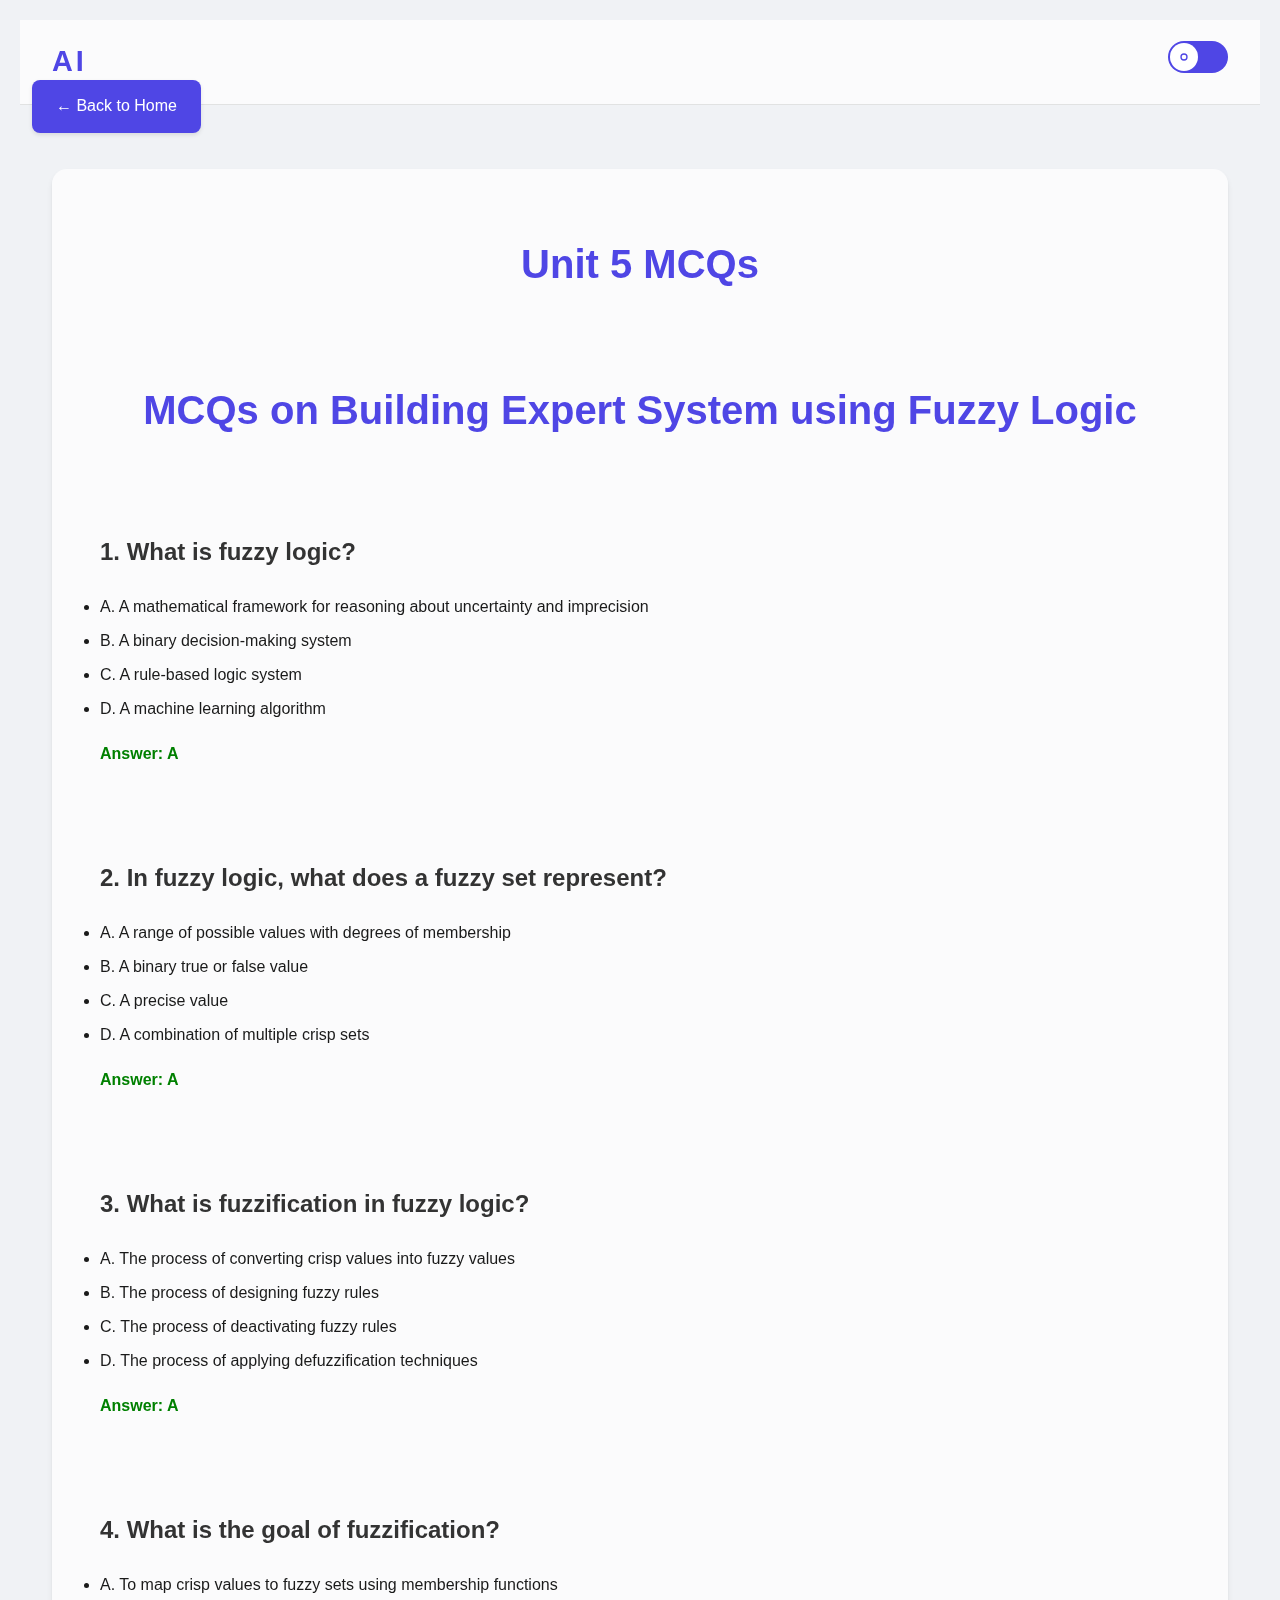
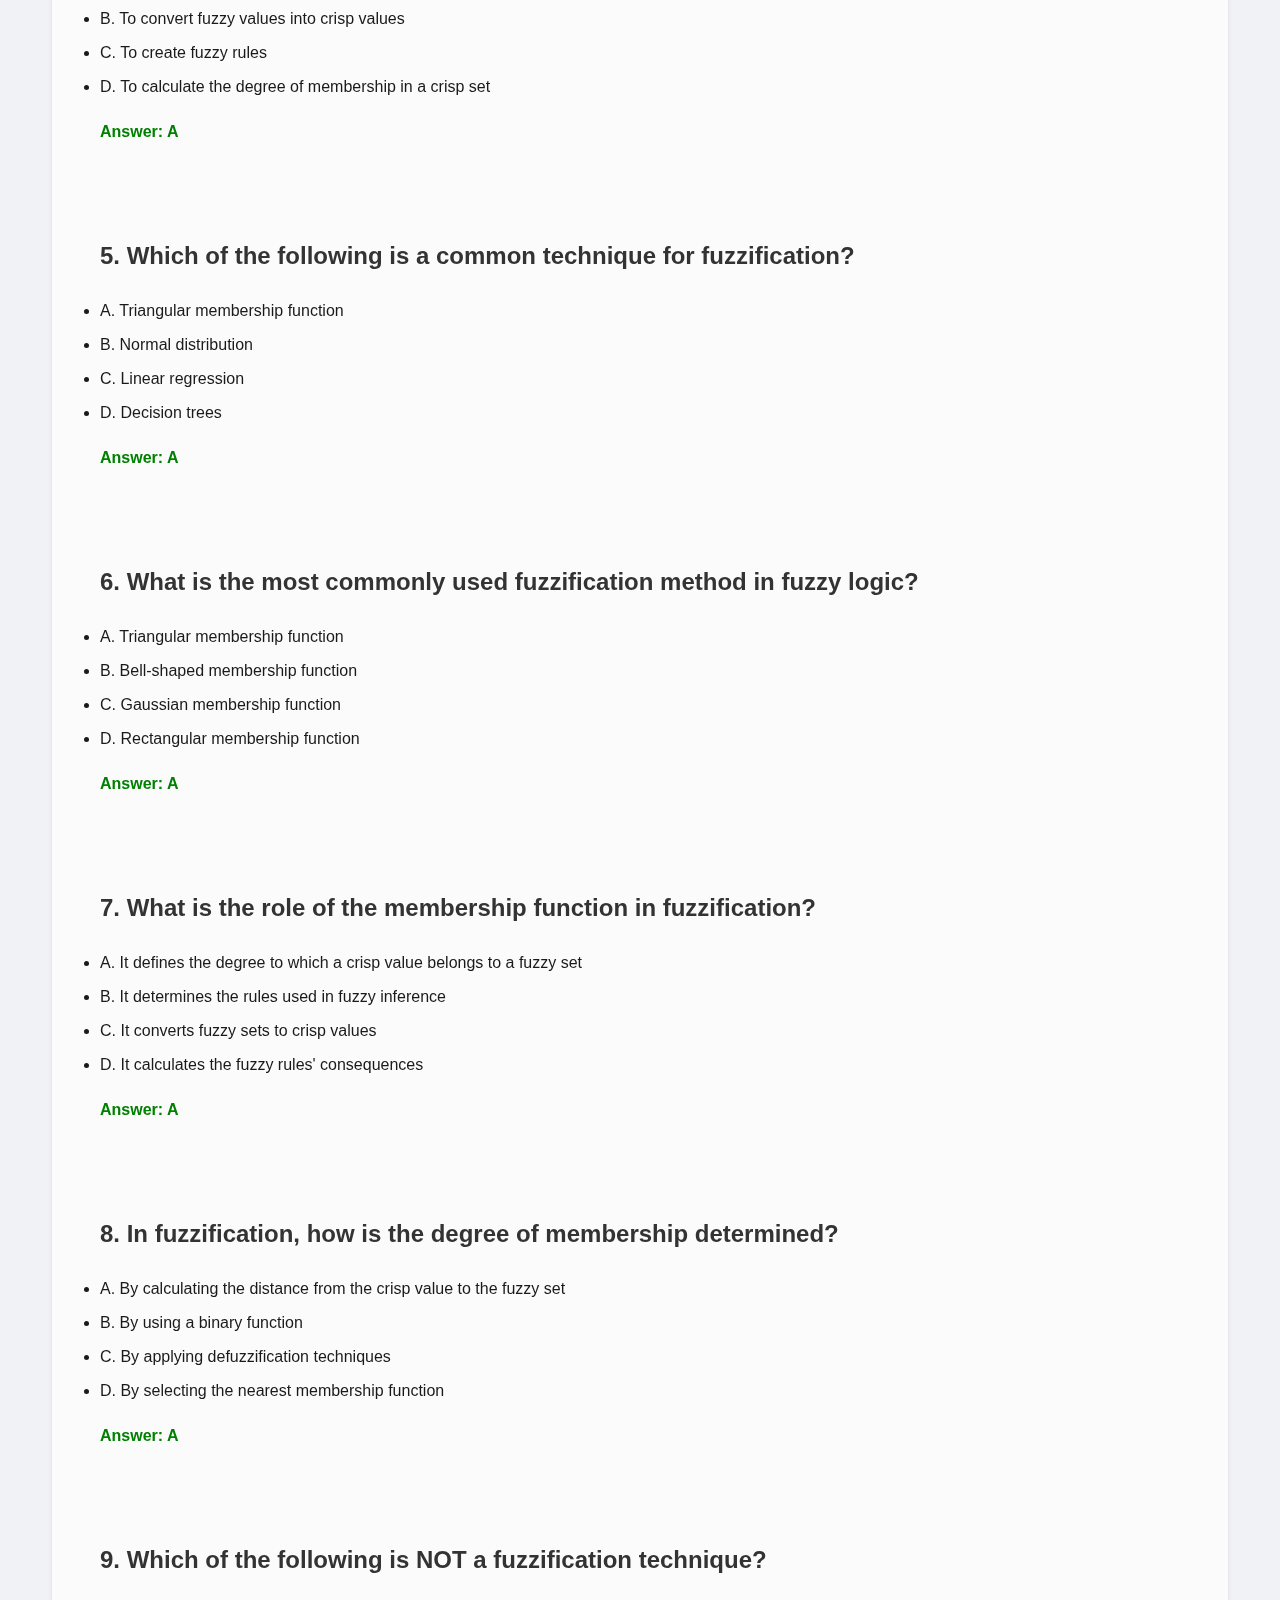
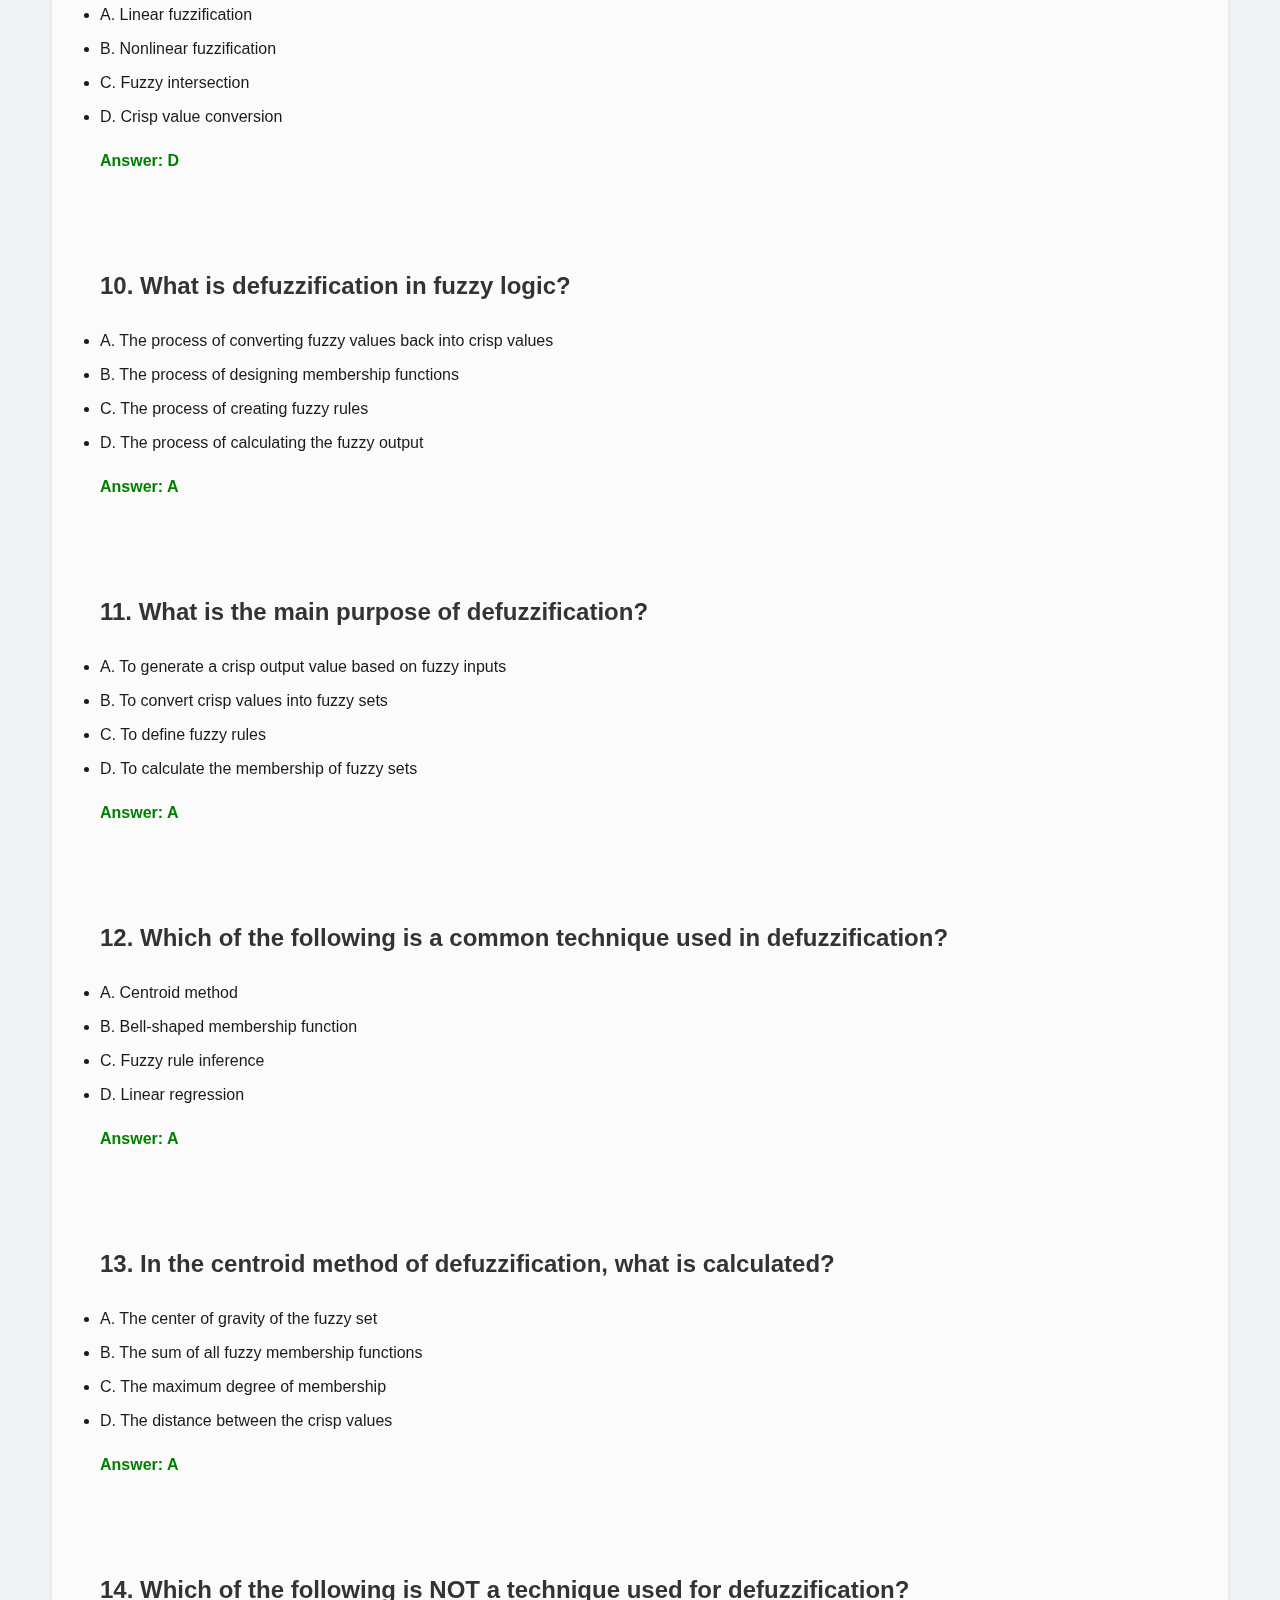
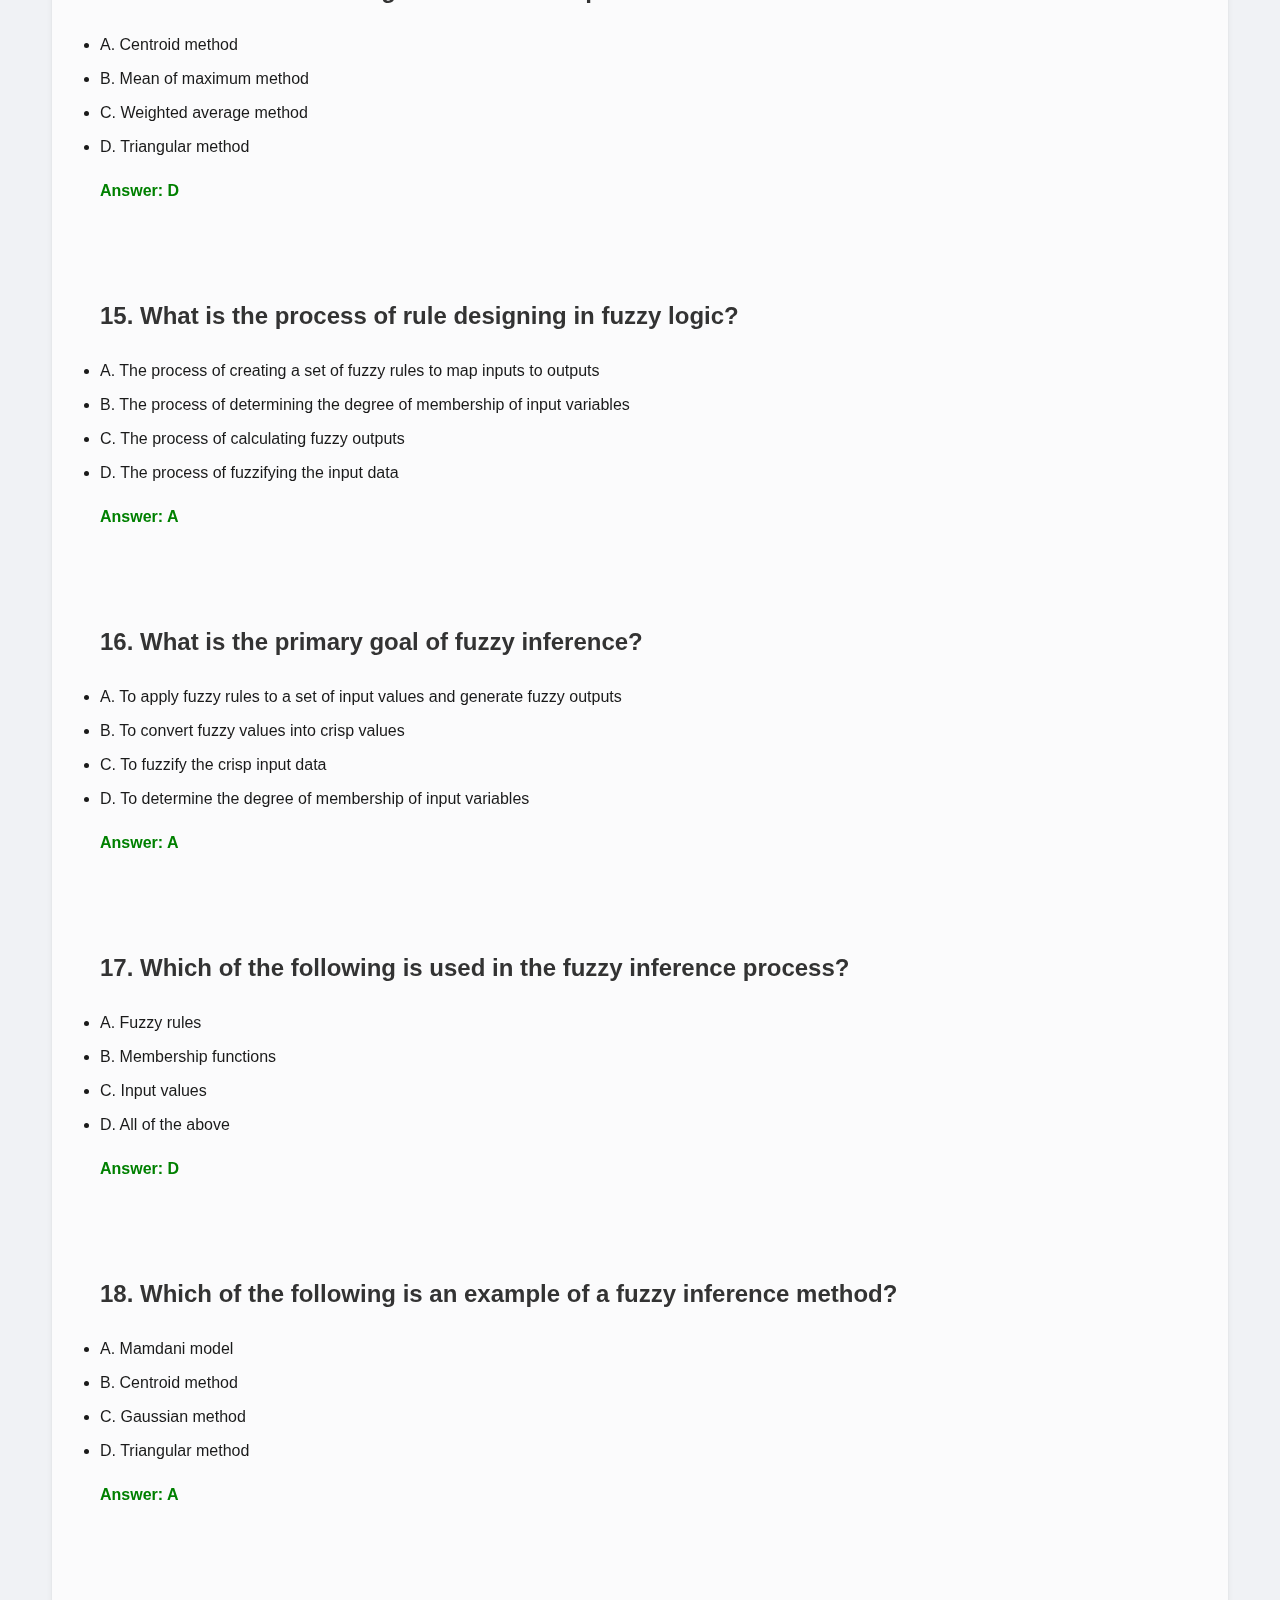
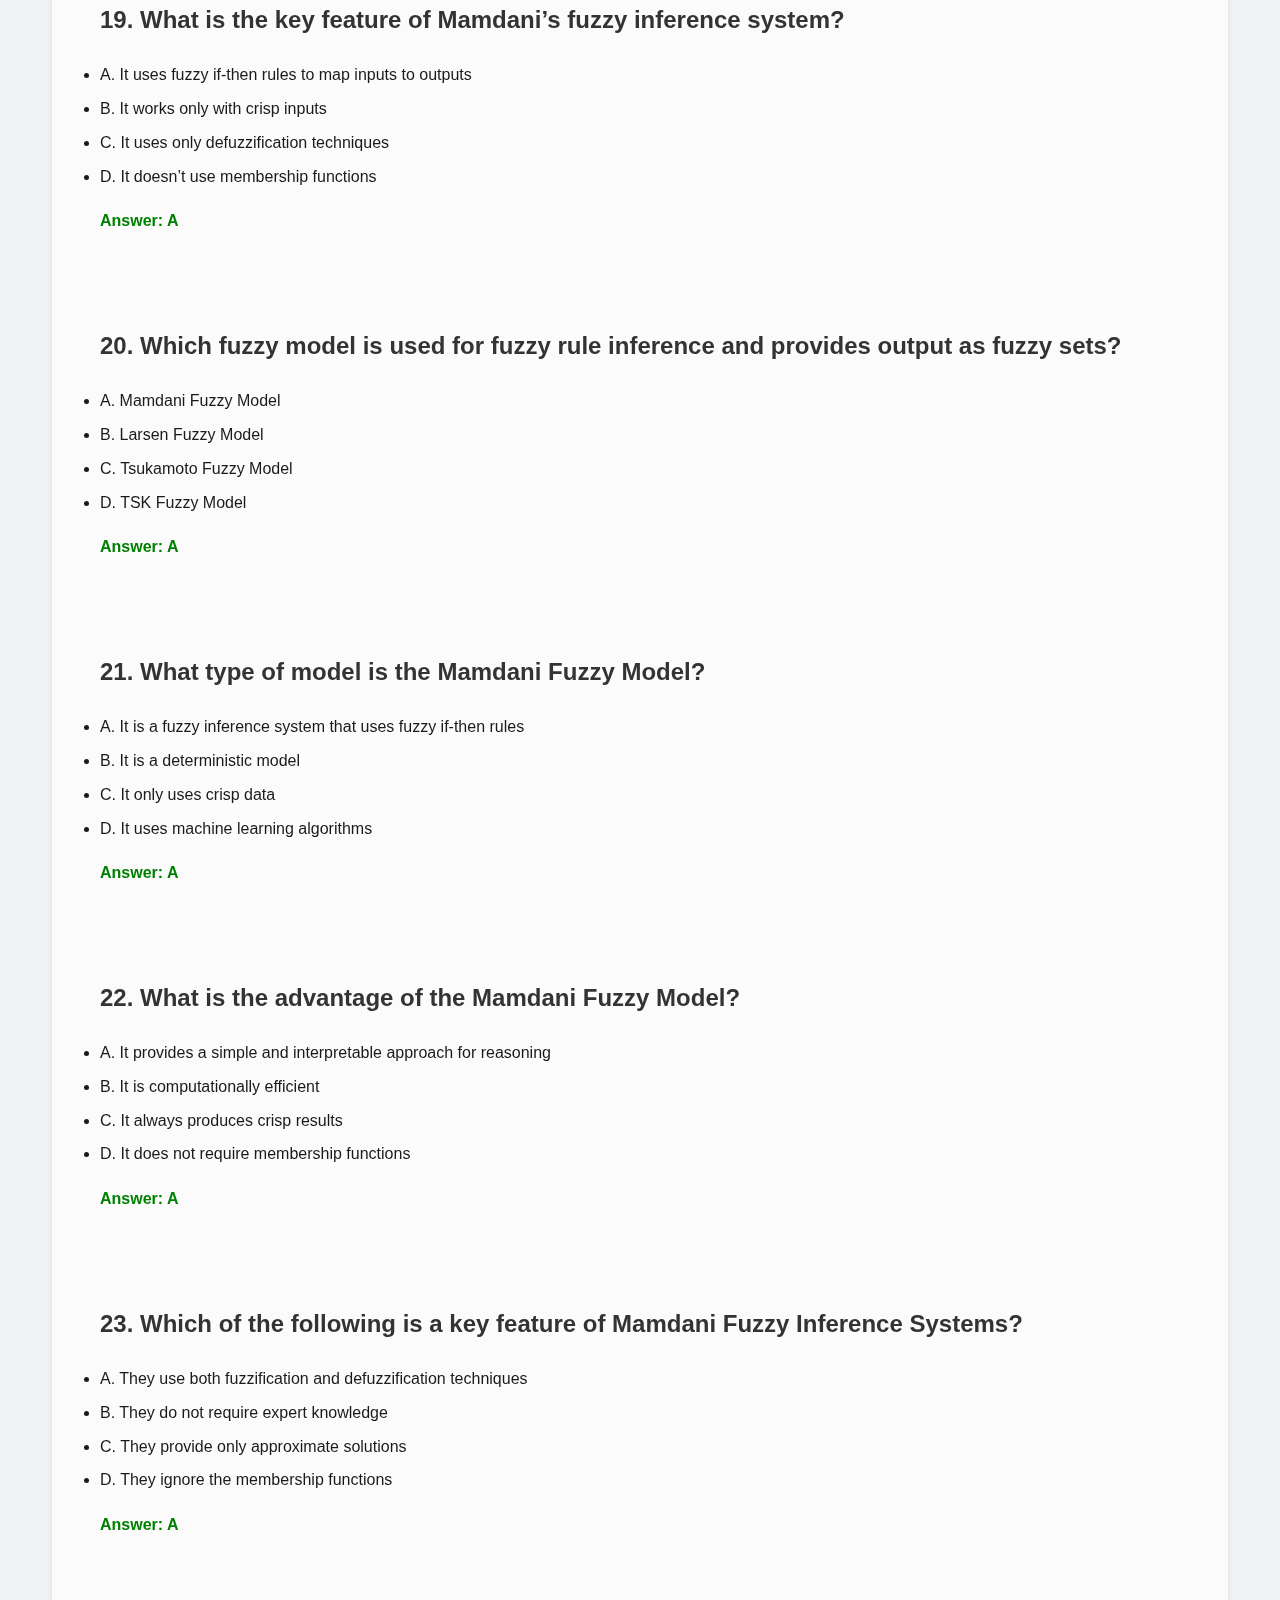
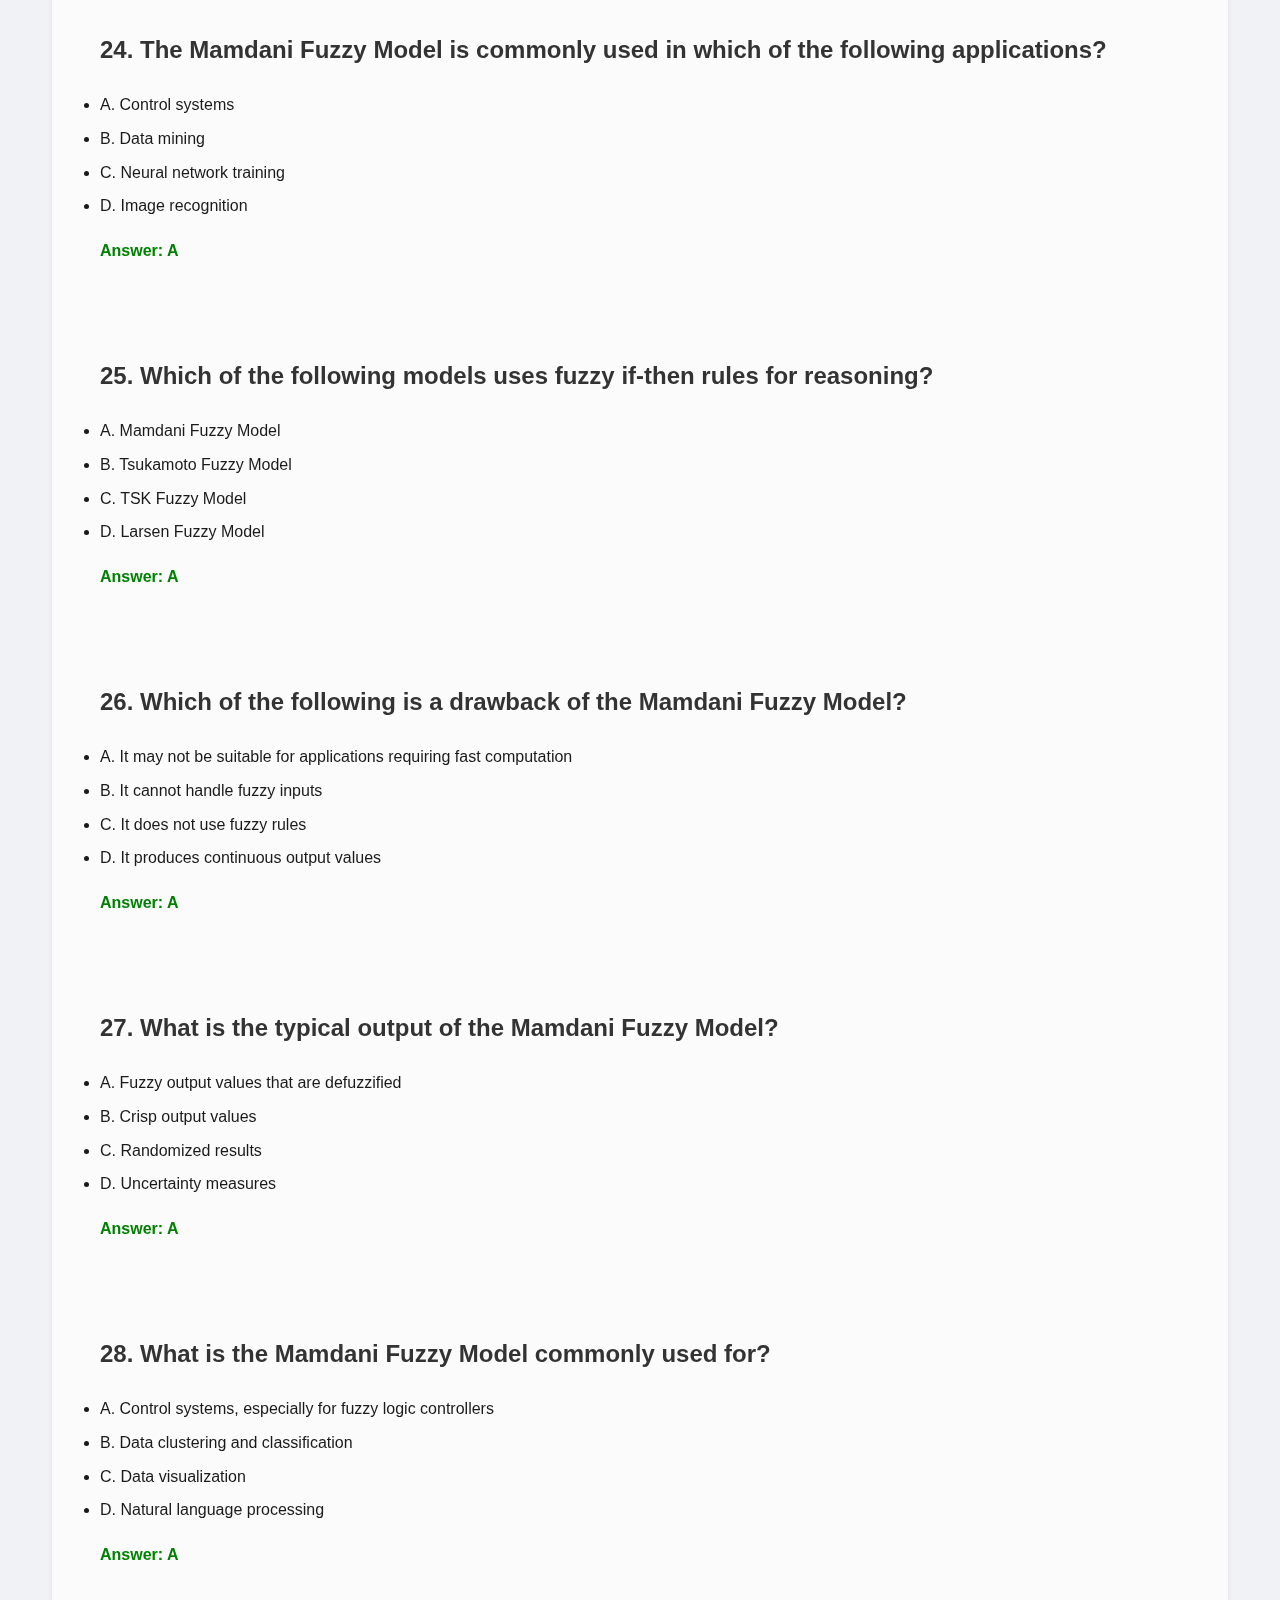
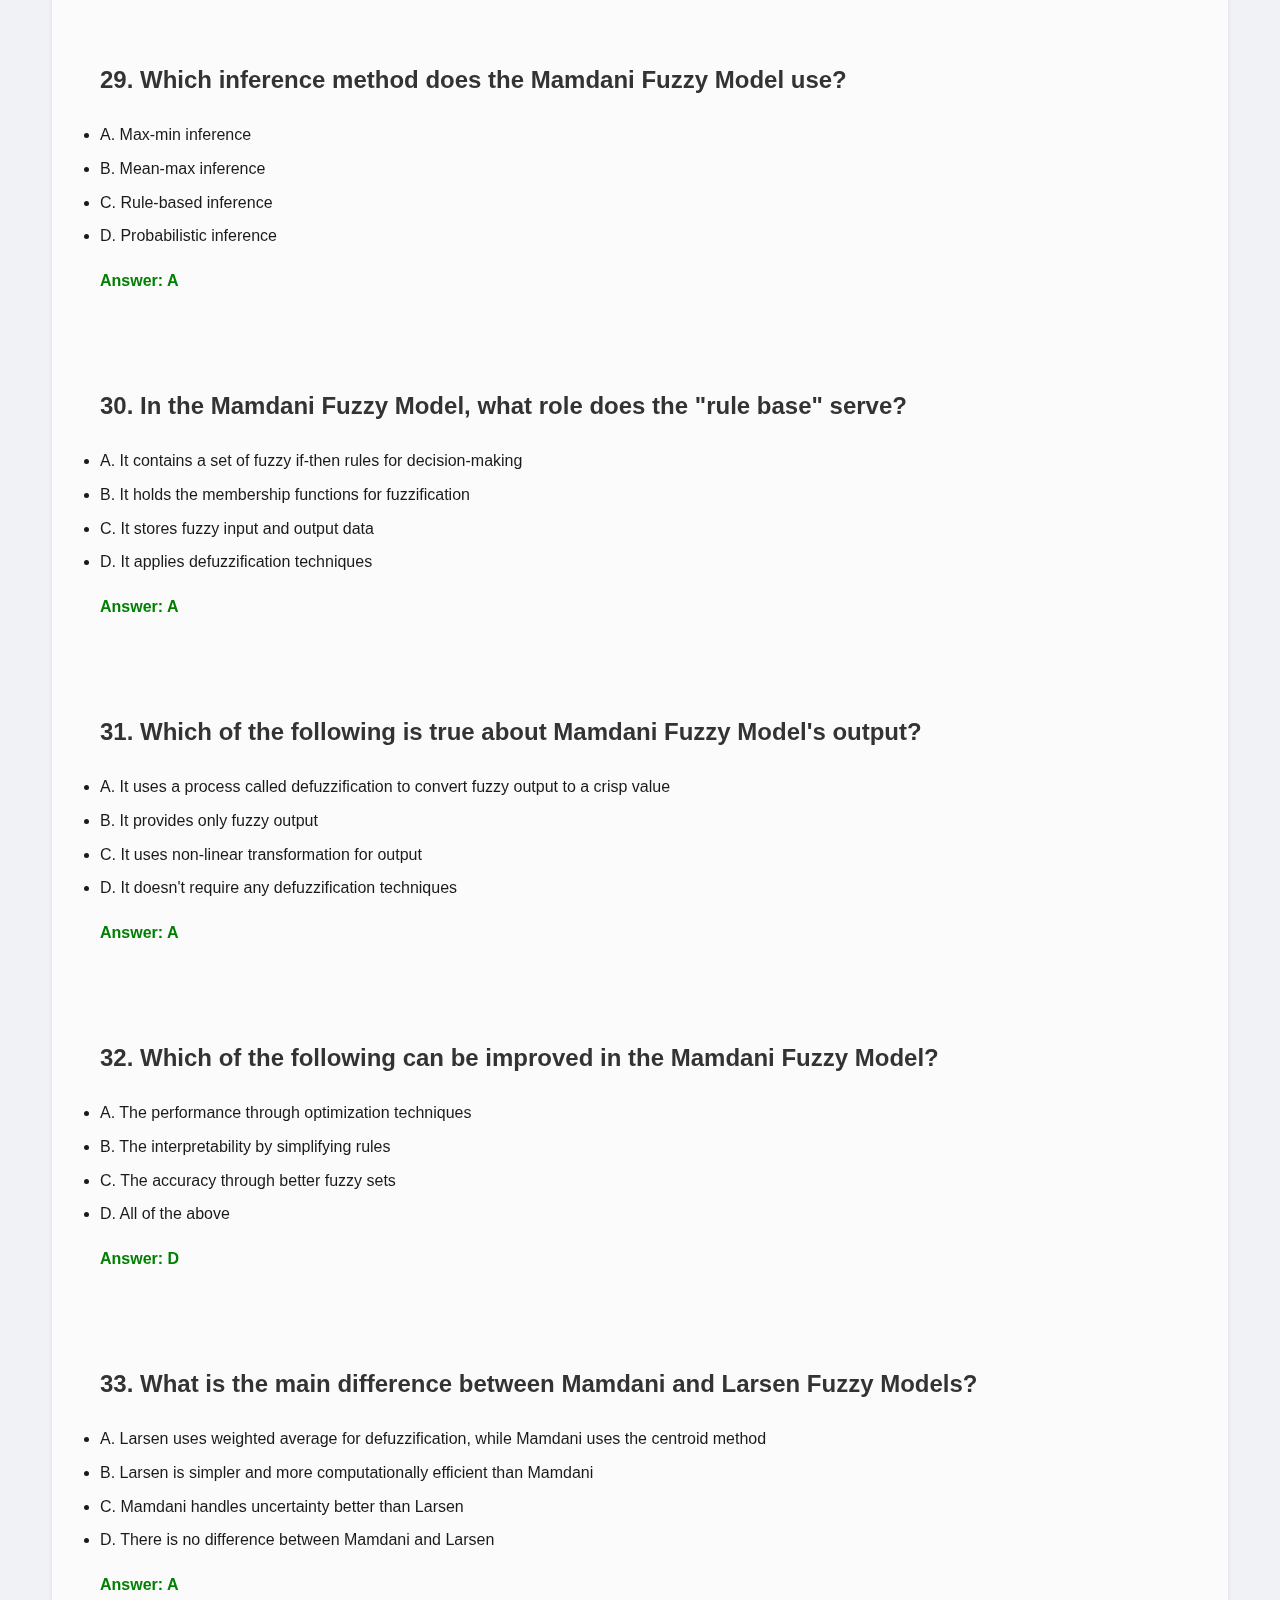
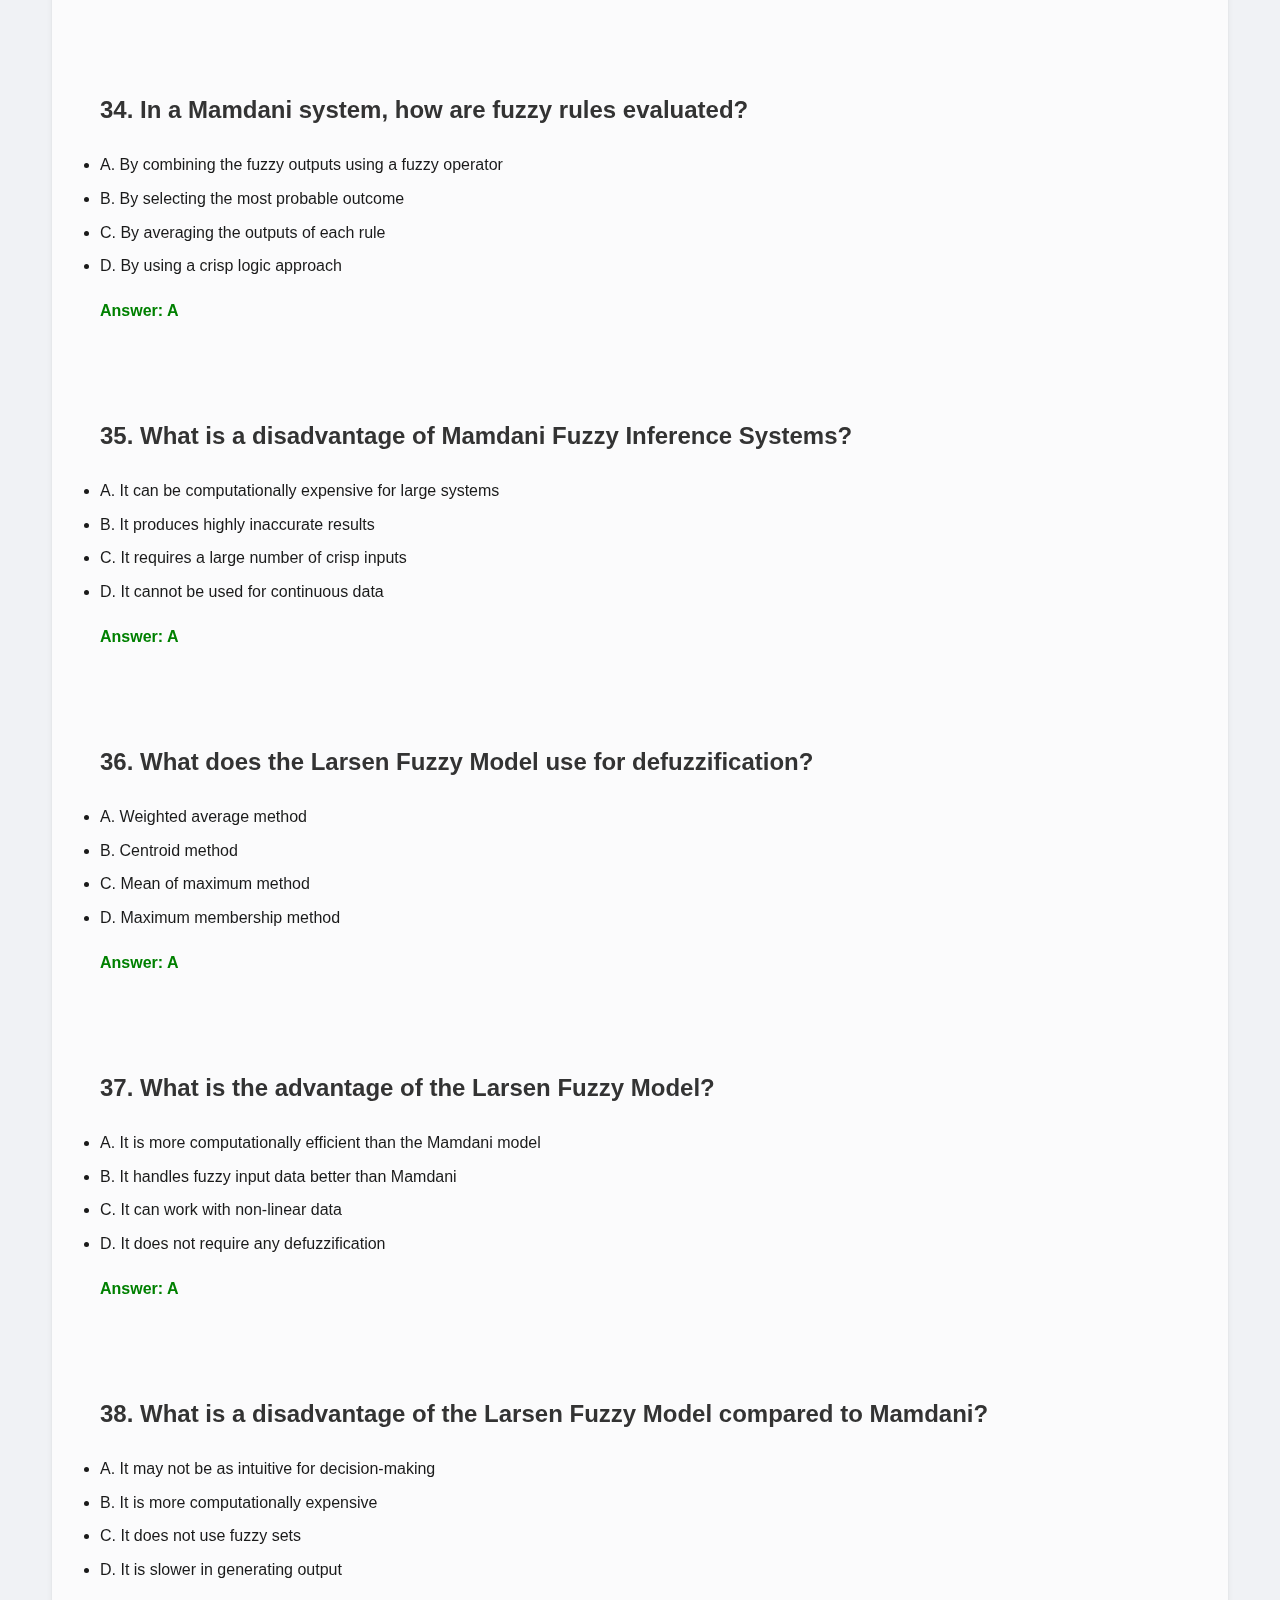
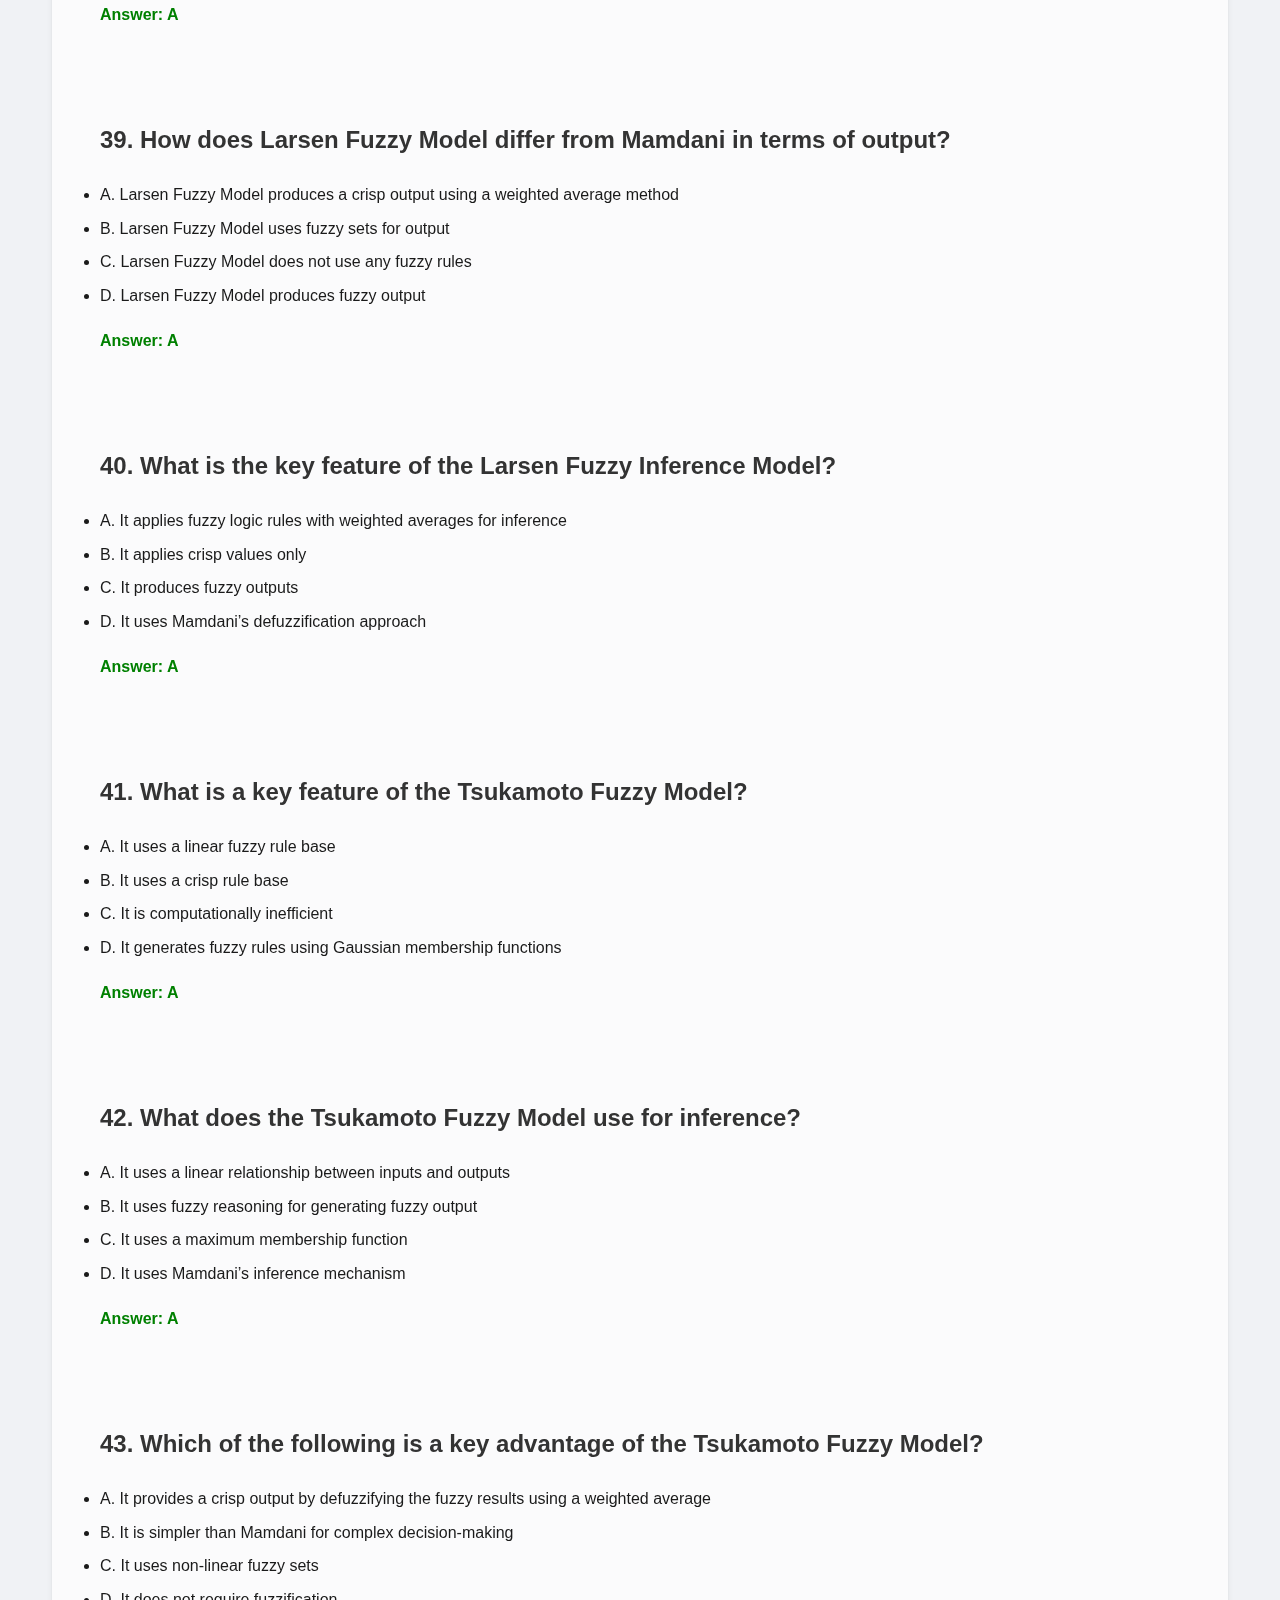
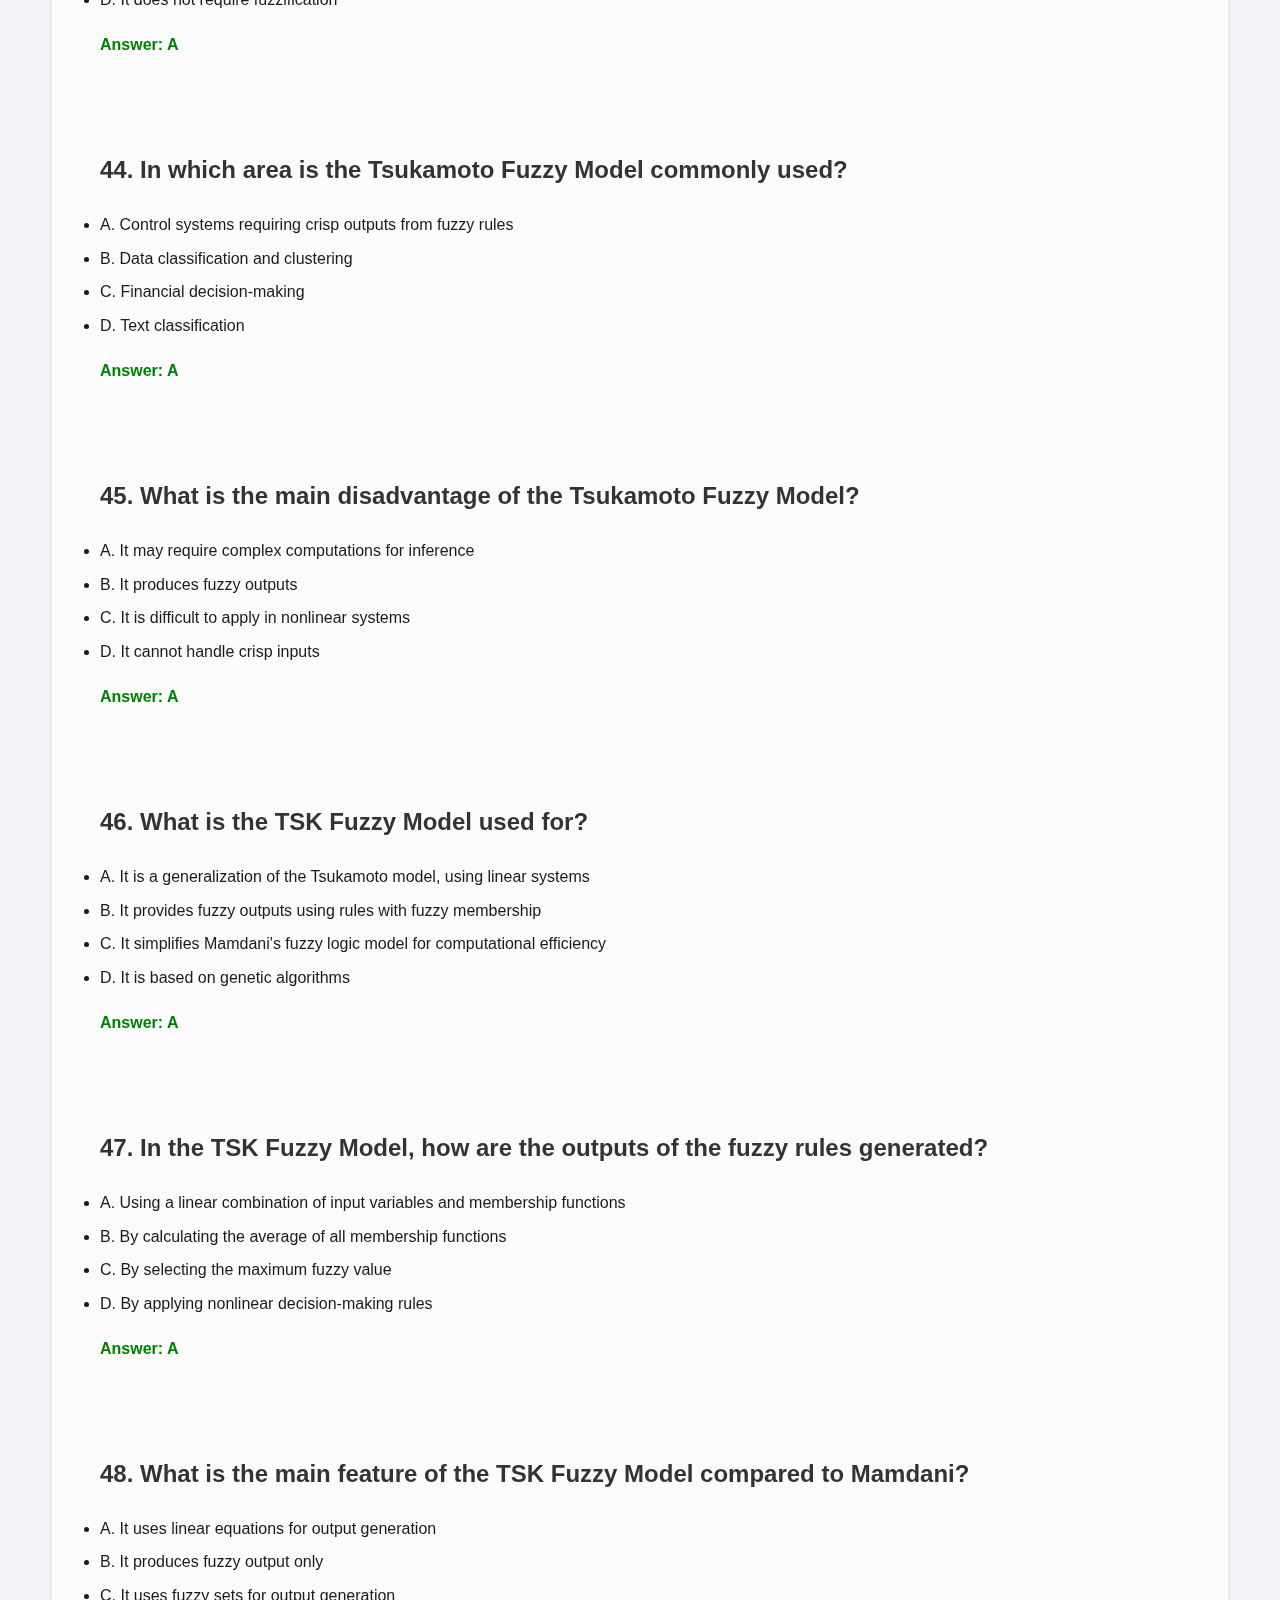
<file: AI/mcq5.html>
<!DOCTYPE html>
<html lang="en">
<head>
    <meta charset="UTF-8">
    <meta name="viewport" content="width=device-width, initial-scale=1.0">
    <title>Unit 5 MCQs - AI Learning</title>
    <link rel="stylesheet" href="styles.css">
</head>
<body>
    <header>
        <div class="logo">AI</div>
        <div class="theme-switch">
            <input type="checkbox" id="darkModeToggle" class="theme-switch__input">
            <label for="darkModeToggle" class="theme-switch__label">
                <span class="theme-switch__icon">
                    <svg class="sun-icon" viewBox="0 0 24 24"><path d="M12 15.5a3.5 3.5 0 1 0 0-7 3.5 3.5 0 0 0 0 7zm0 2a5.5 5.5 0 1 1 0-11 5.5 5.5 0 0 1 0 11zm0-15.5V5M12 19v3M4.22 6.22l2.12 2.12M17.66 17.66l2.12 2.12M1 12h3M20 12h3M4.22 17.78l2.12-2.12M17.66 6.34l2.12-2.12"/></svg>
                    <svg class="moon-icon" viewBox="0 0 24 24"><path d="M21 12.79A9 9 0 1 1 11.21 3 7 7 0 0 0 21 12.79z"/></svg>
                </span>
            </label>
        </div>
    </header>

    <main>
        <a href="index.html" class="back-button">← Back to Home</a>
        <div class="content">
            <h1>Unit 5 MCQs</h1>
            <div class="mcq-container">
                <!-- Add MCQs here -->
                <style>
                    body {
                        font-family: Arial, sans-serif;
                        line-height: 1.8;
                        margin: 20px;
                    }
                    h1, h2 {
                        color: #333;
                    }
                    h1 {
                        text-align: center;
                    }
                    .question {
                        margin-bottom: 20px;
                    }
                    ul {
                        margin: 0;
                        padding: 0;
                    }
                    li {
                        margin: 5px 0;
                    }
                    .answer {
                        font-weight: bold;
                        color: green;
                    }
                </style>
            </head>
            <body>
            
                <h1>MCQs on Building Expert System using Fuzzy Logic</h1>
            
                <!-- Introduction to Fuzzy Logic -->
            
                <div class="question">
                    <h2>1. What is fuzzy logic?</h2>
                    <ul>
                        <li>A. A mathematical framework for reasoning about uncertainty and imprecision</li>
                        <li>B. A binary decision-making system</li>
                        <li>C. A rule-based logic system</li>
                        <li>D. A machine learning algorithm</li>
                    </ul>
                    <p class="answer">Answer: A</p>
                </div>
            
                <div class="question">
                    <h2>2. In fuzzy logic, what does a fuzzy set represent?</h2>
                    <ul>
                        <li>A. A range of possible values with degrees of membership</li>
                        <li>B. A binary true or false value</li>
                        <li>C. A precise value</li>
                        <li>D. A combination of multiple crisp sets</li>
                    </ul>
                    <p class="answer">Answer: A</p>
                </div>
            
                <div class="question">
                    <h2>3. What is fuzzification in fuzzy logic?</h2>
                    <ul>
                        <li>A. The process of converting crisp values into fuzzy values</li>
                        <li>B. The process of designing fuzzy rules</li>
                        <li>C. The process of deactivating fuzzy rules</li>
                        <li>D. The process of applying defuzzification techniques</li>
                    </ul>
                    <p class="answer">Answer: A</p>
                </div>
            
                <div class="question">
                    <h2>4. What is the goal of fuzzification?</h2>
                    <ul>
                        <li>A. To map crisp values to fuzzy sets using membership functions</li>
                        <li>B. To convert fuzzy values into crisp values</li>
                        <li>C. To create fuzzy rules</li>
                        <li>D. To calculate the degree of membership in a crisp set</li>
                    </ul>
                    <p class="answer">Answer: A</p>
                </div>
            
                <div class="question">
                    <h2>5. Which of the following is a common technique for fuzzification?</h2>
                    <ul>
                        <li>A. Triangular membership function</li>
                        <li>B. Normal distribution</li>
                        <li>C. Linear regression</li>
                        <li>D. Decision trees</li>
                    </ul>
                    <p class="answer">Answer: A</p>
                </div>
            
                <!-- Techniques of Fuzzification -->
            
                <div class="question">
                    <h2>6. What is the most commonly used fuzzification method in fuzzy logic?</h2>
                    <ul>
                        <li>A. Triangular membership function</li>
                        <li>B. Bell-shaped membership function</li>
                        <li>C. Gaussian membership function</li>
                        <li>D. Rectangular membership function</li>
                    </ul>
                    <p class="answer">Answer: A</p>
                </div>
            
                <div class="question">
                    <h2>7. What is the role of the membership function in fuzzification?</h2>
                    <ul>
                        <li>A. It defines the degree to which a crisp value belongs to a fuzzy set</li>
                        <li>B. It determines the rules used in fuzzy inference</li>
                        <li>C. It converts fuzzy sets to crisp values</li>
                        <li>D. It calculates the fuzzy rules' consequences</li>
                    </ul>
                    <p class="answer">Answer: A</p>
                </div>
            
                <div class="question">
                    <h2>8. In fuzzification, how is the degree of membership determined?</h2>
                    <ul>
                        <li>A. By calculating the distance from the crisp value to the fuzzy set</li>
                        <li>B. By using a binary function</li>
                        <li>C. By applying defuzzification techniques</li>
                        <li>D. By selecting the nearest membership function</li>
                    </ul>
                    <p class="answer">Answer: A</p>
                </div>
            
                <div class="question">
                    <h2>9. Which of the following is NOT a fuzzification technique?</h2>
                    <ul>
                        <li>A. Linear fuzzification</li>
                        <li>B. Nonlinear fuzzification</li>
                        <li>C. Fuzzy intersection</li>
                        <li>D. Crisp value conversion</li>
                    </ul>
                    <p class="answer">Answer: D</p>
                </div>
            
                <!-- Defuzzification -->
            
                <div class="question">
                    <h2>10. What is defuzzification in fuzzy logic?</h2>
                    <ul>
                        <li>A. The process of converting fuzzy values back into crisp values</li>
                        <li>B. The process of designing membership functions</li>
                        <li>C. The process of creating fuzzy rules</li>
                        <li>D. The process of calculating the fuzzy output</li>
                    </ul>
                    <p class="answer">Answer: A</p>
                </div>
            
                <div class="question">
                    <h2>11. What is the main purpose of defuzzification?</h2>
                    <ul>
                        <li>A. To generate a crisp output value based on fuzzy inputs</li>
                        <li>B. To convert crisp values into fuzzy sets</li>
                        <li>C. To define fuzzy rules</li>
                        <li>D. To calculate the membership of fuzzy sets</li>
                    </ul>
                    <p class="answer">Answer: A</p>
                </div>
            
                <div class="question">
                    <h2>12. Which of the following is a common technique used in defuzzification?</h2>
                    <ul>
                        <li>A. Centroid method</li>
                        <li>B. Bell-shaped membership function</li>
                        <li>C. Fuzzy rule inference</li>
                        <li>D. Linear regression</li>
                    </ul>
                    <p class="answer">Answer: A</p>
                </div>
            
                <div class="question">
                    <h2>13. In the centroid method of defuzzification, what is calculated?</h2>
                    <ul>
                        <li>A. The center of gravity of the fuzzy set</li>
                        <li>B. The sum of all fuzzy membership functions</li>
                        <li>C. The maximum degree of membership</li>
                        <li>D. The distance between the crisp values</li>
                    </ul>
                    <p class="answer">Answer: A</p>
                </div>
            
                <div class="question">
                    <h2>14. Which of the following is NOT a technique used for defuzzification?</h2>
                    <ul>
                        <li>A. Centroid method</li>
                        <li>B. Mean of maximum method</li>
                        <li>C. Weighted average method</li>
                        <li>D. Triangular method</li>
                    </ul>
                    <p class="answer">Answer: D</p>
                </div>
            
                <!-- Rule Designing and Inferencing -->
            
                <div class="question">
                    <h2>15. What is the process of rule designing in fuzzy logic?</h2>
                    <ul>
                        <li>A. The process of creating a set of fuzzy rules to map inputs to outputs</li>
                        <li>B. The process of determining the degree of membership of input variables</li>
                        <li>C. The process of calculating fuzzy outputs</li>
                        <li>D. The process of fuzzifying the input data</li>
                    </ul>
                    <p class="answer">Answer: A</p>
                </div>
            
                <div class="question">
                    <h2>16. What is the primary goal of fuzzy inference?</h2>
                    <ul>
                        <li>A. To apply fuzzy rules to a set of input values and generate fuzzy outputs</li>
                        <li>B. To convert fuzzy values into crisp values</li>
                        <li>C. To fuzzify the crisp input data</li>
                        <li>D. To determine the degree of membership of input variables</li>
                    </ul>
                    <p class="answer">Answer: A</p>
                </div>
            
                <div class="question">
                    <h2>17. Which of the following is used in the fuzzy inference process?</h2>
                    <ul>
                        <li>A. Fuzzy rules</li>
                        <li>B. Membership functions</li>
                        <li>C. Input values</li>
                        <li>D. All of the above</li>
                    </ul>
                    <p class="answer">Answer: D</p>
                </div>
            
                <div class="question">
                    <h2>18. Which of the following is an example of a fuzzy inference method?</h2>
                    <ul>
                        <li>A. Mamdani model</li>
                        <li>B. Centroid method</li>
                        <li>C. Gaussian method</li>
                        <li>D. Triangular method</li>
                    </ul>
                    <p class="answer">Answer: A</p>
                </div>
            
                <div class="question">
                    <h2>19. What is the key feature of Mamdani’s fuzzy inference system?</h2>
                    <ul>
                        <li>A. It uses fuzzy if-then rules to map inputs to outputs</li>
                        <li>B. It works only with crisp inputs</li>
                        <li>C. It uses only defuzzification techniques</li>
                        <li>D. It doesn’t use membership functions</li>
                    </ul>
                    <p class="answer">Answer: A</p>
                </div>
            
                <div class="question">
                    <h2>20. Which fuzzy model is used for fuzzy rule inference and provides output as fuzzy sets?</h2>
                    <ul>
                        <li>A. Mamdani Fuzzy Model</li>
                        <li>B. Larsen Fuzzy Model</li>
                        <li>C. Tsukamoto Fuzzy Model</li>
                        <li>D. TSK Fuzzy Model</li>
                    </ul>
                    <p class="answer">Answer: A</p>
                </div>
            
                <!-- Mamdani Fuzzy Model -->
            
                <div class="question">
                    <h2>21. What type of model is the Mamdani Fuzzy Model?</h2>
                    <ul>
                        <li>A. It is a fuzzy inference system that uses fuzzy if-then rules</li>
                        <li>B. It is a deterministic model</li>
                        <li>C. It only uses crisp data</li>
                        <li>D. It uses machine learning algorithms</li>
                    </ul>
                    <p class="answer">Answer: A</p>
                </div>
            
                <div class="question">
                    <h2>22. What is the advantage of the Mamdani Fuzzy Model?</h2>
                    <ul>
                        <li>A. It provides a simple and interpretable approach for reasoning</li>
                        <li>B. It is computationally efficient</li>
                        <li>C. It always produces crisp results</li>
                        <li>D. It does not require membership functions</li>
                    </ul>
                    <p class="answer">Answer: A</p>
                </div>
            
                <div class="question">
                    <h2>23. Which of the following is a key feature of Mamdani Fuzzy Inference Systems?</h2>
                    <ul>
                        <li>A. They use both fuzzification and defuzzification techniques</li>
                        <li>B. They do not require expert knowledge</li>
                        <li>C. They provide only approximate solutions</li>
                        <li>D. They ignore the membership functions</li>
                    </ul>
                    <p class="answer">Answer: A</p>
                </div>
            
                <div class="question">
                    <h2>24. The Mamdani Fuzzy Model is commonly used in which of the following applications?</h2>
                    <ul>
                        <li>A. Control systems</li>
                        <li>B. Data mining</li>
                        <li>C. Neural network training</li>
                        <li>D. Image recognition</li>
                    </ul>
                    <p class="answer">Answer: A</p>
                </div>
            
                <div class="question">
                    <h2>25. Which of the following models uses fuzzy if-then rules for reasoning?</h2>
                    <ul>
                        <li>A. Mamdani Fuzzy Model</li>
                        <li>B. Tsukamoto Fuzzy Model</li>
                        <li>C. TSK Fuzzy Model</li>
                        <li>D. Larsen Fuzzy Model</li>
                    </ul>
                    <p class="answer">Answer: A</p>
                </div>
                <div class="question">
                    <h2>26. Which of the following is a drawback of the Mamdani Fuzzy Model?</h2>
                    <ul>
                        <li>A. It may not be suitable for applications requiring fast computation</li>
                        <li>B. It cannot handle fuzzy inputs</li>
                        <li>C. It does not use fuzzy rules</li>
                        <li>D. It produces continuous output values</li>
                    </ul>
                    <p class="answer">Answer: A</p>
                </div>
            
                <div class="question">
                    <h2>27. What is the typical output of the Mamdani Fuzzy Model?</h2>
                    <ul>
                        <li>A. Fuzzy output values that are defuzzified</li>
                        <li>B. Crisp output values</li>
                        <li>C. Randomized results</li>
                        <li>D. Uncertainty measures</li>
                    </ul>
                    <p class="answer">Answer: A</p>
                </div>
            
                <div class="question">
                    <h2>28. What is the Mamdani Fuzzy Model commonly used for?</h2>
                    <ul>
                        <li>A. Control systems, especially for fuzzy logic controllers</li>
                        <li>B. Data clustering and classification</li>
                        <li>C. Data visualization</li>
                        <li>D. Natural language processing</li>
                    </ul>
                    <p class="answer">Answer: A</p>
                </div>
            
                <div class="question">
                    <h2>29. Which inference method does the Mamdani Fuzzy Model use?</h2>
                    <ul>
                        <li>A. Max-min inference</li>
                        <li>B. Mean-max inference</li>
                        <li>C. Rule-based inference</li>
                        <li>D. Probabilistic inference</li>
                    </ul>
                    <p class="answer">Answer: A</p>
                </div>
            
                <div class="question">
                    <h2>30. In the Mamdani Fuzzy Model, what role does the "rule base" serve?</h2>
                    <ul>
                        <li>A. It contains a set of fuzzy if-then rules for decision-making</li>
                        <li>B. It holds the membership functions for fuzzification</li>
                        <li>C. It stores fuzzy input and output data</li>
                        <li>D. It applies defuzzification techniques</li>
                    </ul>
                    <p class="answer">Answer: A</p>
                </div>
            
                <div class="question">
                    <h2>31. Which of the following is true about Mamdani Fuzzy Model's output?</h2>
                    <ul>
                        <li>A. It uses a process called defuzzification to convert fuzzy output to a crisp value</li>
                        <li>B. It provides only fuzzy output</li>
                        <li>C. It uses non-linear transformation for output</li>
                        <li>D. It doesn't require any defuzzification techniques</li>
                    </ul>
                    <p class="answer">Answer: A</p>
                </div>
            
                <div class="question">
                    <h2>32. Which of the following can be improved in the Mamdani Fuzzy Model?</h2>
                    <ul>
                        <li>A. The performance through optimization techniques</li>
                        <li>B. The interpretability by simplifying rules</li>
                        <li>C. The accuracy through better fuzzy sets</li>
                        <li>D. All of the above</li>
                    </ul>
                    <p class="answer">Answer: D</p>
                </div>
            
                <div class="question">
                    <h2>33. What is the main difference between Mamdani and Larsen Fuzzy Models?</h2>
                    <ul>
                        <li>A. Larsen uses weighted average for defuzzification, while Mamdani uses the centroid method</li>
                        <li>B. Larsen is simpler and more computationally efficient than Mamdani</li>
                        <li>C. Mamdani handles uncertainty better than Larsen</li>
                        <li>D. There is no difference between Mamdani and Larsen</li>
                    </ul>
                    <p class="answer">Answer: A</p>
                </div>
            
                <div class="question">
                    <h2>34. In a Mamdani system, how are fuzzy rules evaluated?</h2>
                    <ul>
                        <li>A. By combining the fuzzy outputs using a fuzzy operator</li>
                        <li>B. By selecting the most probable outcome</li>
                        <li>C. By averaging the outputs of each rule</li>
                        <li>D. By using a crisp logic approach</li>
                    </ul>
                    <p class="answer">Answer: A</p>
                </div>
            
                <div class="question">
                    <h2>35. What is a disadvantage of Mamdani Fuzzy Inference Systems?</h2>
                    <ul>
                        <li>A. It can be computationally expensive for large systems</li>
                        <li>B. It produces highly inaccurate results</li>
                        <li>C. It requires a large number of crisp inputs</li>
                        <li>D. It cannot be used for continuous data</li>
                    </ul>
                    <p class="answer">Answer: A</p>
                </div>
            
                <!-- Larsen Fuzzy Model -->
            
                <div class="question">
                    <h2>36. What does the Larsen Fuzzy Model use for defuzzification?</h2>
                    <ul>
                        <li>A. Weighted average method</li>
                        <li>B. Centroid method</li>
                        <li>C. Mean of maximum method</li>
                        <li>D. Maximum membership method</li>
                    </ul>
                    <p class="answer">Answer: A</p>
                </div>
            
                <div class="question">
                    <h2>37. What is the advantage of the Larsen Fuzzy Model?</h2>
                    <ul>
                        <li>A. It is more computationally efficient than the Mamdani model</li>
                        <li>B. It handles fuzzy input data better than Mamdani</li>
                        <li>C. It can work with non-linear data</li>
                        <li>D. It does not require any defuzzification</li>
                    </ul>
                    <p class="answer">Answer: A</p>
                </div>
            
                <div class="question">
                    <h2>38. What is a disadvantage of the Larsen Fuzzy Model compared to Mamdani?</h2>
                    <ul>
                        <li>A. It may not be as intuitive for decision-making</li>
                        <li>B. It is more computationally expensive</li>
                        <li>C. It does not use fuzzy sets</li>
                        <li>D. It is slower in generating output</li>
                    </ul>
                    <p class="answer">Answer: A</p>
                </div>
            
                <div class="question">
                    <h2>39. How does Larsen Fuzzy Model differ from Mamdani in terms of output?</h2>
                    <ul>
                        <li>A. Larsen Fuzzy Model produces a crisp output using a weighted average method</li>
                        <li>B. Larsen Fuzzy Model uses fuzzy sets for output</li>
                        <li>C. Larsen Fuzzy Model does not use any fuzzy rules</li>
                        <li>D. Larsen Fuzzy Model produces fuzzy output</li>
                    </ul>
                    <p class="answer">Answer: A</p>
                </div>
            
                <div class="question">
                    <h2>40. What is the key feature of the Larsen Fuzzy Inference Model?</h2>
                    <ul>
                        <li>A. It applies fuzzy logic rules with weighted averages for inference</li>
                        <li>B. It applies crisp values only</li>
                        <li>C. It produces fuzzy outputs</li>
                        <li>D. It uses Mamdani’s defuzzification approach</li>
                    </ul>
                    <p class="answer">Answer: A</p>
                </div>
            
                <!-- Tsukamoto Fuzzy Model -->
            
                <div class="question">
                    <h2>41. What is a key feature of the Tsukamoto Fuzzy Model?</h2>
                    <ul>
                        <li>A. It uses a linear fuzzy rule base</li>
                        <li>B. It uses a crisp rule base</li>
                        <li>C. It is computationally inefficient</li>
                        <li>D. It generates fuzzy rules using Gaussian membership functions</li>
                    </ul>
                    <p class="answer">Answer: A</p>
                </div>
            
                <div class="question">
                    <h2>42. What does the Tsukamoto Fuzzy Model use for inference?</h2>
                    <ul>
                        <li>A. It uses a linear relationship between inputs and outputs</li>
                        <li>B. It uses fuzzy reasoning for generating fuzzy output</li>
                        <li>C. It uses a maximum membership function</li>
                        <li>D. It uses Mamdani’s inference mechanism</li>
                    </ul>
                    <p class="answer">Answer: A</p>
                </div>
            
                <div class="question">
                    <h2>43. Which of the following is a key advantage of the Tsukamoto Fuzzy Model?</h2>
                    <ul>
                        <li>A. It provides a crisp output by defuzzifying the fuzzy results using a weighted average</li>
                        <li>B. It is simpler than Mamdani for complex decision-making</li>
                        <li>C. It uses non-linear fuzzy sets</li>
                        <li>D. It does not require fuzzification</li>
                    </ul>
                    <p class="answer">Answer: A</p>
                </div>
            
                <div class="question">
                    <h2>44. In which area is the Tsukamoto Fuzzy Model commonly used?</h2>
                    <ul>
                        <li>A. Control systems requiring crisp outputs from fuzzy rules</li>
                        <li>B. Data classification and clustering</li>
                        <li>C. Financial decision-making</li>
                        <li>D. Text classification</li>
                    </ul>
                    <p class="answer">Answer: A</p>
                </div>
            
                <div class="question">
                    <h2>45. What is the main disadvantage of the Tsukamoto Fuzzy Model?</h2>
                    <ul>
                        <li>A. It may require complex computations for inference</li>
                        <li>B. It produces fuzzy outputs</li>
                        <li>C. It is difficult to apply in nonlinear systems</li>
                        <li>D. It cannot handle crisp inputs</li>
                    </ul>
                    <p class="answer">Answer: A</p>
                </div>
            
                <!-- TSK Fuzzy Model -->
            
                <div class="question">
                    <h2>46. What is the TSK Fuzzy Model used for?</h2>
                    <ul>
                        <li>A. It is a generalization of the Tsukamoto model, using linear systems</li>
                        <li>B. It provides fuzzy outputs using rules with fuzzy membership</li>
                        <li>C. It simplifies Mamdani's fuzzy logic model for computational efficiency</li>
                        <li>D. It is based on genetic algorithms</li>
                    </ul>
                    <p class="answer">Answer: A</p>
                </div>
            
                <div class="question">
                    <h2>47. In the TSK Fuzzy Model, how are the outputs of the fuzzy rules generated?</h2>
                    <ul>
                        <li>A. Using a linear combination of input variables and membership functions</li>
                        <li>B. By calculating the average of all membership functions</li>
                        <li>C. By selecting the maximum fuzzy value</li>
                        <li>D. By applying nonlinear decision-making rules</li>
                    </ul>
                    <p class="answer">Answer: A</p>
                </div>
            
                <div class="question">
                    <h2>48. What is the main feature of the TSK Fuzzy Model compared to Mamdani?</h2>
                    <ul>
                        <li>A. It uses linear equations for output generation</li>
                        <li>B. It produces fuzzy output only</li>
                        <li>C. It uses fuzzy sets for output generation</li>
                        <li>D. It does not require defuzzification</li>
                    </ul>
                    <p class="answer">Answer: A</p>
                </div>
            
                <div class="question">
                    <h2>49. What is the key advantage of the TSK Fuzzy Model?</h2>
                    <ul>
                        <li>A. It can handle both crisp and fuzzy inputs efficiently</li>
                        <li>B. It produces faster results than Mamdani's model</li>
                        <li>C. It provides an intuitive explanation of rules</li>
                        <li>D. It only requires one rule for output generation</li>
                    </ul>
                    <p class="answer">Answer: A</p>
                </div>
            
                <div class="question">
                    <h2>50. Which of the following is an example of the TSK Fuzzy Model application?</h2>
                    <ul>
                        <li>A. Predictive modeling for industrial processes</li>
                        <li>B. Medical diagnostics using fuzzy logic</li>
                        <li>C. Decision support systems for finance</li>
                        <li>D. All of the above</li>
                    </ul>
                    <p class="answer">Answer: D</p>
                </div>
                <div class="question">
                    <h2>51. Which of the following best describes the TSK Fuzzy Model?</h2>
                    <ul>
                        <li>A. It uses a combination of fuzzy if-then rules with linear outputs</li>
                        <li>B. It uses crisp rules and generates fuzzy outputs</li>
                        <li>C. It uses non-linear fuzzy rules to generate crisp outputs</li>
                        <li>D. It operates without using fuzzy sets</li>
                    </ul>
                    <p class="answer">Answer: A</p>
                </div>
            
                <div class="question">
                    <h2>52. In the TSK Fuzzy Model, how are the rules typically formulated?</h2>
                    <ul>
                        <li>A. By combining fuzzy inputs and linear outputs</li>
                        <li>B. By using a set of crisp if-then rules</li>
                        <li>C. By using expert knowledge without any formal representation</li>
                        <li>D. By applying a probabilistic model</li>
                    </ul>
                    <p class="answer">Answer: A</p>
                </div>
            
                <div class="question">
                    <h2>53. What type of membership functions are used in the TSK Fuzzy Model?</h2>
                    <ul>
                        <li>A. Linear membership functions for input-output relations</li>
                        <li>B. Triangular membership functions</li>
                        <li>C. Bell-shaped membership functions</li>
                        <li>D. Gaussian membership functions</li>
                    </ul>
                    <p class="answer">Answer: A</p>
                </div>
            
                <div class="question">
                    <h2>54. What makes the TSK Fuzzy Model computationally efficient?</h2>
                    <ul>
                        <li>A. The use of linear equations for the output generation</li>
                        <li>B. The use of non-linear systems</li>
                        <li>C. The combination of crisp and fuzzy logic</li>
                        <li>D. The use of complex algorithms</li>
                    </ul>
                    <p class="answer">Answer: A</p>
                </div>
            
                <div class="question">
                    <h2>55. What is the major advantage of the TSK Fuzzy Model in comparison to Mamdani?</h2>
                    <ul>
                        <li>A. It provides a crisp output directly from the fuzzy rules</li>
                        <li>B. It produces fuzzy outputs, which are not as useful in real-world applications</li>
                        <li>C. It doesn’t require defuzzification</li>
                        <li>D. It is slower and more computationally expensive</li>
                    </ul>
                    <p class="answer">Answer: A</p>
                </div>
            
                <div class="question">
                    <h2>56. In the TSK Fuzzy Model, how is the output obtained after the inference process?</h2>
                    <ul>
                        <li>A. By applying a weighted average to the fuzzy sets</li>
                        <li>B. By using a centroid method</li>
                        <li>C. By using linear output functions</li>
                        <li>D. By selecting the highest membership value</li>
                    </ul>
                    <p class="answer">Answer: C</p>
                </div>
            
                <div class="question">
                    <h2>57. What is the primary use of the TSK Fuzzy Model in real-world applications?</h2>
                    <ul>
                        <li>A. It is used for predictive modeling where crisp outputs are needed</li>
                        <li>B. It is used for systems that require highly fuzzy output</li>
                        <li>C. It is used in data clustering tasks</li>
                        <li>D. It is primarily used in computer vision tasks</li>
                    </ul>
                    <p class="answer">Answer: A</p>
                </div>
            
                <div class="question">
                    <h2>58. In the TSK Fuzzy Model, what happens during the fuzzification process?</h2>
                    <ul>
                        <li>A. Crisp inputs are converted to fuzzy sets using membership functions</li>
                        <li>B. Fuzzy rules are applied to generate output</li>
                        <li>C. Linear regression is used to predict the output</li>
                        <li>D. Membership functions are calculated for the output</li>
                    </ul>
                    <p class="answer">Answer: A</p>
                </div>
            
                <div class="question">
                    <h2>59. Which of the following is NOT a type of fuzzy inference model?</h2>
                    <ul>
                        <li>A. Mamdani Fuzzy Model</li>
                        <li>B. Tsukamoto Fuzzy Model</li>
                        <li>C. TSK Fuzzy Model</li>
                        <li>D. Support Vector Model</li>
                    </ul>
                    <p class="answer">Answer: D</p>
                </div>
            
                <div class="question">
                    <h2>60. How does the TSK Fuzzy Model deal with fuzzy inputs?</h2>
                    <ul>
                        <li>A. It applies a linear relationship between inputs and outputs</li>
                        <li>B. It applies fuzzy logic for all inputs and outputs</li>
                        <li>C. It uses crisp values for input but produces fuzzy output</li>
                        <li>D. It ignores fuzzy inputs</li>
                    </ul>
                    <p class="answer">Answer: A</p>
                </div>
            
                <!-- More questions continue from 61 to 100 -->
            
                <div class="question">
                    <h2>61. Which of the following is a technique used for fuzzy inference in the Mamdani Model?</h2>
                    <ul>
                        <li>A. Max-min method</li>
                        <li>B. Min-max method</li>
                        <li>C. Product method</li>
                        <li>D. All of the above</li>
                    </ul>
                    <p class="answer">Answer: A</p>
                </div>
            
                <div class="question">
                    <h2>62. What is the first step in creating a fuzzy inference system?</h2>
                    <ul>
                        <li>A. Defining the fuzzy rules</li>
                        <li>B. Fuzzifying the input data</li>
                        <li>C. Defining the membership functions</li>
                        <li>D. Selecting the appropriate model for inference</li>
                    </ul>
                    <p class="answer">Answer: C</p>
                </div>
            
                <div class="question">
                    <h2>63. In fuzzy logic, what does defuzzification do?</h2>
                    <ul>
                        <li>A. Converts fuzzy outputs into crisp values</li>
                        <li>B. Converts crisp inputs into fuzzy sets</li>
                        <li>C. Determines the degree of membership for fuzzy sets</li>
                        <li>D. Applies fuzzy rules to the inputs</li>
                    </ul>
                    <p class="answer">Answer: A</p>
                </div>
            
                <div class="question">
                    <h2>64. Which of the following is a defuzzification technique?</h2>
                    <ul>
                        <li>A. Centroid method</li>
                        <li>B. Weighted average method</li>
                        <li>C. Mean of maximum method</li>
                        <li>D. All of the above</li>
                    </ul>
                    <p class="answer">Answer: D</p>
                </div>
            
                <div class="question">
                    <h2>65. What type of system is fuzzy logic best suited for?</h2>
                    <ul>
                        <li>A. Systems with vague or uncertain data</li>
                        <li>B. Systems with highly deterministic behavior</li>
                        <li>C. Systems that require precise and crisp inputs</li>
                        <li>D. Systems that do not involve decision-making</li>
                    </ul>
                    <p class="answer">Answer: A</p>
                </div>
            
                <div class="question">
                    <h2>66. How do fuzzy rules contribute to fuzzy logic systems?</h2>
                    <ul>
                        <li>A. They define relationships between fuzzy sets and are used in the inference process</li>
                        <li>B. They ensure that only crisp values are used</li>
                        <li>C. They replace the need for fuzzy membership functions</li>
                        <li>D. They generate random fuzzy values</li>
                    </ul>
                    <p class="answer">Answer: A</p>
                </div>
            
                <div class="question">
                    <h2>67. Which of the following is a common fuzzy logic application?</h2>
                    <ul>
                        <li>A. Air conditioning systems</li>
                        <li>B. Digital signal processing</li>
                        <li>C. Autonomous vehicles</li>
                        <li>D. All of the above</li>
                    </ul>
                    <p class="answer">Answer: D</p>
                </div>
            
                <div class="question">
                    <h2>68. Which fuzzy model is best suited for a highly complex decision-making process with multiple inputs?</h2>
                    <ul>
                        <li>A. Mamdani Fuzzy Model</li>
                        <li>B. Tsukamoto Fuzzy Model</li>
                        <li>C. TSK Fuzzy Model</li>
                        <li>D. Larsen Fuzzy Model</li>
                    </ul>
                    <p class="answer">Answer: C</p>
                </div>
            
                <div class="question">
                    <h2>69. What is the centroid method used for in fuzzy logic?</h2>
                    <ul>
                        <li>A. Defuzzifying fuzzy sets</li>
                        <li>B. Fuzzifying crisp inputs</li>
                        <li>C. Defining fuzzy rules</li>
                        <li>D. Estimating the membership function</li>
                    </ul>
                    <p class="answer">Answer: A</p>
                </div>
            
                <div class="question">
                    <h2>70. What is the main advantage of using fuzzy logic in control systems?</h2>
                    <ul>
                        <li>A. It can handle imprecise or uncertain input data</li>
                        <li>B. It provides highly accurate results under all conditions</li>
                        <li>C. It reduces the need for expert knowledge</li>
                        <li>D. It can only work with exact input values</li>
                    </ul>
                    <p class="answer">Answer: A</p>
                </div>
            
                <div class="question">
                    <h2>71. Which of the following is NOT a fuzzy inference system?</h2>
                    <ul>
                        <li>A. Mamdani Fuzzy Model</li>
                        <li>B. TSK Fuzzy Model</li>
                        <li>C. Bayesian Network</li>
                        <li>D. Larsen Fuzzy Model</li>
                    </ul>
                    <p class="answer">Answer: C</p>
                </div>
                <div class="question">
                    <h2>72. What is the role of fuzzy logic in machine learning?</h2>
                    <ul>
                        <li>A. It allows for reasoning and decision-making under uncertainty</li>
                        <li>B. It performs feature selection</li>
                        <li>C. It automates the process of model evaluation</li>
                        <li>D. It only works with deterministic data</li>
                    </ul>
                    <p class="answer">Answer: A</p>
                </div>
            
                <div class="question">
                    <h2>73. In fuzzy systems, what does "defuzzification" refer to?</h2>
                    <ul>
                        <li>A. The process of converting fuzzy output values to crisp values</li>
                        <li>B. The process of transforming crisp inputs into fuzzy values</li>
                        <li>C. The creation of fuzzy rules</li>
                        <li>D. The process of refining membership functions</li>
                    </ul>
                    <p class="answer">Answer: A</p>
                </div>
            
                <div class="question">
                    <h2>74. What is a key disadvantage of fuzzy logic in control systems?</h2>
                    <ul>
                        <li>A. It is computationally expensive</li>
                        <li>B. It is difficult to explain the results</li>
                        <li>C. It cannot handle uncertainty</li>
                        <li>D. It is not compatible with machine learning techniques</li>
                    </ul>
                    <p class="answer">Answer: A</p>
                </div>
            
                <div class="question">
                    <h2>75. Which fuzzy model uses fuzzy rules to evaluate the system output based on crisp inputs?</h2>
                    <ul>
                        <li>A. Mamdani Fuzzy Model</li>
                        <li>B. Tsukamoto Fuzzy Model</li>
                        <li>C. TSK Fuzzy Model</li>
                        <li>D. Larsen Fuzzy Model</li>
                    </ul>
                    <p class="answer">Answer: A</p>
                </div>
            
                <div class="question">
                    <h2>76. What is the primary function of a membership function in fuzzy logic?</h2>
                    <ul>
                        <li>A. To quantify the degree of truth of a fuzzy set</li>
                        <li>B. To compute crisp values</li>
                        <li>C. To generate fuzzy rules</li>
                        <li>D. To defuzzify fuzzy outputs</li>
                    </ul>
                    <p class="answer">Answer: A</p>
                </div>
            
                <div class="question">
                    <h2>77. Which of the following is a method used in fuzzy logic to combine multiple inputs?</h2>
                    <ul>
                        <li>A. Fuzzy intersection</li>
                        <li>B. Weighted average</li>
                        <li>C. Max-min operation</li>
                        <li>D. All of the above</li>
                    </ul>
                    <p class="answer">Answer: D</p>
                </div>
            
                <div class="question">
                    <h2>78. What type of output does the Mamdani fuzzy inference system typically produce?</h2>
                    <ul>
                        <li>A. Fuzzy output that requires defuzzification</li>
                        <li>B. Crisp output without defuzzification</li>
                        <li>C. Approximate output</li>
                        <li>D. Uncertain output</li>
                    </ul>
                    <p class="answer">Answer: A</p>
                </div>
            
                <div class="question">
                    <h2>79. In fuzzy logic, how are fuzzy rules typically formulated?</h2>
                    <ul>
                        <li>A. Using “if-then” statements</li>
                        <li>B. By defining crisp thresholds</li>
                        <li>C. Through machine learning algorithms</li>
                        <li>D. By calculating statistical probabilities</li>
                    </ul>
                    <p class="answer">Answer: A</p>
                </div>
            
                <div class="question">
                    <h2>80. What is the major benefit of using fuzzy logic in systems?</h2>
                    <ul>
                        <li>A. It allows for reasoning with approximate, uncertain, or imprecise data</li>
                        <li>B. It guarantees 100% accuracy</li>
                        <li>C. It requires minimal computation resources</li>
                        <li>D. It provides deterministic and exact results</li>
                    </ul>
                    <p class="answer">Answer: A</p>
                </div>
            
                <div class="question">
                    <h2>81. What is the purpose of the fuzzy rule base in a fuzzy inference system?</h2>
                    <ul>
                        <li>A. It defines the relationship between input and output variables using fuzzy if-then rules</li>
                        <li>B. It stores defuzzification techniques</li>
                        <li>C. It holds crisp input and output values</li>
                        <li>D. It calculates the fuzzy output</li>
                    </ul>
                    <p class="answer">Answer: A</p>
                </div>
            
                <div class="question">
                    <h2>82. Which of the following is a key feature of fuzzy logic control systems?</h2>
                    <ul>
                        <li>A. They can handle both qualitative and quantitative data</li>
                        <li>B. They only work with quantitative data</li>
                        <li>C. They require exact rules for processing</li>
                        <li>D. They always generate crisp outputs</li>
                    </ul>
                    <p class="answer">Answer: A</p>
                </div>
            
                <div class="question">
                    <h2>83. Which fuzzy inference system produces crisp output by applying the centroid method?</h2>
                    <ul>
                        <li>A. Mamdani Fuzzy Model</li>
                        <li>B. TSK Fuzzy Model</li>
                        <li>C. Tsukamoto Fuzzy Model</li>
                        <li>D. Larsen Fuzzy Model</li>
                    </ul>
                    <p class="answer">Answer: A</p>
                </div>
            
                <div class="question">
                    <h2>84. How does fuzzy logic deal with uncertainty in data?</h2>
                    <ul>
                        <li>A. By applying approximate reasoning and fuzzy rules</li>
                        <li>B. By converting uncertain data into crisp values</li>
                        <li>C. By ignoring uncertain data</li>
                        <li>D. By generating deterministic outcomes</li>
                    </ul>
                    <p class="answer">Answer: A</p>
                </div>
            
                <div class="question">
                    <h2>85. What is the main function of fuzzification in fuzzy logic systems?</h2>
                    <ul>
                        <li>A. To convert crisp inputs into fuzzy values</li>
                        <li>B. To generate fuzzy rules</li>
                        <li>C. To convert fuzzy outputs into crisp values</li>
                        <li>D. To simplify the decision-making process</li>
                    </ul>
                    <p class="answer">Answer: A</p>
                </div>
            
                <div class="question">
                    <h2>86. Which fuzzy model is most suitable for applications that require both fuzzy input and output?</h2>
                    <ul>
                        <li>A. Mamdani Fuzzy Model</li>
                        <li>B. TSK Fuzzy Model</li>
                        <li>C. Tsukamoto Fuzzy Model</li>
                        <li>D. Larsen Fuzzy Model</li>
                    </ul>
                    <p class="answer">Answer: A</p>
                </div>
            
                <div class="question">
                    <h2>87. What is the role of the centroid method in defuzzification?</h2>
                    <ul>
                        <li>A. It computes the center of gravity of the fuzzy output set</li>
                        <li>B. It computes the fuzzy rule-based membership function</li>
                        <li>C. It selects the maximum membership value</li>
                        <li>D. It combines fuzzy rules</li>
                    </ul>
                    <p class="answer">Answer: A</p>
                </div>
            
                <div class="question">
                    <h2>88. Which of the following is an application of fuzzy logic in control systems?</h2>
                    <ul>
                        <li>A. Temperature control in air conditioners</li>
                        <li>B. Real-time image processing</li>
                        <li>C. Predicting stock market trends</li>
                        <li>D. Voice recognition</li>
                    </ul>
                    <p class="answer">Answer: A</p>
                </div>
            
                <div class="question">
                    <h2>89. What is the key difference between fuzzy logic and traditional Boolean logic?</h2>
                    <ul>
                        <li>A. Fuzzy logic allows for partial truth values, while Boolean logic only allows true or false</li>
                        <li>B. Fuzzy logic requires exact values, while Boolean logic uses approximate reasoning</li>
                        <li>C. Fuzzy logic is deterministic, while Boolean logic is non-deterministic</li>
                        <li>D. There is no difference</li>
                    </ul>
                    <p class="answer">Answer: A</p>
                </div>
            
                <div class="question">
                    <h2>90. What is a common disadvantage of fuzzy logic systems?</h2>
                    <ul>
                        <li>A. They can be computationally expensive</li>
                        <li>B. They only work with crisp input data</li>
                        <li>C. They provide less accurate results than traditional methods</li>
                        <li>D. They require significant manual tuning</li>
                    </ul>
                    <p class="answer">Answer: A</p>
                </div>
            
                <div class="question">
                    <h2>91. Which fuzzy inference system requires the least computational effort?</h2>
                    <ul>
                        <li>A. Larsen Fuzzy Model</li>
                        <li>B. Mamdani Fuzzy Model</li>
                        <li>C. Tsukamoto Fuzzy Model</li>
                        <li>D. TSK Fuzzy Model</li>
                    </ul>
                    <p class="answer">Answer: A</p>
                </div>
            
                <div class="question">
                    <h2>92. In fuzzy logic, what is a rule-based system?</h2>
                    <ul>
                        <li>A. A system that uses predefined rules to map inputs to outputs</li>
                        <li>B. A system that relies on machine learning algorithms</li>
                        <li>C. A system that uses statistical models</li>
                        <li>D. A system that doesn't require any rules</li>
                    </ul>
                    <p class="answer">Answer: A</p>
                </div>
            
                <div class="question">
                    <h2>93. How does fuzzy logic handle uncertainty in control systems?</h2>
                    <ul>
                        <li>A. By using fuzzy rules that apply to uncertain or imprecise inputs</li>
                        <li>B. By eliminating uncertainty through deterministic outputs</li>
                        <li>C. By randomly selecting rules</li>
                        <li>D. By using exact values for input and output</li>
                    </ul>
                    <p class="answer">Answer: A</p>
                </div>
            
                <div class="question">
                    <h2>94. What is the role of fuzzy rules in fuzzy logic systems?</h2>
                    <ul>
                        <li>A. To define relationships between fuzzy inputs and outputs</li>
                        <li>B. To convert crisp values into fuzzy values</li>
                        <li>C. To calculate the degree of membership for input variables</li>
                        <li>D. To apply probabilistic models</li>
                    </ul>
                    <p class="answer">Answer: A</p>
                </div>
            
                <div class="question">
                    <h2>95. What is one common issue when designing a fuzzy rule base?</h2>
                    <ul>
                        <li>A. Determining the correct degree of membership</li>
                        <li>B. Ensuring rules are consistent and non-redundant</li>
                        <li>C. Selecting appropriate fuzzification techniques</li>
                        <li>D. All of the above</li>
                    </ul>
                    <p class="answer">Answer: D</p>
                </div>
            
                <div class="question">
                    <h2>96. Which fuzzy inference model works with fuzzy outputs directly?</h2>
                    <ul>
                        <li>A. Mamdani Fuzzy Model</li>
                        <li>B. TSK Fuzzy Model</li>
                        <li>C. Tsukamoto Fuzzy Model</li>
                        <li>D. Larsen Fuzzy Model</li>
                    </ul>
                    <p class="answer">Answer: A</p>
                </div>
            
                <div class="question">
                    <h2>97. How are fuzzy sets typically represented?</h2>
                    <ul>
                        <li>A. By defining a membership function that assigns a degree of membership to each element</li>
                        <li>B. By defining crisp values only</li>
                        <li>C. By applying mathematical optimization techniques</li>
                        <li>D. By using decision trees</li>
                    </ul>
                    <p class="answer">Answer: A</p>
                </div>
            
                <div class="question">
                    <h2>98. What does the defuzzification process aim to do in fuzzy systems?</h2>
                    <ul>
                        <li>A. To convert fuzzy output values to a single crisp output</li>
                        <li>B. To convert crisp values into fuzzy inputs</li>
                        <li>C. To calculate the degree of fuzziness</li>
                        <li>D. To define fuzzy rules</li>
                    </ul>
                    <p class="answer">Answer: A</p>
                </div>
            
                <div class="question">
                    <h2>99. In fuzzy logic, what does a high degree of membership indicate?</h2>
                    <ul>
                        <li>A. The element strongly belongs to the fuzzy set</li>
                        <li>B. The element weakly belongs to the fuzzy set</li>
                        <li>C. The element does not belong to the fuzzy set</li>
                        <li>D. The element is irrelevant to the fuzzy set</li>
                    </ul>
                    <p class="answer">Answer: A</p>
                </div>
            
                <div class="question">
                    <h2>100. Which of the following is NOT a typical use case for fuzzy logic?</h2>
                    <ul>
                        <li>A. Control systems</li>
                        <li>B. Image recognition</li>
                        <li>C. Binary classification</li>
                        <li>D. Decision-making in uncertain environments</li>
                    </ul>
                    <p class="answer">Answer: C</p>
                </div>
            </div>
        </div>
    </main>

    <footer>
        <p>Created by the creator</p>
    </footer>

    <script src="script.js"></script>
</body>
</html>
</file>
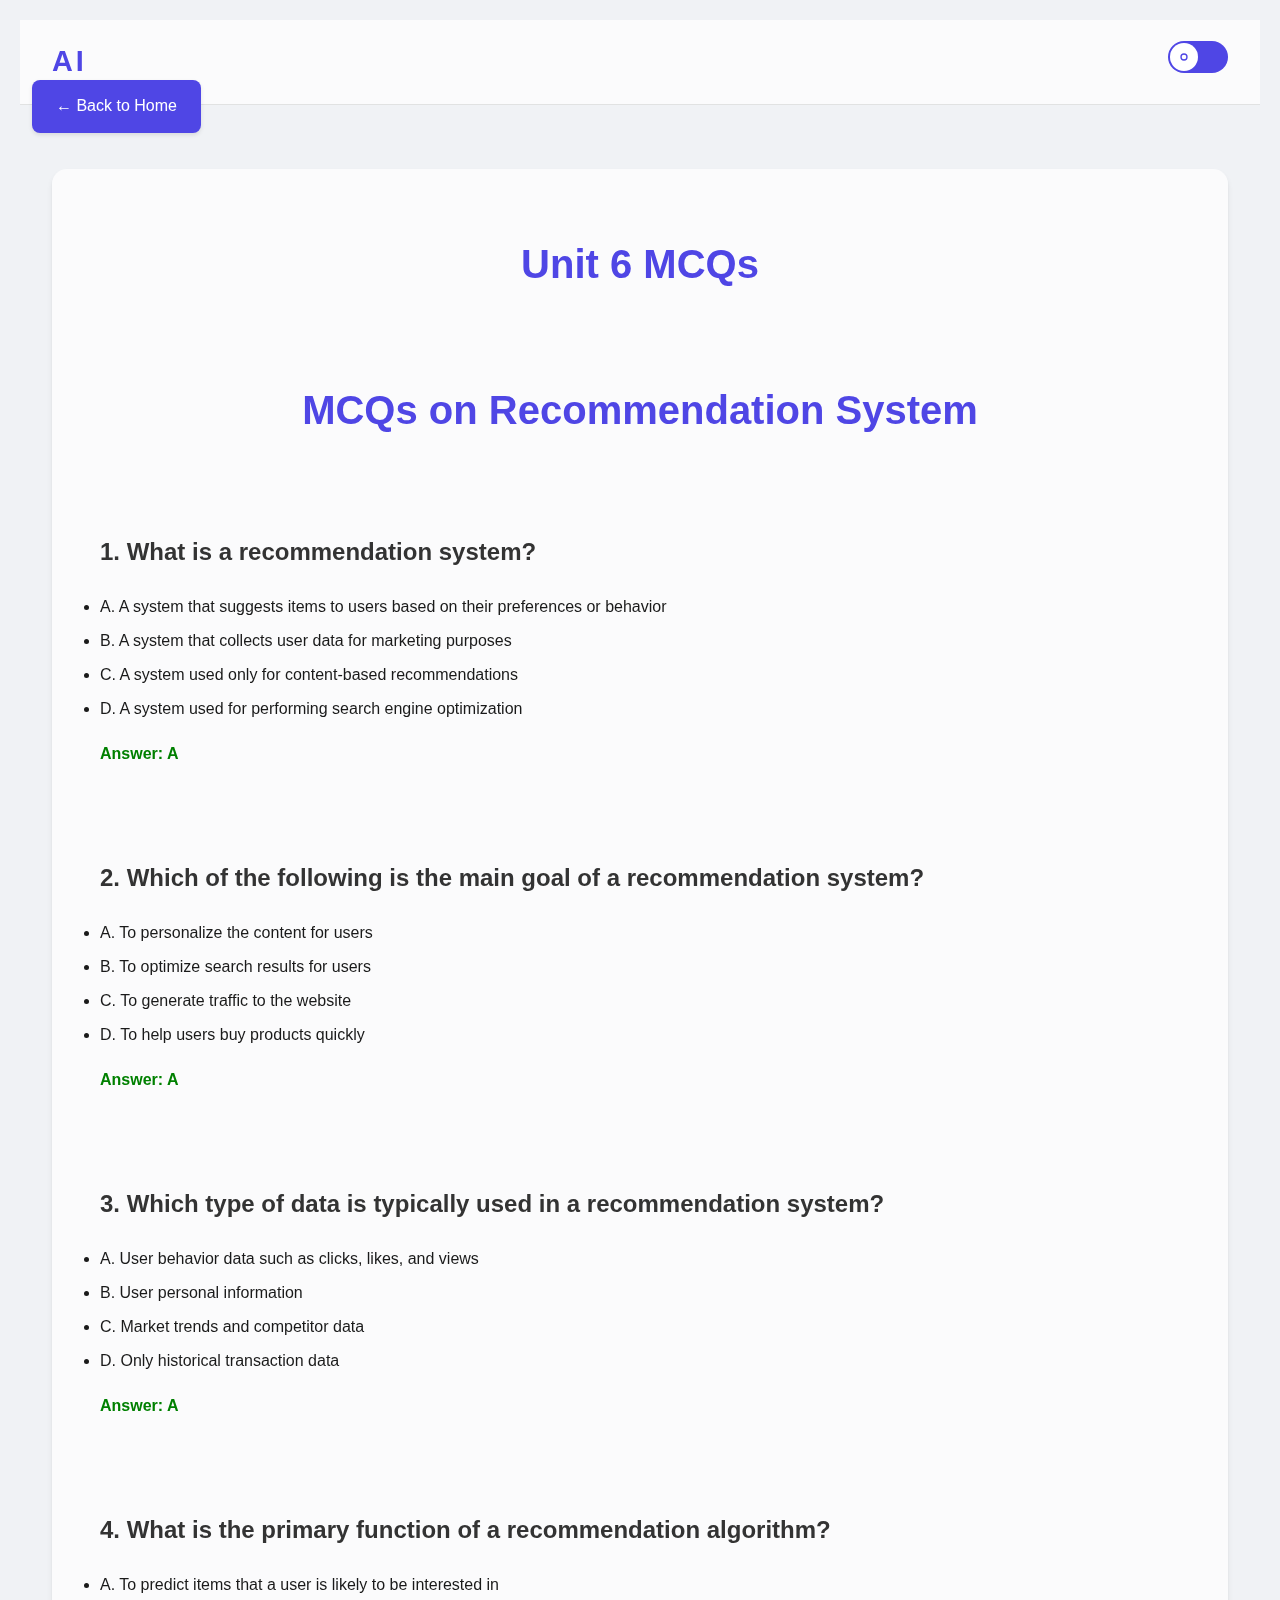
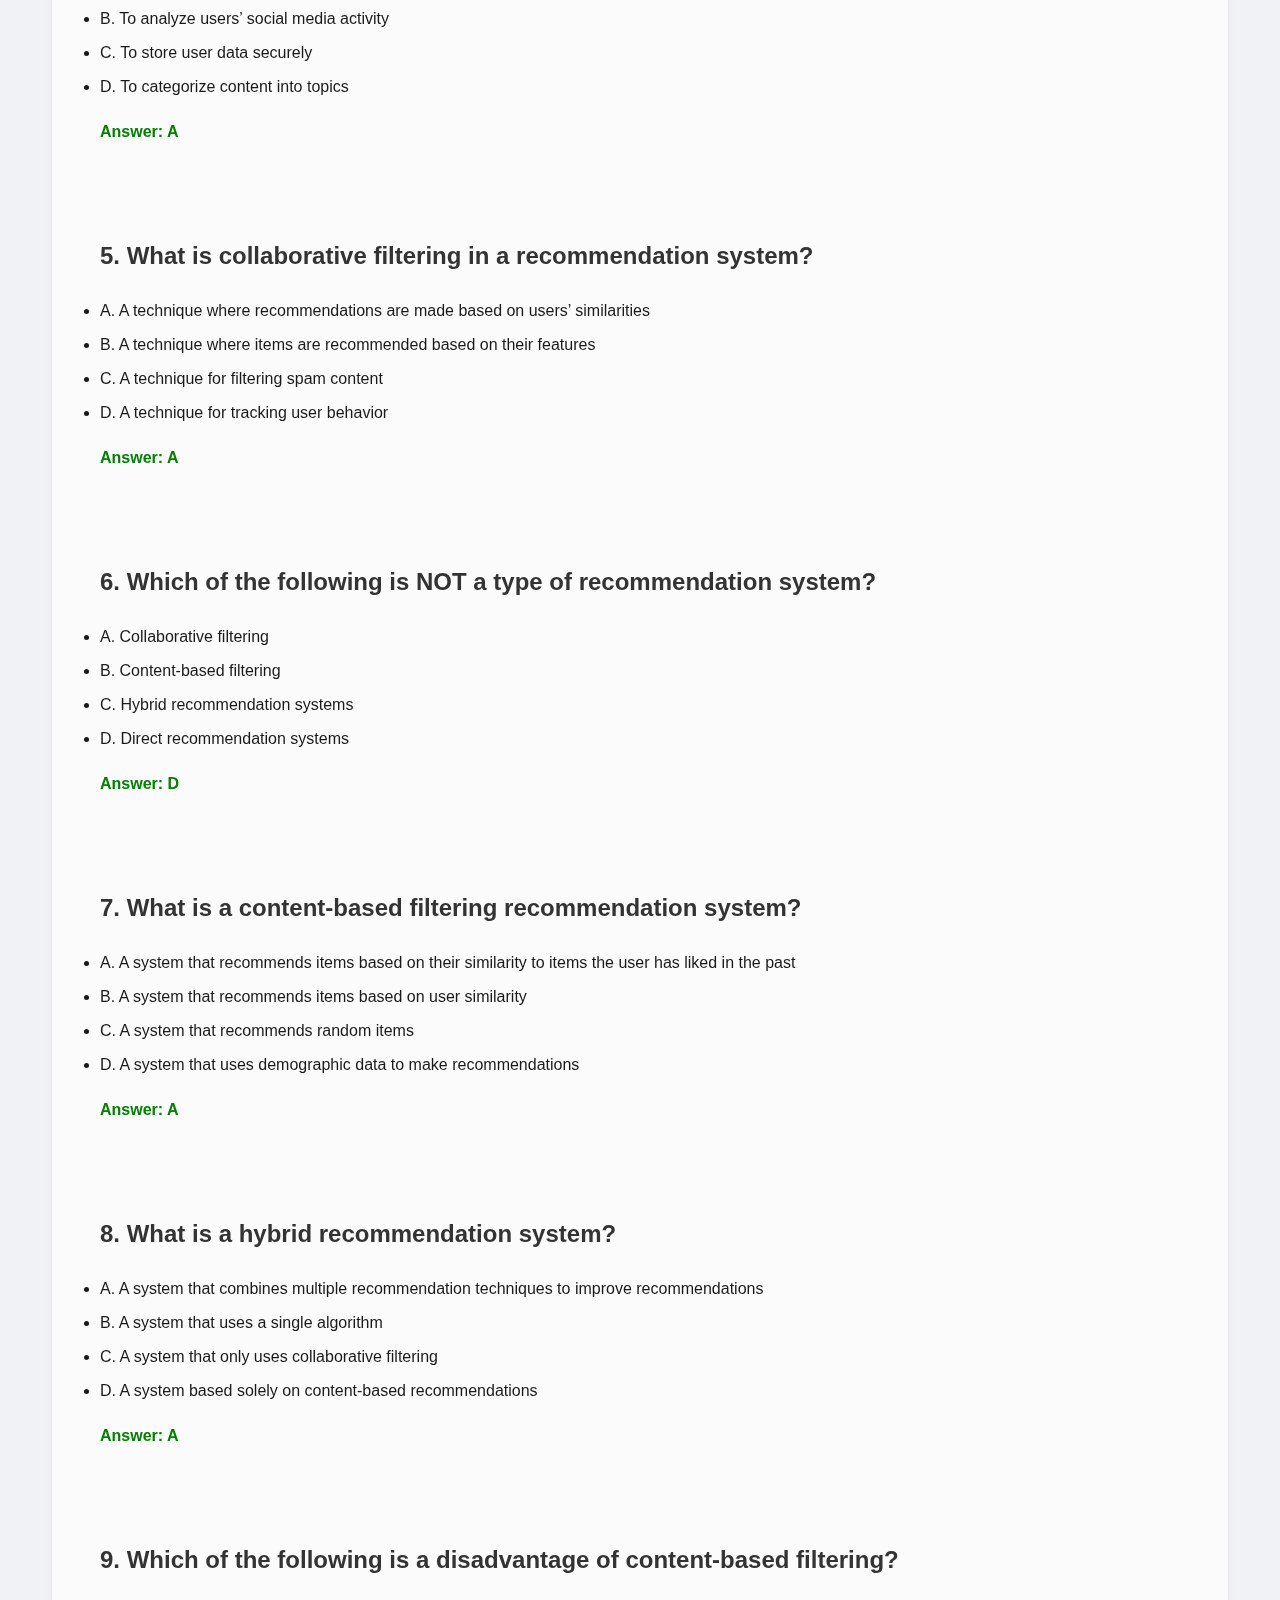
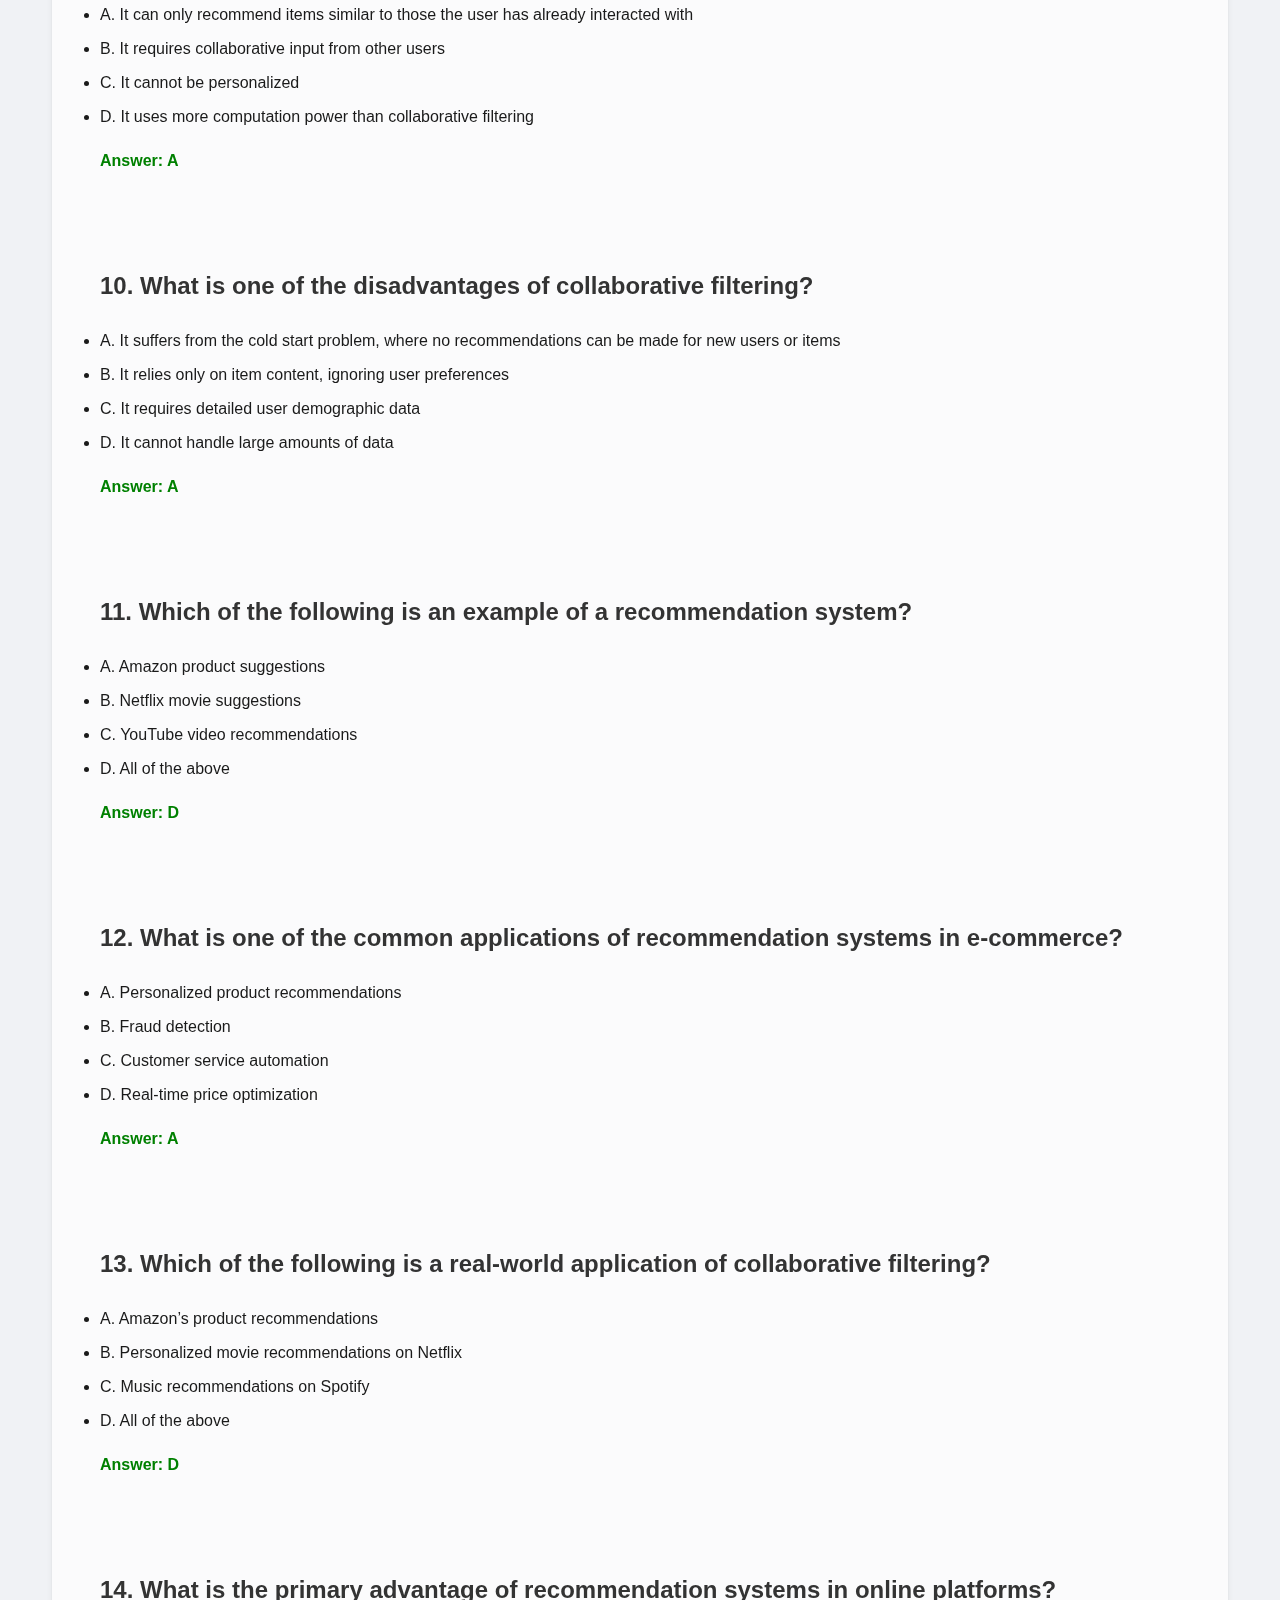
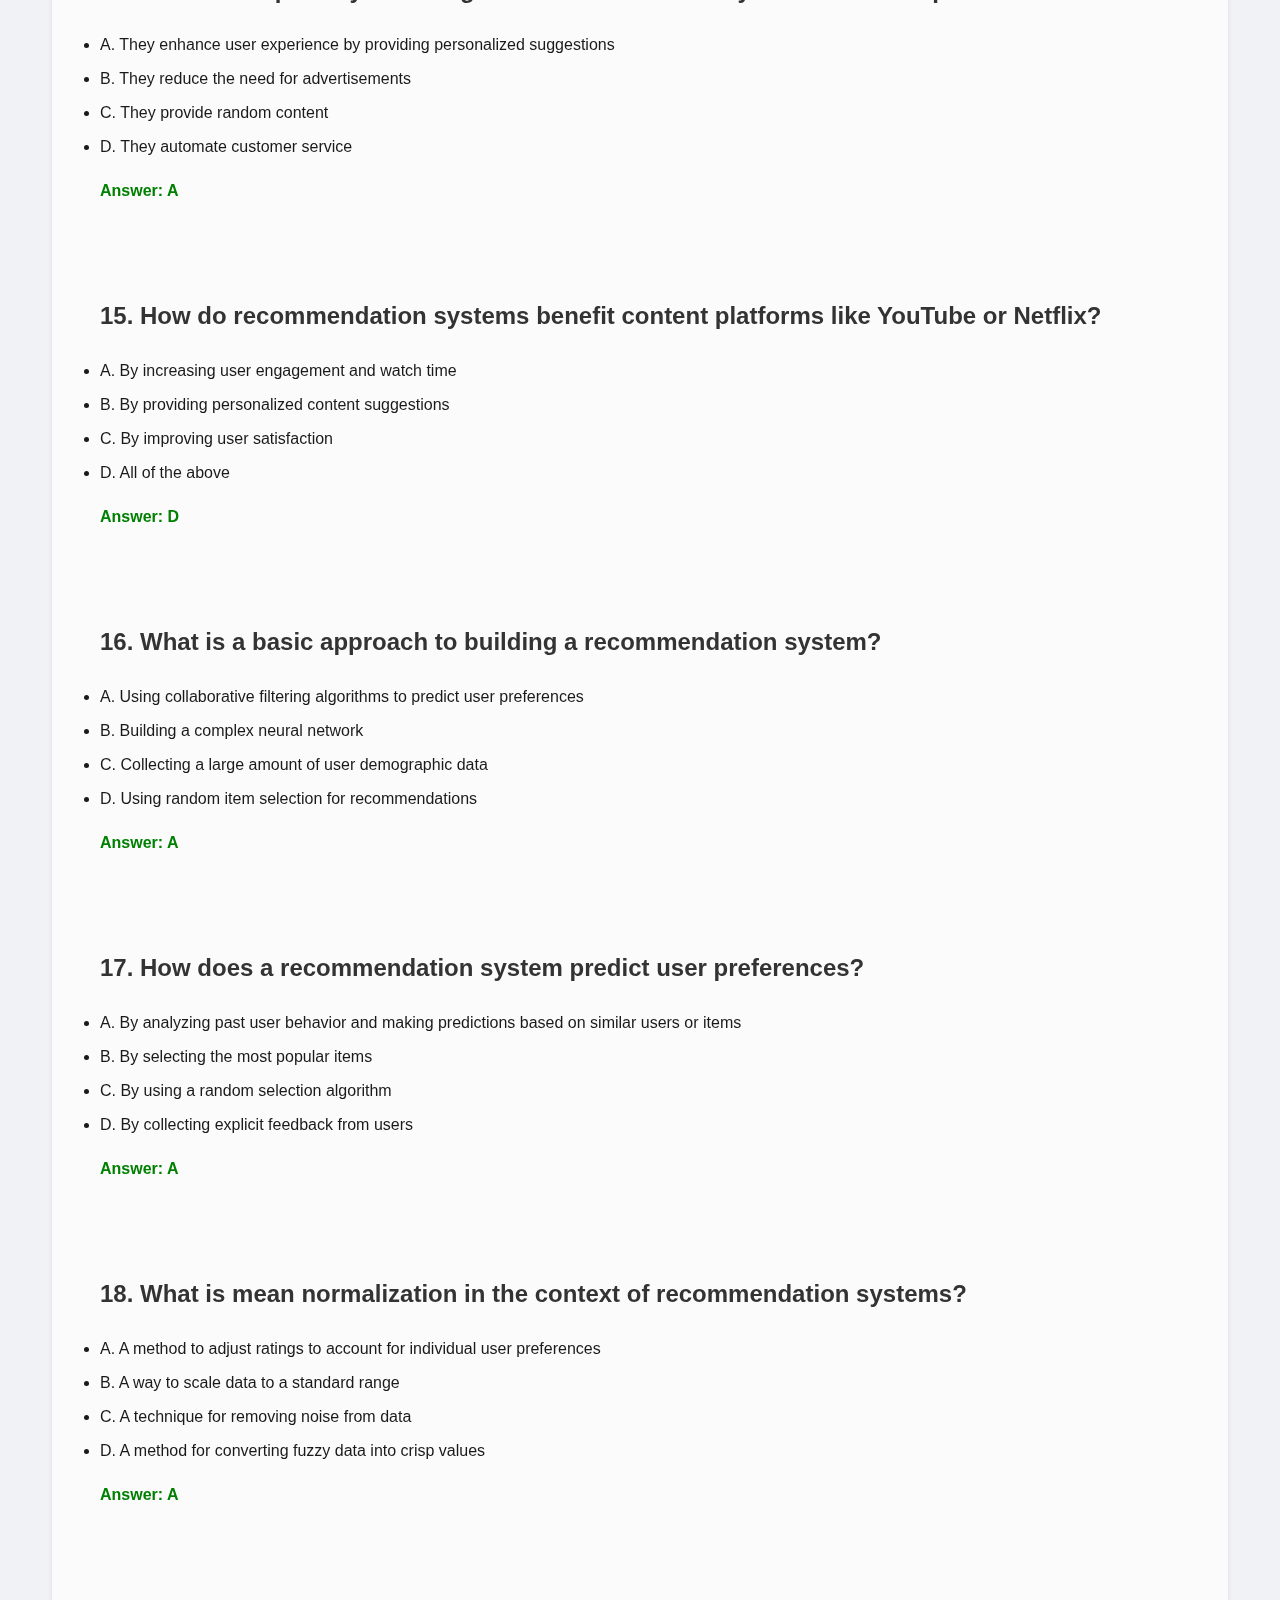
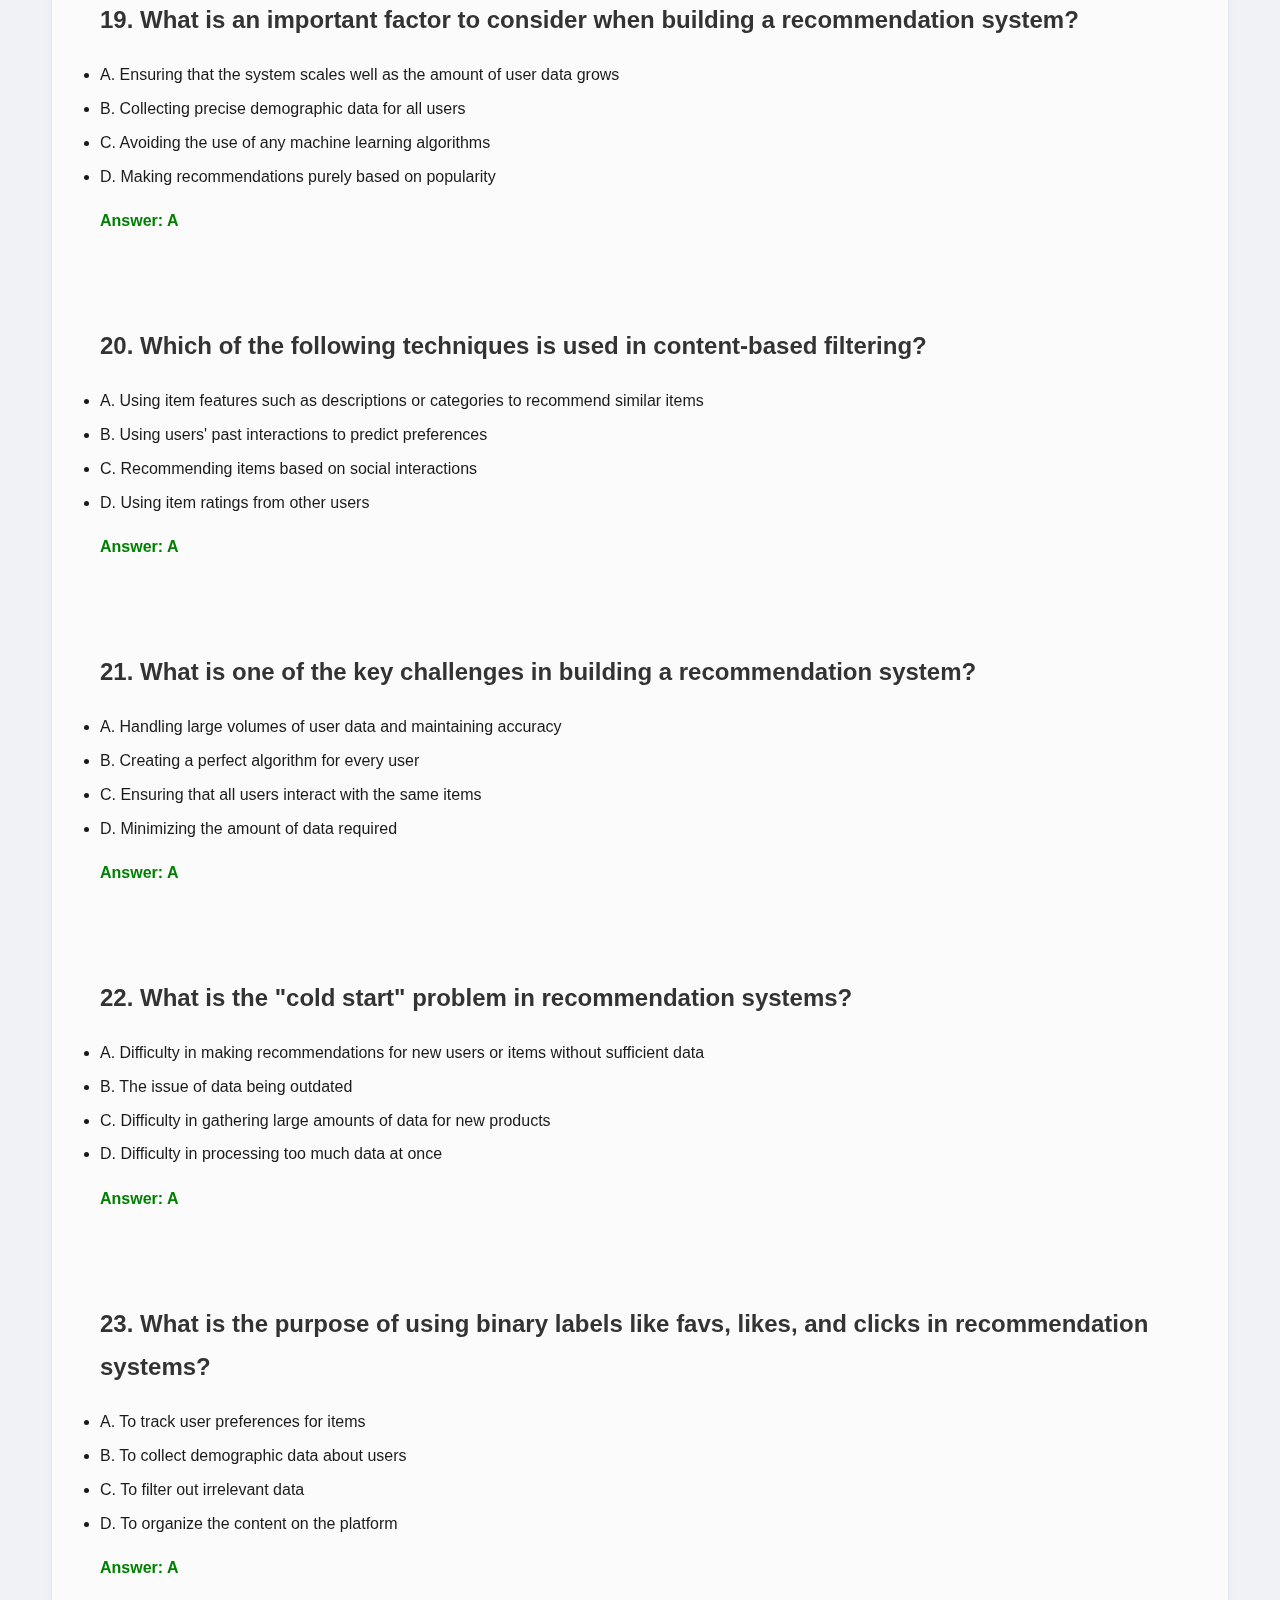
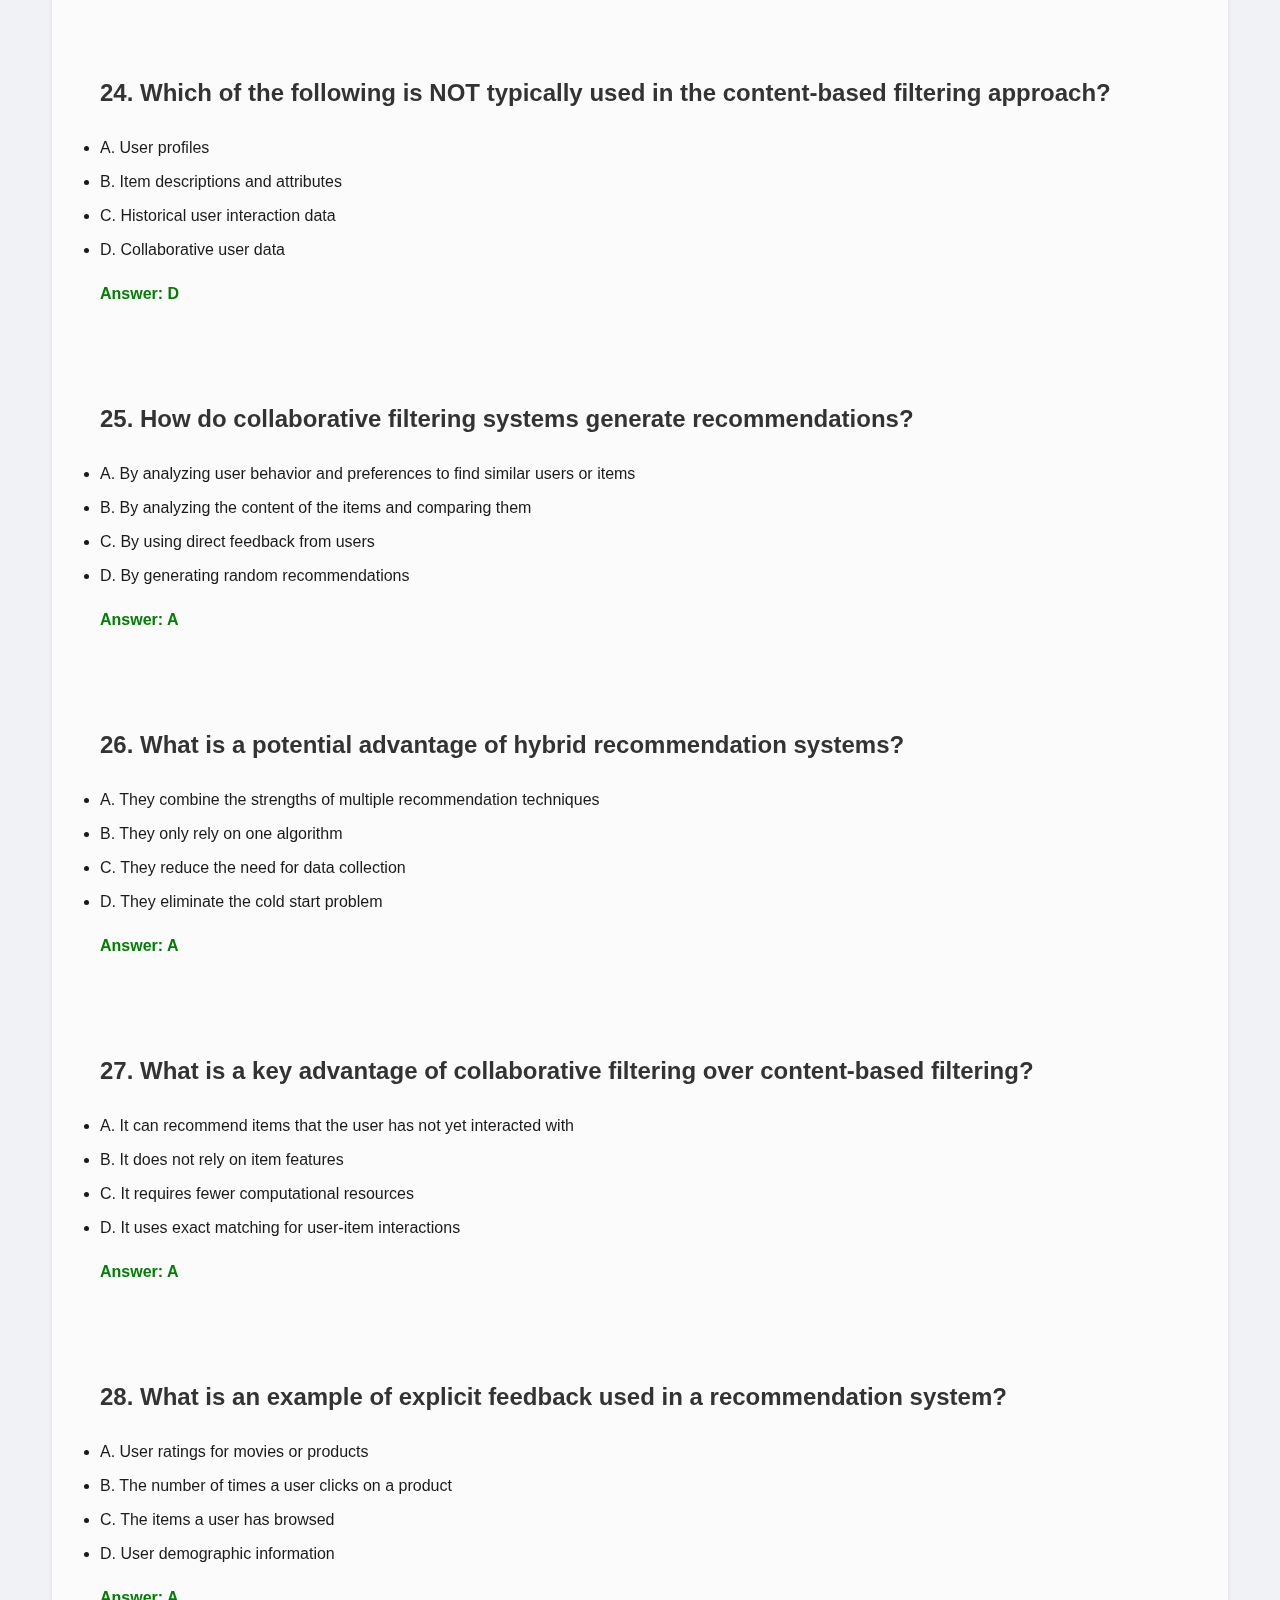
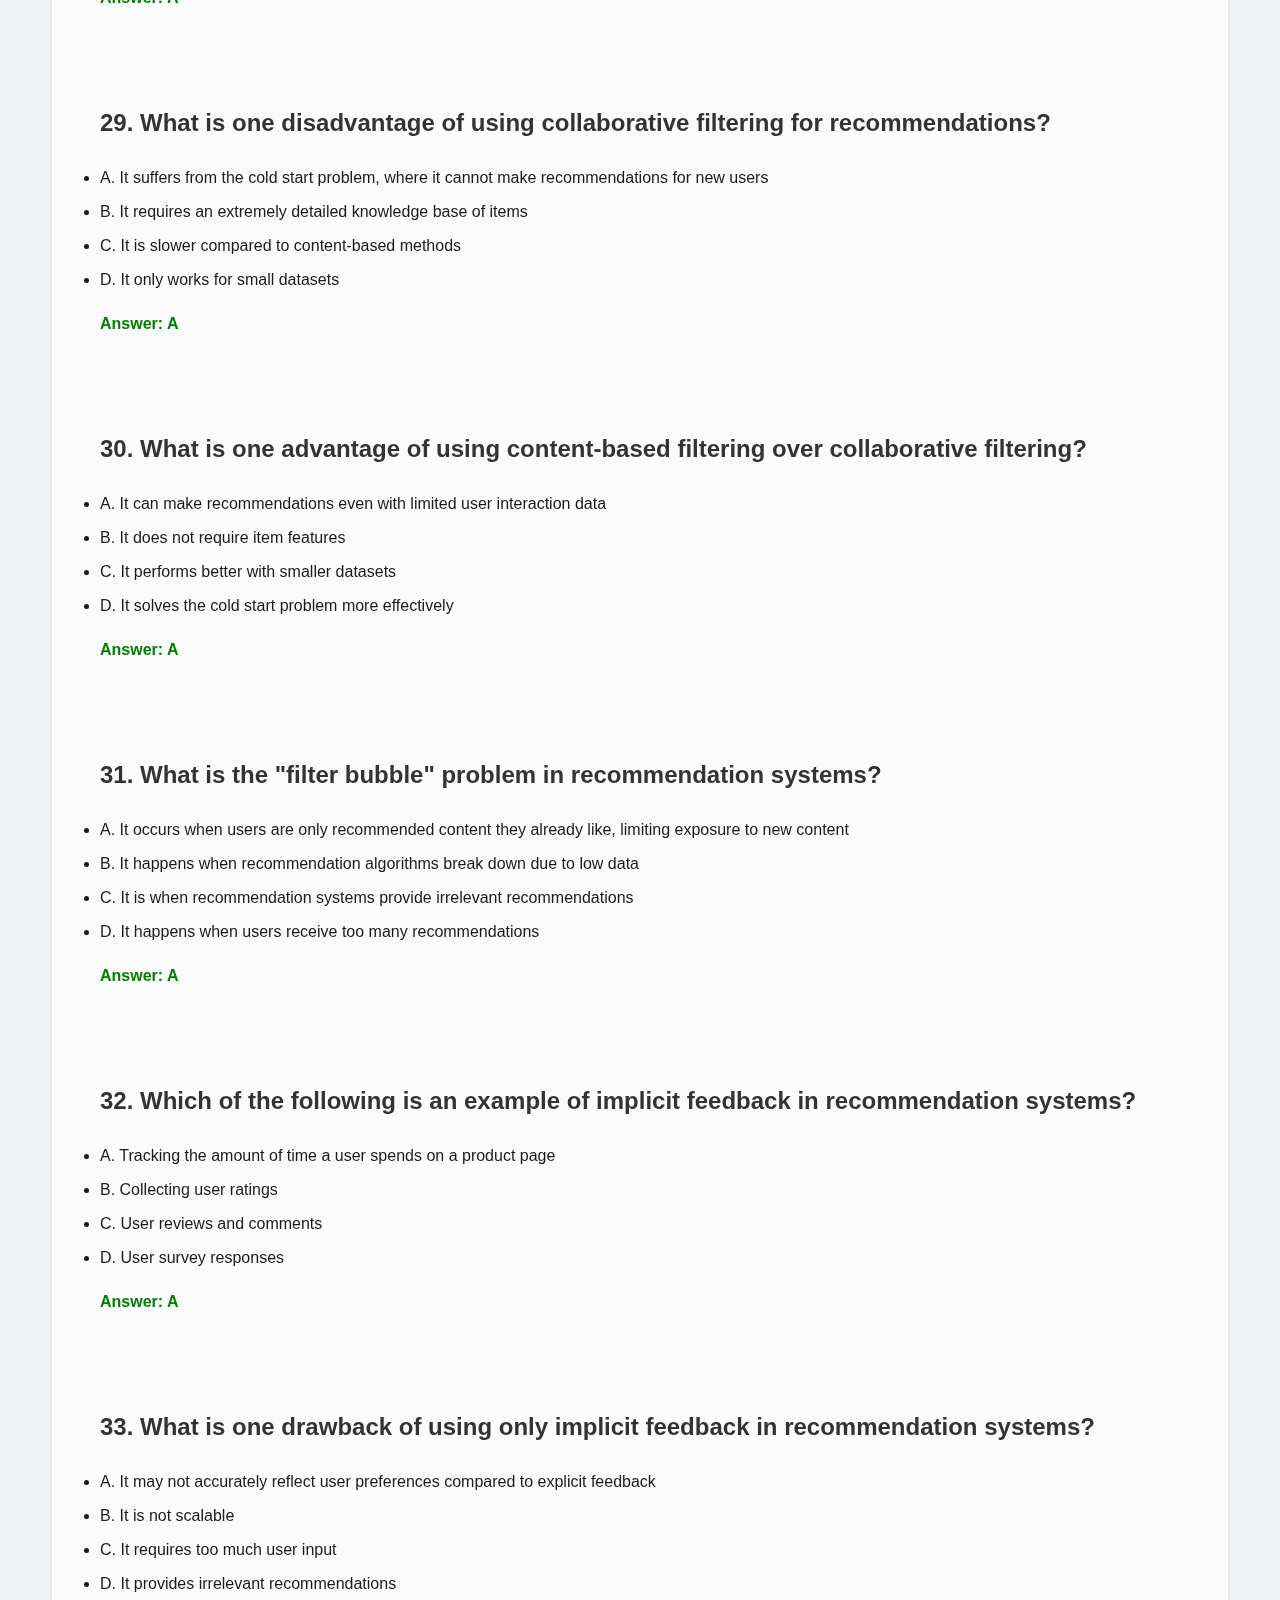
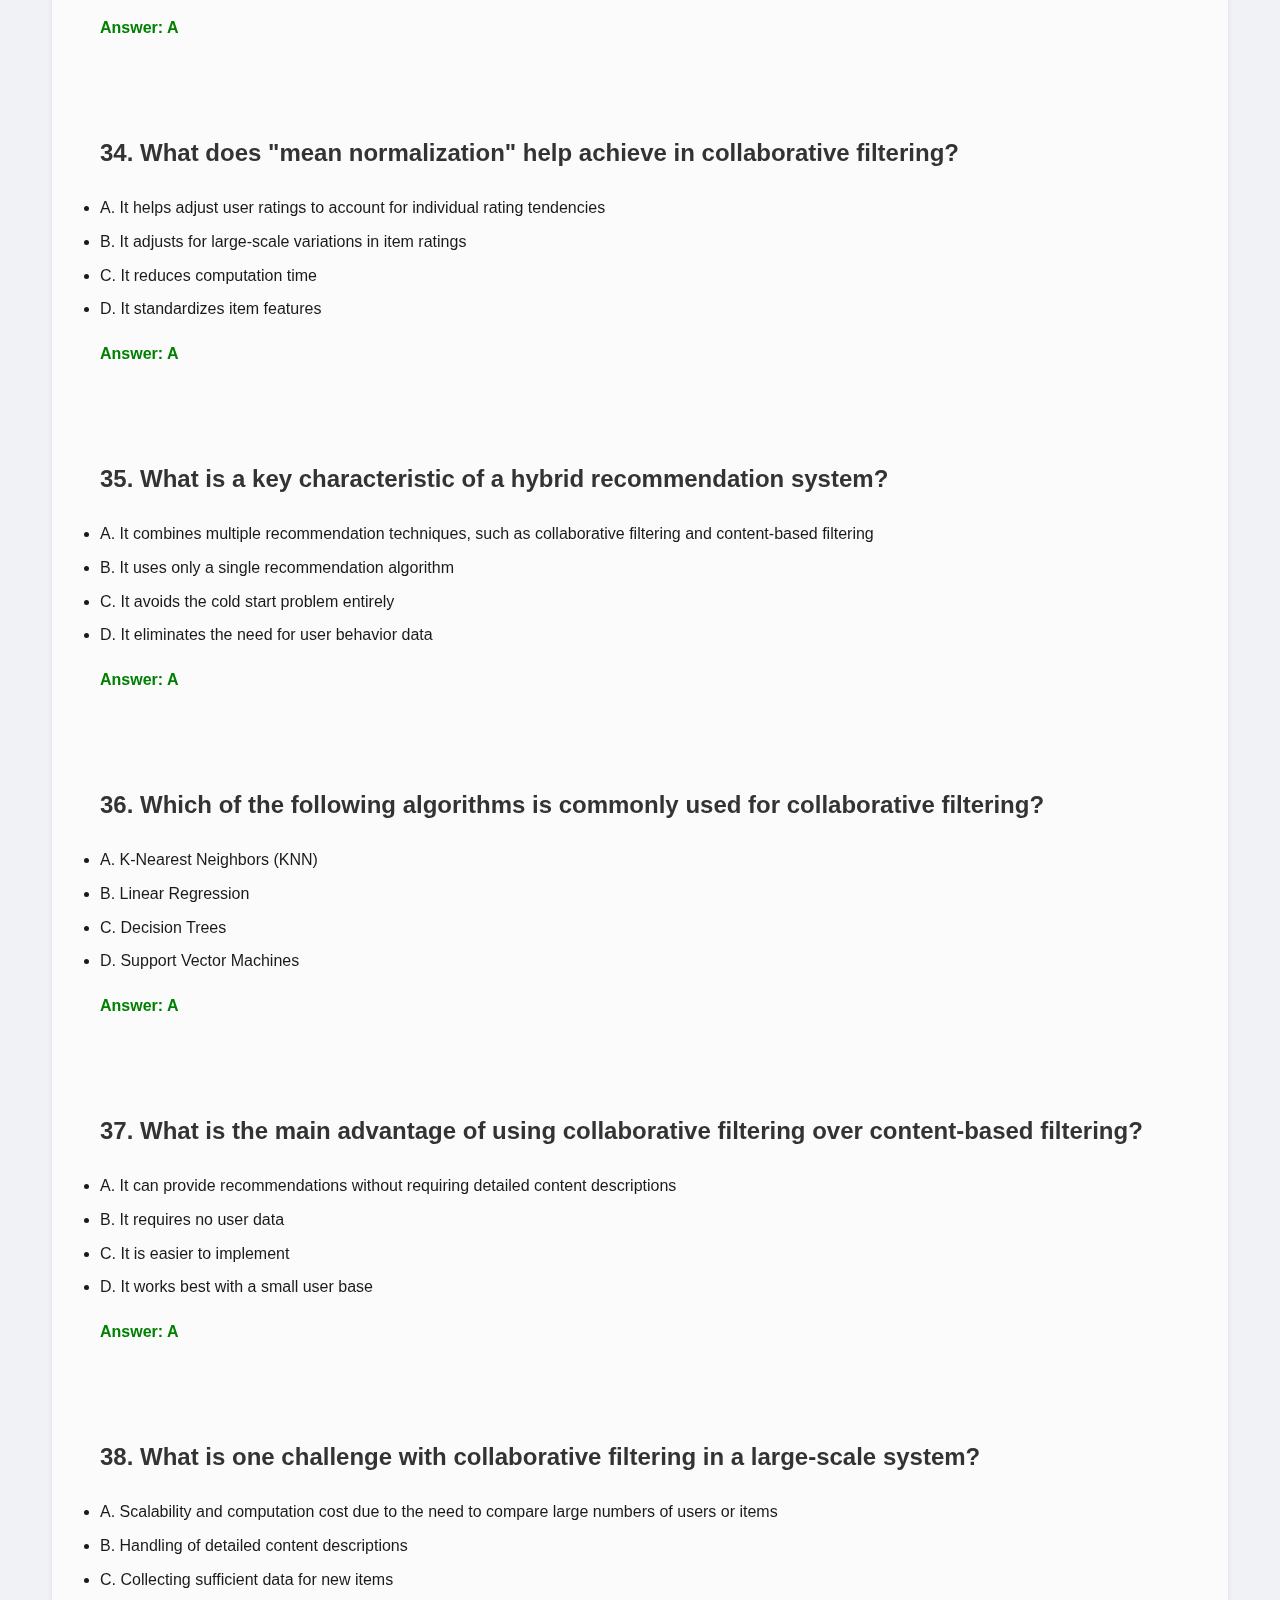
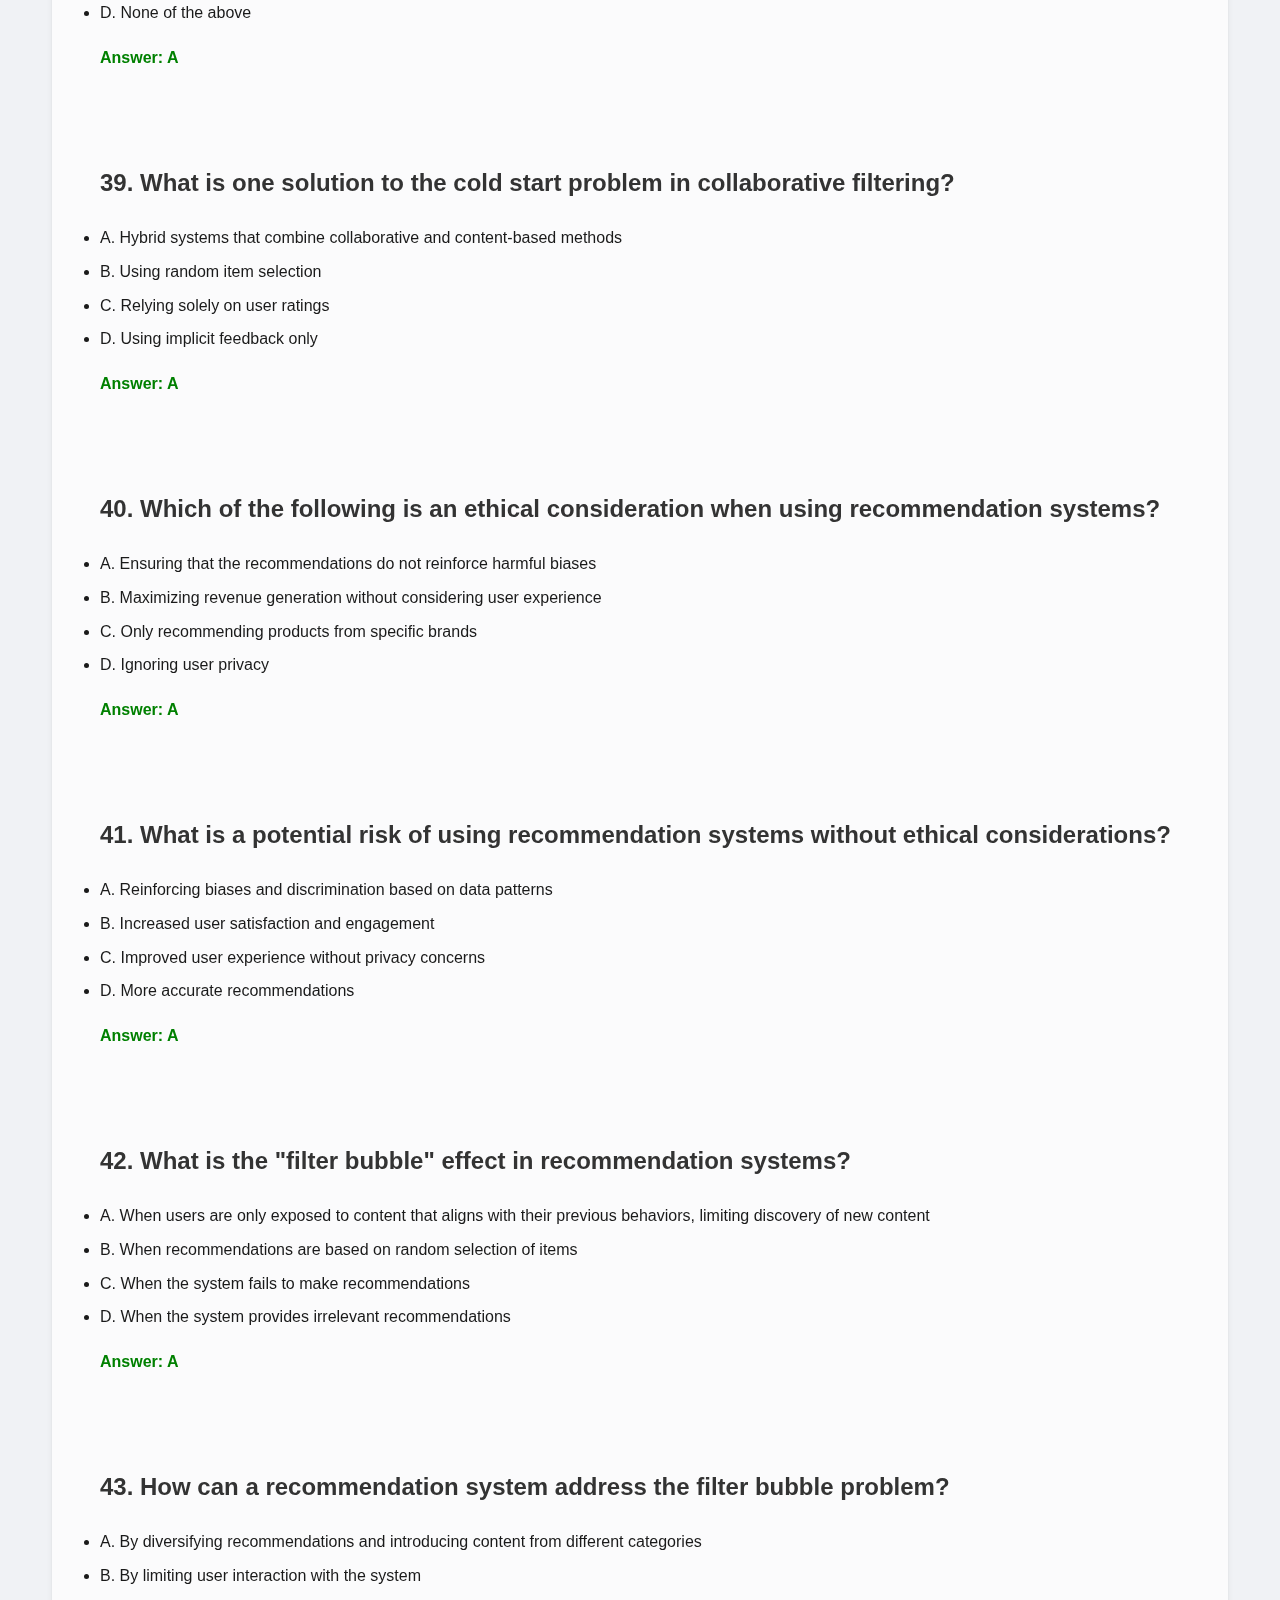
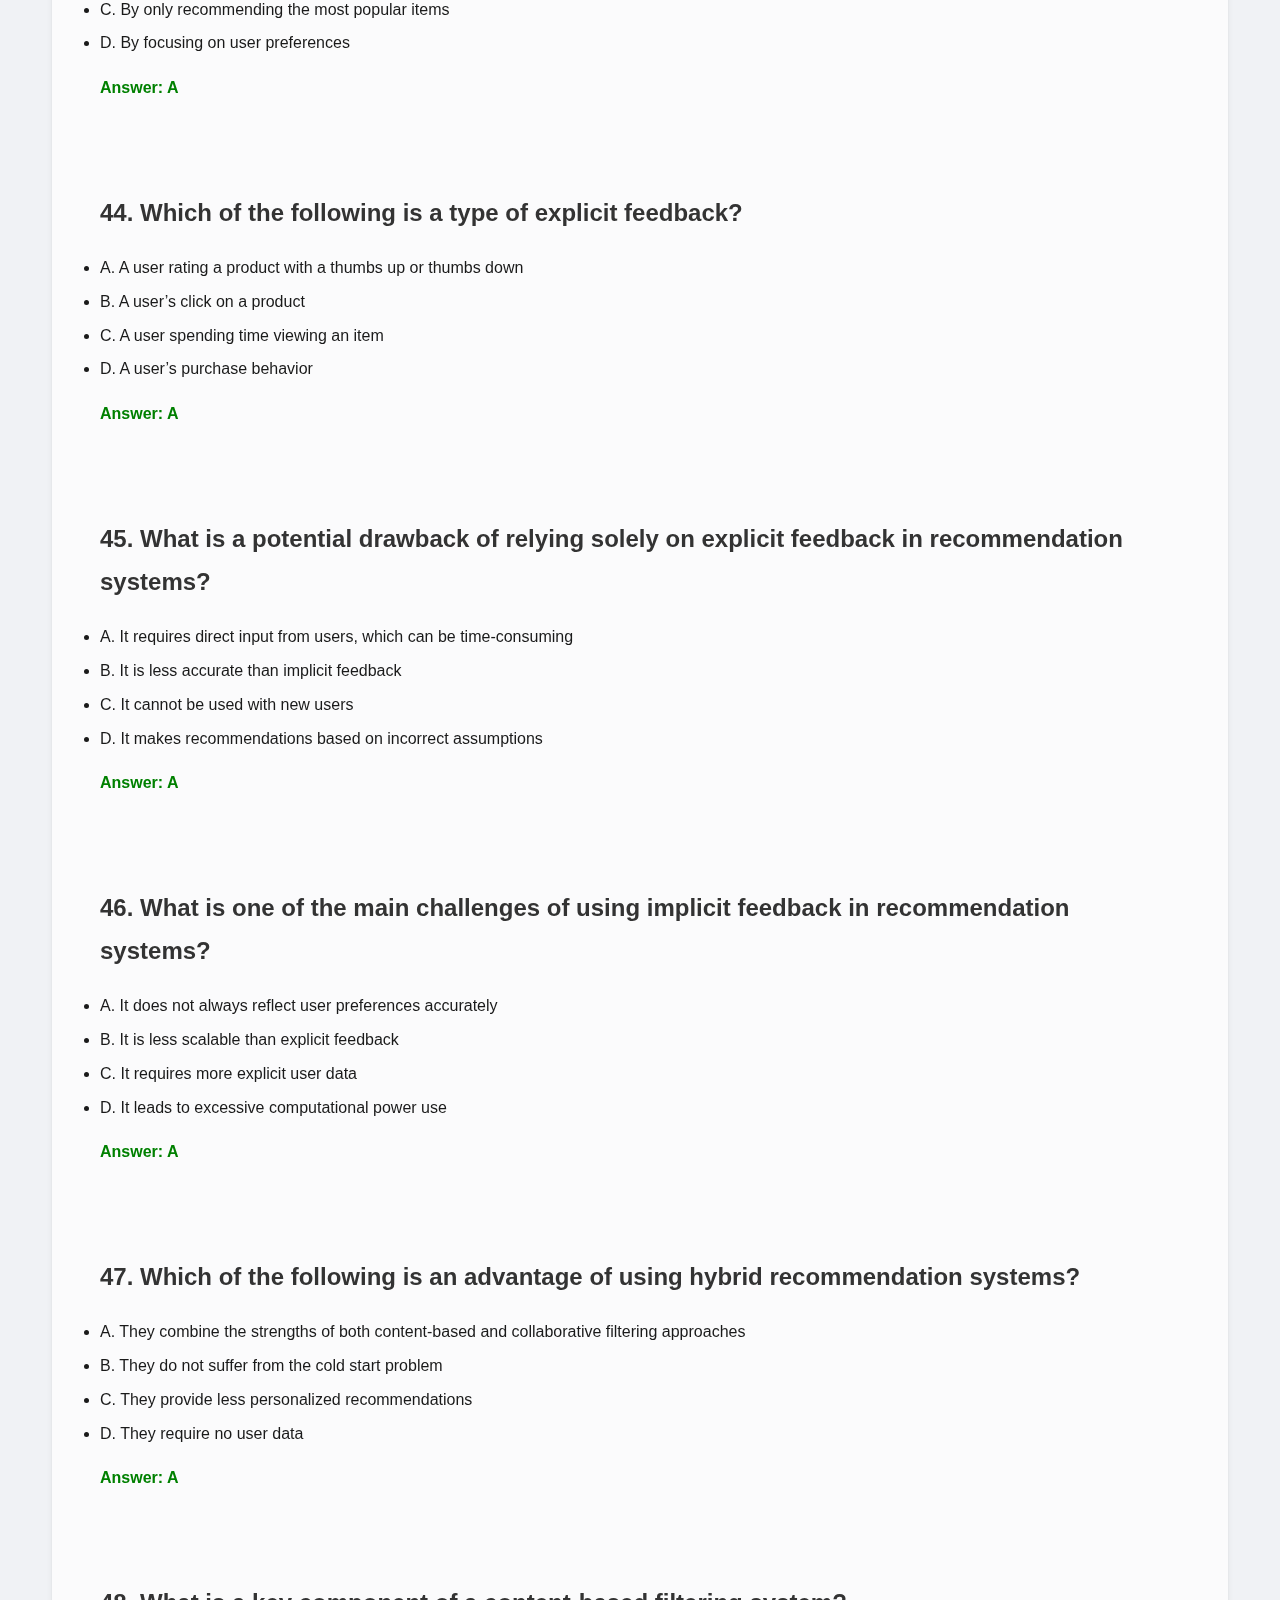
<file: AI/mcq6.html>
<!DOCTYPE html>
<html lang="en">
<head>
    <meta charset="UTF-8">
    <meta name="viewport" content="width=device-width, initial-scale=1.0">
    <title>Unit 6 MCQs - AI Learning</title>
    <link rel="stylesheet" href="styles.css">
</head>
<body>
    <header>
        <div class="logo">AI</div>
        <div class="theme-switch">
            <input type="checkbox" id="darkModeToggle" class="theme-switch__input">
            <label for="darkModeToggle" class="theme-switch__label">
                <span class="theme-switch__icon">
                    <svg class="sun-icon" viewBox="0 0 24 24"><path d="M12 15.5a3.5 3.5 0 1 0 0-7 3.5 3.5 0 0 0 0 7zm0 2a5.5 5.5 0 1 1 0-11 5.5 5.5 0 0 1 0 11zm0-15.5V5M12 19v3M4.22 6.22l2.12 2.12M17.66 17.66l2.12 2.12M1 12h3M20 12h3M4.22 17.78l2.12-2.12M17.66 6.34l2.12-2.12"/></svg>
                    <svg class="moon-icon" viewBox="0 0 24 24"><path d="M21 12.79A9 9 0 1 1 11.21 3 7 7 0 0 0 21 12.79z"/></svg>
                </span>
            </label>
        </div>
    </header>

    <main>
        <a href="index.html" class="back-button">← Back to Home</a>
        <div class="content">
            <h1>Unit 6 MCQs</h1>
            <div class="mcq-container">
                <!-- Add MCQs here -->
                <title>MCQs on Recommendation System</title>
                <style>
                    body {
                        font-family: Arial, sans-serif;
                        line-height: 1.8;
                        margin: 20px;
                    }
                    h1, h2 {
                        color: #333;
                    }
                    h1 {
                        text-align: center;
                    }
                    .question {
                        margin-bottom: 20px;
                    }
                    ul {
                        margin: 0;
                        padding: 0;
                    }
                    li {
                        margin: 5px 0;
                    }
                    .answer {
                        font-weight: bold;
                        color: green;
                    }
                </style>
            </head>
            <body>
            
                <h1>MCQs on Recommendation System</h1>
            
                <!-- Introduction to Recommendation Systems -->
            
                <div class="question">
                    <h2>1. What is a recommendation system?</h2>
                    <ul>
                        <li>A. A system that suggests items to users based on their preferences or behavior</li>
                        <li>B. A system that collects user data for marketing purposes</li>
                        <li>C. A system used only for content-based recommendations</li>
                        <li>D. A system used for performing search engine optimization</li>
                    </ul>
                    <p class="answer">Answer: A</p>
                </div>
            
                <div class="question">
                    <h2>2. Which of the following is the main goal of a recommendation system?</h2>
                    <ul>
                        <li>A. To personalize the content for users</li>
                        <li>B. To optimize search results for users</li>
                        <li>C. To generate traffic to the website</li>
                        <li>D. To help users buy products quickly</li>
                    </ul>
                    <p class="answer">Answer: A</p>
                </div>
            
                <div class="question">
                    <h2>3. Which type of data is typically used in a recommendation system?</h2>
                    <ul>
                        <li>A. User behavior data such as clicks, likes, and views</li>
                        <li>B. User personal information</li>
                        <li>C. Market trends and competitor data</li>
                        <li>D. Only historical transaction data</li>
                    </ul>
                    <p class="answer">Answer: A</p>
                </div>
            
                <div class="question">
                    <h2>4. What is the primary function of a recommendation algorithm?</h2>
                    <ul>
                        <li>A. To predict items that a user is likely to be interested in</li>
                        <li>B. To analyze users’ social media activity</li>
                        <li>C. To store user data securely</li>
                        <li>D. To categorize content into topics</li>
                    </ul>
                    <p class="answer">Answer: A</p>
                </div>
            
                <div class="question">
                    <h2>5. What is collaborative filtering in a recommendation system?</h2>
                    <ul>
                        <li>A. A technique where recommendations are made based on users’ similarities</li>
                        <li>B. A technique where items are recommended based on their features</li>
                        <li>C. A technique for filtering spam content</li>
                        <li>D. A technique for tracking user behavior</li>
                    </ul>
                    <p class="answer">Answer: A</p>
                </div>
            
                <!-- Types of Recommendation Systems -->
            
                <div class="question">
                    <h2>6. Which of the following is NOT a type of recommendation system?</h2>
                    <ul>
                        <li>A. Collaborative filtering</li>
                        <li>B. Content-based filtering</li>
                        <li>C. Hybrid recommendation systems</li>
                        <li>D. Direct recommendation systems</li>
                    </ul>
                    <p class="answer">Answer: D</p>
                </div>
            
                <div class="question">
                    <h2>7. What is a content-based filtering recommendation system?</h2>
                    <ul>
                        <li>A. A system that recommends items based on their similarity to items the user has liked in the past</li>
                        <li>B. A system that recommends items based on user similarity</li>
                        <li>C. A system that recommends random items</li>
                        <li>D. A system that uses demographic data to make recommendations</li>
                    </ul>
                    <p class="answer">Answer: A</p>
                </div>
            
                <div class="question">
                    <h2>8. What is a hybrid recommendation system?</h2>
                    <ul>
                        <li>A. A system that combines multiple recommendation techniques to improve recommendations</li>
                        <li>B. A system that uses a single algorithm</li>
                        <li>C. A system that only uses collaborative filtering</li>
                        <li>D. A system based solely on content-based recommendations</li>
                    </ul>
                    <p class="answer">Answer: A</p>
                </div>
            
                <div class="question">
                    <h2>9. Which of the following is a disadvantage of content-based filtering?</h2>
                    <ul>
                        <li>A. It can only recommend items similar to those the user has already interacted with</li>
                        <li>B. It requires collaborative input from other users</li>
                        <li>C. It cannot be personalized</li>
                        <li>D. It uses more computation power than collaborative filtering</li>
                    </ul>
                    <p class="answer">Answer: A</p>
                </div>
            
                <div class="question">
                    <h2>10. What is one of the disadvantages of collaborative filtering?</h2>
                    <ul>
                        <li>A. It suffers from the cold start problem, where no recommendations can be made for new users or items</li>
                        <li>B. It relies only on item content, ignoring user preferences</li>
                        <li>C. It requires detailed user demographic data</li>
                        <li>D. It cannot handle large amounts of data</li>
                    </ul>
                    <p class="answer">Answer: A</p>
                </div>
            
                <!-- Applications of Recommendation System -->
            
                <div class="question">
                    <h2>11. Which of the following is an example of a recommendation system?</h2>
                    <ul>
                        <li>A. Amazon product suggestions</li>
                        <li>B. Netflix movie suggestions</li>
                        <li>C. YouTube video recommendations</li>
                        <li>D. All of the above</li>
                    </ul>
                    <p class="answer">Answer: D</p>
                </div>
            
                <div class="question">
                    <h2>12. What is one of the common applications of recommendation systems in e-commerce?</h2>
                    <ul>
                        <li>A. Personalized product recommendations</li>
                        <li>B. Fraud detection</li>
                        <li>C. Customer service automation</li>
                        <li>D. Real-time price optimization</li>
                    </ul>
                    <p class="answer">Answer: A</p>
                </div>
            
                <div class="question">
                    <h2>13. Which of the following is a real-world application of collaborative filtering?</h2>
                    <ul>
                        <li>A. Amazon’s product recommendations</li>
                        <li>B. Personalized movie recommendations on Netflix</li>
                        <li>C. Music recommendations on Spotify</li>
                        <li>D. All of the above</li>
                    </ul>
                    <p class="answer">Answer: D</p>
                </div>
            
                <div class="question">
                    <h2>14. What is the primary advantage of recommendation systems in online platforms?</h2>
                    <ul>
                        <li>A. They enhance user experience by providing personalized suggestions</li>
                        <li>B. They reduce the need for advertisements</li>
                        <li>C. They provide random content</li>
                        <li>D. They automate customer service</li>
                    </ul>
                    <p class="answer">Answer: A</p>
                </div>
            
                <div class="question">
                    <h2>15. How do recommendation systems benefit content platforms like YouTube or Netflix?</h2>
                    <ul>
                        <li>A. By increasing user engagement and watch time</li>
                        <li>B. By providing personalized content suggestions</li>
                        <li>C. By improving user satisfaction</li>
                        <li>D. All of the above</li>
                    </ul>
                    <p class="answer">Answer: D</p>
                </div>
            
                <!-- Building a Basic Recommendation System -->
            
                <div class="question">
                    <h2>16. What is a basic approach to building a recommendation system?</h2>
                    <ul>
                        <li>A. Using collaborative filtering algorithms to predict user preferences</li>
                        <li>B. Building a complex neural network</li>
                        <li>C. Collecting a large amount of user demographic data</li>
                        <li>D. Using random item selection for recommendations</li>
                    </ul>
                    <p class="answer">Answer: A</p>
                </div>
            
                <div class="question">
                    <h2>17. How does a recommendation system predict user preferences?</h2>
                    <ul>
                        <li>A. By analyzing past user behavior and making predictions based on similar users or items</li>
                        <li>B. By selecting the most popular items</li>
                        <li>C. By using a random selection algorithm</li>
                        <li>D. By collecting explicit feedback from users</li>
                    </ul>
                    <p class="answer">Answer: A</p>
                </div>
            
                <div class="question">
                    <h2>18. What is mean normalization in the context of recommendation systems?</h2>
                    <ul>
                        <li>A. A method to adjust ratings to account for individual user preferences</li>
                        <li>B. A way to scale data to a standard range</li>
                        <li>C. A technique for removing noise from data</li>
                        <li>D. A method for converting fuzzy data into crisp values</li>
                    </ul>
                    <p class="answer">Answer: A</p>
                </div>
            
                <div class="question">
                    <h2>19. What is an important factor to consider when building a recommendation system?</h2>
                    <ul>
                        <li>A. Ensuring that the system scales well as the amount of user data grows</li>
                        <li>B. Collecting precise demographic data for all users</li>
                        <li>C. Avoiding the use of any machine learning algorithms</li>
                        <li>D. Making recommendations purely based on popularity</li>
                    </ul>
                    <p class="answer">Answer: A</p>
                </div>
            
                <div class="question">
                    <h2>20. Which of the following techniques is used in content-based filtering?</h2>
                    <ul>
                        <li>A. Using item features such as descriptions or categories to recommend similar items</li>
                        <li>B. Using users' past interactions to predict preferences</li>
                        <li>C. Recommending items based on social interactions</li>
                        <li>D. Using item ratings from other users</li>
                    </ul>
                    <p class="answer">Answer: A</p>
                </div>
                <div class="question">
                    <h2>21. What is one of the key challenges in building a recommendation system?</h2>
                    <ul>
                        <li>A. Handling large volumes of user data and maintaining accuracy</li>
                        <li>B. Creating a perfect algorithm for every user</li>
                        <li>C. Ensuring that all users interact with the same items</li>
                        <li>D. Minimizing the amount of data required</li>
                    </ul>
                    <p class="answer">Answer: A</p>
                </div>
            
                <div class="question">
                    <h2>22. What is the "cold start" problem in recommendation systems?</h2>
                    <ul>
                        <li>A. Difficulty in making recommendations for new users or items without sufficient data</li>
                        <li>B. The issue of data being outdated</li>
                        <li>C. Difficulty in gathering large amounts of data for new products</li>
                        <li>D. Difficulty in processing too much data at once</li>
                    </ul>
                    <p class="answer">Answer: A</p>
                </div>
            
                <div class="question">
                    <h2>23. What is the purpose of using binary labels like favs, likes, and clicks in recommendation systems?</h2>
                    <ul>
                        <li>A. To track user preferences for items</li>
                        <li>B. To collect demographic data about users</li>
                        <li>C. To filter out irrelevant data</li>
                        <li>D. To organize the content on the platform</li>
                    </ul>
                    <p class="answer">Answer: A</p>
                </div>
            
                <div class="question">
                    <h2>24. Which of the following is NOT typically used in the content-based filtering approach?</h2>
                    <ul>
                        <li>A. User profiles</li>
                        <li>B. Item descriptions and attributes</li>
                        <li>C. Historical user interaction data</li>
                        <li>D. Collaborative user data</li>
                    </ul>
                    <p class="answer">Answer: D</p>
                </div>
            
                <div class="question">
                    <h2>25. How do collaborative filtering systems generate recommendations?</h2>
                    <ul>
                        <li>A. By analyzing user behavior and preferences to find similar users or items</li>
                        <li>B. By analyzing the content of the items and comparing them</li>
                        <li>C. By using direct feedback from users</li>
                        <li>D. By generating random recommendations</li>
                    </ul>
                    <p class="answer">Answer: A</p>
                </div>
            
                <div class="question">
                    <h2>26. What is a potential advantage of hybrid recommendation systems?</h2>
                    <ul>
                        <li>A. They combine the strengths of multiple recommendation techniques</li>
                        <li>B. They only rely on one algorithm</li>
                        <li>C. They reduce the need for data collection</li>
                        <li>D. They eliminate the cold start problem</li>
                    </ul>
                    <p class="answer">Answer: A</p>
                </div>
            
                <div class="question">
                    <h2>27. What is a key advantage of collaborative filtering over content-based filtering?</h2>
                    <ul>
                        <li>A. It can recommend items that the user has not yet interacted with</li>
                        <li>B. It does not rely on item features</li>
                        <li>C. It requires fewer computational resources</li>
                        <li>D. It uses exact matching for user-item interactions</li>
                    </ul>
                    <p class="answer">Answer: A</p>
                </div>
            
                <div class="question">
                    <h2>28. What is an example of explicit feedback used in a recommendation system?</h2>
                    <ul>
                        <li>A. User ratings for movies or products</li>
                        <li>B. The number of times a user clicks on a product</li>
                        <li>C. The items a user has browsed</li>
                        <li>D. User demographic information</li>
                    </ul>
                    <p class="answer">Answer: A</p>
                </div>
            
                <div class="question">
                    <h2>29. What is one disadvantage of using collaborative filtering for recommendations?</h2>
                    <ul>
                        <li>A. It suffers from the cold start problem, where it cannot make recommendations for new users</li>
                        <li>B. It requires an extremely detailed knowledge base of items</li>
                        <li>C. It is slower compared to content-based methods</li>
                        <li>D. It only works for small datasets</li>
                    </ul>
                    <p class="answer">Answer: A</p>
                </div>
            
                <div class="question">
                    <h2>30. What is one advantage of using content-based filtering over collaborative filtering?</h2>
                    <ul>
                        <li>A. It can make recommendations even with limited user interaction data</li>
                        <li>B. It does not require item features</li>
                        <li>C. It performs better with smaller datasets</li>
                        <li>D. It solves the cold start problem more effectively</li>
                    </ul>
                    <p class="answer">Answer: A</p>
                </div>
            
                <div class="question">
                    <h2>31. What is the "filter bubble" problem in recommendation systems?</h2>
                    <ul>
                        <li>A. It occurs when users are only recommended content they already like, limiting exposure to new content</li>
                        <li>B. It happens when recommendation algorithms break down due to low data</li>
                        <li>C. It is when recommendation systems provide irrelevant recommendations</li>
                        <li>D. It happens when users receive too many recommendations</li>
                    </ul>
                    <p class="answer">Answer: A</p>
                </div>
            
                <div class="question">
                    <h2>32. Which of the following is an example of implicit feedback in recommendation systems?</h2>
                    <ul>
                        <li>A. Tracking the amount of time a user spends on a product page</li>
                        <li>B. Collecting user ratings</li>
                        <li>C. User reviews and comments</li>
                        <li>D. User survey responses</li>
                    </ul>
                    <p class="answer">Answer: A</p>
                </div>
            
                <div class="question">
                    <h2>33. What is one drawback of using only implicit feedback in recommendation systems?</h2>
                    <ul>
                        <li>A. It may not accurately reflect user preferences compared to explicit feedback</li>
                        <li>B. It is not scalable</li>
                        <li>C. It requires too much user input</li>
                        <li>D. It provides irrelevant recommendations</li>
                    </ul>
                    <p class="answer">Answer: A</p>
                </div>
            
                <div class="question">
                    <h2>34. What does "mean normalization" help achieve in collaborative filtering?</h2>
                    <ul>
                        <li>A. It helps adjust user ratings to account for individual rating tendencies</li>
                        <li>B. It adjusts for large-scale variations in item ratings</li>
                        <li>C. It reduces computation time</li>
                        <li>D. It standardizes item features</li>
                    </ul>
                    <p class="answer">Answer: A</p>
                </div>
            
                <div class="question">
                    <h2>35. What is a key characteristic of a hybrid recommendation system?</h2>
                    <ul>
                        <li>A. It combines multiple recommendation techniques, such as collaborative filtering and content-based filtering</li>
                        <li>B. It uses only a single recommendation algorithm</li>
                        <li>C. It avoids the cold start problem entirely</li>
                        <li>D. It eliminates the need for user behavior data</li>
                    </ul>
                    <p class="answer">Answer: A</p>
                </div>
            
                <div class="question">
                    <h2>36. Which of the following algorithms is commonly used for collaborative filtering?</h2>
                    <ul>
                        <li>A. K-Nearest Neighbors (KNN)</li>
                        <li>B. Linear Regression</li>
                        <li>C. Decision Trees</li>
                        <li>D. Support Vector Machines</li>
                    </ul>
                    <p class="answer">Answer: A</p>
                </div>
            
                <div class="question">
                    <h2>37. What is the main advantage of using collaborative filtering over content-based filtering?</h2>
                    <ul>
                        <li>A. It can provide recommendations without requiring detailed content descriptions</li>
                        <li>B. It requires no user data</li>
                        <li>C. It is easier to implement</li>
                        <li>D. It works best with a small user base</li>
                    </ul>
                    <p class="answer">Answer: A</p>
                </div>
            
                <div class="question">
                    <h2>38. What is one challenge with collaborative filtering in a large-scale system?</h2>
                    <ul>
                        <li>A. Scalability and computation cost due to the need to compare large numbers of users or items</li>
                        <li>B. Handling of detailed content descriptions</li>
                        <li>C. Collecting sufficient data for new items</li>
                        <li>D. None of the above</li>
                    </ul>
                    <p class="answer">Answer: A</p>
                </div>
            
                <div class="question">
                    <h2>39. What is one solution to the cold start problem in collaborative filtering?</h2>
                    <ul>
                        <li>A. Hybrid systems that combine collaborative and content-based methods</li>
                        <li>B. Using random item selection</li>
                        <li>C. Relying solely on user ratings</li>
                        <li>D. Using implicit feedback only</li>
                    </ul>
                    <p class="answer">Answer: A</p>
                </div>
            
                <div class="question">
                    <h2>40. Which of the following is an ethical consideration when using recommendation systems?</h2>
                    <ul>
                        <li>A. Ensuring that the recommendations do not reinforce harmful biases</li>
                        <li>B. Maximizing revenue generation without considering user experience</li>
                        <li>C. Only recommending products from specific brands</li>
                        <li>D. Ignoring user privacy</li>
                    </ul>
                    <p class="answer">Answer: A</p>
                </div>
                <div class="question">
                    <h2>41. What is a potential risk of using recommendation systems without ethical considerations?</h2>
                    <ul>
                        <li>A. Reinforcing biases and discrimination based on data patterns</li>
                        <li>B. Increased user satisfaction and engagement</li>
                        <li>C. Improved user experience without privacy concerns</li>
                        <li>D. More accurate recommendations</li>
                    </ul>
                    <p class="answer">Answer: A</p>
                </div>
            
                <div class="question">
                    <h2>42. What is the "filter bubble" effect in recommendation systems?</h2>
                    <ul>
                        <li>A. When users are only exposed to content that aligns with their previous behaviors, limiting discovery of new content</li>
                        <li>B. When recommendations are based on random selection of items</li>
                        <li>C. When the system fails to make recommendations</li>
                        <li>D. When the system provides irrelevant recommendations</li>
                    </ul>
                    <p class="answer">Answer: A</p>
                </div>
            
                <div class="question">
                    <h2>43. How can a recommendation system address the filter bubble problem?</h2>
                    <ul>
                        <li>A. By diversifying recommendations and introducing content from different categories</li>
                        <li>B. By limiting user interaction with the system</li>
                        <li>C. By only recommending the most popular items</li>
                        <li>D. By focusing on user preferences</li>
                    </ul>
                    <p class="answer">Answer: A</p>
                </div>
            
                <div class="question">
                    <h2>44. Which of the following is a type of explicit feedback?</h2>
                    <ul>
                        <li>A. A user rating a product with a thumbs up or thumbs down</li>
                        <li>B. A user’s click on a product</li>
                        <li>C. A user spending time viewing an item</li>
                        <li>D. A user’s purchase behavior</li>
                    </ul>
                    <p class="answer">Answer: A</p>
                </div>
            
                <div class="question">
                    <h2>45. What is a potential drawback of relying solely on explicit feedback in recommendation systems?</h2>
                    <ul>
                        <li>A. It requires direct input from users, which can be time-consuming</li>
                        <li>B. It is less accurate than implicit feedback</li>
                        <li>C. It cannot be used with new users</li>
                        <li>D. It makes recommendations based on incorrect assumptions</li>
                    </ul>
                    <p class="answer">Answer: A</p>
                </div>
            
                <div class="question">
                    <h2>46. What is one of the main challenges of using implicit feedback in recommendation systems?</h2>
                    <ul>
                        <li>A. It does not always reflect user preferences accurately</li>
                        <li>B. It is less scalable than explicit feedback</li>
                        <li>C. It requires more explicit user data</li>
                        <li>D. It leads to excessive computational power use</li>
                    </ul>
                    <p class="answer">Answer: A</p>
                </div>
            
                <div class="question">
                    <h2>47. Which of the following is an advantage of using hybrid recommendation systems?</h2>
                    <ul>
                        <li>A. They combine the strengths of both content-based and collaborative filtering approaches</li>
                        <li>B. They do not suffer from the cold start problem</li>
                        <li>C. They provide less personalized recommendations</li>
                        <li>D. They require no user data</li>
                    </ul>
                    <p class="answer">Answer: A</p>
                </div>
            
                <div class="question">
                    <h2>48. What is a key component of a content-based filtering system?</h2>
                    <ul>
                        <li>A. Analyzing item attributes or content to recommend similar items</li>
                        <li>B. Using user feedback to recommend items</li>
                        <li>C. Comparing users’ preferences to recommend items</li>
                        <li>D. Tracking user behavior on external platforms</li>
                    </ul>
                    <p class="answer">Answer: A</p>
                </div>
            
                <div class="question">
                    <h2>49. What is the main drawback of collaborative filtering?</h2>
                    <ul>
                        <li>A. It struggles to recommend items for new users or items</li>
                        <li>B. It requires high-quality item content data</li>
                        <li>C. It only works with explicit feedback</li>
                        <li>D. It does not scale well for large datasets</li>
                    </ul>
                    <p class="answer">Answer: A</p>
                </div>
            
                <div class="question">
                    <h2>50. What is a key advantage of content-based filtering?</h2>
                    <ul>
                        <li>A. It can make recommendations even when there is little user interaction data</li>
                        <li>B. It produces highly accurate recommendations for all types of users</li>
                        <li>C. It is computationally cheaper than collaborative filtering</li>
                        <li>D. It avoids the cold start problem</li>
                    </ul>
                    <p class="answer">Answer: A</p>
                </div>
            
                <div class="question">
                    <h2>51. What is the purpose of matrix factorization in collaborative filtering?</h2>
                    <ul>
                        <li>A. To reduce the dimensionality of the user-item interaction matrix</li>
                        <li>B. To improve the content-based filtering performance</li>
                        <li>C. To categorize users and items</li>
                        <li>D. To collect more explicit feedback</li>
                    </ul>
                    <p class="answer">Answer: A</p>
                </div>
            
                <div class="question">
                    <h2>52. Which of the following is NOT an example of implicit feedback in recommendation systems?</h2>
                    <ul>
                        <li>A. Time spent watching a movie</li>
                        <li>B. Product ratings given by a user</li>
                        <li>C. Click-through rate (CTR)</li>
                        <li>D. Browsing history</li>
                    </ul>
                    <p class="answer">Answer: B</p>
                </div>
            
                <div class="question">
                    <h2>53. What does "user-item matrix" refer to in recommendation systems?</h2>
                    <ul>
                        <li>A. A table that stores interactions between users and items</li>
                        <li>B. A list of users and items categorized by preference</li>
                        <li>C. A chart that visualizes user feedback</li>
                        <li>D. A database used to store item features</li>
                    </ul>
                    <p class="answer">Answer: A</p>
                </div>
            
                <div class="question">
                    <h2>54. What is one of the main issues with matrix factorization?</h2>
                    <ul>
                        <li>A. It requires a large amount of computational resources</li>
                        <li>B. It cannot handle sparse matrices</li>
                        <li>C. It does not scale well for large datasets</li>
                        <li>D. It requires full user interaction data</li>
                    </ul>
                    <p class="answer">Answer: A</p>
                </div>
            
                <div class="question">
                    <h2>55. What does "user profiling" in recommendation systems involve?</h2>
                    <ul>
                        <li>A. Collecting information about a user's preferences and interests</li>
                        <li>B. Analyzing the user’s previous purchases</li>
                        <li>C. Classifying users based on demographics</li>
                        <li>D. All of the above</li>
                    </ul>
                    <p class="answer">Answer: D</p>
                </div>
            
                <div class="question">
                    <h2>56. Which of the following best describes the "cold start problem" in recommendation systems?</h2>
                    <ul>
                        <li>A. The difficulty in recommending items for new users or new items</li>
                        <li>B. The inability to handle new data effectively</li>
                        <li>C. The issue of recommending outdated or irrelevant content</li>
                        <li>D. The failure to make recommendations when data is incomplete</li>
                    </ul>
                    <p class="answer">Answer: A</p>
                </div>
            
                <div class="question">
                    <h2>57. What is one of the main ethical concerns with recommendation systems?</h2>
                    <ul>
                        <li>A. Privacy issues related to the collection and use of user data</li>
                        <li>B. Making recommendations based on users' location data</li>
                        <li>C. Ensuring all items are recommended equally</li>
                        <li>D. Maximizing click-through rates without considering user satisfaction</li>
                    </ul>
                    <p class="answer">Answer: A</p>
                </div>
            
                <div class="question">
                    <h2>58. Which of the following is a key consideration when evaluating the performance of a recommendation system?</h2>
                    <ul>
                        <li>A. The accuracy of recommendations</li>
                        <li>B. The computational efficiency of the system</li>
                        <li>C. The ability to generate diverse recommendations</li>
                        <li>D. All of the above</li>
                    </ul>
                    <p class="answer">Answer: D</p>
                </div>
            
                <div class="question">
                    <h2>59. Which method can help mitigate bias in recommendation systems?</h2>
                    <ul>
                        <li>A. By using diverse datasets and ensuring fair representation of user preferences</li>
                        <li>B. By excluding controversial content from recommendations</li>
                        <li>C. By recommending the most popular items</li>
                        <li>D. By focusing on maximizing engagement metrics</li>
                    </ul>
                    <p class="answer">Answer: A</p>
                </div>
            
                <div class="question">
                    <h2>60. What is the main disadvantage of using only popularity-based recommendation systems?</h2>
                    <ul>
                        <li>A. They tend to recommend the same items to everyone, reducing personalization</li>
                        <li>B. They do not scale well</li>
                        <li>C. They cannot handle new users</li>
                        <li>D. They require more computational resources than other methods</li>
                    </ul>
                    <p class="answer">Answer: A</p>
                </div>
            
                <div class="question">
                    <h2>61. What is the difference between explicit and implicit feedback in recommendation systems?</h2>
                    <ul>
                        <li>A. Explicit feedback requires active input from users, such as ratings, while implicit feedback is inferred from user behavior</li>
                        <li>B. Explicit feedback is always more accurate than implicit feedback</li>
                        <li>C. Implicit feedback is not useful in collaborative filtering</li>
                        <li>D. There is no difference</li>
                    </ul>
                    <p class="answer">Answer: A</p>
                </div>
            
                <div class="question">
                    <h2>62. What is one of the most common methods used to evaluate recommendation system performance?</h2>
                    <ul>
                        <li>A. Precision and recall</li>
                        <li>B. A/B testing</li>
                        <li>C. Cross-validation</li>
                        <li>D. All of the above</li>
                    </ul>
                    <p class="answer">Answer: D</p>
                </div>
            
                <div class="question">
                    <h2>63. How can recommendation systems affect user behavior?</h2>
                    <ul>
                        <li>A. By encouraging exploration of new content</li>
                        <li>B. By reinforcing existing preferences and narrowing discovery</li>
                        <li>C. By increasing user engagement and retention</li>
                        <li>D. All of the above</li>
                    </ul>
                    <p class="answer">Answer: D</p>
                </div>
            
                <div class="question">
                    <h2>64. What is a "cold start" problem in collaborative filtering?</h2>
                    <ul>
                        <li>A. Difficulty in making recommendations due to insufficient data on new users or items</li>
                        <li>B. Difficulty in starting a recommendation system from scratch</li>
                        <li>C. Difficulty in predicting popular items</li>
                        <li>D. Difficulty in obtaining explicit feedback</li>
                    </ul>
                    <p class="answer">Answer: A</p>
                </div>
            
                <div class="question">
                    <h2>65. What is one solution to the cold start problem in recommendation systems?</h2>
                    <ul>
                        <li>A. Using hybrid systems that combine multiple recommendation techniques</li>
                        <li>B. Recommending the most popular items to new users</li>
                        <li>C. Using demographic data for new users</li>
                        <li>D. All of the above</li>
                    </ul>
                    <p class="answer">Answer: D</p>
                </div>
                <div class="question">
                    <h2>66. What is the "shilling attack" in the context of recommendation systems?</h2>
                    <ul>
                        <li>A. A type of attack where false data is injected into the system to manipulate recommendations</li>
                        <li>B. A type of attack that targets system security</li>
                        <li>C. A method of spam filtering</li>
                        <li>D. A type of user feedback used to improve recommendations</li>
                    </ul>
                    <p class="answer">Answer: A</p>
                </div>
            
                <div class="question">
                    <h2>67. How can the shilling attack be mitigated?</h2>
                    <ul>
                        <li>A. By using robust algorithms that detect anomalous data patterns</li>
                        <li>B. By encrypting user feedback</li>
                        <li>C. By limiting the number of interactions a user can have</li>
                        <li>D. By using encrypted data only</li>
                    </ul>
                    <p class="answer">Answer: A</p>
                </div>
            
                <div class="question">
                    <h2>68. What is one ethical concern when implementing recommendation systems?</h2>
                    <ul>
                        <li>A. Ensuring that personal data is protected and used responsibly</li>
                        <li>B. Making sure the system only recommends products from the highest-paying brands</li>
                        <li>C. Ignoring user preferences for diversity in recommendations</li>
                        <li>D. Using data for marketing purposes without user consent</li>
                    </ul>
                    <p class="answer">Answer: A</p>
                </div>
            
                <div class="question">
                    <h2>69. How can recommendation systems influence consumer behavior?</h2>
                    <ul>
                        <li>A. By increasing user engagement and nudging consumers towards desired actions</li>
                        <li>B. By making random suggestions</li>
                        <li>C. By providing equal recommendations to all users</li>
                        <li>D. By limiting users to only certain categories</li>
                    </ul>
                    <p class="answer">Answer: A</p>
                </div>
            
                <div class="question">
                    <h2>70. What is the main ethical issue with the use of recommendation algorithms in social media?</h2>
                    <ul>
                        <li>A. Amplifying biased content and reinforcing echo chambers</li>
                        <li>B. Making irrelevant recommendations</li>
                        <li>C. Collecting data from unauthorized users</li>
                        <li>D. Promoting only certain types of content</li>
                    </ul>
                    <p class="answer">Answer: A</p>
                </div>
                <div class="question">
                    <h2>71. What is one way to ensure that recommendation systems respect user privacy?</h2>
                    <ul>
                        <li>A. By anonymizing user data and implementing data protection measures</li>
                        <li>B. By collecting as much personal data as possible</li>
                        <li>C. By sharing user data with third parties for analytics</li>
                        <li>D. By tracking users' online activities across multiple platforms</li>
                    </ul>
                    <p class="answer">Answer: A</p>
                </div>
            
                <div class="question">
                    <h2>72. How can recommendation systems be used in the healthcare industry?</h2>
                    <ul>
                        <li>A. By suggesting personalized treatments based on patient data</li>
                        <li>B. By recommending fitness and wellness programs</li>
                        <li>C. By providing medical resources based on patient history</li>
                        <li>D. All of the above</li>
                    </ul>
                    <p class="answer">Answer: D</p>
                </div>
            
                <div class="question">
                    <h2>73. What is one ethical challenge with using recommendation systems in e-commerce?</h2>
                    <ul>
                        <li>A. Ensuring that recommendations do not manipulate users into buying unnecessary products</li>
                        <li>B. Maximizing sales without considering customer satisfaction</li>
                        <li>C. Recommending the highest-priced products only</li>
                        <li>D. Ignoring user preferences for more personalized experiences</li>
                    </ul>
                    <p class="answer">Answer: A</p>
                </div>
            
                <div class="question">
                    <h2>74. Which of the following is a challenge faced by recommendation systems in dynamic environments?</h2>
                    <ul>
                        <li>A. Adapting to real-time changes in user preferences and behaviors</li>
                        <li>B. The inability to process large datasets</li>
                        <li>C. Overfitting the model to static data</li>
                        <li>D. Generating only a limited number of recommendations</li>
                    </ul>
                    <p class="answer">Answer: A</p>
                </div>
            
                <div class="question">
                    <h2>75. How can ethical concerns about recommendation systems be addressed?</h2>
                    <ul>
                        <li>A. By incorporating fairness, transparency, and accountability in system design</li>
                        <li>B. By focusing only on maximizing profits</li>
                        <li>C. By recommending popular items only</li>
                        <li>D. By ignoring user preferences for more diversity in recommendations</li>
                    </ul>
                    <p class="answer">Answer: A</p>
                </div>
            
                <div class="question">
                    <h2>76. Which of the following is a potential drawback of using recommendation systems in social media?</h2>
                    <ul>
                        <li>A. They can reinforce echo chambers and limit exposure to diverse viewpoints</li>
                        <li>B. They ensure complete user privacy</li>
                        <li>C. They promote equal content for all users</li>
                        <li>D. They remove any bias from user preferences</li>
                    </ul>
                    <p class="answer">Answer: A</p>
                </div>
            
                <div class="question">
                    <h2>77. What is the "filter bubble" in recommendation systems?</h2>
                    <ul>
                        <li>A. A situation where users are only exposed to content that confirms their existing beliefs and preferences</li>
                        <li>B. A problem where recommendations are overly diverse and irrelevant</li>
                        <li>C. A method to encourage user engagement</li>
                        <li>D. A solution for cold start problems</li>
                    </ul>
                    <p class="answer">Answer: A</p>
                </div>
            
                <div class="question">
                    <h2>78. What is an advantage of using collaborative filtering over content-based filtering?</h2>
                    <ul>
                        <li>A. It recommends items based on user behavior rather than item content</li>
                        <li>B. It requires detailed content analysis of items</li>
                        <li>C. It is more accurate in recommending new items</li>
                        <li>D. It works better for users with very specific preferences</li>
                    </ul>
                    <p class="answer">Answer: A</p>
                </div>
            
                <div class="question">
                    <h2>79. How can recommendation systems improve user engagement?</h2>
                    <ul>
                        <li>A. By providing personalized and relevant content to users</li>
                        <li>B. By focusing solely on popular content</li>
                        <li>C. By recommending random content to encourage discovery</li>
                        <li>D. By promoting content from only a few categories</li>
                    </ul>
                    <p class="answer">Answer: A</p>
                </div>
            
                <div class="question">
                    <h2>80. What does "mean normalization" in collaborative filtering help to adjust for?</h2>
                    <ul>
                        <li>A. User's individual rating tendencies and biases</li>
                        <li>B. Cold start problems in recommendation systems</li>
                        <li>C. Content-based filtering methods</li>
                        <li>D. Privacy concerns in data collection</li>
                    </ul>
                    <p class="answer">Answer: A</p>
                </div>
            
                <div class="question">
                    <h2>81. What is one disadvantage of collaborative filtering in a recommendation system?</h2>
                    <ul>
                        <li>A. It suffers from the cold start problem, where no recommendations can be made for new users or items</li>
                        <li>B. It always recommends items based on the most popular choices</li>
                        <li>C. It cannot handle large datasets</li>
                        <li>D. It relies solely on user ratings</li>
                    </ul>
                    <p class="answer">Answer: A</p>
                </div>
            
                <div class="question">
                    <h2>82. What is a challenge when using content-based filtering?</h2>
                    <ul>
                        <li>A. It requires accurate and detailed content descriptions</li>
                        <li>B. It can only recommend items that are exactly like those a user has interacted with</li>
                        <li>C. It struggles with finding similarities between different types of items</li>
                        <li>D. It is difficult to scale for large user bases</li>
                    </ul>
                    <p class="answer">Answer: A</p>
                </div>
            
                <div class="question">
                    <h2>83. Which of the following methods can help address the cold start problem?</h2>
                    <ul>
                        <li>A. Using a hybrid recommendation system</li>
                        <li>B. Relying solely on collaborative filtering</li>
                        <li>C. Recommending based on popularity</li>
                        <li>D. Collecting more demographic data</li>
                    </ul>
                    <p class="answer">Answer: A</p>
                </div>
            
                <div class="question">
                    <h2>84. What is the goal of using hybrid recommendation systems?</h2>
                    <ul>
                        <li>A. To combine different recommendation methods to improve accuracy and handle limitations of each</li>
                        <li>B. To reduce computational costs</li>
                        <li>C. To focus only on content-based recommendations</li>
                        <li>D. To make recommendations based solely on popular items</li>
                    </ul>
                    <p class="answer">Answer: A</p>
                </div>
            
                <div class="question">
                    <h2>85. Which of the following is a key consideration when designing a recommendation system for a large-scale e-commerce site?</h2>
                    <ul>
                        <li>A. Scalability and computational efficiency</li>
                        <li>B. The need to collect more explicit feedback</li>
                        <li>C. Limiting the number of recommendations</li>
                        <li>D. Making recommendations purely based on price</li>
                    </ul>
                    <p class="answer">Answer: A</p>
                </div>
            
                <div class="question">
                    <h2>86. How can recommendation systems impact diversity in content consumption?</h2>
                    <ul>
                        <li>A. By limiting recommendations to only the most popular items</li>
                        <li>B. By recommending items based on user’s historical behavior, which may reinforce existing preferences</li>
                        <li>C. By encouraging exploration of new content and viewpoints</li>
                        <li>D. By providing recommendations from a single category</li>
                    </ul>
                    <p class="answer">Answer: C</p>
                </div>
            
                <div class="question">
                    <h2>87. How does collaborative filtering handle user preferences?</h2>
                    <ul>
                        <li>A. By finding similar users and recommending items they liked</li>
                        <li>B. By recommending items based on item features</li>
                        <li>C. By selecting random items</li>
                        <li>D. By focusing only on items that are most popular among all users</li>
                    </ul>
                    <p class="answer">Answer: A</p>
                </div>
            
                <div class="question">
                    <h2>88. How does collaborative filtering differ from content-based filtering?</h2>
                    <ul>
                        <li>A. Collaborative filtering uses user behavior and preferences, while content-based filtering uses item features</li>
                        <li>B. Content-based filtering ignores user behavior</li>
                        <li>C. Collaborative filtering requires detailed content analysis of items</li>
                        <li>D. There is no difference between the two</li>
                    </ul>
                    <p class="answer">Answer: A</p>
                </div>
            
                <div class="question">
                    <h2>89. What is a possible consequence of not addressing the filter bubble effect?</h2>
                    <ul>
                        <li>A. Users may become less exposed to diverse content and viewpoints</li>
                        <li>B. Users may receive more relevant recommendations</li>
                        <li>C. Users will find new interests and discover new items</li>
                        <li>D. None of the above</li>
                    </ul>
                    <p class="answer">Answer: A</p>
                </div>
            
                <div class="question">
                    <h2>90. What is one ethical consideration regarding the use of recommendation systems?</h2>
                    <ul>
                        <li>A. Ensuring that recommendation algorithms do not unfairly disadvantage certain users or groups</li>
                        <li>B. Maximizing profits at the expense of user experience</li>
                        <li>C. Recommending content from only a few companies</li>
                        <li>D. Ignoring user privacy to provide better recommendations</li>
                    </ul>
                    <p class="answer">Answer: A</p>
                </div>
                <div class="question">
                    <h2>91. What is the "cold start" problem?</h2>
                    <ul>
                        <li>A. Difficulty in making recommendations for new users or items without prior data</li>
                        <li>B. Difficulty in recommending items for users with no activity</li>
                        <li>C. Difficulty in creating accurate content-based recommendations</li>
                        <li>D. Difficulty in obtaining user data for personalization</li>
                    </ul>
                    <p class="answer">Answer: A</p>
                </div>
            
                <div class="question">
                    <h2>92. What is the benefit of using hybrid recommendation systems?</h2>
                    <ul>
                        <li>A. They combine the strengths of multiple techniques, reducing their weaknesses</li>
                        <li>B. They only require user behavior data</li>
                        <li>C. They are always more accurate than content-based filtering</li>
                        <li>D. They use explicit feedback exclusively</li>
                    </ul>
                    <p class="answer">Answer: A</p>
                </div>
            
                <div class="question">
                    <h2>93. What ethical challenge arises from the use of recommendation systems in social media?</h2>
                    <ul>
                        <li>A. They may amplify harmful content, reinforcing biases and polarizing opinions</li>
                        <li>B. They may recommend the most neutral content</li>
                        <li>C. They may respect user privacy fully</li>
                        <li>D. They are unbiased and objective</li>
                    </ul>
                    <p class="answer">Answer: A</p>
                </div>
            
                <div class="question">
                    <h2>94. What does the cold start problem impact?</h2>
                    <ul>
                        <li>A. New users or new items without enough data for recommendations</li>
                        <li>B. Only content-based recommendation systems</li>
                        <li>C. Existing users who have provided feedback</li>
                        <li>D. Item features</li>
                    </ul>
                    <p class="answer">Answer: A</p>
                </div>
            
                <div class="question">
                    <h2>95. How can collaborative filtering improve recommendations for new users?</h2>
                    <ul>
                        <li>A. By incorporating demographic data and hybrid methods</li>
                        <li>B. By analyzing item features</li>
                        <li>C. By recommending random items</li>
                        <li>D. By limiting recommendations to popular items</li>
                    </ul>
                    <p class="answer">Answer: A</p>
                </div>
            
                <div class="question">
                    <h2>96. What is a challenge in providing personalized recommendations?</h2>
                    <ul>
                        <li>A. Balancing personalization with diversity of recommendations</li>
                        <li>B. Recommending only the most popular items</li>
                        <li>C. Limiting recommendations to the user’s current preferences</li>
                        <li>D. Focusing solely on maximizing user engagement</li>
                    </ul>
                    <p class="answer">Answer: A</p>
                </div>
            
                <div class="question">
                    <h2>97. What is the purpose of using explicit feedback in recommendation systems?</h2>
                    <ul>
                        <li>A. To collect clear, direct input from users about their preferences</li>
                        <li>B. To gather user browsing history</li>
                        <li>C. To track user actions across platforms</li>
                        <li>D. To anonymize user data</li>
                    </ul>
                    <p class="answer">Answer: A</p>
                </div>
            
                <div class="question">
                    <h2>98. How can user privacy be protected in recommendation systems?</h2>
                    <ul>
                        <li>A. By anonymizing user data and using secure data storage techniques</li>
                        <li>B. By collecting personal information to create detailed user profiles</li>
                        <li>C. By sharing user data with third-party companies</li>
                        <li>D. By only collecting implicit feedback</li>
                    </ul>
                    <p class="answer">Answer: A</p>
                </div>
            
                <div class="question">
                    <h2>99. What is one potential advantage of content-based filtering over collaborative filtering?</h2>
                    <ul>
                        <li>A. It can recommend items to new users even without prior data</li>
                        <li>B. It works better with smaller datasets</li>
                        <li>C. It requires less computation power</li>
                        <li>D. It uses random user selections</li>
                    </ul>
                    <p class="answer">Answer: A</p>
                </div>
            
                <div class="question">
                    <h2>100. What is one common evaluation metric used to assess recommendation systems?</h2>
                    <ul>
                        <li>A. Precision and recall</li>
                        <li>B. User ratings</li>
                        <li>C. Click-through rate</li>
                        <li>D. All of the above</li>
                    </ul>
                    <p class="answer">Answer: D</p>
                </div>
            </div>
        </div>
    </main>

    <footer>
        <p>Created by the creator</p>
    </footer>

    <script src="script.js"></script>
</body>
</html>
</file>
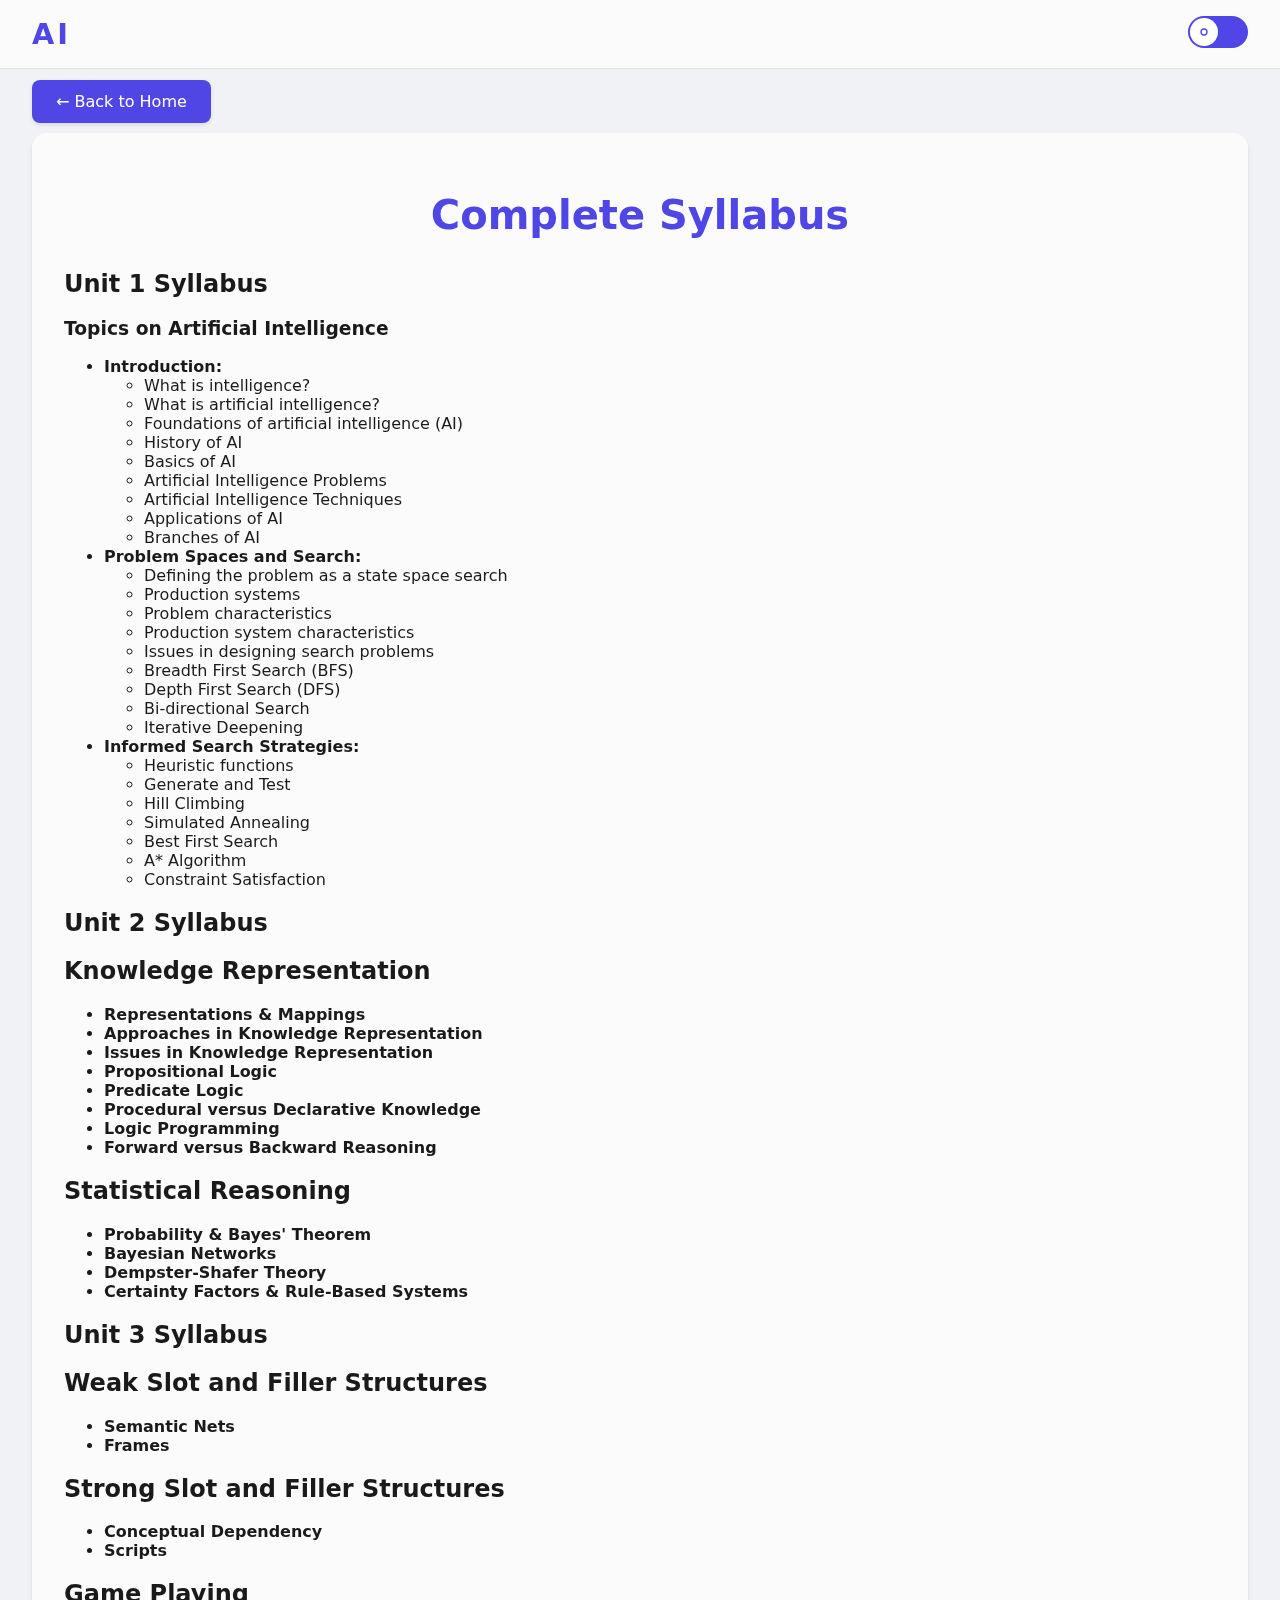
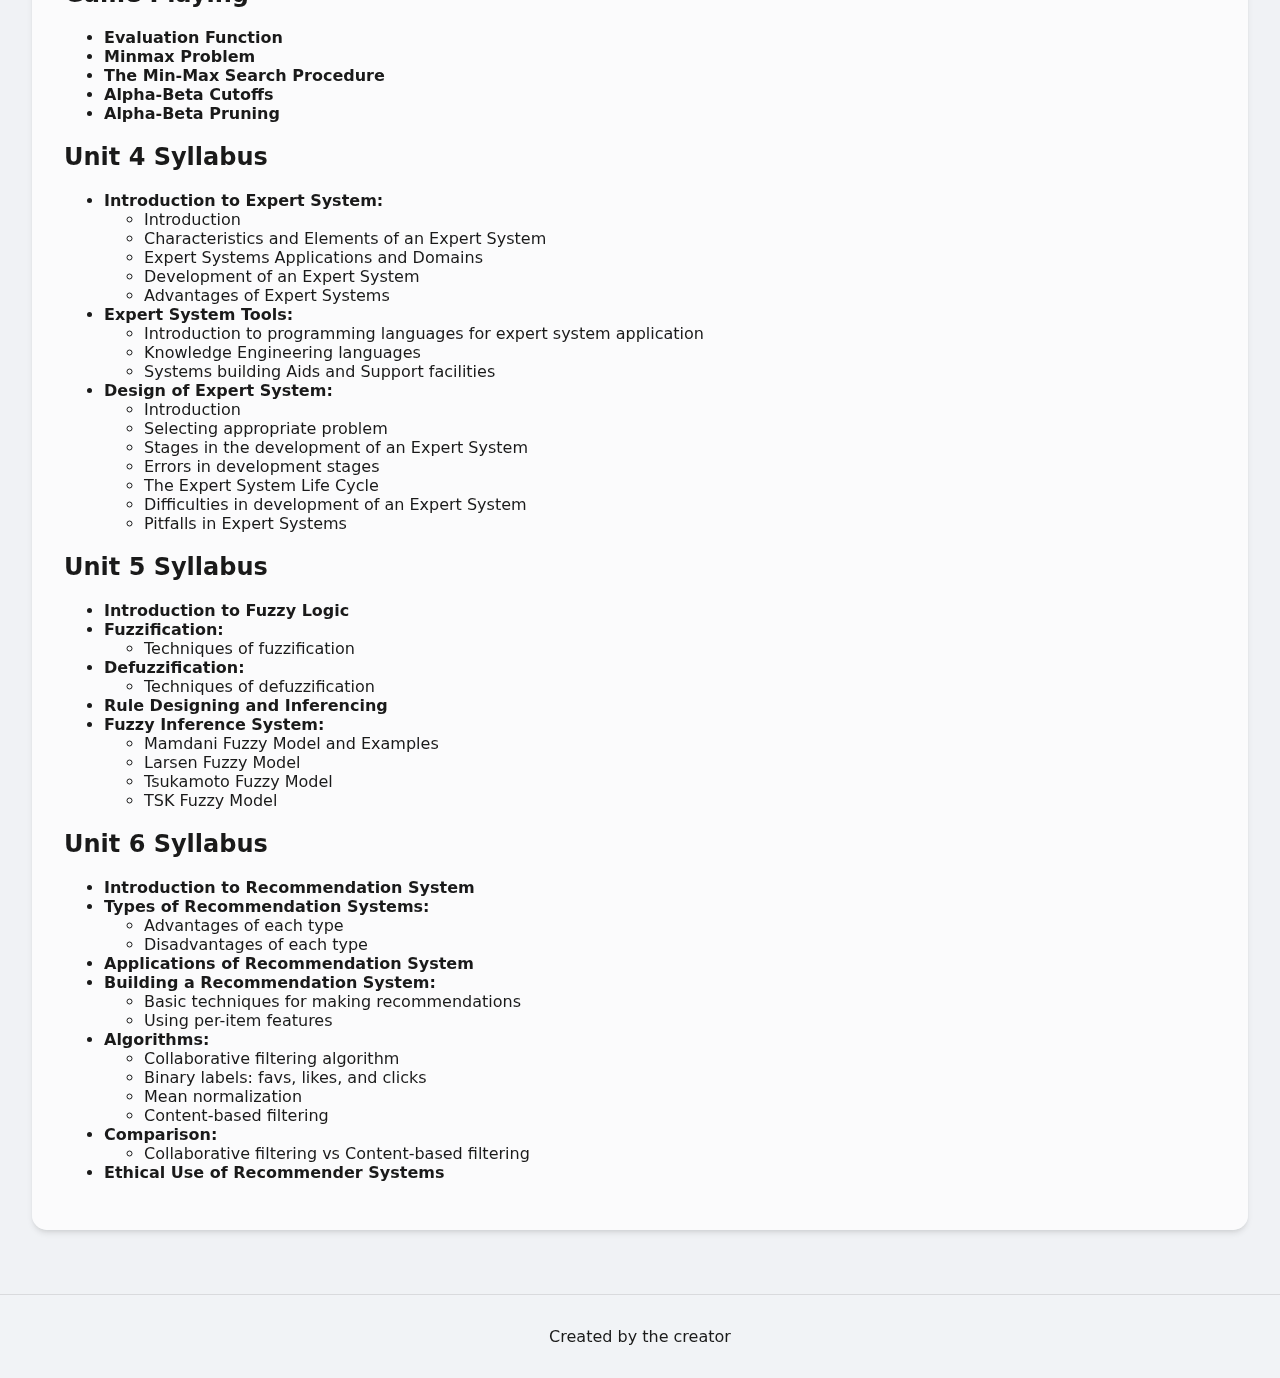
<file: AI/syllabus.html>
<!DOCTYPE html>
<html lang="en">
<head>
    <meta charset="UTF-8">
    <meta name="viewport" content="width=device-width, initial-scale=1.0">
    <title>Syllabus - AI Learning</title>
    <link rel="stylesheet" href="styles.css">
</head>
<body>
    <header>
        <div class="logo">AI</div>
        <div class="theme-switch">
            <input type="checkbox" id="darkModeToggle" class="theme-switch__input">
            <label for="darkModeToggle" class="theme-switch__label">
                <span class="theme-switch__icon">
                    <svg class="sun-icon" viewBox="0 0 24 24"><path d="M12 15.5a3.5 3.5 0 1 0 0-7 3.5 3.5 0 0 0 0 7zm0 2a5.5 5.5 0 1 1 0-11 5.5 5.5 0 0 1 0 11zm0-15.5V5M12 19v3M4.22 6.22l2.12 2.12M17.66 17.66l2.12 2.12M1 12h3M20 12h3M4.22 17.78l2.12-2.12M17.66 6.34l2.12-2.12"/></svg>
                    <svg class="moon-icon" viewBox="0 0 24 24"><path d="M21 12.79A9 9 0 1 1 11.21 3 7 7 0 0 0 21 12.79z"/></svg>
                </span>
            </label>
        </div>
    </header>

    <main>
        <a href="index.html" class="back-button">← Back to Home</a>
        <div class="content">
            <h1>Complete Syllabus</h1>
            
            <section id="unit1">
                <h2>Unit 1 Syllabus</h2>
                <h3>Topics on Artificial Intelligence</h3>
                <ul>
                    <li><strong>Introduction:</strong>
                        <ul>
                            <li>What is intelligence?</li>
                            <li>What is artificial intelligence?</li>
                            <li>Foundations of artificial intelligence (AI)</li>
                            <li>History of AI</li>
                            <li>Basics of AI</li>
                            <li>Artificial Intelligence Problems</li>
                            <li>Artificial Intelligence Techniques</li>
                            <li>Applications of AI</li>
                            <li>Branches of AI</li>
                        </ul>
                    </li>
                    <li><strong>Problem Spaces and Search:</strong>
                        <ul>
                            <li>Defining the problem as a state space search</li>
                            <li>Production systems</li>
                            <li>Problem characteristics</li>
                            <li>Production system characteristics</li>
                            <li>Issues in designing search problems</li>
                            <li>Breadth First Search (BFS)</li>
                            <li>Depth First Search (DFS)</li>
                            <li>Bi-directional Search</li>
                            <li>Iterative Deepening</li>
                        </ul>
                    </li>
                    <li><strong>Informed Search Strategies:</strong>
                        <ul>
                            <li>Heuristic functions</li>
                            <li>Generate and Test</li>
                            <li>Hill Climbing</li>
                            <li>Simulated Annealing</li>
                            <li>Best First Search</li>
                            <li>A* Algorithm</li>
                            <li>Constraint Satisfaction</li>
                        </ul>
                    </li>
                </ul>
            </section>

            <section id="unit2">
                <h2>Unit 2 Syllabus</h2>
                <!-- Add Unit 2 syllabus content -->
                <h2>Knowledge Representation</h2>
                <ul>
                    <li><strong>Representations & Mappings</strong></li>
                    <li><strong>Approaches in Knowledge Representation</strong></li>
                    <li><strong>Issues in Knowledge Representation</strong></li>
                    <li><strong>Propositional Logic</strong></li>
                    <li><strong>Predicate Logic</strong></li>
                    <li><strong>Procedural versus Declarative Knowledge</strong></li>
                    <li><strong>Logic Programming</strong></li>
                    <li><strong>Forward versus Backward Reasoning</strong></li>
                </ul>
            
                <h2>Statistical Reasoning</h2>
                <ul>
                    <li><strong>Probability & Bayes' Theorem</strong></li>
                    <li><strong>Bayesian Networks</strong></li>
                    <li><strong>Dempster-Shafer Theory</strong></li>
                    <li><strong>Certainty Factors & Rule-Based Systems</strong></li>
                </ul>
            </section>

            <section id="unit3">
                <h2>Unit 3 Syllabus</h2>
                <!-- Add Unit 3 syllabus content -->
                <h2>Weak Slot and Filler Structures</h2>
                <ul>
                    <li><strong>Semantic Nets</strong></li>
                    <li><strong>Frames</strong></li>
                </ul>
            
                <h2>Strong Slot and Filler Structures</h2>
                <ul>
                    <li><strong>Conceptual Dependency</strong></li>
                    <li><strong>Scripts</strong></li>
                </ul>
            
                <h2>Game Playing</h2>
                <ul>
                    <li><strong>Evaluation Function</strong></li>
                    <li><strong>Minmax Problem</strong></li>
                    <li><strong>The Min-Max Search Procedure</strong></li>
                    <li><strong>Alpha-Beta Cutoffs</strong></li>
                    <li><strong>Alpha-Beta Pruning</strong></li>
                </ul>
            </section>

            <section id="unit4">
                <h2>Unit 4 Syllabus</h2>
                <!-- Add Unit 4 syllabus content -->
                <ul>
                    <li><strong>Introduction to Expert System:</strong>
                        <ul>
                            <li>Introduction</li>
                            <li>Characteristics and Elements of an Expert System</li>
                            <li>Expert Systems Applications and Domains</li>
                            <li>Development of an Expert System</li>
                            <li>Advantages of Expert Systems</li>
                        </ul>
                    </li>
                    <li><strong>Expert System Tools:</strong>
                        <ul>
                            <li>Introduction to programming languages for expert system application</li>
                            <li>Knowledge Engineering languages</li>
                            <li>Systems building Aids and Support facilities</li>
                        </ul>
                    </li>
                    <li><strong>Design of Expert System:</strong>
                        <ul>
                            <li>Introduction</li>
                            <li>Selecting appropriate problem</li>
                            <li>Stages in the development of an Expert System</li>
                            <li>Errors in development stages</li>
                            <li>The Expert System Life Cycle</li>
                            <li>Difficulties in development of an Expert System</li>
                            <li>Pitfalls in Expert Systems</li>
                        </ul>
                    </li>
                </ul>
            </section>

            <section id="unit5">
                <h2>Unit 5 Syllabus</h2>
                <!-- Add Unit 5 syllabus content -->
                <ul>
                    <li><strong>Introduction to Fuzzy Logic</strong></li>
                    <li><strong>Fuzzification:</strong>
                        <ul>
                            <li>Techniques of fuzzification</li>
                        </ul>
                    </li>
                    <li><strong>Defuzzification:</strong>
                        <ul>
                            <li>Techniques of defuzzification</li>
                        </ul>
                    </li>
                    <li><strong>Rule Designing and Inferencing</strong></li>
                    <li><strong>Fuzzy Inference System:</strong>
                        <ul>
                            <li>Mamdani Fuzzy Model and Examples</li>
                            <li>Larsen Fuzzy Model</li>
                            <li>Tsukamoto Fuzzy Model</li>
                            <li>TSK Fuzzy Model</li>
                        </ul>
                    </li>
                </ul>
            </section>

            <section id="unit6">
                <h2>Unit 6 Syllabus</h2>
                <!-- Add Unit 6 syllabus content -->
                <ul>
                    <li><strong>Introduction to Recommendation System</strong></li>
                    <li><strong>Types of Recommendation Systems:</strong>
                        <ul>
                            <li>Advantages of each type</li>
                            <li>Disadvantages of each type</li>
                        </ul>
                    </li>
                    <li><strong>Applications of Recommendation System</strong></li>
                    <li><strong>Building a Recommendation System:</strong>
                        <ul>
                            <li>Basic techniques for making recommendations</li>
                            <li>Using per-item features</li>
                        </ul>
                    </li>
                    <li><strong>Algorithms:</strong>
                        <ul>
                            <li>Collaborative filtering algorithm</li>
                            <li>Binary labels: favs, likes, and clicks</li>
                            <li>Mean normalization</li>
                            <li>Content-based filtering</li>
                        </ul>
                    </li>
                    <li><strong>Comparison:</strong>
                        <ul>
                            <li>Collaborative filtering vs Content-based filtering</li>
                        </ul>
                    </li>
                    <li><strong>Ethical Use of Recommender Systems</strong></li>
                </ul>
            </section>
        </div>
    </main>

    <footer>
        <p>Created by the creator</p>
    </footer>

    <script src="script.js"></script>
</body>
</html>
</file>
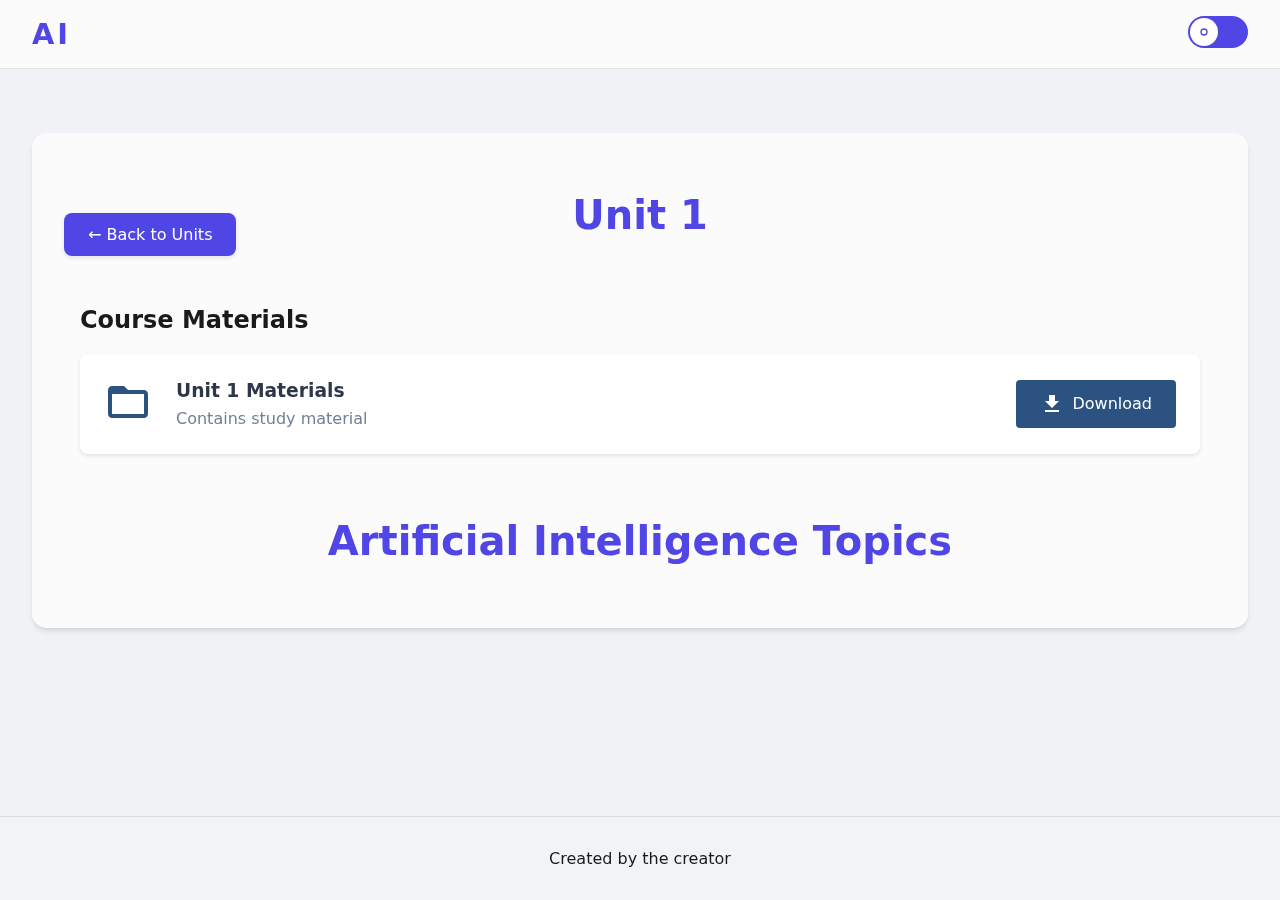
<file: AI/unit1.html>
<!DOCTYPE html>
<html lang="en">
<head>
    <meta charset="UTF-8">
    <meta name="viewport" content="width=device-width, initial-scale=1.0">
    <title>Unit 1 - AI Studyz</title>
    <link rel="stylesheet" href="styles.css">
    <style>
        .download-section {
            margin: 2rem 0;
            padding: 1rem;
        }

        .download-card {
            display: flex;
            align-items: center;
            padding: 1.5rem;
            background: #fff;
            border-radius: 8px;
            box-shadow: 0 2px 4px rgba(0,0,0,0.1);
            margin: 1rem 0;
            gap: 1.5rem;
        }

        .download-icon svg {
            fill: #2c5282;
        }

        .download-info {
            flex-grow: 1;
        }

        .download-info h3 {
            margin: 0 0 0.5rem 0;
            color: #2d3748;
        }

        .download-info p {
            margin: 0;
            color: #718096;
        }

        .download-button {
            display: inline-flex;
            align-items: center;
            gap: 0.5rem;
            padding: 0.75rem 1.5rem;
            background-color: #2c5282;
            color: white;
            text-decoration: none;
            border-radius: 4px;
            transition: background-color 0.3s;
        }

        .download-button:hover {
            background-color: #1a365d;
        }

        .download-button svg {
            fill: currentColor;
        }

        /* Dark mode support */
        @media (prefers-color-scheme: dark) {
            .download-card {
                background: #2d3748;
            }

            .download-icon svg {
                fill: #90cdf4;
            }

            .download-info h3 {
                color: #f7fafc;
            }

            .download-info p {
                color: #cbd5e0;
            }
        }
    </style>
</head>
<body>
    <header>
        <div class="logo">AI</div>
        <div class="theme-switch">
            <input type="checkbox" id="darkModeToggle" class="theme-switch__input">
            <label for="darkModeToggle" class="theme-switch__label">
                <span class="theme-switch__icon">
                    <svg class="sun-icon" viewBox="0 0 24 24"><path d="M12 15.5a3.5 3.5 0 1 0 0-7 3.5 3.5 0 0 0 0 7zm0 2a5.5 5.5 0 1 1 0-11 5.5 5.5 0 0 1 0 11zm0-15.5V5M12 19v3M4.22 6.22l2.12 2.12M17.66 17.66l2.12 2.12M1 12h3M20 12h3M4.22 17.78l2.12-2.12M17.66 6.34l2.12-2.12"/></svg>
                    <svg class="moon-icon" viewBox="0 0 24 24"><path d="M21 12.79A9 9 0 1 1 11.21 3 7 7 0 0 0 21 12.79z"/></svg>
                </span>
            </label>
        </div>
    </header>

    <main>
        <div class="content">
            <a href="index.html" class="back-button">← Back to Units</a>
            <h1>Unit 1</h1>
            
            <!-- Add this new section for downloadable materials -->
            <div class="download-section">
                <h2>Course Materials</h2>
                <div class="download-card">
                    <div class="download-icon">
                        <svg viewBox="0 0 24 24" width="48" height="48">
                            <path d="M20 6h-8l-2-2H4c-1.1 0-1.99.9-1.99 2L2 18c0 1.1.9 2 2 2h16c1.1 0 2-.9 2-2V8c0-1.1-.9-2-2-2zm0 12H4V8h16v10z"/>
                        </svg>
                    </div>
                    <div class="download-info">
                        <h3>Unit 1 Materials</h3>
                        <p>Contains study material</p>
                    </div>
                    <a href="unit1.pptx" download class="download-button">
                        <svg viewBox="0 0 24 24" width="24" height="24">
                            <path d="M19 9h-4V3H9v6H5l7 7 7-7zM5 18v2h14v-2H5z"/>
                        </svg>
                        Download
                    </a>
                </div>
            </div>

            <!-- Add Unit 1 specific content here -->
            <h1>Artificial Intelligence Topics</h1>
            
        </div>
    </main>

    <footer>
        <p>Created by the creator</p>
    </footer>

    <script src="script.js"></script>
</body>
</html>
</file>
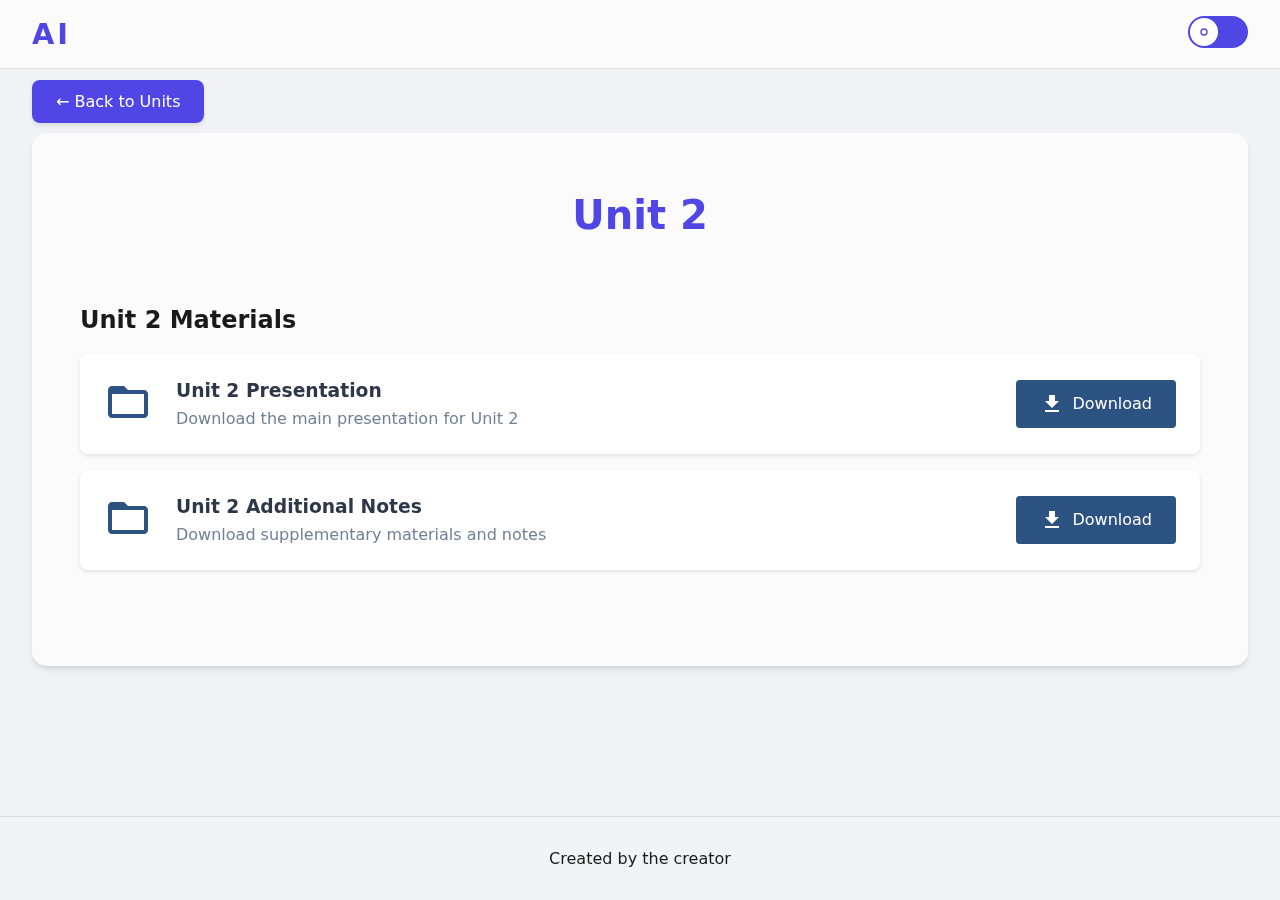
<file: AI/unit2.html>
<!DOCTYPE html>
<html lang="en">
<head>
    <meta charset="UTF-8">
    <meta name="viewport" content="width=device-width, initial-scale=1.0">
    <title>Unit 2 - AI Learning</title>
    <link rel="stylesheet" href="styles.css">
    <style>
        .download-section {
            margin: 2rem 0;
            padding: 1rem;
        }

        .download-card {
            display: flex;
            align-items: center;
            padding: 1.5rem;
            background: #fff;
            border-radius: 8px;
            box-shadow: 0 2px 4px rgba(0,0,0,0.1);
            margin: 1rem 0;
            gap: 1.5rem;
        }

        .download-icon svg {
            fill: #2c5282;
        }

        .download-info {
            flex-grow: 1;
        }

        .download-info h3 {
            margin: 0 0 0.5rem 0;
            color: #2d3748;
        }

        .download-info p {
            margin: 0;
            color: #718096;
        }

        .download-button {
            display: inline-flex;
            align-items: center;
            gap: 0.5rem;
            padding: 0.75rem 1.5rem;
            background-color: #2c5282;
            color: white;
            text-decoration: none;
            border-radius: 4px;
            transition: background-color 0.3s;
        }

        .download-button:hover {
            background-color: #1a365d;
        }

        .download-button svg {
            fill: currentColor;
        }

        /* Dark mode support */
        @media (prefers-color-scheme: dark) {
            .download-card {
                background: #2d3748;
            }

            .download-icon svg {
                fill: #90cdf4;
            }

            .download-info h3 {
                color: #f7fafc;
            }

            .download-info p {
                color: #cbd5e0;
            }
        }
    </style>
</head>
<body>
    <header>
        <div class="logo">AI</div>
        <div class="theme-switch">
            <input type="checkbox" id="darkModeToggle" class="theme-switch__input">
            <label for="darkModeToggle" class="theme-switch__label">
                <span class="theme-switch__icon">
                    <svg class="sun-icon" viewBox="0 0 24 24"><path d="M12 15.5a3.5 3.5 0 1 0 0-7 3.5 3.5 0 0 0 0 7zm0 2a5.5 5.5 0 1 1 0-11 5.5 5.5 0 0 1 0 11zm0-15.5V5M12 19v3M4.22 6.22l2.12 2.12M17.66 17.66l2.12 2.12M1 12h3M20 12h3M4.22 17.78l2.12-2.12M17.66 6.34l2.12-2.12"/></svg>
                    <svg class="moon-icon" viewBox="0 0 24 24"><path d="M21 12.79A9 9 0 1 1 11.21 3 7 7 0 0 0 21 12.79z"/></svg>
                </span>
            </label>
        </div>
    </header>

    <main>
        <a href="index.html" class="back-button">← Back to Units</a>
        <div class="content">
            <h1>Unit 2</h1>
            
            <!-- Add this new section for downloadable materials -->
            <div class="download-section">
                <h2>Unit 2 Materials</h2>
                
                <!-- First Download Card -->
                <div class="download-card">
                    <div class="download-icon">
                        <svg viewBox="0 0 24 24" width="48" height="48">
                            <path d="M20 6h-8l-2-2H4c-1.1 0-1.99.9-1.99 2L2 18c0 1.1.9 2 2 2h16c1.1 0 2-.9 2-2V8c0-1.1-.9-2-2-2zm0 12H4V8h16v10z"/>
                        </svg>
                    </div>
                    <div class="download-info">
                        <h3>Unit 2 Presentation</h3>
                        <p>Download the main presentation for Unit 2</p>
                    </div>
                    <a href="unit2(1).pptx" download class="download-button">
                        <svg viewBox="0 0 24 24" width="24" height="24">
                            <path d="M19 9h-4V3H9v6H5l7 7 7-7zM5 18v2h14v-2H5z"/>
                        </svg>
                        Download
                    </a>
                </div>

                <!-- Second Download Card -->
                <div class="download-card">
                    <div class="download-icon">
                        <svg viewBox="0 0 24 24" width="48" height="48">
                            <path d="M20 6h-8l-2-2H4c-1.1 0-1.99.9-1.99 2L2 18c0 1.1.9 2 2 2h16c1.1 0 2-.9 2-2V8c0-1.1-.9-2-2-2zm0 12H4V8h16v10z"/>
                        </svg>
                    </div>
                    <div class="download-info">
                        <h3>Unit 2 Additional Notes</h3>
                        <p>Download supplementary materials and notes</p>
                    </div>
                    <a href="unit2(2).pdf" download class="download-button">
                        <svg viewBox="0 0 24 24" width="24" height="24">
                            <path d="M19 9h-4V3H9v6H5l7 7 7-7zM5 18v2h14v-2H5z"/>
                        </svg>
                        Download
                    </a>
                </div>
            </div>
            
            <!-- Add Unit 2 specific content here -->
        </div>
    </main>

    <footer>
        <p>Created by the creator</p>
    </footer>

    <script src="script.js"></script>
</body>
</html>
</file>
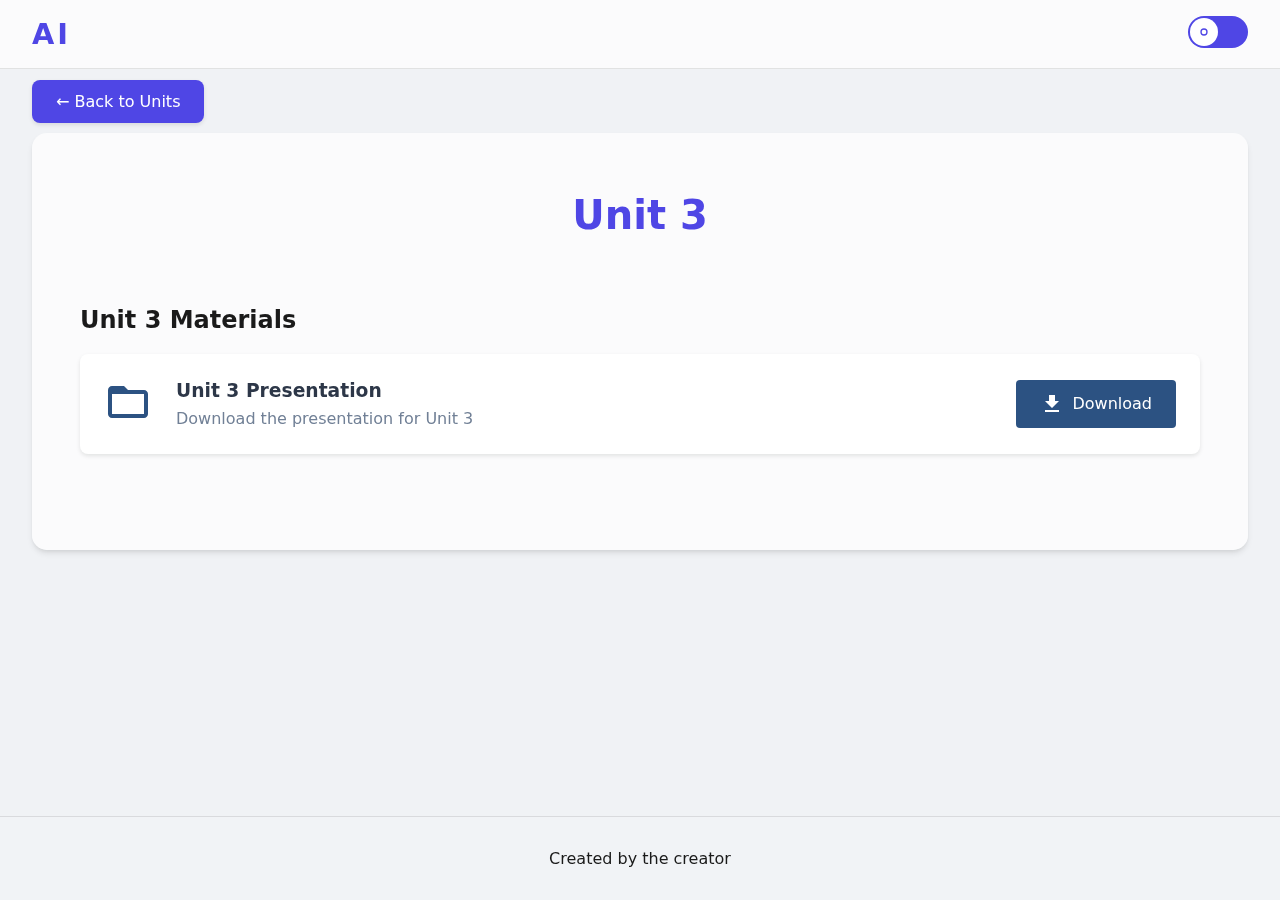
<file: AI/unit3.html>
<!DOCTYPE html>
<html lang="en">
<head>
    <meta charset="UTF-8">
    <meta name="viewport" content="width=device-width, initial-scale=1.0">
    <title>Unit 3 - AI Learning</title>
    <link rel="stylesheet" href="styles.css">
    <style>
        .download-section {
            margin: 2rem 0;
            padding: 1rem;
        }

        .download-card {
            display: flex;
            align-items: center;
            padding: 1.5rem;
            background: #fff;
            border-radius: 8px;
            box-shadow: 0 2px 4px rgba(0,0,0,0.1);
            margin: 1rem 0;
            gap: 1.5rem;
        }

        .download-icon svg {
            fill: #2c5282;
        }

        .download-info {
            flex-grow: 1;
        }

        .download-info h3 {
            margin: 0 0 0.5rem 0;
            color: #2d3748;
        }

        .download-info p {
            margin: 0;
            color: #718096;
        }

        .download-button {
            display: inline-flex;
            align-items: center;
            gap: 0.5rem;
            padding: 0.75rem 1.5rem;
            background-color: #2c5282;
            color: white;
            text-decoration: none;
            border-radius: 4px;
            transition: background-color 0.3s;
        }

        .download-button:hover {
            background-color: #1a365d;
        }

        .download-button svg {
            fill: currentColor;
        }

        /* Dark mode support */
        @media (prefers-color-scheme: dark) {
            .download-card {
                background: #2d3748;
            }

            .download-icon svg {
                fill: #90cdf4;
            }

            .download-info h3 {
                color: #f7fafc;
            }

            .download-info p {
                color: #cbd5e0;
            }
        }
    </style>
</head>
<body>
    <header>
        <div class="logo">AI</div>
        <div class="theme-switch">
            <input type="checkbox" id="darkModeToggle" class="theme-switch__input">
            <label for="darkModeToggle" class="theme-switch__label">
                <span class="theme-switch__icon">
                    <svg class="sun-icon" viewBox="0 0 24 24"><path d="M12 15.5a3.5 3.5 0 1 0 0-7 3.5 3.5 0 0 0 0 7zm0 2a5.5 5.5 0 1 1 0-11 5.5 5.5 0 0 1 0 11zm0-15.5V5M12 19v3M4.22 6.22l2.12 2.12M17.66 17.66l2.12 2.12M1 12h3M20 12h3M4.22 17.78l2.12-2.12M17.66 6.34l2.12-2.12"/></svg>
                    <svg class="moon-icon" viewBox="0 0 24 24"><path d="M21 12.79A9 9 0 1 1 11.21 3 7 7 0 0 0 21 12.79z"/></svg>
                </span>
            </label>
        </div>
    </header>

    <main>
        <a href="index.html" class="back-button">← Back to Units</a>
        <div class="content">
            <h1>Unit 3</h1>
            
            <!-- Add this new section for downloadable materials -->
            <div class="download-section">
                <h2>Unit 3 Materials</h2>
                <div class="download-card">
                    <div class="download-icon">
                        <svg viewBox="0 0 24 24" width="48" height="48">
                            <path d="M20 6h-8l-2-2H4c-1.1 0-1.99.9-1.99 2L2 18c0 1.1.9 2 2 2h16c1.1 0 2-.9 2-2V8c0-1.1-.9-2-2-2zm0 12H4V8h16v10z"/>
                        </svg>
                    </div>
                    <div class="download-info">
                        <h3>Unit 3 Presentation</h3>
                        <p>Download the presentation for Unit 3</p>
                    </div>
                    <a href="Unit3.pptx" download class="download-button">
                        <svg viewBox="0 0 24 24" width="24" height="24">
                            <path d="M19 9h-4V3H9v6H5l7 7 7-7zM5 18v2h14v-2H5z"/>
                        </svg>
                        Download
                    </a>
                </div>
            </div>
            
            <!-- Add Unit 3 specific content here -->
        </div>
    </main>

    <footer>
        <p>Created by the creator</p>
    </footer>

    <script src="script.js"></script>
</body>
</html>
</file>
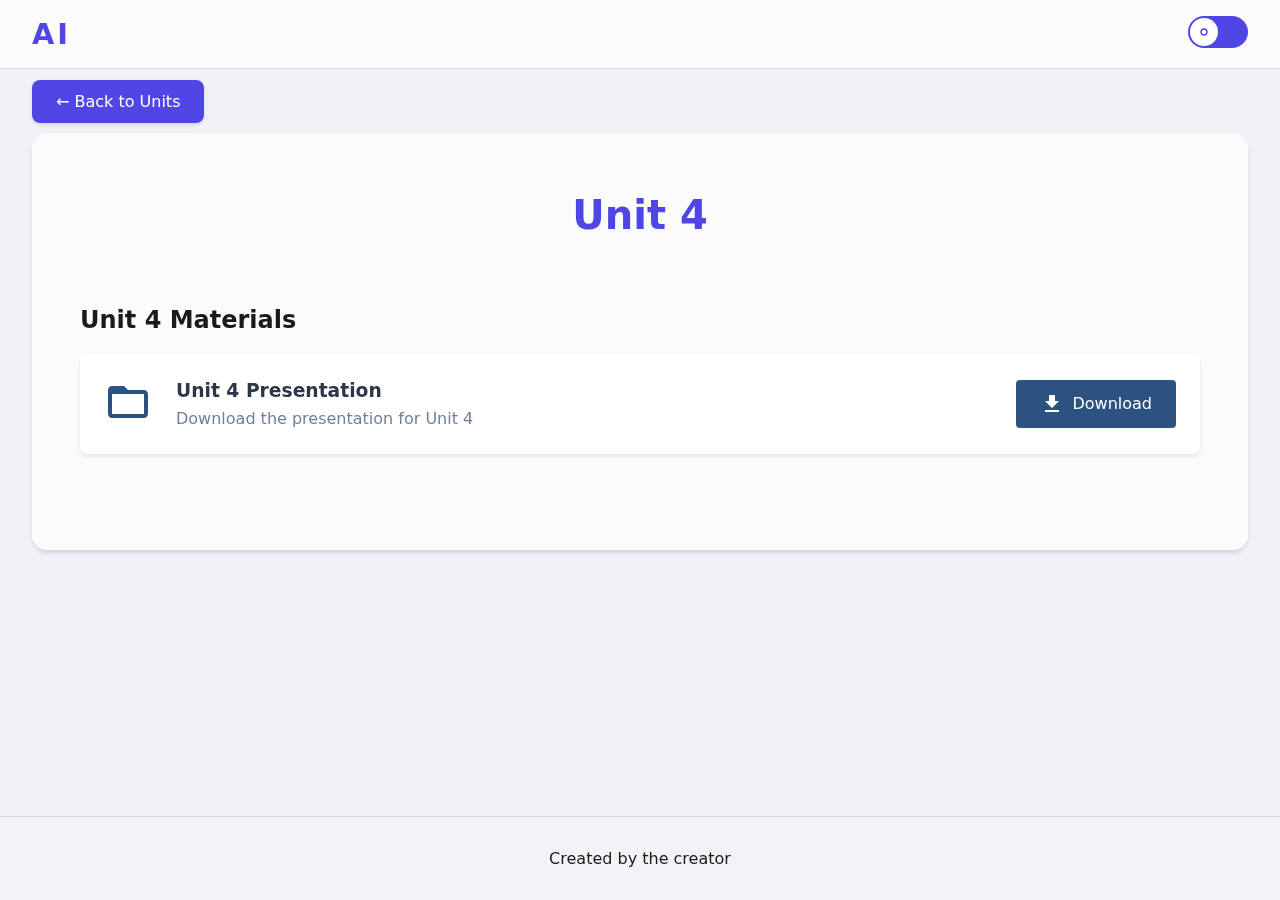
<file: AI/unit4.html>
<!DOCTYPE html>
<html lang="en">
<head>
    <meta charset="UTF-8">
    <meta name="viewport" content="width=device-width, initial-scale=1.0">
    <title>Unit 4 - AI Learning</title>
    <link rel="stylesheet" href="styles.css">
    <style>
        .download-section {
            margin: 2rem 0;
            padding: 1rem;
        }

        .download-card {
            display: flex;
            align-items: center;
            padding: 1.5rem;
            background: #fff;
            border-radius: 8px;
            box-shadow: 0 2px 4px rgba(0,0,0,0.1);
            margin: 1rem 0;
            gap: 1.5rem;
        }

        .download-icon svg {
            fill: #2c5282;
        }

        .download-info {
            flex-grow: 1;
        }

        .download-info h3 {
            margin: 0 0 0.5rem 0;
            color: #2d3748;
        }

        .download-info p {
            margin: 0;
            color: #718096;
        }

        .download-button {
            display: inline-flex;
            align-items: center;
            gap: 0.5rem;
            padding: 0.75rem 1.5rem;
            background-color: #2c5282;
            color: white;
            text-decoration: none;
            border-radius: 4px;
            transition: background-color 0.3s;
        }

        .download-button:hover {
            background-color: #1a365d;
        }

        .download-button svg {
            fill: currentColor;
        }

        /* Dark mode support */
        @media (prefers-color-scheme: dark) {
            .download-card {
                background: #2d3748;
            }

            .download-icon svg {
                fill: #90cdf4;
            }

            .download-info h3 {
                color: #f7fafc;
            }

            .download-info p {
                color: #cbd5e0;
            }
        }
    </style>
</head>
<body>
    <header>
        <div class="logo">AI</div>
        <div class="theme-switch">
            <input type="checkbox" id="darkModeToggle" class="theme-switch__input">
            <label for="darkModeToggle" class="theme-switch__label">
                <span class="theme-switch__icon">
                    <svg class="sun-icon" viewBox="0 0 24 24"><path d="M12 15.5a3.5 3.5 0 1 0 0-7 3.5 3.5 0 0 0 0 7zm0 2a5.5 5.5 0 1 1 0-11 5.5 5.5 0 0 1 0 11zm0-15.5V5M12 19v3M4.22 6.22l2.12 2.12M17.66 17.66l2.12 2.12M1 12h3M20 12h3M4.22 17.78l2.12-2.12M17.66 6.34l2.12-2.12"/></svg>
                    <svg class="moon-icon" viewBox="0 0 24 24"><path d="M21 12.79A9 9 0 1 1 11.21 3 7 7 0 0 0 21 12.79z"/></svg>
                </span>
            </label>
        </div>
    </header>

    <main>
        <a href="index.html" class="back-button">← Back to Units</a>
        <div class="content">
            <h1>Unit 4</h1>
            
            <!-- Add this new section for downloadable materials -->
            <div class="download-section">
                <h2>Unit 4 Materials</h2>
                <div class="download-card">
                    <div class="download-icon">
                        <svg viewBox="0 0 24 24" width="48" height="48">
                            <path d="M20 6h-8l-2-2H4c-1.1 0-1.99.9-1.99 2L2 18c0 1.1.9 2 2 2h16c1.1 0 2-.9 2-2V8c0-1.1-.9-2-2-2zm0 12H4V8h16v10z"/>
                        </svg>
                    </div>
                    <div class="download-info">
                        <h3>Unit 4 Presentation</h3>
                        <p>Download the presentation for Unit 4</p>
                    </div>
                    <a href="unit4.pptx" download class="download-button">
                        <svg viewBox="0 0 24 24" width="24" height="24">
                            <path d="M19 9h-4V3H9v6H5l7 7 7-7zM5 18v2h14v-2H5z"/>
                        </svg>
                        Download
                    </a>
                </div>
            </div>
            
            <!-- Add Unit 4 specific content here -->
        </div>
    </main>

    <footer>
        <p>Created by the creator</p>
    </footer>

    <script src="script.js"></script>
</body>
</html>
</file>
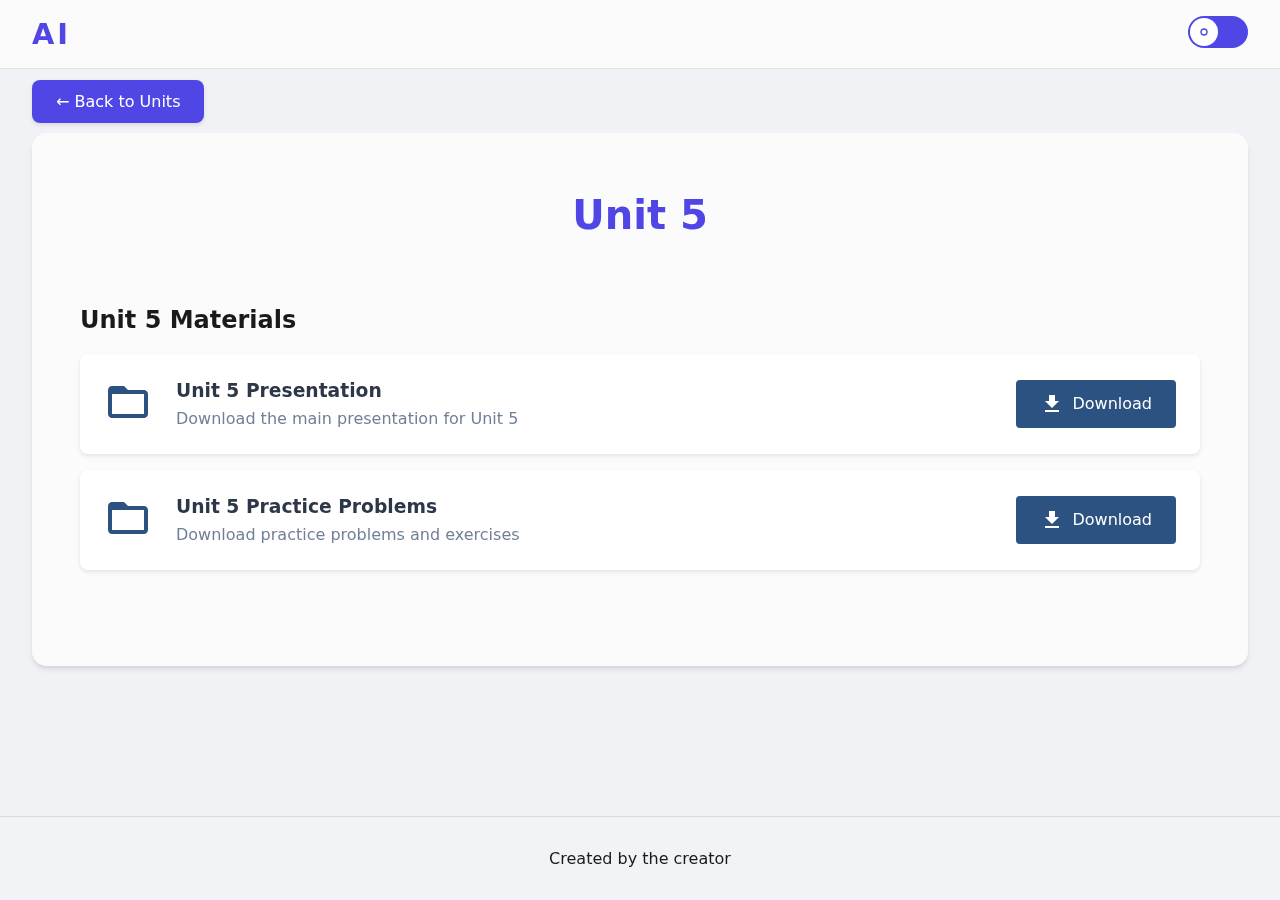
<file: AI/unit5.html>
<!DOCTYPE html>
<html lang="en">
<head>
    <meta charset="UTF-8">
    <meta name="viewport" content="width=device-width, initial-scale=1.0">
    <title>Unit 5 - AI Learning</title>
    <link rel="stylesheet" href="styles.css">
    <style>
        .download-section {
            margin: 2rem 0;
            padding: 1rem;
        }

        .download-card {
            display: flex;
            align-items: center;
            padding: 1.5rem;
            background: #fff;
            border-radius: 8px;
            box-shadow: 0 2px 4px rgba(0,0,0,0.1);
            margin: 1rem 0;
            gap: 1.5rem;
        }

        .download-icon svg {
            fill: #2c5282;
        }

        .download-info {
            flex-grow: 1;
        }

        .download-info h3 {
            margin: 0 0 0.5rem 0;
            color: #2d3748;
        }

        .download-info p {
            margin: 0;
            color: #718096;
        }

        .download-button {
            display: inline-flex;
            align-items: center;
            gap: 0.5rem;
            padding: 0.75rem 1.5rem;
            background-color: #2c5282;
            color: white;
            text-decoration: none;
            border-radius: 4px;
            transition: background-color 0.3s;
        }

        .download-button:hover {
            background-color: #1a365d;
        }

        .download-button svg {
            fill: currentColor;
        }

        /* Dark mode support */
        @media (prefers-color-scheme: dark) {
            .download-card {
                background: #2d3748;
            }

            .download-icon svg {
                fill: #90cdf4;
            }

            .download-info h3 {
                color: #f7fafc;
            }

            .download-info p {
                color: #cbd5e0;
            }
        }
    </style>
</head>
<body>
    <header>
        <div class="logo">AI</div>
        <div class="theme-switch">
            <input type="checkbox" id="darkModeToggle" class="theme-switch__input">
            <label for="darkModeToggle" class="theme-switch__label">
                <span class="theme-switch__icon">
                    <svg class="sun-icon" viewBox="0 0 24 24"><path d="M12 15.5a3.5 3.5 0 1 0 0-7 3.5 3.5 0 0 0 0 7zm0 2a5.5 5.5 0 1 1 0-11 5.5 5.5 0 0 1 0 11zm0-15.5V5M12 19v3M4.22 6.22l2.12 2.12M17.66 17.66l2.12 2.12M1 12h3M20 12h3M4.22 17.78l2.12-2.12M17.66 6.34l2.12-2.12"/></svg>
                    <svg class="moon-icon" viewBox="0 0 24 24"><path d="M21 12.79A9 9 0 1 1 11.21 3 7 7 0 0 0 21 12.79z"/></svg>
                </span>
            </label>
        </div>
    </header>

    <main>
        <a href="index.html" class="back-button">← Back to Units</a>
        <div class="content">
            <h1>Unit 5</h1>
            
            <!-- Add this new section for downloadable materials -->
            <div class="download-section">
                <h2>Unit 5 Materials</h2>
                
                <!-- First Download Card -->
                <div class="download-card">
                    <div class="download-icon">
                        <svg viewBox="0 0 24 24" width="48" height="48">
                            <path d="M20 6h-8l-2-2H4c-1.1 0-1.99.9-1.99 2L2 18c0 1.1.9 2 2 2h16c1.1 0 2-.9 2-2V8c0-1.1-.9-2-2-2zm0 12H4V8h16v10z"/>
                        </svg>
                    </div>
                    <div class="download-info">
                        <h3>Unit 5 Presentation</h3>
                        <p>Download the main presentation for Unit 5</p>
                    </div>
                    <a href="unit5(1).pdf" download class="download-button">
                        <svg viewBox="0 0 24 24" width="24" height="24">
                            <path d="M19 9h-4V3H9v6H5l7 7 7-7zM5 18v2h14v-2H5z"/>
                        </svg>
                        Download
                    </a>
                </div>

                <!-- Second Download Card -->
                <div class="download-card">
                    <div class="download-icon">
                        <svg viewBox="0 0 24 24" width="48" height="48">
                            <path d="M20 6h-8l-2-2H4c-1.1 0-1.99.9-1.99 2L2 18c0 1.1.9 2 2 2h16c1.1 0 2-.9 2-2V8c0-1.1-.9-2-2-2zm0 12H4V8h16v10z"/>
                        </svg>
                    </div>
                    <div class="download-info">
                        <h3>Unit 5 Practice Problems</h3>
                        <p>Download practice problems and exercises</p>
                    </div>
                    <a href="unit5(2).pdf" download class="download-button">
                        <svg viewBox="0 0 24 24" width="24" height="24">
                            <path d="M19 9h-4V3H9v6H5l7 7 7-7zM5 18v2h14v-2H5z"/>
                        </svg>
                        Download
                    </a>
                </div>
            </div>
            
            <!-- Add Unit 5 specific content here -->
        </div>
    </main>

    <footer>
        <p>Created by the creator</p>
    </footer>

    <script src="script.js"></script>
</body>
</html>
</file>
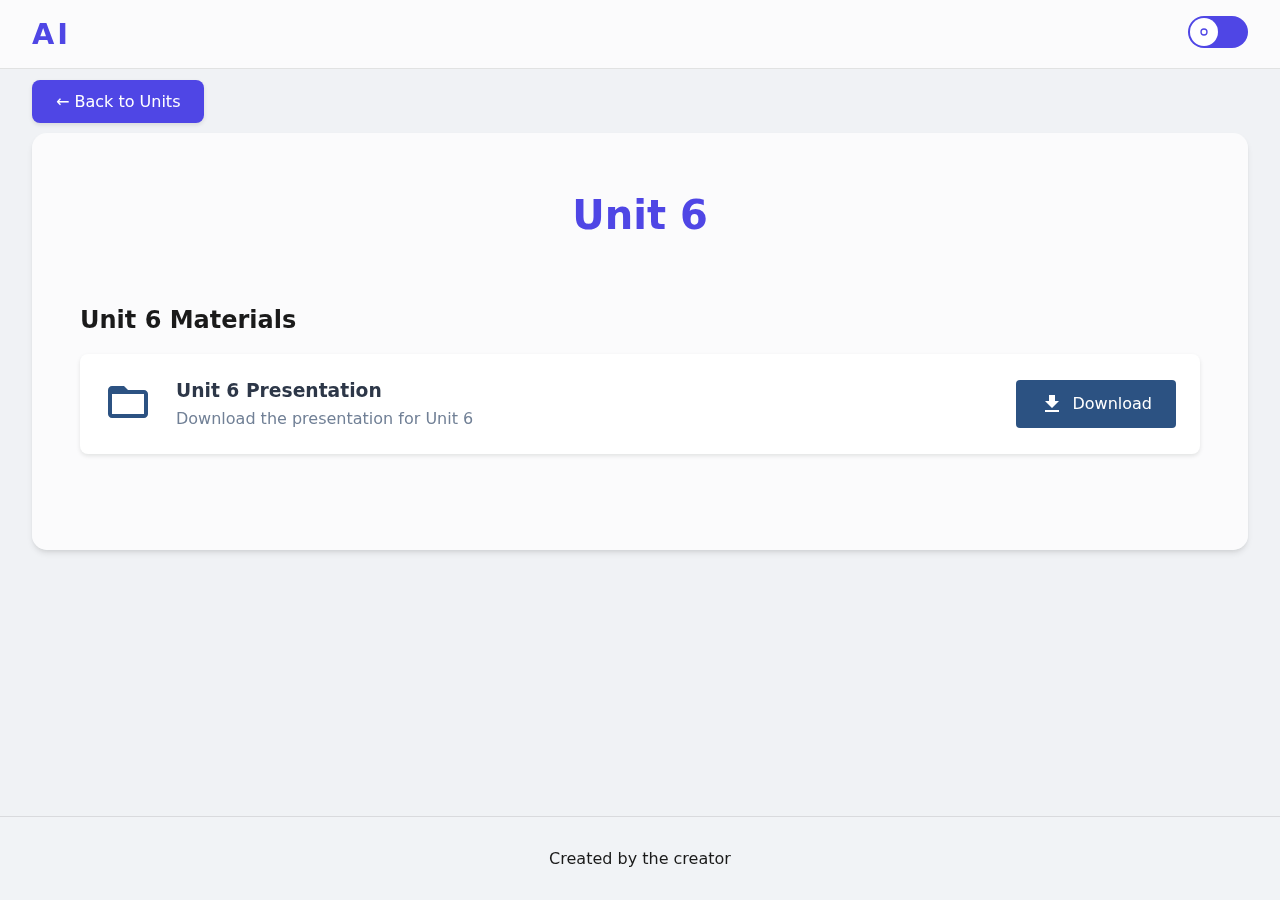
<file: AI/unit6.html>
<!DOCTYPE html>
<html lang="en">
<head>
    <meta charset="UTF-8">
    <meta name="viewport" content="width=device-width, initial-scale=1.0">
    <title>Unit 6 - AI Learning</title>
    <link rel="stylesheet" href="styles.css">
</head>
<body>
    <header>
        <div class="logo">AI</div>
        <div class="theme-switch">
            <input type="checkbox" id="darkModeToggle" class="theme-switch__input">
            <label for="darkModeToggle" class="theme-switch__label">
                <span class="theme-switch__icon">
                    <svg class="sun-icon" viewBox="0 0 24 24"><path d="M12 15.5a3.5 3.5 0 1 0 0-7 3.5 3.5 0 0 0 0 7zm0 2a5.5 5.5 0 1 1 0-11 5.5 5.5 0 0 1 0 11zm0-15.5V5M12 19v3M4.22 6.22l2.12 2.12M17.66 17.66l2.12 2.12M1 12h3M20 12h3M4.22 17.78l2.12-2.12M17.66 6.34l2.12-2.12"/></svg>
                    <svg class="moon-icon" viewBox="0 0 24 24"><path d="M21 12.79A9 9 0 1 1 11.21 3 7 7 0 0 0 21 12.79z"/></svg>
                </span>
            </label>
        </div>
    </header>

    <main>
        <a href="index.html" class="back-button">← Back to Units</a>
        <div class="content">
            <h1>Unit 6</h1>
            
            <!-- Add this new section for downloadable materials -->
            <div class="download-section">
                <h2>Unit 6 Materials</h2>
                <div class="download-card">
                    <div class="download-icon">
                        <svg viewBox="0 0 24 24" width="48" height="48">
                            <path d="M20 6h-8l-2-2H4c-1.1 0-1.99.9-1.99 2L2 18c0 1.1.9 2 2 2h16c1.1 0 2-.9 2-2V8c0-1.1-.9-2-2-2zm0 12H4V8h16v10z"/>
                        </svg>
                    </div>
                    <div class="download-info">
                        <h3>Unit 6 Presentation</h3>
                        <p>Download the presentation for Unit 6</p>
                    </div>
                    <a href="unit6.pptx" download class="download-button">
                        <svg viewBox="0 0 24 24" width="24" height="24">
                            <path d="M19 9h-4V3H9v6H5l7 7 7-7zM5 18v2h14v-2H5z"/>
                        </svg>
                        Download
                    </a>
                </div>
            </div>

            <!-- Add Unit 6 specific content here -->
        </div>
    </main>

    <footer>
        <p>Created by the creator</p>
    </footer>

    <script src="script.js"></script>

    <!-- Add this CSS to your styles -->
    <style>
        .download-section {
            margin: 2rem 0;
            padding: 1rem;
        }

        .download-card {
            display: flex;
            align-items: center;
            padding: 1.5rem;
            background: #fff;
            border-radius: 8px;
            box-shadow: 0 2px 4px rgba(0,0,0,0.1);
            margin: 1rem 0;
            gap: 1.5rem;
        }

        .download-icon svg {
            fill: #2c5282;
        }

        .download-info {
            flex-grow: 1;
        }

        .download-info h3 {
            margin: 0 0 0.5rem 0;
            color: #2d3748;
        }

        .download-info p {
            margin: 0;
            color: #718096;
        }

        .download-button {
            display: inline-flex;
            align-items: center;
            gap: 0.5rem;
            padding: 0.75rem 1.5rem;
            background-color: #2c5282;
            color: white;
            text-decoration: none;
            border-radius: 4px;
            transition: background-color 0.3s;
        }

        .download-button:hover {
            background-color: #1a365d;
        }

        .download-button svg {
            fill: currentColor;
        }

        /* Dark mode support */
        @media (prefers-color-scheme: dark) {
            .download-card {
                background: #2d3748;
            }

            .download-icon svg {
                fill: #90cdf4;
            }

            .download-info h3 {
                color: #f7fafc;
            }

            .download-info p {
                color: #cbd5e0;
            }
        }
    </style>
</body>
</html>
</file>
<file: AI/styles.css>
:root {
    --bg-color: #f0f2f5;
    --text-color: #1a1a1a;
    --box-bg: rgba(255, 255, 255, 0.7);
    --border-color: rgba(0, 0, 0, 0.1);
    --accent-color: #4f46e5;
    --hover-color: #4338ca;
    --box-shadow: 0 4px 6px -1px rgba(0, 0, 0, 0.1), 0 2px 4px -1px rgba(0, 0, 0, 0.06);
}

.dark-mode {
    --bg-color: #111827;
    --text-color: #f3f4f6;
    --box-bg: rgba(17, 24, 39, 0.7);
    --border-color: rgba(255, 255, 255, 0.1);
    --accent-color: #818cf8;
    --hover-color: #6366f1;
    --box-shadow: 0 4px 6px -1px rgba(0, 0, 0, 0.3), 0 2px 4px -1px rgba(0, 0, 0, 0.2);
}

body {
    margin: 0;
    padding: 0;
    font-family: 'Inter', system-ui, -apple-system, sans-serif;
    background-color: var(--bg-color);
    color: var(--text-color);
    min-height: 100vh;
    display: flex;
    flex-direction: column;
    transition: background-color 0.3s ease, color 0.3s ease;
}

header {
    display: flex;
    justify-content: space-between;
    align-items: center;
    padding: 1rem 2rem;
    background: var(--box-bg);
    backdrop-filter: blur(10px);
    border-bottom: 1px solid var(--border-color);
    position: sticky;
    top: 0;
    z-index: 1000;
}

.logo {
    font-size: 1.8rem;
    font-weight: 700;
    color: var(--accent-color);
    text-transform: uppercase;
    letter-spacing: 0.1em;
}

/* New Theme Switch Styles */
.theme-switch {
    position: relative;
}

.theme-switch__input {
    display: none;
}

.theme-switch__label {
    cursor: pointer;
    display: inline-block;
    width: 60px;
    height: 32px;
    background: var(--accent-color);
    border-radius: 20px;
    position: relative;
    transition: background-color 0.3s ease;
}

.theme-switch__icon {
    position: absolute;
    width: 28px;
    height: 28px;
    background: white;
    border-radius: 50%;
    top: 2px;
    left: 2px;
    transition: transform 0.3s ease;
    display: flex;
    align-items: center;
    justify-content: center;
}

.theme-switch__input:checked + .theme-switch__label .theme-switch__icon {
    transform: translateX(28px);
}

.sun-icon, .moon-icon {
    position: absolute;
    width: 16px;
    height: 16px;
    fill: var(--accent-color);
    transition: opacity 0.3s ease;
}

.sun-icon {
    opacity: 1;
}

.moon-icon {
    opacity: 0;
}

.theme-switch__input:checked ~ .theme-switch__label .sun-icon {
    opacity: 0;
}

.theme-switch__input:checked ~ .theme-switch__label .moon-icon {
    opacity: 1;
}

main {
    flex: 1;
    padding: 2rem;
}

.units-container {
    display: grid;
    grid-template-columns: repeat(auto-fit, minmax(250px, 1fr));
    gap: 2rem;
    max-width: 1400px;
    margin: 2rem auto;
    padding: 0 2rem;
}

.unit-box {
    background: var(--box-bg);
    backdrop-filter: blur(10px);
    padding: 2.5rem;
    border-radius: 15px;
    text-align: center;
    text-decoration: none;
    color: var(--text-color);
    border: 1px solid var(--border-color);
    box-shadow: var(--box-shadow);
    transition: all 0.3s ease;
    position: relative;
    overflow: hidden;
}

.unit-box:hover {
    transform: translateY(-5px);
    box-shadow: 0 10px 20px rgba(0, 0, 0, 0.2);
    border-color: var(--accent-color);
}

.unit-box::before {
    content: '';
    position: absolute;
    top: 0;
    left: 0;
    width: 100%;
    height: 100%;
    background: linear-gradient(45deg, transparent, var(--accent-color), transparent);
    opacity: 0;
    transition: opacity 0.3s ease;
}

.unit-box:hover::before {
    opacity: 0.1;
}

footer {
    text-align: center;
    padding: 1rem;
    background: rgba(255, 255, 255, 0.1);
    backdrop-filter: blur(10px);
    border-top: 1px solid var(--border-color);
}

.content {
    max-width: 1200px;
    margin: 2rem auto;
    padding: 2rem;
    background: var(--box-bg);
    backdrop-filter: blur(10px);
    border-radius: 15px;
    box-shadow: var(--box-shadow);
    animation: fadeIn 0.5s ease-out;
}

.content h1 {
    color: var(--accent-color);
    margin-bottom: 2rem;
    font-size: 2.5rem;
    text-align: center;
}

/* Update the back button styles */
.back-button {
    display: inline-flex;
    align-items: center;
    padding: 0.75rem 1.5rem;
    background: var(--accent-color);
    color: white;
    text-decoration: none;
    border-radius: 8px;
    transition: all 0.3s ease;
    font-weight: 500;
    box-shadow: 0 2px 4px rgba(0, 0, 0, 0.1);
    position: fixed;
    top: 5rem;
    left: 2rem;
    z-index: 1000;
    backdrop-filter: blur(8px);
}

.back-button:hover {
    background: var(--hover-color);
    transform: translateY(-2px);
    box-shadow: 0 4px 8px rgba(0, 0, 0, 0.2);
}

.back-button:active {
    transform: translateY(0);
}

@media (max-width: 768px) {
    .back-button {
        padding: 0.5rem 1rem;
        font-size: 0.9rem;
        bottom: 1rem;
        left: 1rem;
    }
} 

/* Add these new styles */
.section-container {
    margin-bottom: 4rem;
}

.section-title {
    text-align: center;
    color: var(--accent-color);
    font-size: 2rem;
    margin-bottom: 2rem;
    font-weight: 700;
    text-transform: uppercase;
    letter-spacing: 0.1em;
}

/* Update units-container margin */
.units-container {
    margin: 0 auto 2rem auto;
}

@media (max-width: 768px) {
    .section-container {
        margin-bottom: 2rem;
    }

    .section-title {
        font-size: 1.5rem;
        margin-bottom: 1.5rem;
    }
} 

.mcq-container {
    display: flex;
    flex-direction: column;
    gap: 2rem;
    padding: 1rem;
}

.mcq-question {
    background: var(--box-bg);
    padding: 2rem;
    border-radius: 10px;
    box-shadow: var(--box-shadow);
    animation: fadeIn 0.5s ease-out;
}

.mcq-options {
    display: flex;
    flex-direction: column;
    gap: 1rem;
    margin-top: 1rem;
}

.mcq-option {
    padding: 1rem;
    background: rgba(var(--accent-color), 0.1);
    border: 1px solid var(--border-color);
    border-radius: 5px;
    cursor: pointer;
    transition: all 0.3s ease;
}

.mcq-option:hover {
    background: var(--accent-color);
    color: white;
}

.mcq-option.selected {
    background: var(--accent-color);
    color: white;
}

@media (max-width: 768px) {
    .mcq-question {
        padding: 1.5rem;
    }
    
    .mcq-option {
        padding: 0.75rem;
    }
}
</file>
